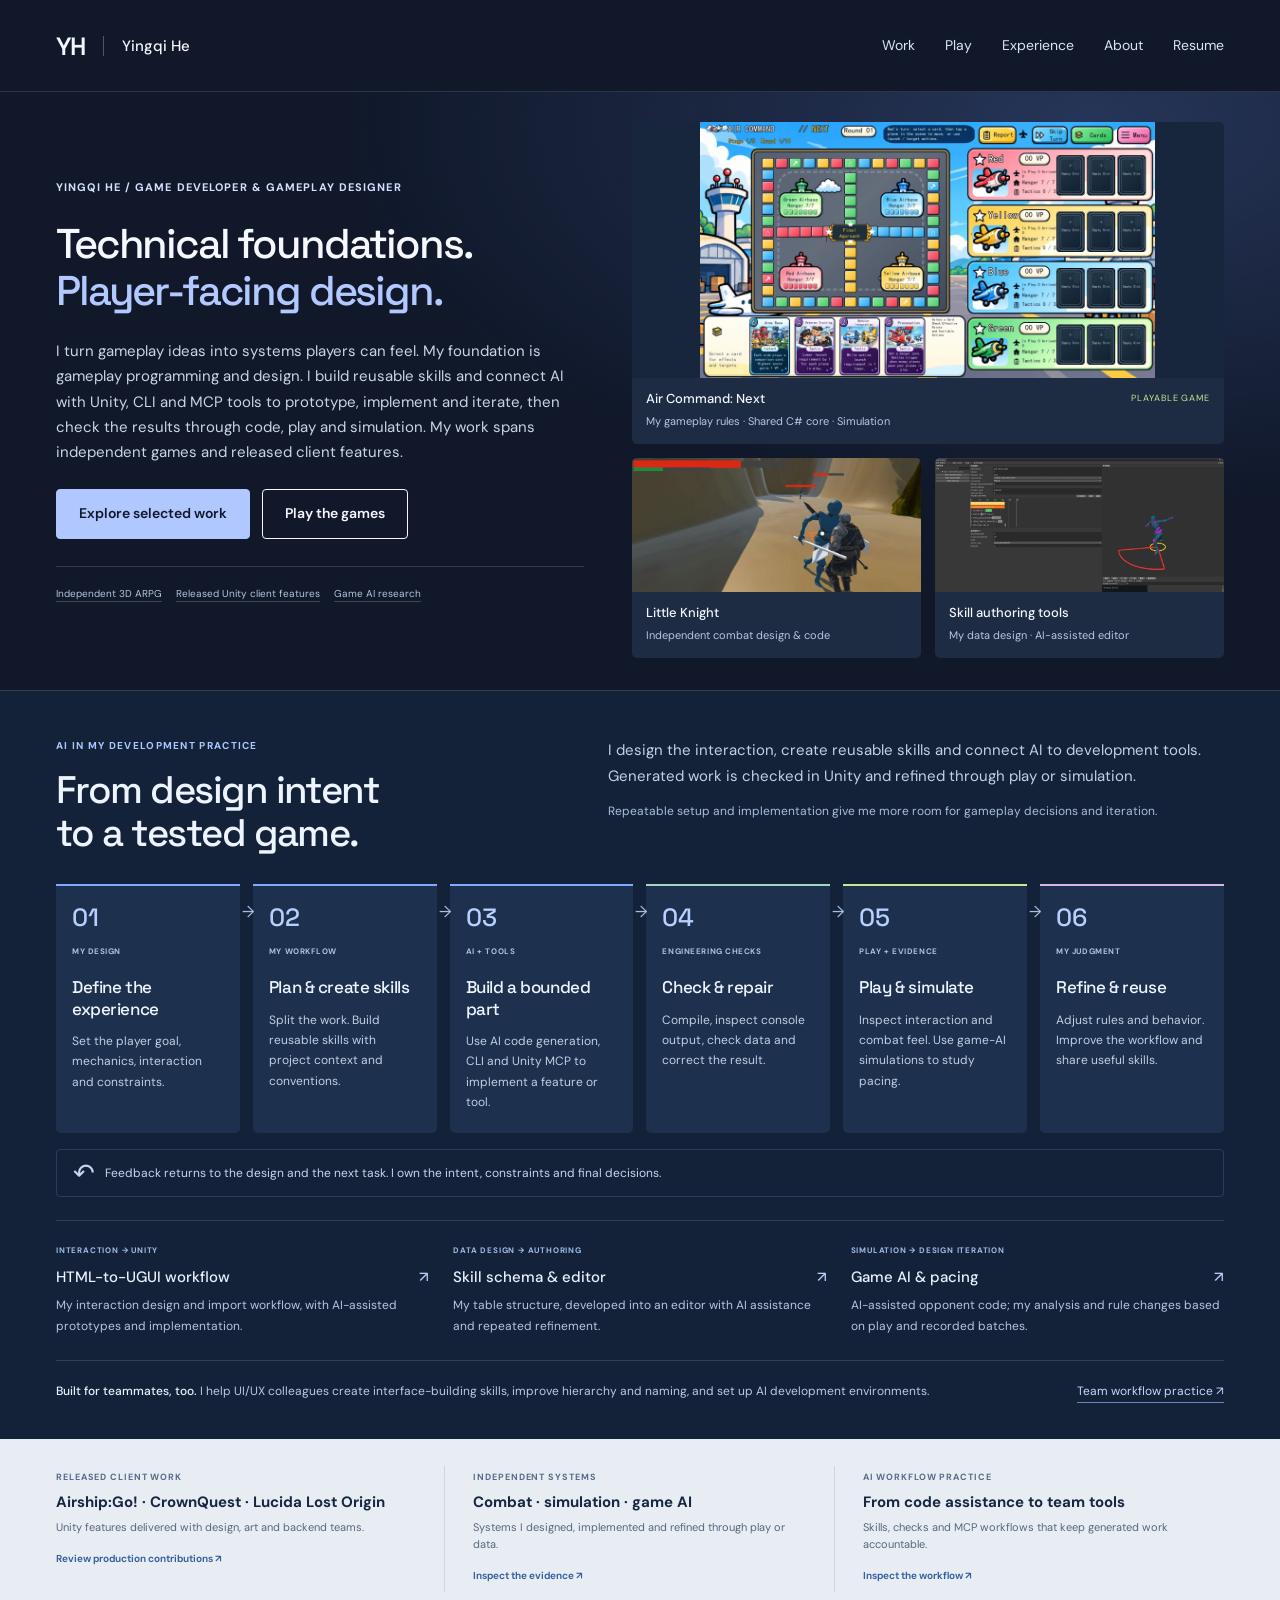
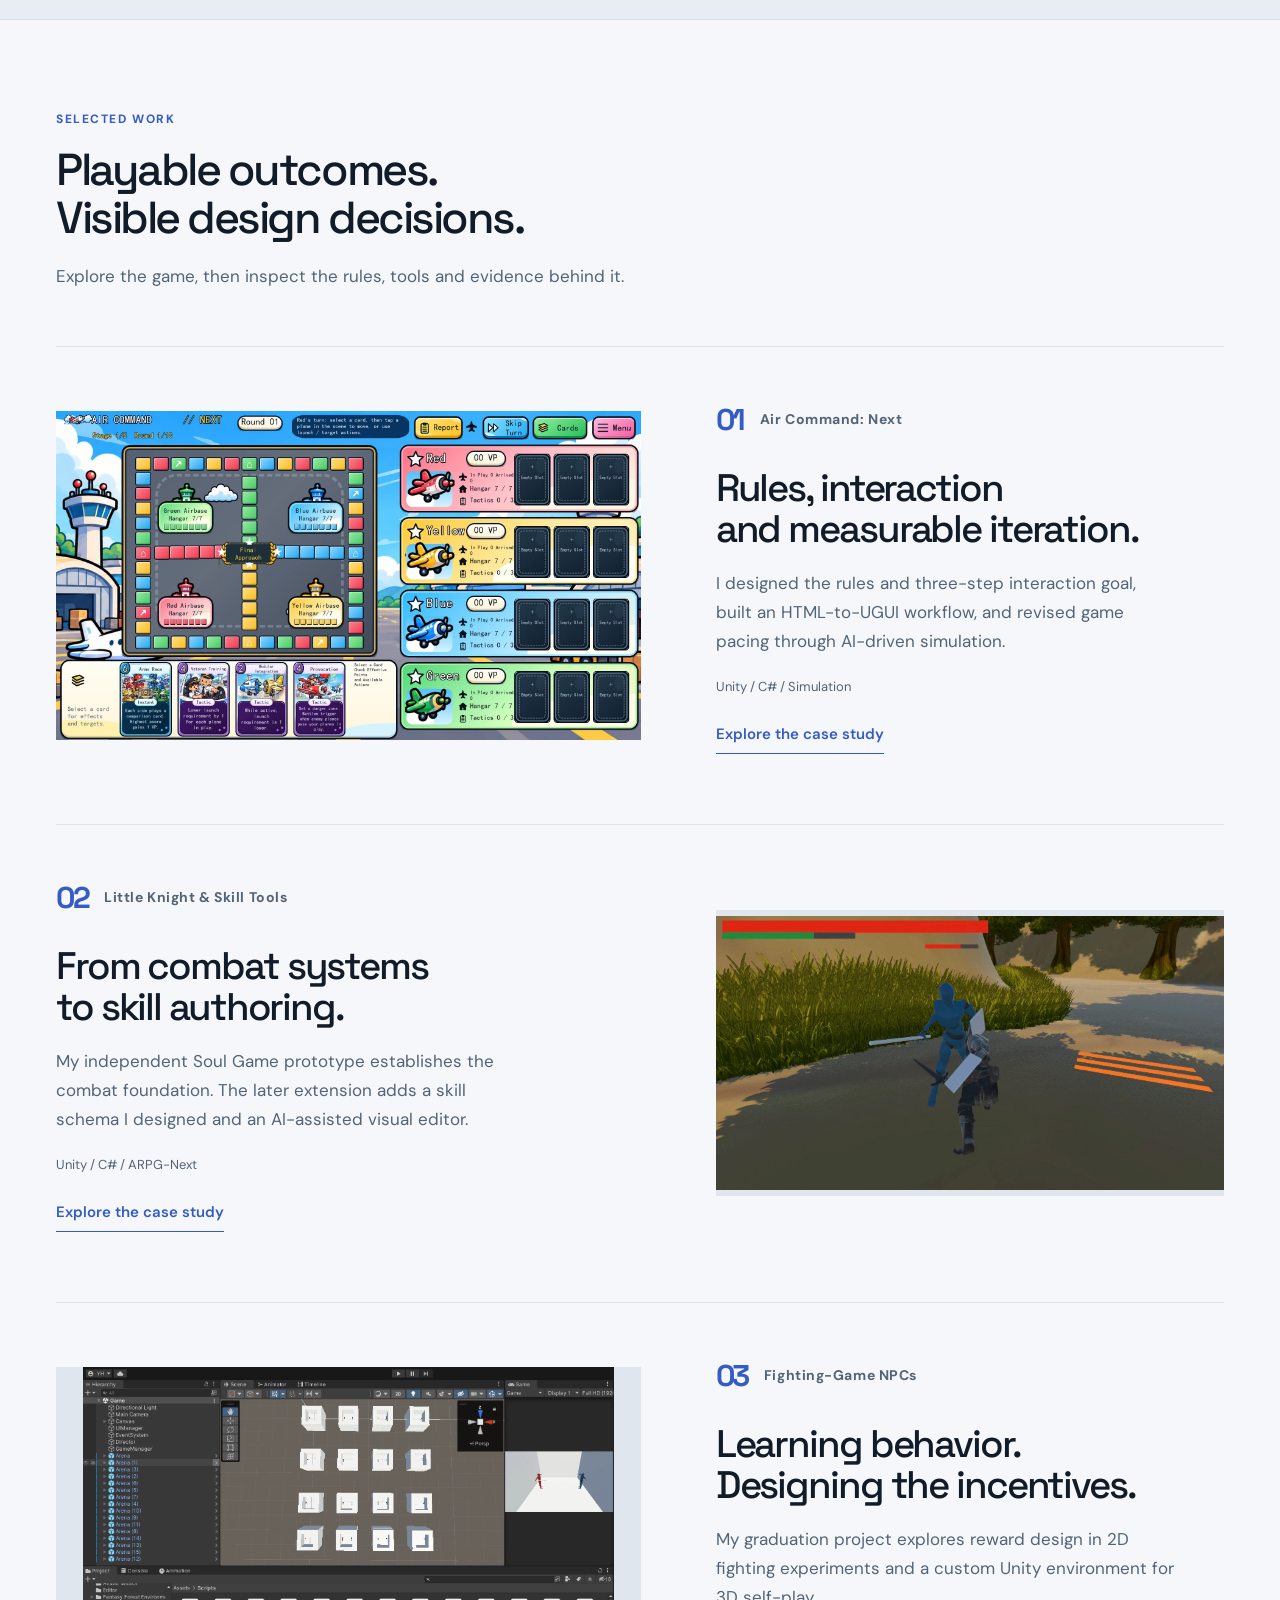
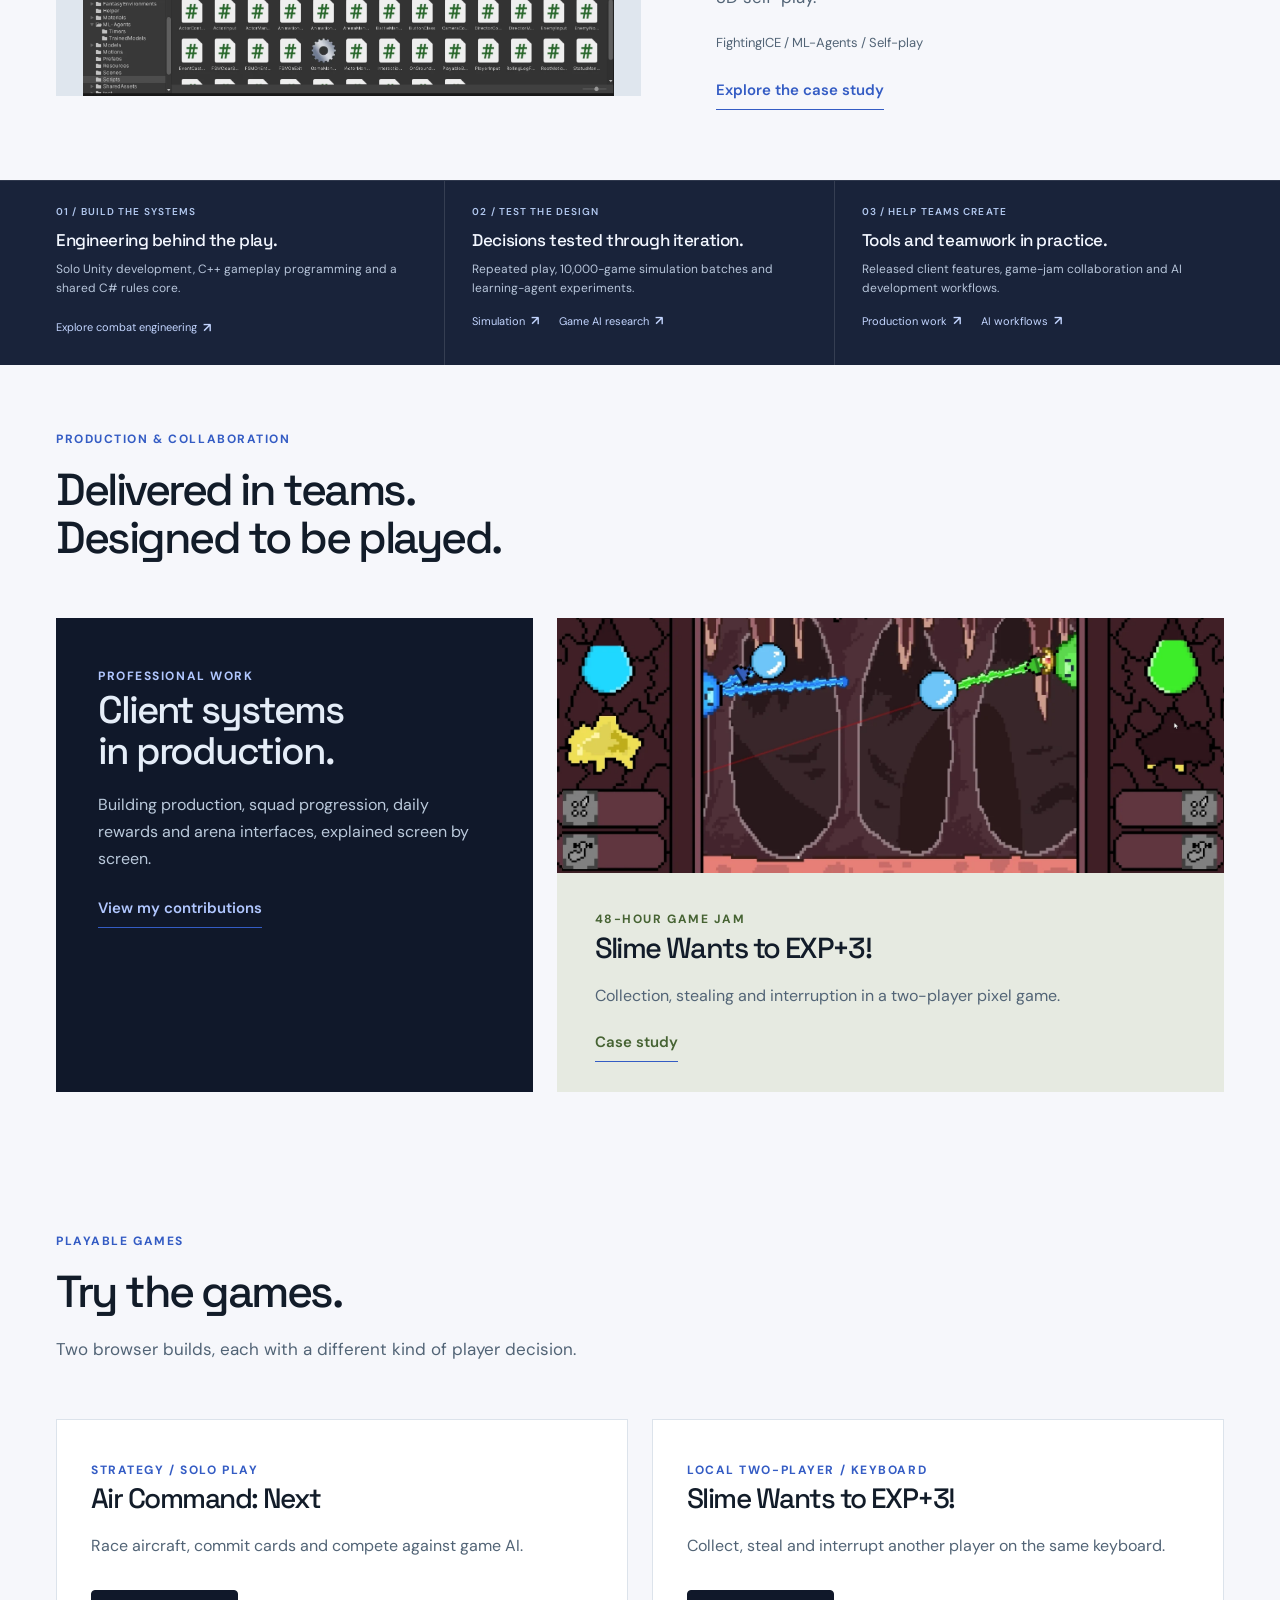
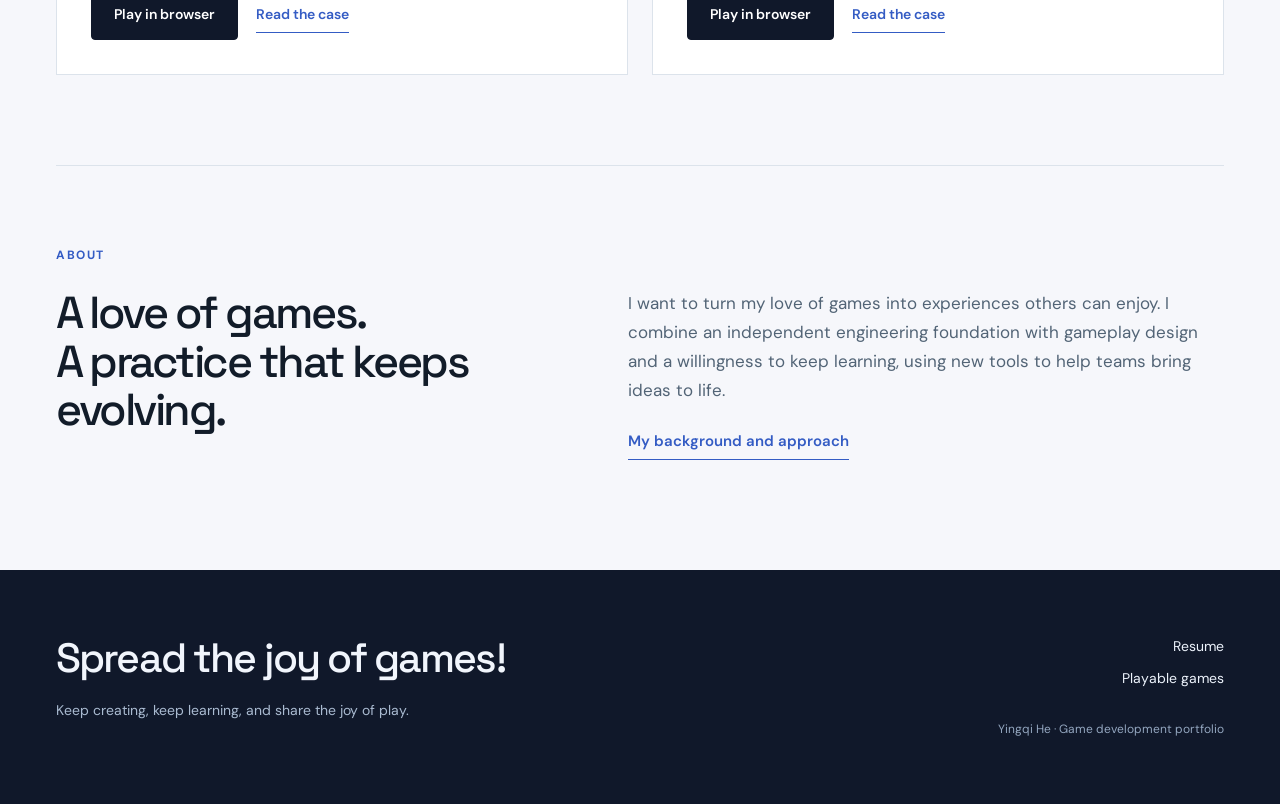
<file: index.html>
<!doctype html>
<html lang="en"><head><meta charset="utf-8"><meta name="viewport" content="width=device-width,initial-scale=1">
<title>Game Development Portfolio · Yingqi He</title><meta name="description" content="Selected projects in gameplay systems, editor tools, game AI and professional client engineering.">
<link rel="icon" href="/favicon.svg" type="image/svg+xml"><link rel="stylesheet" href="/style.css?v=20261015a"><script src="/site.js?v=20261015a" defer></script></head>
<body><a class="skip" href="#main">Skip to content</a><header class="nav"><a class="wordmark" href="/" aria-label="Yingqi He home">YH<span>Yingqi He</span></a><nav aria-label="Main navigation"><a href="/#work">Work</a><a href="/#play">Play</a><a href="/experience/">Experience</a><a href="/about/">About</a><a href="/resume/">Resume</a></nav></header>
<main id="main"><section class="hero hero-v2 hero-pitch"><div class="hero-copy"><p class="eyebrow">YINGQI HE / GAME DEVELOPER &amp; GAMEPLAY DESIGNER</p><h1>Technical foundations.<br><span>Player-facing design.</span></h1><p class="intro">I turn gameplay ideas into systems players can feel. My foundation is gameplay programming and design. I build reusable skills and connect AI with Unity, CLI and MCP tools to prototype, implement and iterate, then check the results through code, play and simulation. My work spans independent games and released client features.</p><div class="actions"><a class="button primary" href="#work" >Explore selected work</a><a class="button " href="#play" >Play the games</a></div><div class="hero-evidence" aria-label="Experience highlights"><a href="/projects/arpg-next/#original-development">Independent 3D ARPG</a><a href="/experience/">Released Unity client features</a><a href="/projects/npc-reinforcement-learning/">Game AI research</a></div></div><div class="hero-mosaic"><a class="mosaic-main" href="/projects/air-command-next/"><div class="mosaic-visual"><img class="" src="/assets/air-hud-en.webp" alt="Air Command Next: English Unity interface for my gameplay rules and shared C# core" loading="eager" decoding="async"></div><div class="mosaic-caption"><div class="mosaic-heading"><strong>Air Command: Next</strong><small>PLAYABLE GAME</small></div><p>My gameplay rules · Shared C# core · Simulation</p></div></a><a class="mosaic-small" href="/projects/arpg-next/#combat"><div class="mosaic-visual"><img class="" src="/assets/knight-2.webp" alt="Little Knight: independently designed and programmed combat" loading="eager" decoding="async"></div><div class="mosaic-caption"><strong>Little Knight</strong><p>Independent combat design &amp; code</p></div></a><a class="mosaic-small editor-mosaic" href="/projects/arpg-next/#editor"><div class="mosaic-visual"><img class="" src="/assets/skill-editor.webp" alt="My skill-data design with an AI-assisted editor implementation" loading="eager" decoding="async"></div><div class="mosaic-caption"><strong>Skill authoring tools</strong><p>My data design · AI-assisted editor</p></div></a></div></section>
<section class="home-ai-workflow" id="ai-workflow" aria-labelledby="home-ai-title"><div class="wrap"><div class="home-ai-heading"><div><p class="eyebrow">AI IN MY DEVELOPMENT PRACTICE</p><h2 id="home-ai-title">From design intent<br>to a tested game.</h2></div><div><p>I design the interaction, create reusable skills and connect AI to development tools. Generated work is checked in Unity and refined through play or simulation.</p><p class="home-ai-purpose">Repeatable setup and implementation give me more room for gameplay decisions and iteration.</p></div></div><ol class="home-ai-chain"><li><span class="home-ai-number">01</span><span class="home-ai-owner">MY DESIGN</span><h3>Define the experience</h3><p>Set the player goal, mechanics, interaction and constraints.</p></li><li><span class="home-ai-number">02</span><span class="home-ai-owner">MY WORKFLOW</span><h3>Plan &amp; create skills</h3><p>Split the work. Build reusable skills with project context and conventions.</p></li><li><span class="home-ai-number">03</span><span class="home-ai-owner">AI + TOOLS</span><h3>Build a bounded part</h3><p>Use AI code generation, CLI and Unity MCP to implement a feature or tool.</p></li><li><span class="home-ai-number">04</span><span class="home-ai-owner">ENGINEERING CHECKS</span><h3>Check &amp; repair</h3><p>Compile, inspect console output, check data and correct the result.</p></li><li><span class="home-ai-number">05</span><span class="home-ai-owner">PLAY + EVIDENCE</span><h3>Play &amp; simulate</h3><p>Inspect interaction and combat feel. Use game-AI simulations to study pacing.</p></li><li><span class="home-ai-number">06</span><span class="home-ai-owner">MY JUDGMENT</span><h3>Refine &amp; reuse</h3><p>Adjust rules and behavior. Improve the workflow and share useful skills.</p></li></ol><div class="home-ai-feedback"><span aria-hidden="true">↶</span><p>Feedback returns to the design and the next task. I own the intent, constraints and final decisions.</p></div><div class="home-ai-evidence" aria-label="AI workflow examples"><a href="/projects/air-command-next/#workflow"><span>INTERACTION → UNITY</span><strong>HTML-to-UGUI workflow <i aria-hidden="true">↗</i></strong><p>My interaction design and import workflow, with AI-assisted prototypes and implementation.</p></a><a href="/projects/arpg-next/#editor"><span>DATA DESIGN → AUTHORING</span><strong>Skill schema &amp; editor <i aria-hidden="true">↗</i></strong><p>My table structure, developed into an editor with AI assistance and repeated refinement.</p></a><a href="/projects/air-command-next/#simulation"><span>SIMULATION → DESIGN ITERATION</span><strong>Game AI &amp; pacing <i aria-hidden="true">↗</i></strong><p>AI-assisted opponent code; my analysis and rule changes based on play and recorded batches.</p></a></div><div class="home-ai-team"><p><strong>Built for teammates, too.</strong> I help UI/UX colleagues create interface-building skills, improve hierarchy and naming, and set up AI development environments.</p><a href="/experience/#working-practice">Team workflow practice <span aria-hidden="true">↗</span></a></div></div></section>
<section class="outcome-strip" aria-label="Selected outcomes"><div><span>RELEASED CLIENT WORK</span><strong>Airship:Go! · CrownQuest · Lucida Lost Origin</strong><p>Unity features delivered with design, art and backend teams.</p><a href="/experience/">Review production contributions ↗</a></div><div><span>INDEPENDENT SYSTEMS</span><strong>Combat · simulation · game AI</strong><p>Systems I designed, implemented and refined through play or data.</p><a href="#work">Inspect the evidence ↗</a></div><div><span>AI WORKFLOW PRACTICE</span><strong>From code assistance to team tools</strong><p>Skills, checks and MCP workflows that keep generated work accountable.</p><a href="#ai-workflow">Inspect the workflow ↗</a></div></section>
<section class="selected wrap" id="work"><div class="section-title"><p class="eyebrow">SELECTED WORK</p><h2>Playable outcomes.<br>Visible design decisions.</h2><p>Explore the game, then inspect the rules, tools and evidence behind it.</p></div><article class="project-row"><a class="project-image" href="/projects/air-command-next/"><img class="" src="/assets/air-hud-en.webp" alt="Formal English Unity interface for Air Command Next" loading="lazy" decoding="async"></a><div class="project-copy"><p class="eyebrow"><span>01</span> Air Command: Next</p><h3>Rules, interaction<br>and measurable iteration.</h3><p>I designed the rules and three-step interaction goal, built an HTML-to-UGUI workflow, and revised game pacing through AI-driven simulation.</p><p class="tech">Unity / C# / Simulation</p><a class="text-link" href="/projects/air-command-next/">Explore the case study</a></div></article><article class="project-row"><a class="project-image" href="/projects/arpg-next/"><img class="" src="/assets/knight-1.webp" alt="Little Knight solo ARPG gameplay" loading="lazy" decoding="async"></a><div class="project-copy"><p class="eyebrow"><span>02</span> Little Knight & Skill Tools</p><h3>From combat systems<br>to skill authoring.</h3><p>My independent Soul Game prototype establishes the combat foundation. The later extension adds a skill schema I designed and an AI-assisted visual editor.</p><p class="tech">Unity / C# / ARPG-Next</p><a class="text-link" href="/projects/arpg-next/">Explore the case study</a></div></article><article class="project-row"><a class="project-image" href="/projects/npc-reinforcement-learning/"><img class="" src="/assets/rl-environment.webp" alt="Unity environment with parallel training arenas" loading="lazy" decoding="async"></a><div class="project-copy"><p class="eyebrow"><span>03</span> Fighting-Game NPCs</p><h3>Learning behavior.<br>Designing the incentives.</h3><p>My graduation project explores reward design in 2D fighting experiments and a custom Unity environment for 3D self-play.</p><p class="tech">FightingICE / ML-Agents / Self-play</p><a class="text-link" href="/projects/npc-reinforcement-learning/">Explore the case study</a></div></article></section>
<div class="strength-band evidence-band"><article><span class="eyebrow">01 / BUILD THE SYSTEMS</span><h2>Engineering behind the play.</h2><p>Solo Unity development, C++ gameplay programming and a shared C# rules core.</p><a href="/projects/arpg-next/#poise">Explore combat engineering <span aria-hidden="true">↗</span></a></article><article><span class="eyebrow">02 / TEST THE DESIGN</span><h2>Decisions tested through iteration.</h2><p>Repeated play, 10,000-game simulation batches and learning-agent experiments.</p><div class="evidence-links"><a href="/projects/air-command-next/#simulation">Simulation <span aria-hidden="true">↗</span></a><a href="/projects/npc-reinforcement-learning/">Game AI research <span aria-hidden="true">↗</span></a></div></article><article><span class="eyebrow">03 / HELP TEAMS CREATE</span><h2>Tools and teamwork in practice.</h2><p>Released client features, game-jam collaboration and AI development workflows.</p><div class="evidence-links"><a href="/experience/">Production work <span aria-hidden="true">↗</span></a><a href="/about/#ai-timeline">AI workflows <span aria-hidden="true">↗</span></a></div></article></div>
<section class="more wrap"><div class="section-title"><p class="eyebrow">PRODUCTION &amp; COLLABORATION</p><h2>Delivered in teams.<br>Designed to be played.</h2></div><div class="more-grid"><a class="more-item" href="/experience/"><span class="eyebrow">PROFESSIONAL WORK</span><h3>Client systems<br>in production.</h3><p>Building production, squad progression, daily rewards and arena interfaces, explained screen by screen.</p><span class="text-link">View my contributions</span></a><div class="more-item slime-item"><img class="" src="/assets/slime.webp" alt="Two slimes compete for water droplets" loading="lazy" decoding="async"><div><span class="eyebrow">48-HOUR GAME JAM</span><h3>Slime Wants to EXP+3!</h3><p>Collection, stealing and interruption in a two-player pixel game.</p><div class="slime-links"><a class="text-link" href="/projects/slime-exp3/">Case study</a></div></div></div></div></section>
<section class="play-section wrap" id="play"><div class="section-title"><p class="eyebrow">PLAYABLE GAMES</p><h2>Try the games.</h2><p>Two browser builds, each with a different kind of player decision.</p></div><div class="play-grid"><article><span class="eyebrow">STRATEGY / SOLO PLAY</span><h3>Air Command: Next</h3><p>Race aircraft, commit cards and compete against game AI.</p><a class="button primary" href="https://taiga-game.itch.io/air-command" target="_blank" rel="noopener">Play in browser</a><a class="text-link" href="/projects/air-command-next/">Read the case</a></article><article><span class="eyebrow">LOCAL TWO-PLAYER / KEYBOARD</span><h3>Slime Wants to EXP+3!</h3><p>Collect, steal and interrupt another player on the same keyboard.</p><a class="button primary" href="https://taiga-game.itch.io/slime" target="_blank" rel="noopener">Play in browser</a><a class="text-link" href="/projects/slime-exp3/">Read the case</a></article></div></section>
<section class="about-strip wrap"><p class="eyebrow">ABOUT</p><h2>A love of games.<br>A practice that keeps evolving.</h2><div><p>I want to turn my love of games into experiences others can enjoy. I combine an independent engineering foundation with gameplay design and a willingness to keep learning, using new tools to help teams bring ideas to life.</p><a class="text-link" href="/about/">My background and approach</a></div></section></main>
<footer><div><p class="footer-philosophy">Spread the joy of games!</p><p class="footer-belief">Keep creating, keep learning, and share the joy of play.</p></div><div class="footer-right"><a href="/resume/">Resume</a><a href="/#play">Playable games</a><span>Yingqi He · Game development portfolio</span></div></footer>
<dialog id="image-viewer" aria-label="Image preview"><button class="close" aria-label="Close image preview">Close</button><img alt=""><p></p></dialog></body></html>
</file>
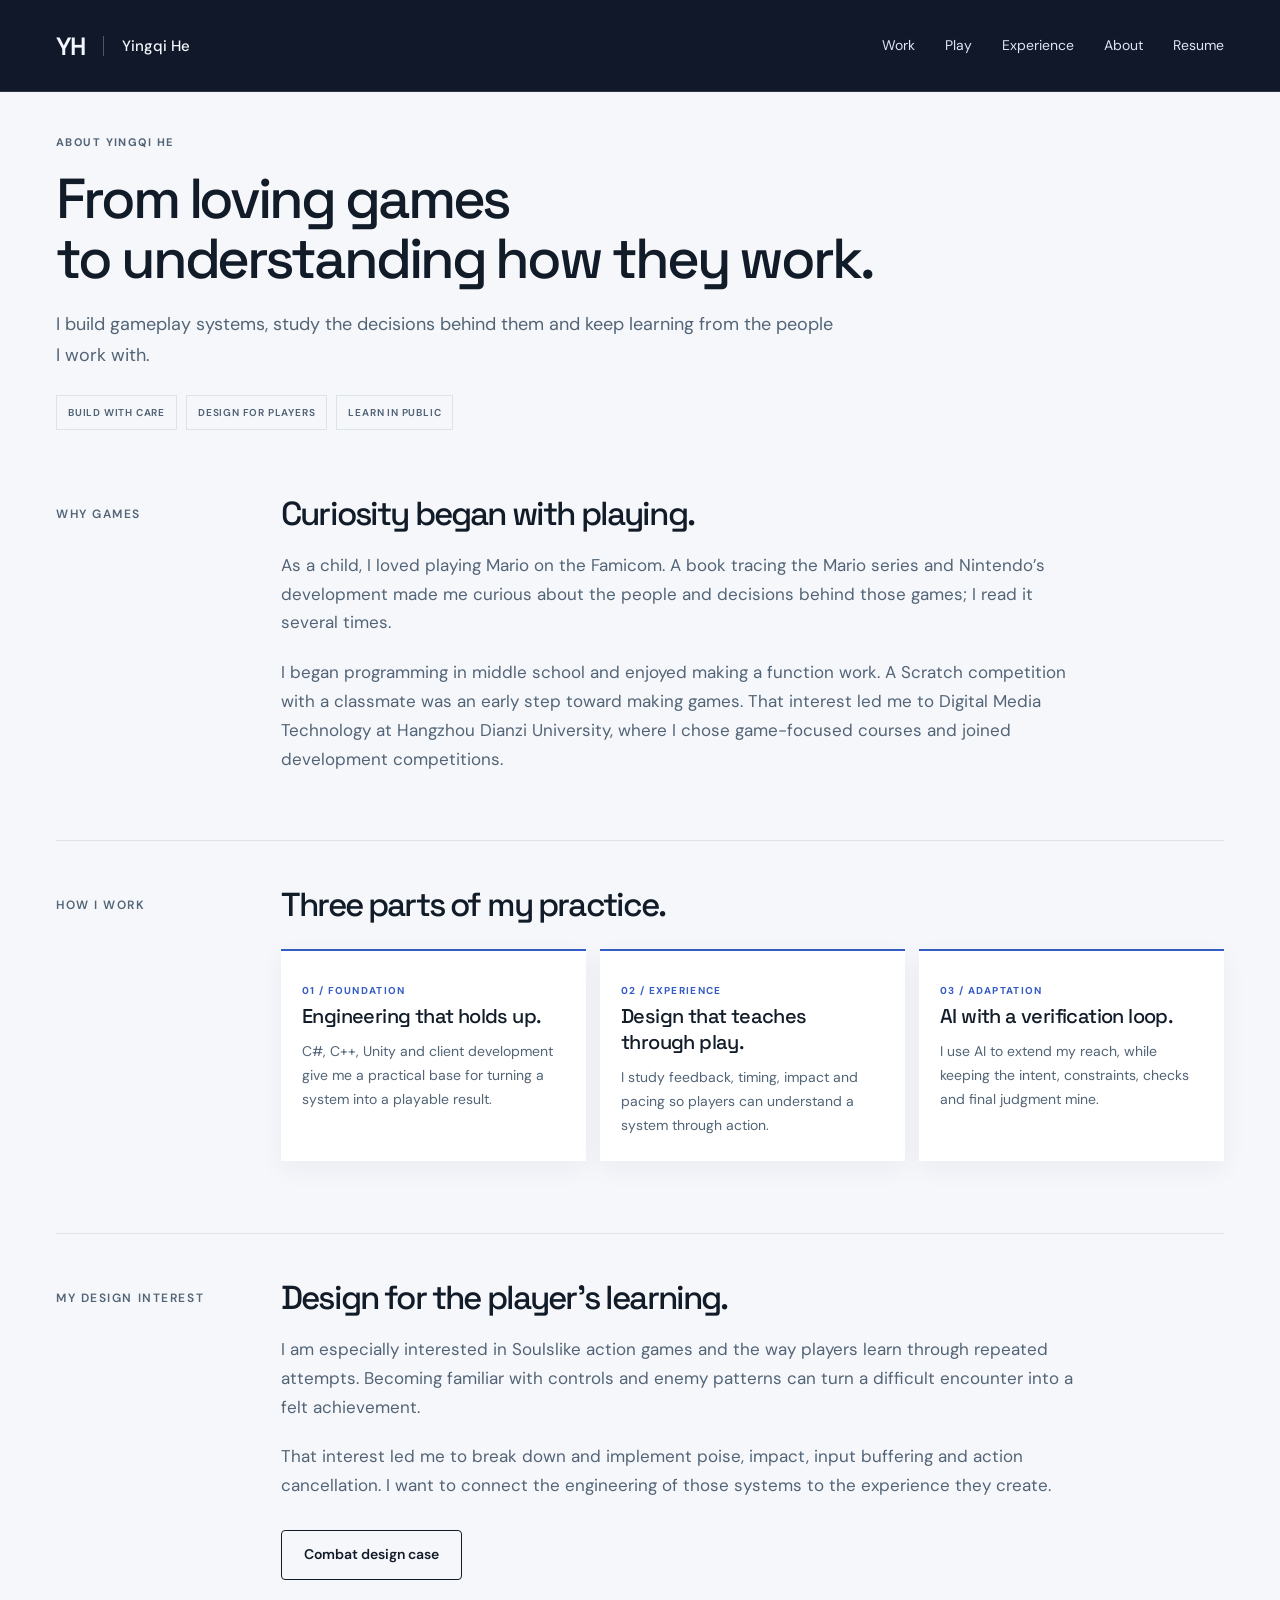
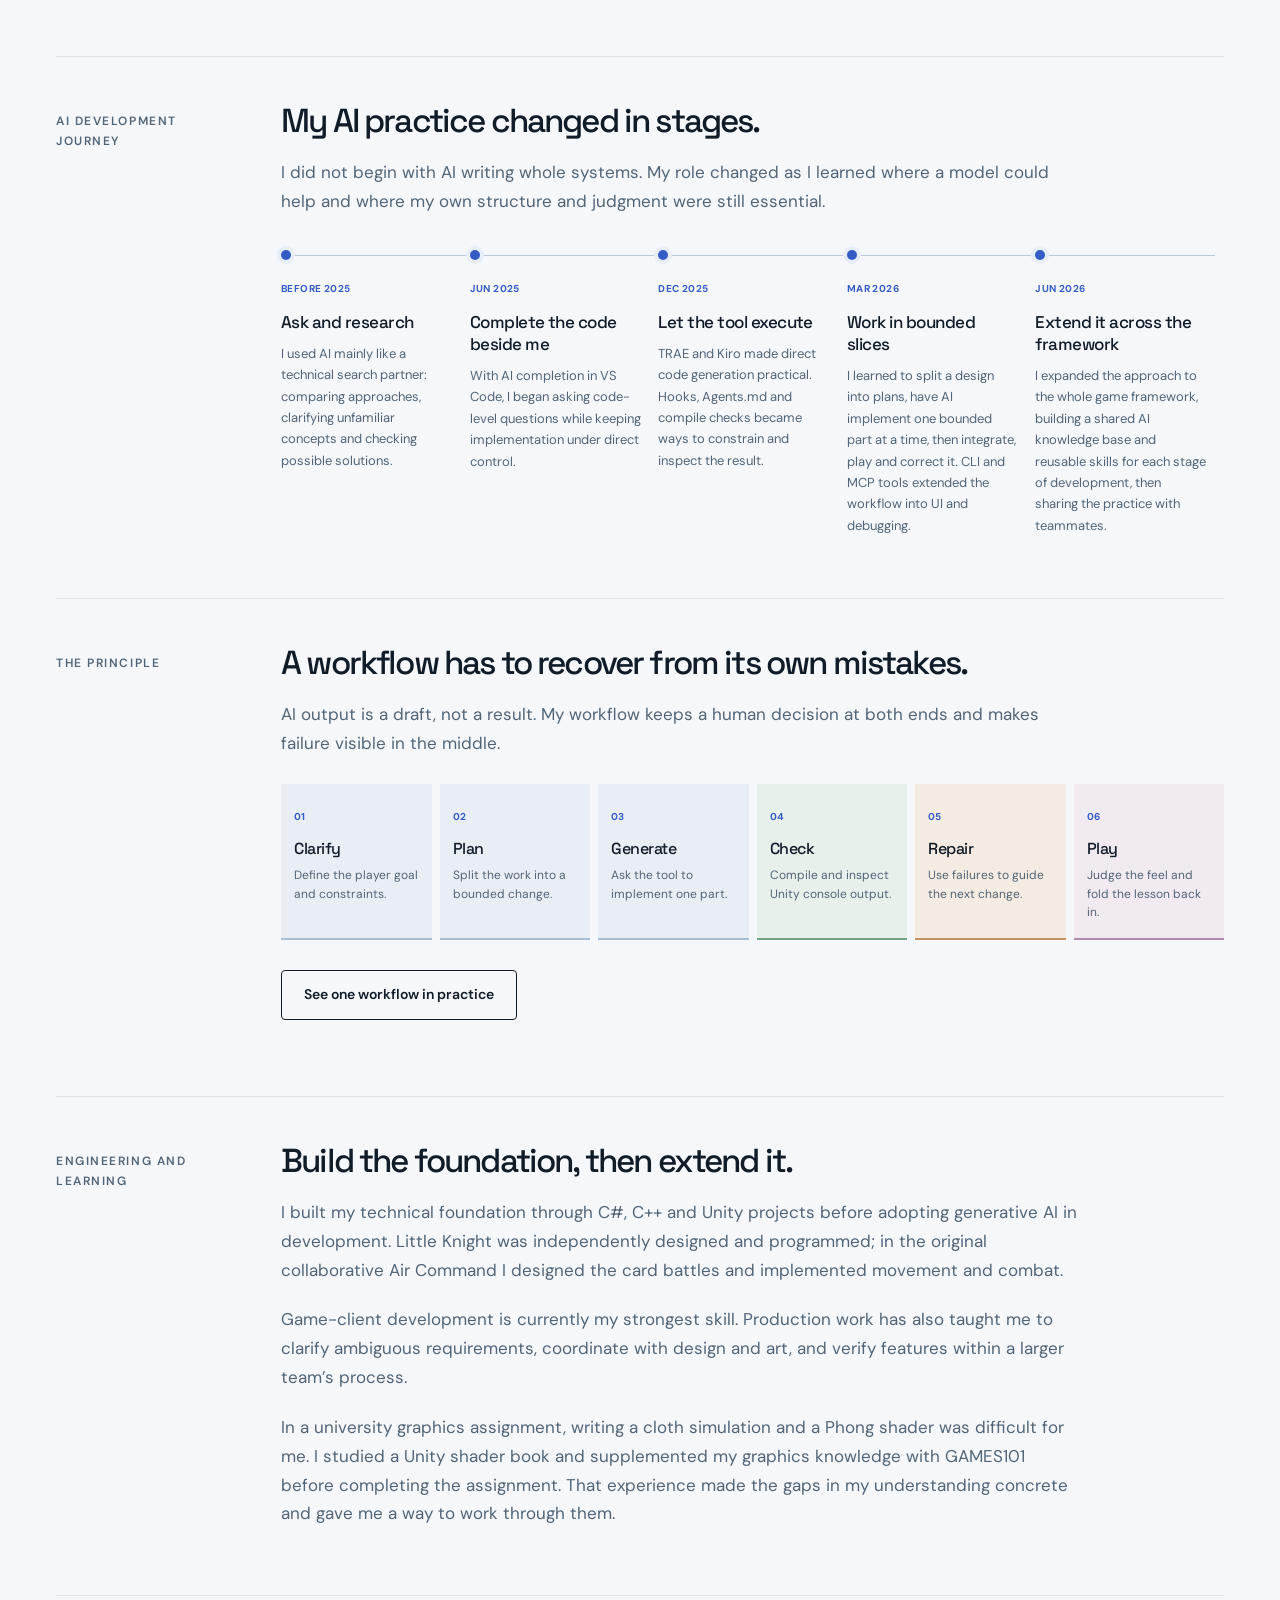
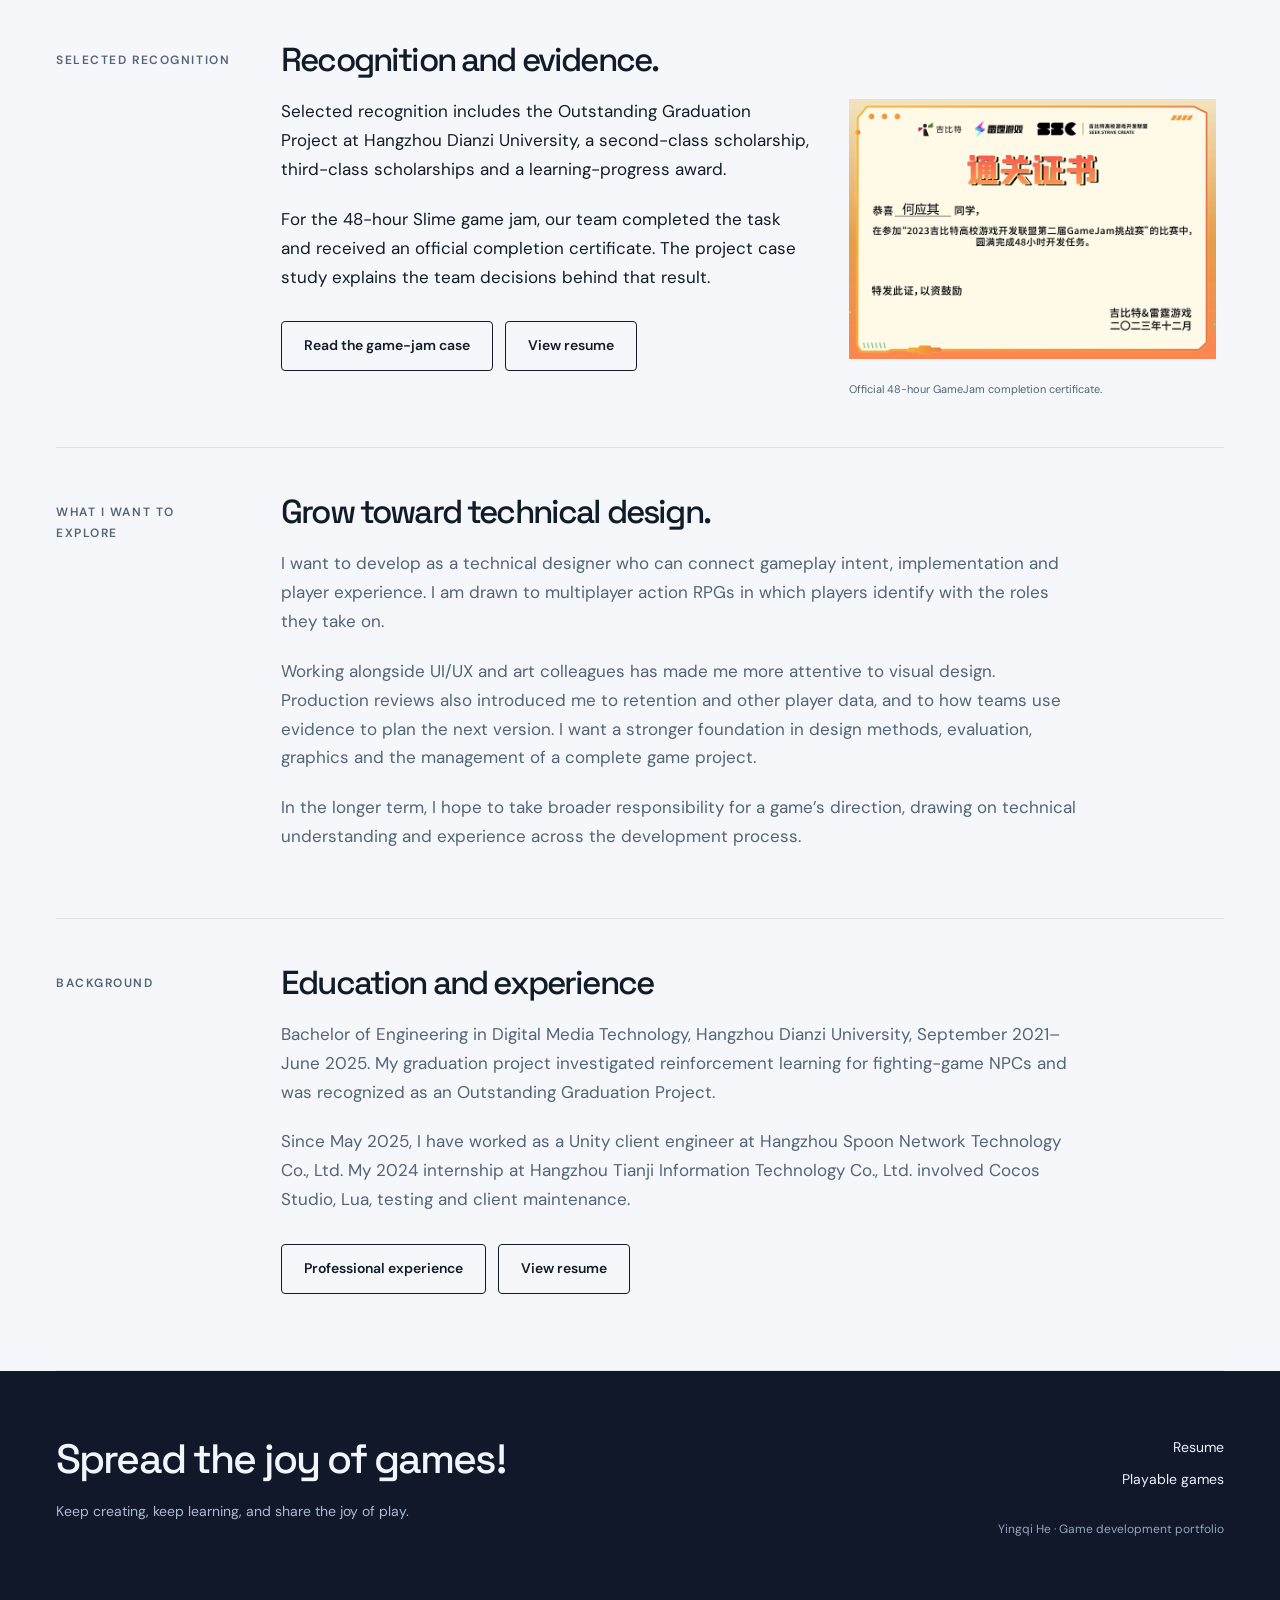
<file: about/index.html>
<!doctype html>
<html lang="en"><head><meta charset="utf-8"><meta name="viewport" content="width=device-width,initial-scale=1">
<title>About · Yingqi He</title><meta name="description" content="A game developer and designer with independent engineering foundations, team experience and evolving AI development workflows.">
<link rel="icon" href="/favicon.svg" type="image/svg+xml"><link rel="stylesheet" href="/style.css?v=20261015a"><script src="/site.js?v=20261015a" defer></script></head>
<body><a class="skip" href="#main">Skip to content</a><header class="nav"><a class="wordmark" href="/" aria-label="Yingqi He home">YH<span>Yingqi He</span></a><nav aria-label="Main navigation"><a href="/#work">Work</a><a href="/#play">Play</a><a href="/experience/">Experience</a><a href="/about/">About</a><a href="/resume/">Resume</a></nav></header>
<main id="main"><div class="wrap"><div class="about-top"><p class="eyebrow">ABOUT YINGQI HE</p><h1>From loving games<br>to understanding how they work.</h1><p>I build gameplay systems, study the decisions behind them and keep learning from the people I work with.</p><div class="about-principles"><span>BUILD WITH CARE</span><span>DESIGN FOR PLAYERS</span><span>LEARN IN PUBLIC</span></div></div><section class="case-section" id="motivation"><div class="section-label">WHY GAMES</div><div class="section-body"><h2>Curiosity began with playing.</h2><p>As a child, I loved playing Mario on the Famicom. A book tracing the Mario series and Nintendo’s development made me curious about the people and decisions behind those games; I read it several times.</p><p>I began programming in middle school and enjoyed making a function work. A Scratch competition with a classmate was an early step toward making games. That interest led me to Digital Media Technology at Hangzhou Dianzi University, where I chose game-focused courses and joined development competitions.</p></div></section><section class="case-section" id="practice"><div class="section-label">HOW I WORK</div><div class="section-body"><h2>Three parts of my practice.</h2><div class="about-capabilities"><article><span class="eyebrow">01 / FOUNDATION</span><h3>Engineering that holds up.</h3><p>C#, C++, Unity and client development give me a practical base for turning a system into a playable result.</p></article><article><span class="eyebrow">02 / EXPERIENCE</span><h3>Design that teaches through play.</h3><p>I study feedback, timing, impact and pacing so players can understand a system through action.</p></article><article><span class="eyebrow">03 / ADAPTATION</span><h3>AI with a verification loop.</h3><p>I use AI to extend my reach, while keeping the intent, constraints, checks and final judgment mine.</p></article></div></div></section><section class="case-section" id="design"><div class="section-label">MY DESIGN INTEREST</div><div class="section-body"><h2>Design for the player’s learning.</h2><p>I am especially interested in Soulslike action games and the way players learn through repeated attempts. Becoming familiar with controls and enemy patterns can turn a difficult encounter into a felt achievement.</p><p>That interest led me to break down and implement poise, impact, input buffering and action cancellation. I want to connect the engineering of those systems to the experience they create.</p><div class="actions"><a class="button " href="/projects/arpg-next/#design-intent" >Combat design case</a></div></div></section><section class="case-section" id="ai-timeline"><div class="section-label">AI DEVELOPMENT JOURNEY</div><div class="section-body"><h2>My AI practice changed in stages.</h2><p>I did not begin with AI writing whole systems. My role changed as I learned where a model could help and where my own structure and judgment were still essential.</p><div class="ai-timeline"><article><span>BEFORE 2025</span><h3>Ask and research</h3><p>I used AI mainly like a technical search partner: comparing approaches, clarifying unfamiliar concepts and checking possible solutions.</p></article><article><span>JUN 2025</span><h3>Complete the code beside me</h3><p>With AI completion in VS Code, I began asking code-level questions while keeping implementation under direct control.</p></article><article><span>DEC 2025</span><h3>Let the tool execute</h3><p>TRAE and Kiro made direct code generation practical. Hooks, Agents.md and compile checks became ways to constrain and inspect the result.</p></article><article><span>MAR 2026</span><h3>Work in bounded slices</h3><p>I learned to split a design into plans, have AI implement one bounded part at a time, then integrate, play and correct it. CLI and MCP tools extended the workflow into UI and debugging.</p></article><article><span>JUN 2026</span><h3>Extend it across the framework</h3><p>I expanded the approach to the whole game framework, building a shared AI knowledge base and reusable skills for each stage of development, then sharing the practice with teammates.</p></article></div></div></section><section class="case-section" id="ai-loop"><div class="section-label">THE PRINCIPLE</div><div class="section-body"><h2>A workflow has to recover from its own mistakes.</h2><p>AI output is a draft, not a result. My workflow keeps a human decision at both ends and makes failure visible in the middle.</p><div class="ai-loop"><div><span>01</span><h3>Clarify</h3><p>Define the player goal and constraints.</p></div><div><span>02</span><h3>Plan</h3><p>Split the work into a bounded change.</p></div><div><span>03</span><h3>Generate</h3><p>Ask the tool to implement one part.</p></div><div><span>04</span><h3>Check</h3><p>Compile and inspect Unity console output.</p></div><div><span>05</span><h3>Repair</h3><p>Use failures to guide the next change.</p></div><div><span>06</span><h3>Play</h3><p>Judge the feel and fold the lesson back in.</p></div></div><div class="actions"><a class="button " href="/projects/air-command-next/#workflow" >See one workflow in practice</a></div></div></section><section class="case-section" id="foundation"><div class="section-label">ENGINEERING AND LEARNING</div><div class="section-body"><h2>Build the foundation, then extend it.</h2><p>I built my technical foundation through C#, C++ and Unity projects before adopting generative AI in development. Little Knight was independently designed and programmed; in the original collaborative Air Command I designed the card battles and implemented movement and combat.</p><p>Game-client development is currently my strongest skill. Production work has also taught me to clarify ambiguous requirements, coordinate with design and art, and verify features within a larger team’s process.</p><p>In a university graphics assignment, writing a cloth simulation and a Phong shader was difficult for me. I studied a Unity shader book and supplemented my graphics knowledge with GAMES101 before completing the assignment. That experience made the gaps in my understanding concrete and gave me a way to work through them.</p></div></section><section class="case-section" id="recognition"><div class="section-label">SELECTED RECOGNITION</div><div class="section-body"><h2>Recognition and evidence.</h2><div class="recognition-grid"><div><p>Selected recognition includes the Outstanding Graduation Project at Hangzhou Dianzi University, a second-class scholarship, third-class scholarships and a learning-progress award.</p><p>For the 48-hour Slime game jam, our team completed the task and received an official completion certificate. The project case study explains the team decisions behind that result.</p><div class="actions"><a class="button " href="/projects/slime-exp3/" >Read the game-jam case</a><a class="button " href="/resume/" >View resume</a></div></div><figure class="recognition-proof"><button class="image-button" data-image="/assets/gamejam-award.webp" data-caption="Official 48-hour GameJam completion certificate." aria-label="Enlarge: Official completion certificate for the 2023 GameJam challenge"><img class="" src="/assets/gamejam-award.webp" alt="Official completion certificate for the 2023 GameJam challenge" loading="lazy" decoding="async"></button><figcaption>Official 48-hour GameJam completion certificate.</figcaption></figure></div></div></section><section class="case-section" id="direction"><div class="section-label">WHAT I WANT TO EXPLORE</div><div class="section-body"><h2>Grow toward technical design.</h2><p>I want to develop as a technical designer who can connect gameplay intent, implementation and player experience. I am drawn to multiplayer action RPGs in which players identify with the roles they take on.</p><p>Working alongside UI/UX and art colleagues has made me more attentive to visual design. Production reviews also introduced me to retention and other player data, and to how teams use evidence to plan the next version. I want a stronger foundation in design methods, evaluation, graphics and the management of a complete game project.</p><p>In the longer term, I hope to take broader responsibility for a game’s direction, drawing on technical understanding and experience across the development process.</p></div></section><section class="case-section" id="experience"><div class="section-label">BACKGROUND</div><div class="section-body"><h2>Education and experience</h2><p>Bachelor of Engineering in Digital Media Technology, Hangzhou Dianzi University, September 2021–June 2025. My graduation project investigated reinforcement learning for fighting-game NPCs and was recognized as an Outstanding Graduation Project.</p><p>Since May 2025, I have worked as a Unity client engineer at Hangzhou Spoon Network Technology Co., Ltd. My 2024 internship at Hangzhou Tianji Information Technology Co., Ltd. involved Cocos Studio, Lua, testing and client maintenance.</p><div class="actions"><a class="button " href="/experience/" >Professional experience</a><a class="button " href="/resume/" >View resume</a></div></div></section></div></main>
<footer><div><p class="footer-philosophy">Spread the joy of games!</p><p class="footer-belief">Keep creating, keep learning, and share the joy of play.</p></div><div class="footer-right"><a href="/resume/">Resume</a><a href="/#play">Playable games</a><span>Yingqi He · Game development portfolio</span></div></footer>
<dialog id="image-viewer" aria-label="Image preview"><button class="close" aria-label="Close image preview">Close</button><img alt=""><p></p></dialog></body></html>
</file>
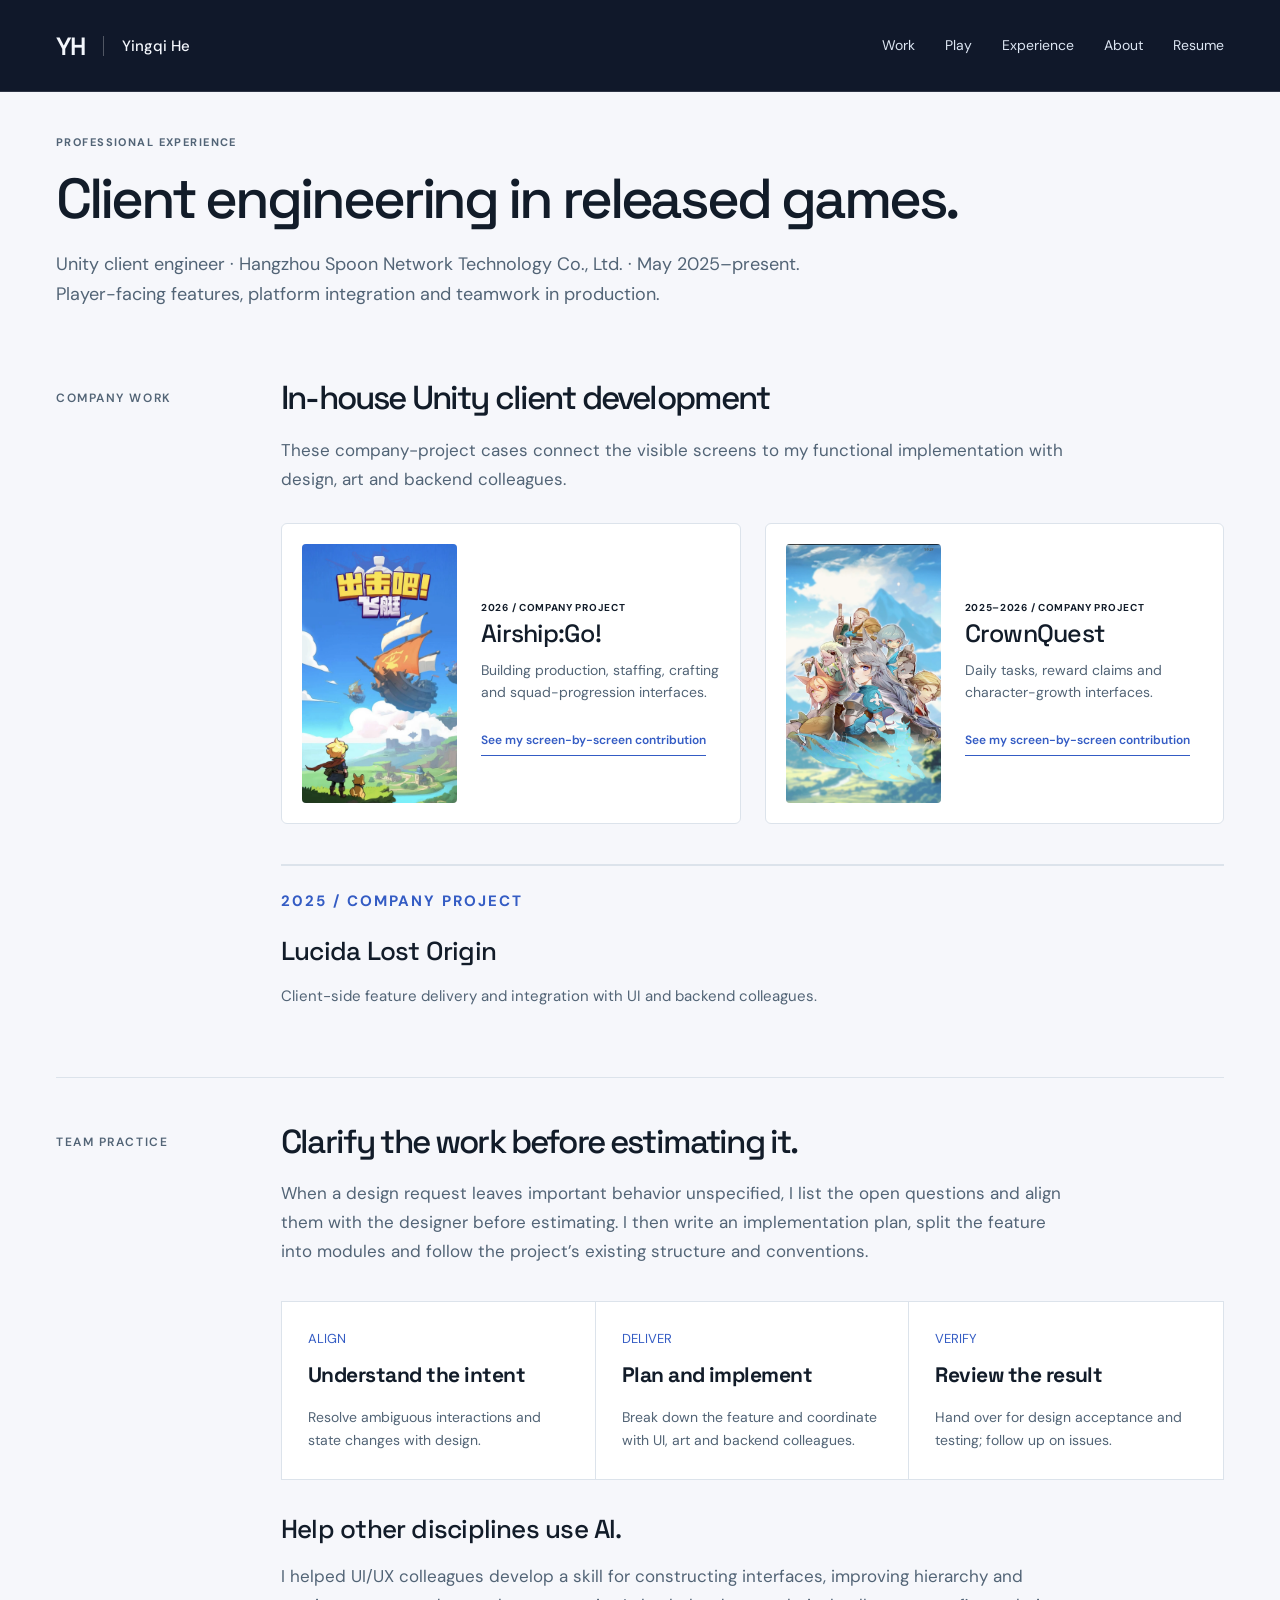
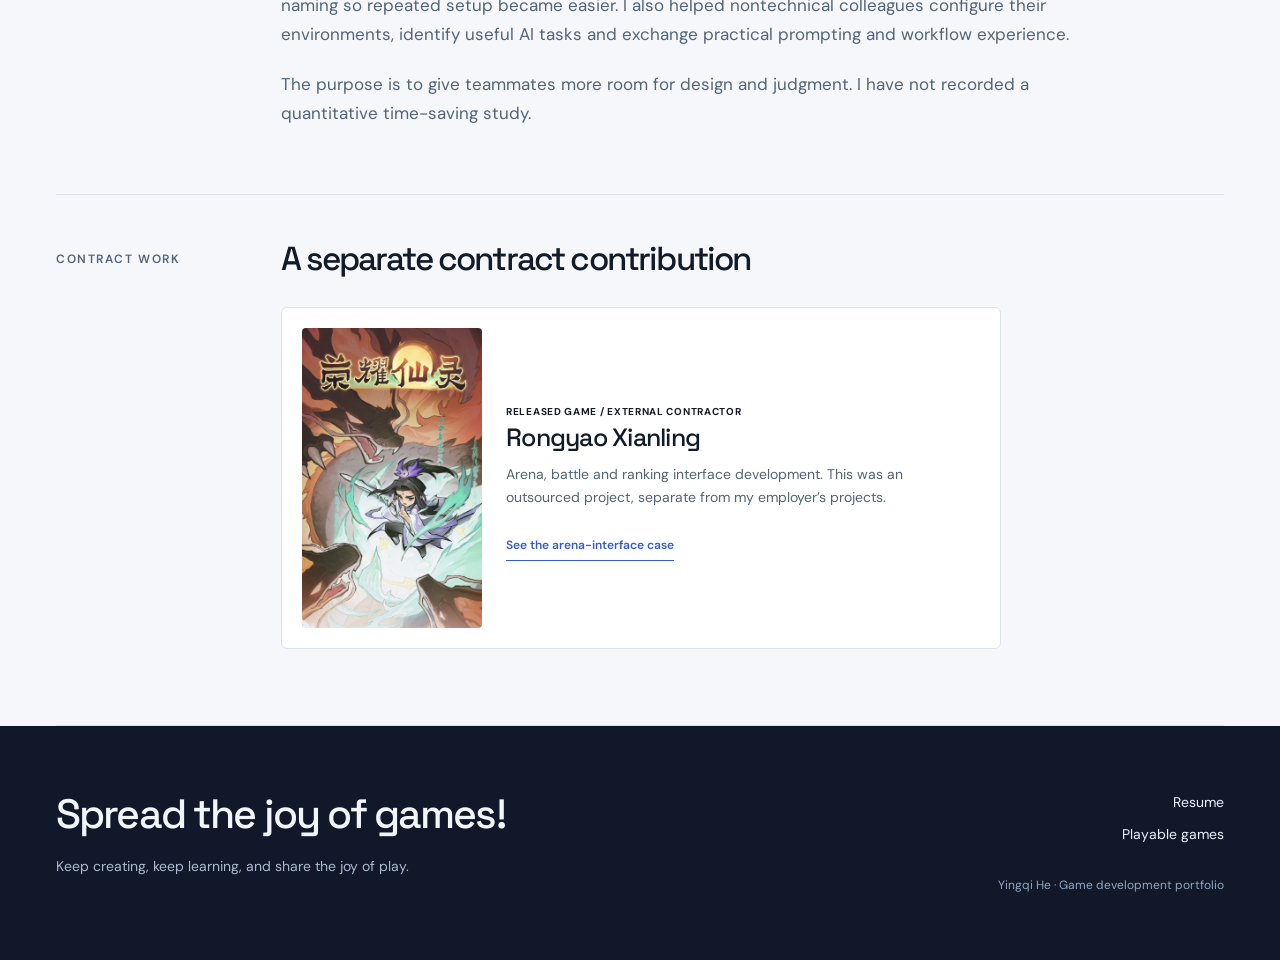
<file: experience/index.html>
<!doctype html>
<html lang="en"><head><meta charset="utf-8"><meta name="viewport" content="width=device-width,initial-scale=1">
<title>Professional Experience · Yingqi He</title><meta name="description" content="Company and contract work, with screenshots tied to specific client-development responsibilities.">
<link rel="icon" href="/favicon.svg" type="image/svg+xml"><link rel="stylesheet" href="/style.css?v=20261015a"><script src="/site.js?v=20261015a" defer></script></head>
<body><a class="skip" href="#main">Skip to content</a><header class="nav"><a class="wordmark" href="/" aria-label="Yingqi He home">YH<span>Yingqi He</span></a><nav aria-label="Main navigation"><a href="/#work">Work</a><a href="/#play">Play</a><a href="/experience/">Experience</a><a href="/about/">About</a><a href="/resume/">Resume</a></nav></header>
<main id="main"><div class="wrap"><div class="experience-top"><p class="eyebrow">PROFESSIONAL EXPERIENCE</p><h1>Client engineering in released games.</h1><p>Unity client engineer · Hangzhou Spoon Network Technology Co., Ltd. · May 2025–present.<br>Player-facing features, platform integration and teamwork in production.</p></div><section class="case-section" id="inhouse"><div class="section-label">COMPANY WORK</div><div class="section-body"><h2>In-house Unity client development</h2><p>These company-project cases connect the visible screens to my functional implementation with design, art and backend colleagues.</p><div class="work-cards"><a class="work-card" href="/experience/airship/"><div class="work-cover airship-cover"><img class="" src="/assets/airship-cover.webp" alt="Airship Go released game cover" loading="lazy" decoding="async"></div><div><span class="eyebrow">2026 / COMPANY PROJECT</span><h3>Airship:Go!</h3><p>Building production, staffing, crafting and squad-progression interfaces.</p><span class="text-link">See my screen-by-screen contribution</span></div></a><a class="work-card" href="/experience/crownquest/"><div class="work-cover crown-cover"><img class="" src="/assets/crown-cover.webp" alt="CrownQuest released game cover" loading="lazy" decoding="async"></div><div><span class="eyebrow">2025–2026 / COMPANY PROJECT</span><h3>CrownQuest</h3><p>Daily tasks, reward claims and character-growth interfaces.</p><span class="text-link">See my screen-by-screen contribution</span></div></a></div><div class="context-item lucida-entry"><p class="eyebrow">2025 / COMPANY PROJECT</p><h3>Lucida Lost Origin</h3><p>Client-side feature delivery and integration with UI and backend colleagues.</p></div></div></section><section class="case-section" id="working-practice"><div class="section-label">TEAM PRACTICE</div><div class="section-body"><h2>Clarify the work before estimating it.</h2><p>When a design request leaves important behavior unspecified, I list the open questions and align them with the designer before estimating. I then write an implementation plan, split the feature into modules and follow the project’s existing structure and conventions.</p><div class="flow"><div><span class="step">ALIGN</span><h4>Understand the intent</h4><p>Resolve ambiguous interactions and state changes with design.</p></div><div><span class="step">DELIVER</span><h4>Plan and implement</h4><p>Break down the feature and coordinate with UI, art and backend colleagues.</p></div><div><span class="step">VERIFY</span><h4>Review the result</h4><p>Hand over for design acceptance and testing; follow up on issues.</p></div></div><h3>Help other disciplines use AI.</h3><p>I helped UI/UX colleagues develop a skill for constructing interfaces, improving hierarchy and naming so repeated setup became easier. I also helped nontechnical colleagues configure their environments, identify useful AI tasks and exchange practical prompting and workflow experience.</p><p>The purpose is to give teammates more room for design and judgment. I have not recorded a quantitative time-saving study.</p></div></section><section class="case-section" id="contract"><div class="section-label">CONTRACT WORK</div><div class="section-body"><h2>A separate contract contribution</h2><div class="work-cards single"><a class="work-card" href="/experience/arena/"><div class="work-cover arena-cover"><img class="" src="/assets/arena-cover.webp" alt="Rongyao Xianling released game cover" loading="lazy" decoding="async"></div><div><span class="eyebrow">RELEASED GAME / EXTERNAL CONTRACTOR</span><h3>Rongyao Xianling</h3><p>Arena, battle and ranking interface development. This was an outsourced project, separate from my employer’s projects.</p><span class="text-link">See the arena-interface case</span></div></a></div></div></section></div></main>
<footer><div><p class="footer-philosophy">Spread the joy of games!</p><p class="footer-belief">Keep creating, keep learning, and share the joy of play.</p></div><div class="footer-right"><a href="/resume/">Resume</a><a href="/#play">Playable games</a><span>Yingqi He · Game development portfolio</span></div></footer>
<dialog id="image-viewer" aria-label="Image preview"><button class="close" aria-label="Close image preview">Close</button><img alt=""><p></p></dialog></body></html>
</file>
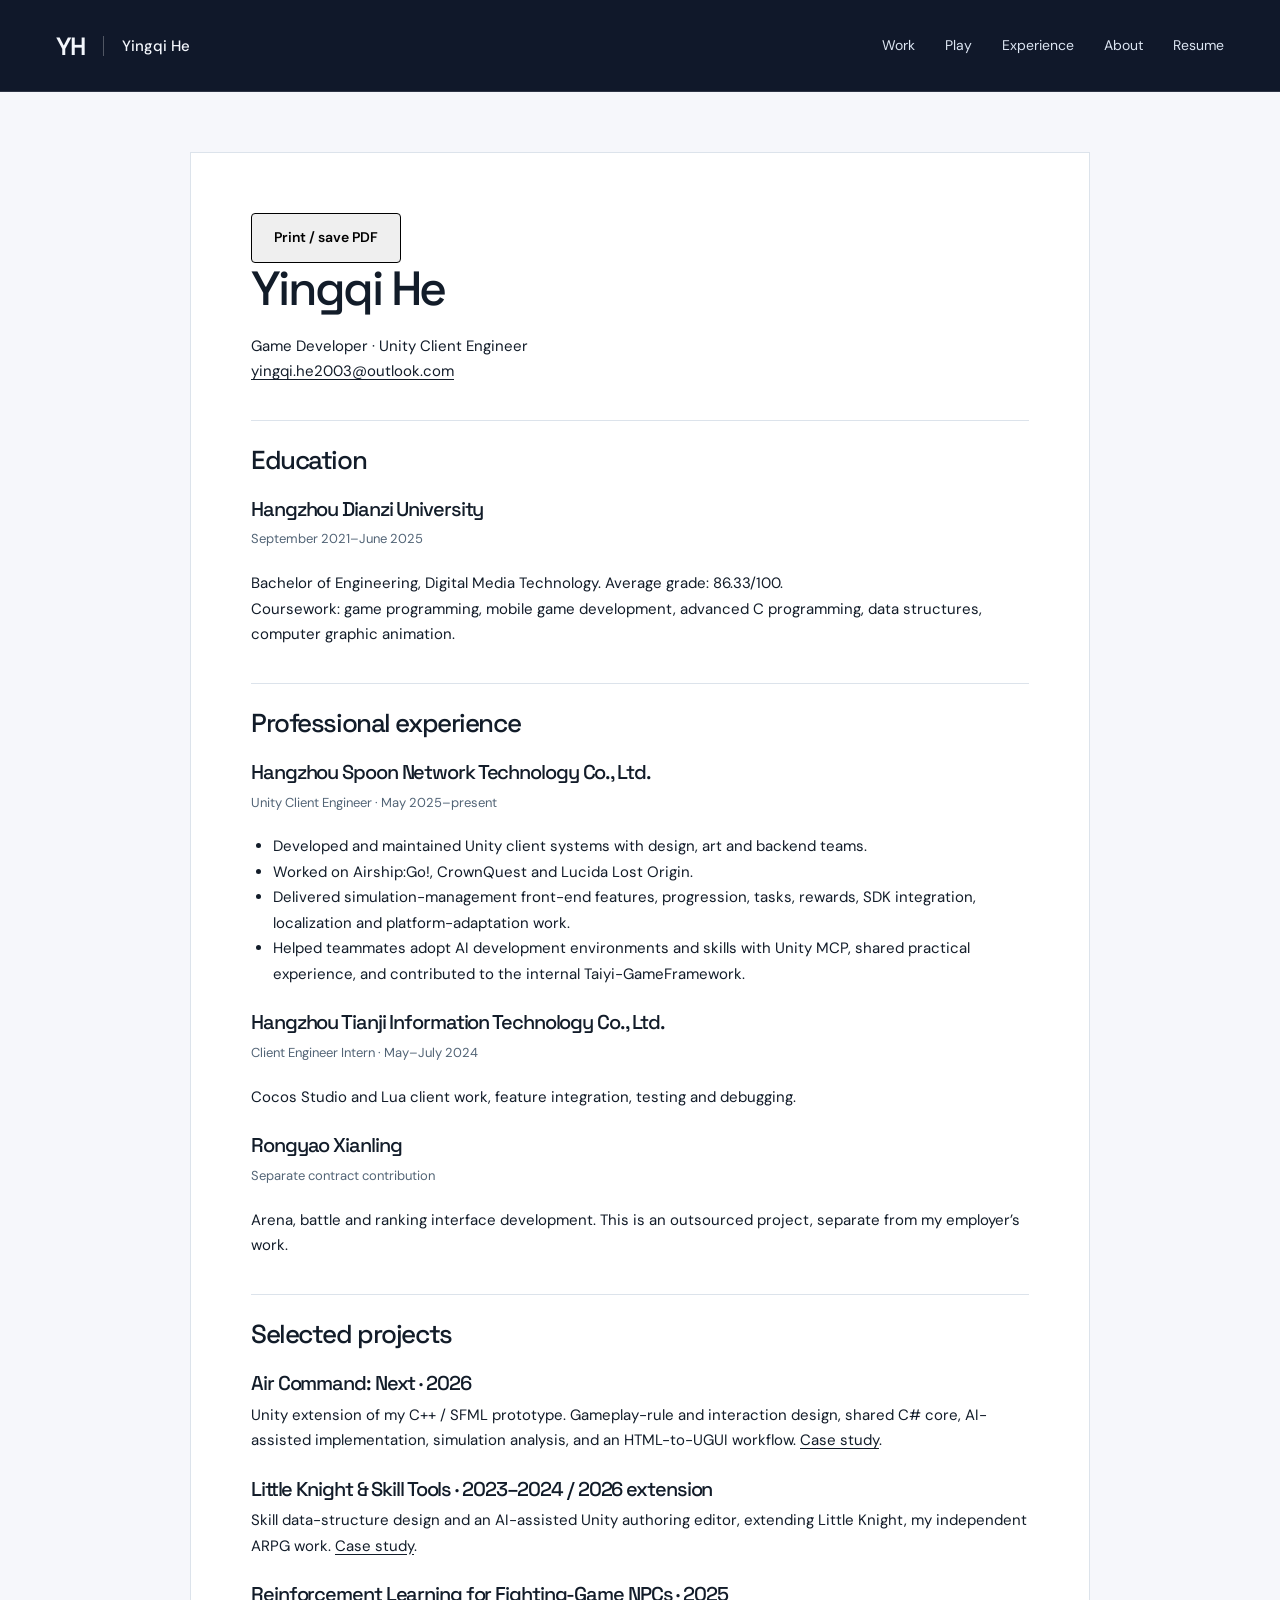
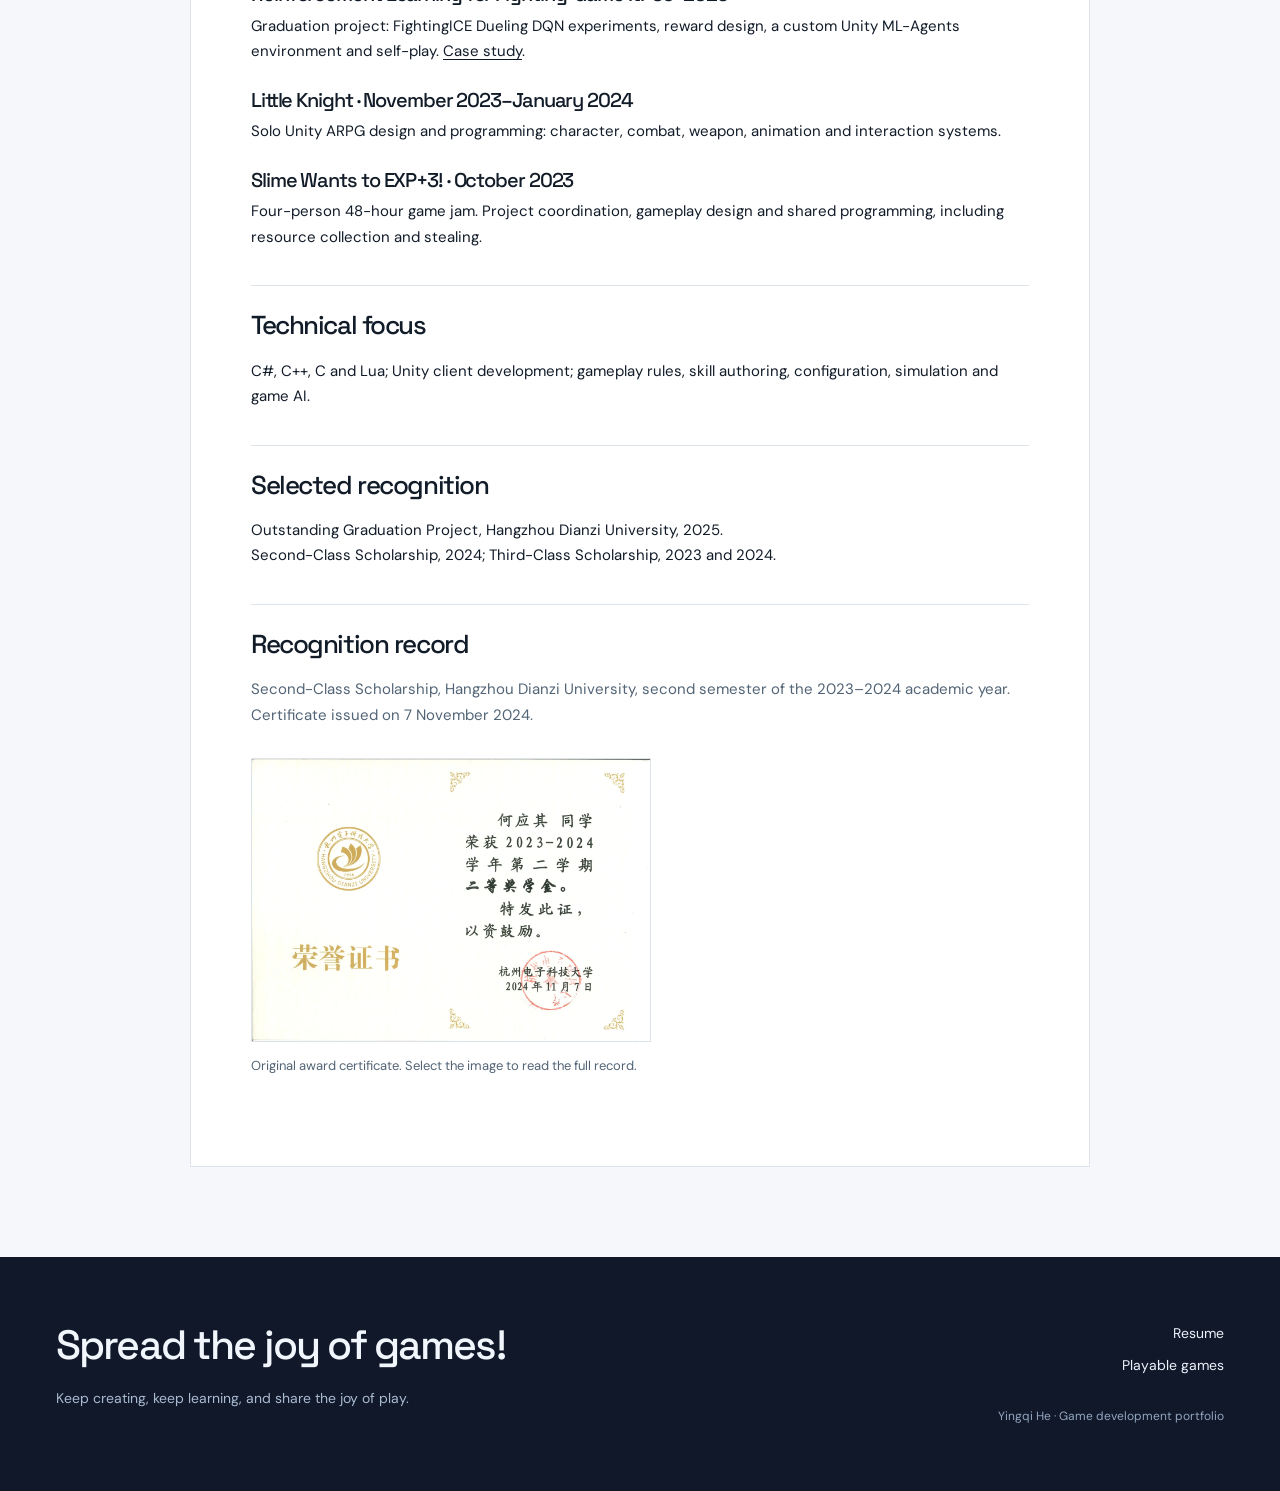
<file: resume/index.html>
<!doctype html>
<html lang="en"><head><meta charset="utf-8"><meta name="viewport" content="width=device-width,initial-scale=1">
<title>Resume · Yingqi He</title><meta name="description" content="A concise web resume for Yingqi He with project links and professional experience.">
<link rel="icon" href="/favicon.svg" type="image/svg+xml"><link rel="stylesheet" href="/style.css?v=20261015a"><script src="/site.js?v=20261015a" defer></script></head>
<body><a class="skip" href="#main">Skip to content</a><header class="nav"><a class="wordmark" href="/" aria-label="Yingqi He home">YH<span>Yingqi He</span></a><nav aria-label="Main navigation"><a href="/#work">Work</a><a href="/#play">Play</a><a href="/experience/">Experience</a><a href="/about/">About</a><a href="/resume/">Resume</a></nav></header>
<main id="main"><article class="resume"><button class="button print-button" data-print>Print / save PDF</button><h1>Yingqi He</h1><p>Game Developer · Unity Client Engineer<br><a class="inline-link" href="mailto:yingqi.he2003@outlook.com">yingqi.he2003@outlook.com</a></p>
<h2>Education</h2><h3>Hangzhou Dianzi University</h3><p class="dates">September 2021–June 2025</p><p>Bachelor of Engineering, Digital Media Technology. Average grade: 86.33/100.<br>Coursework: game programming, mobile game development, advanced C programming, data structures, computer graphic animation.</p>
<h2>Professional experience</h2><h3>Hangzhou Spoon Network Technology Co., Ltd.</h3><p class="dates">Unity Client Engineer · May 2025–present</p><ul><li>Developed and maintained Unity client systems with design, art and backend teams.</li><li>Worked on Airship:Go!, CrownQuest and Lucida Lost Origin.</li><li>Delivered simulation-management front-end features, progression, tasks, rewards, SDK integration, localization and platform-adaptation work.</li><li>Helped teammates adopt AI development environments and skills with Unity MCP, shared practical experience, and contributed to the internal Taiyi-GameFramework.</li></ul><h3>Hangzhou Tianji Information Technology Co., Ltd.</h3><p class="dates">Client Engineer Intern · May–July 2024</p><p>Cocos Studio and Lua client work, feature integration, testing and debugging.</p><h3>Rongyao Xianling</h3><p class="dates">Separate contract contribution</p><p>Arena, battle and ranking interface development. This is an outsourced project, separate from my employer’s work.</p>
<h2>Selected projects</h2><h3>Air Command: Next · 2026</h3><p>Unity extension of my C++ / SFML prototype. Gameplay-rule and interaction design, shared C# core, AI-assisted implementation, simulation analysis, and an HTML-to-UGUI workflow. <a class="inline-link" href="/projects/air-command-next/">Case study</a>.</p><h3>Little Knight & Skill Tools · 2023–2024 / 2026 extension</h3><p>Skill data-structure design and an AI-assisted Unity authoring editor, extending Little Knight, my independent ARPG work. <a class="inline-link" href="/projects/arpg-next/">Case study</a>.</p><h3>Reinforcement Learning for Fighting-Game NPCs · 2025</h3><p>Graduation project: FightingICE Dueling DQN experiments, reward design, a custom Unity ML-Agents environment and self-play. <a class="inline-link" href="/projects/npc-reinforcement-learning/">Case study</a>.</p><h3>Little Knight · November 2023–January 2024</h3><p>Solo Unity ARPG design and programming: character, combat, weapon, animation and interaction systems.</p><h3>Slime Wants to EXP+3! · October 2023</h3><p>Four-person 48-hour game jam. Project coordination, gameplay design and shared programming, including resource collection and stealing.</p>
<h2>Technical focus</h2><p>C#, C++, C and Lua; Unity client development; gameplay rules, skill authoring, configuration, simulation and game AI.</p><h2>Selected recognition</h2><p>Outstanding Graduation Project, Hangzhou Dianzi University, 2025.<br>Second-Class Scholarship, 2024; Third-Class Scholarship, 2023 and 2024.</p><div class="resume-proof"><h2>Recognition record</h2><p>Second-Class Scholarship, Hangzhou Dianzi University, second semester of the 2023–2024 academic year. Certificate issued on 7 November 2024.</p><figure class="award-proof"><button class="image-button" data-image="/assets/scholarship-2024.webp" data-caption="Original award certificate. Select the image to read the full record." aria-label="Enlarge: Second-Class Scholarship certificate issued by Hangzhou Dianzi University in November 2024"><img class="" src="/assets/scholarship-2024.webp" alt="Second-Class Scholarship certificate issued by Hangzhou Dianzi University in November 2024" loading="lazy" decoding="async"></button><figcaption>Original award certificate. Select the image to read the full record.</figcaption></figure></div></article></main>
<footer><div><p class="footer-philosophy">Spread the joy of games!</p><p class="footer-belief">Keep creating, keep learning, and share the joy of play.</p></div><div class="footer-right"><a href="/resume/">Resume</a><a href="/#play">Playable games</a><span>Yingqi He · Game development portfolio</span></div></footer>
<dialog id="image-viewer" aria-label="Image preview"><button class="close" aria-label="Close image preview">Close</button><img alt=""><p></p></dialog></body></html>
</file>
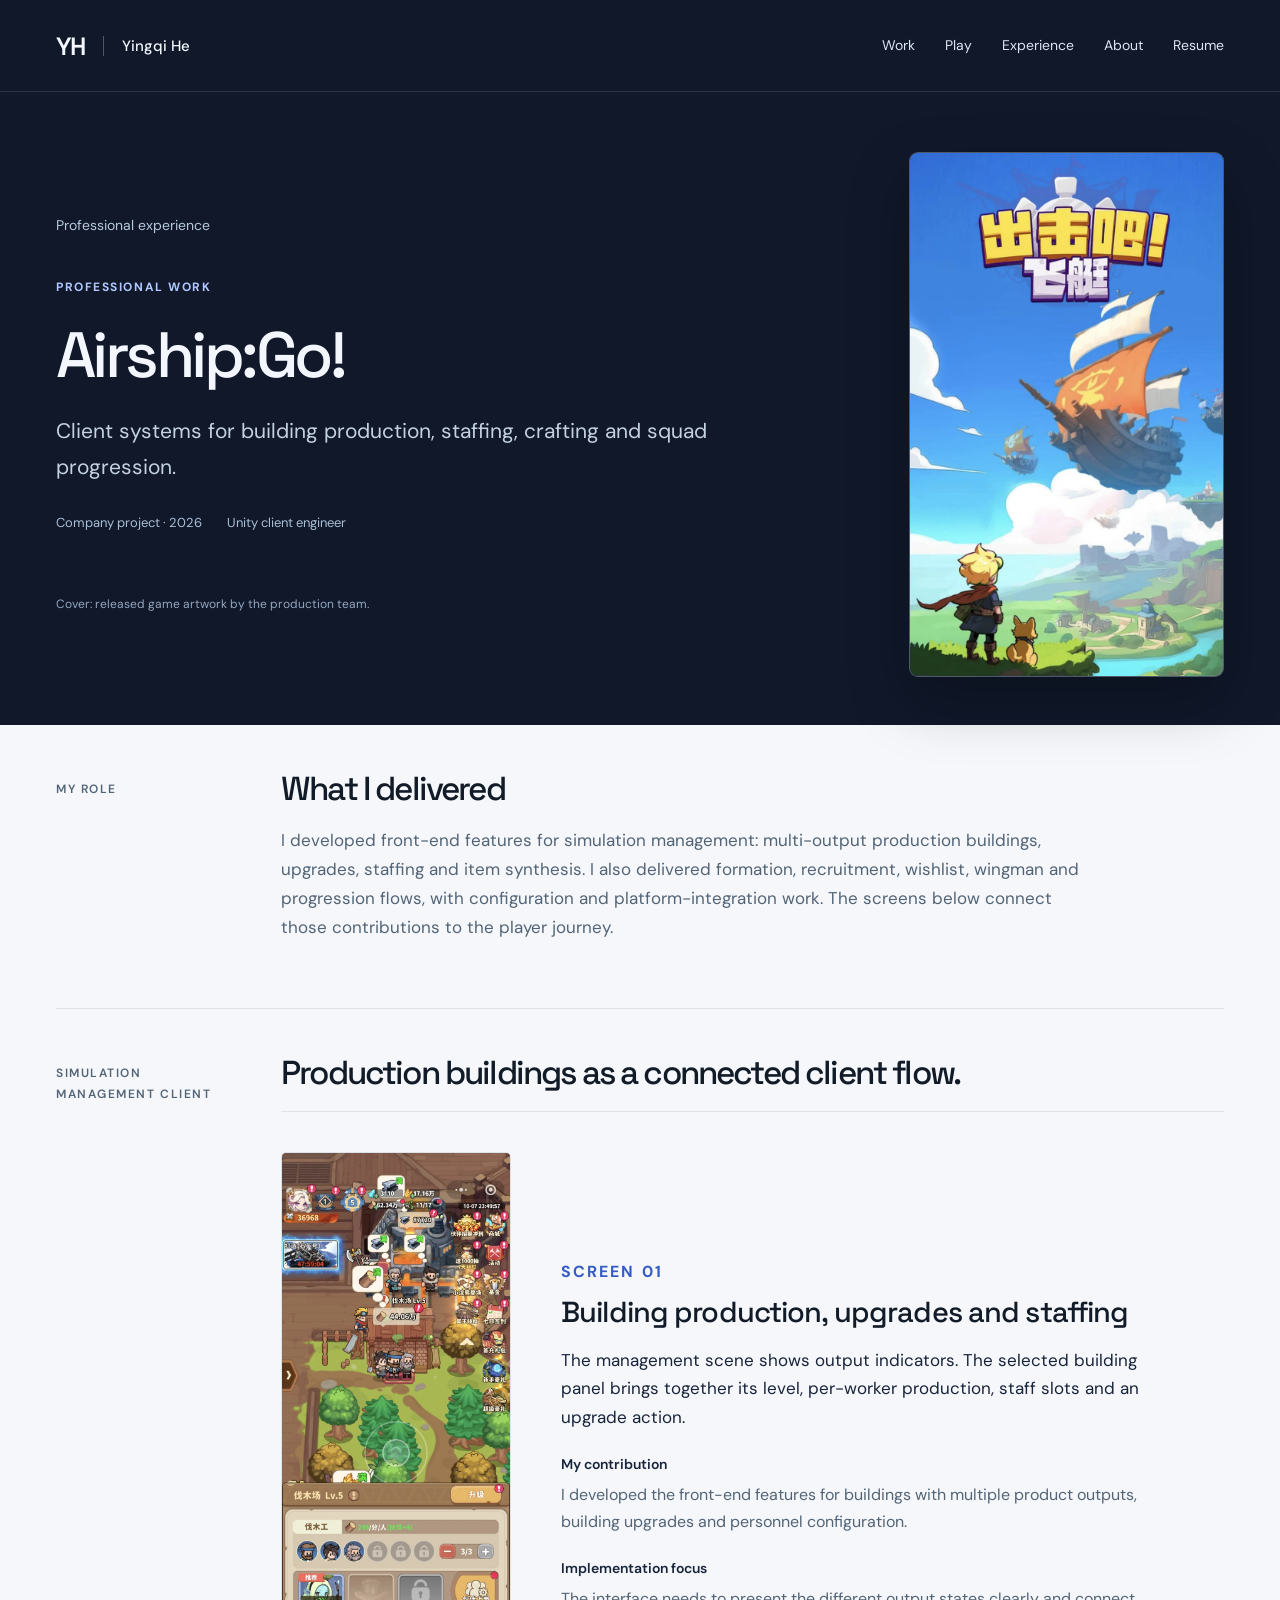
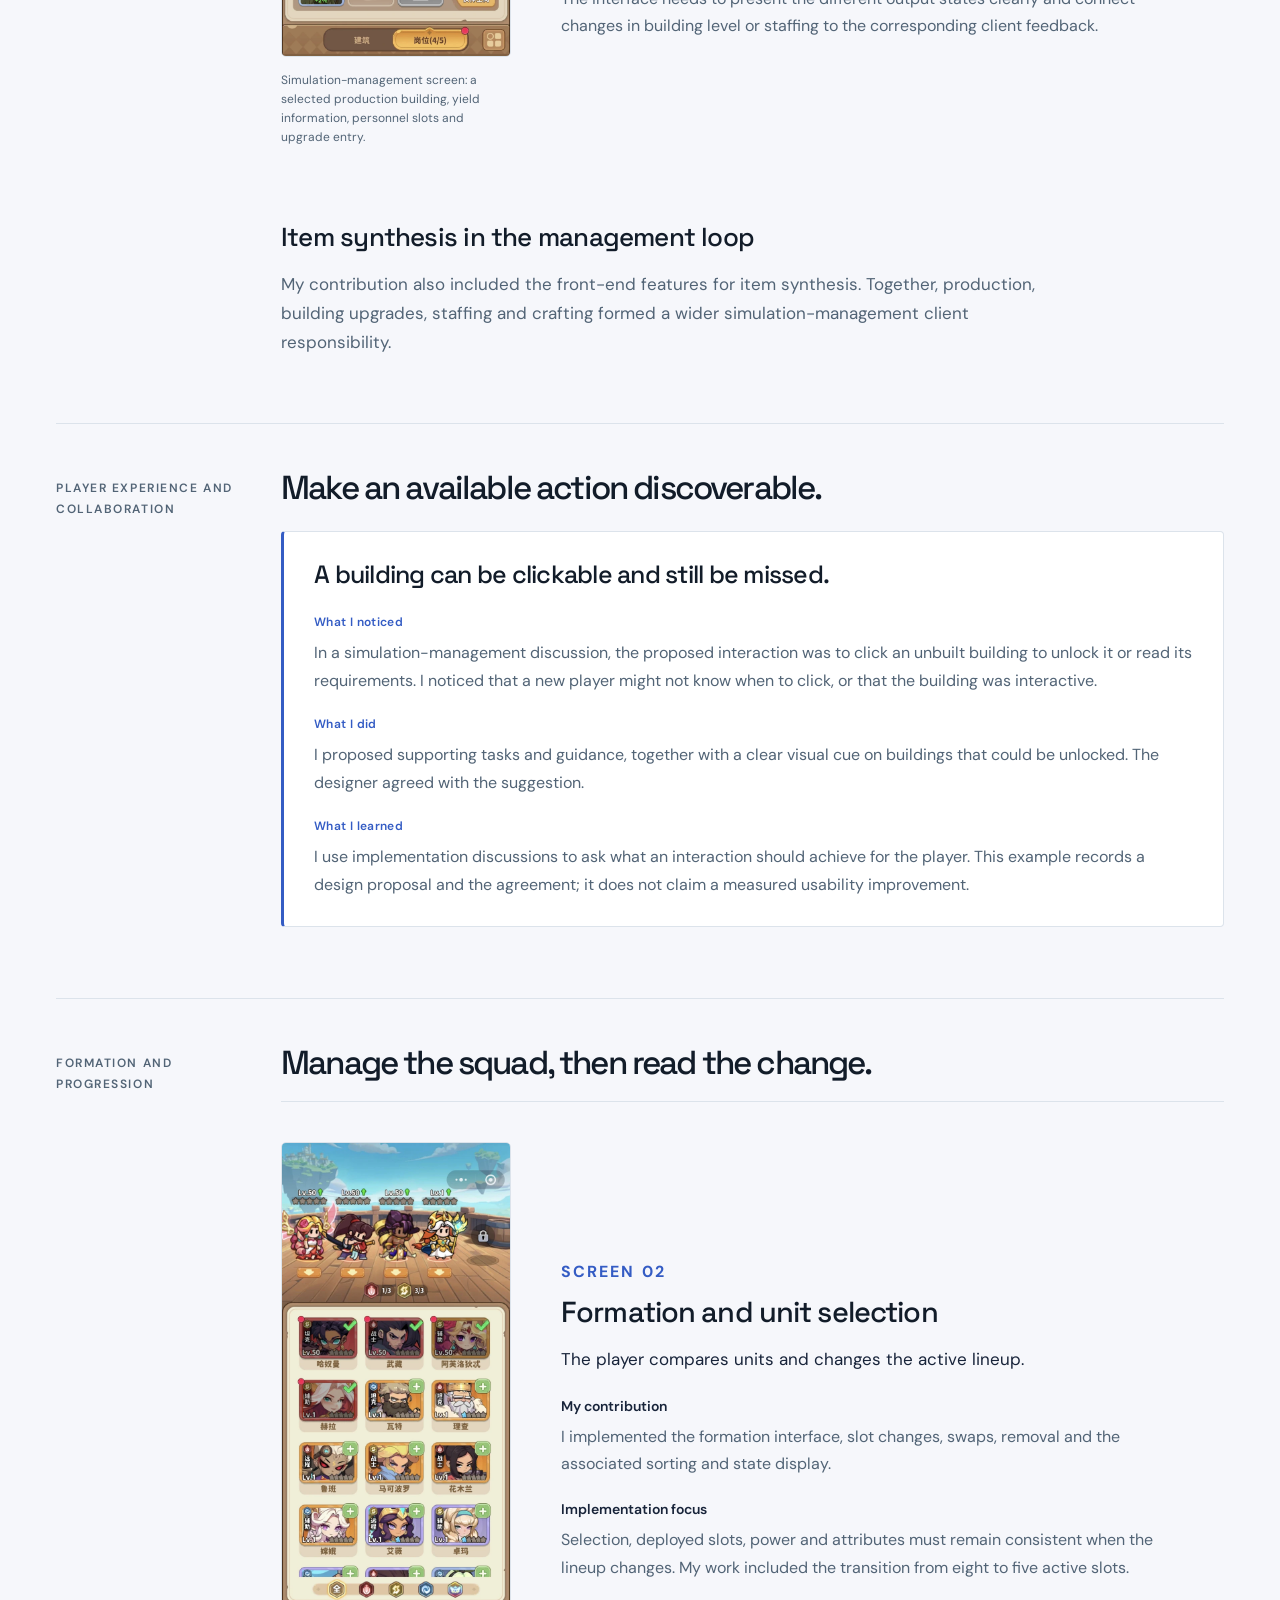
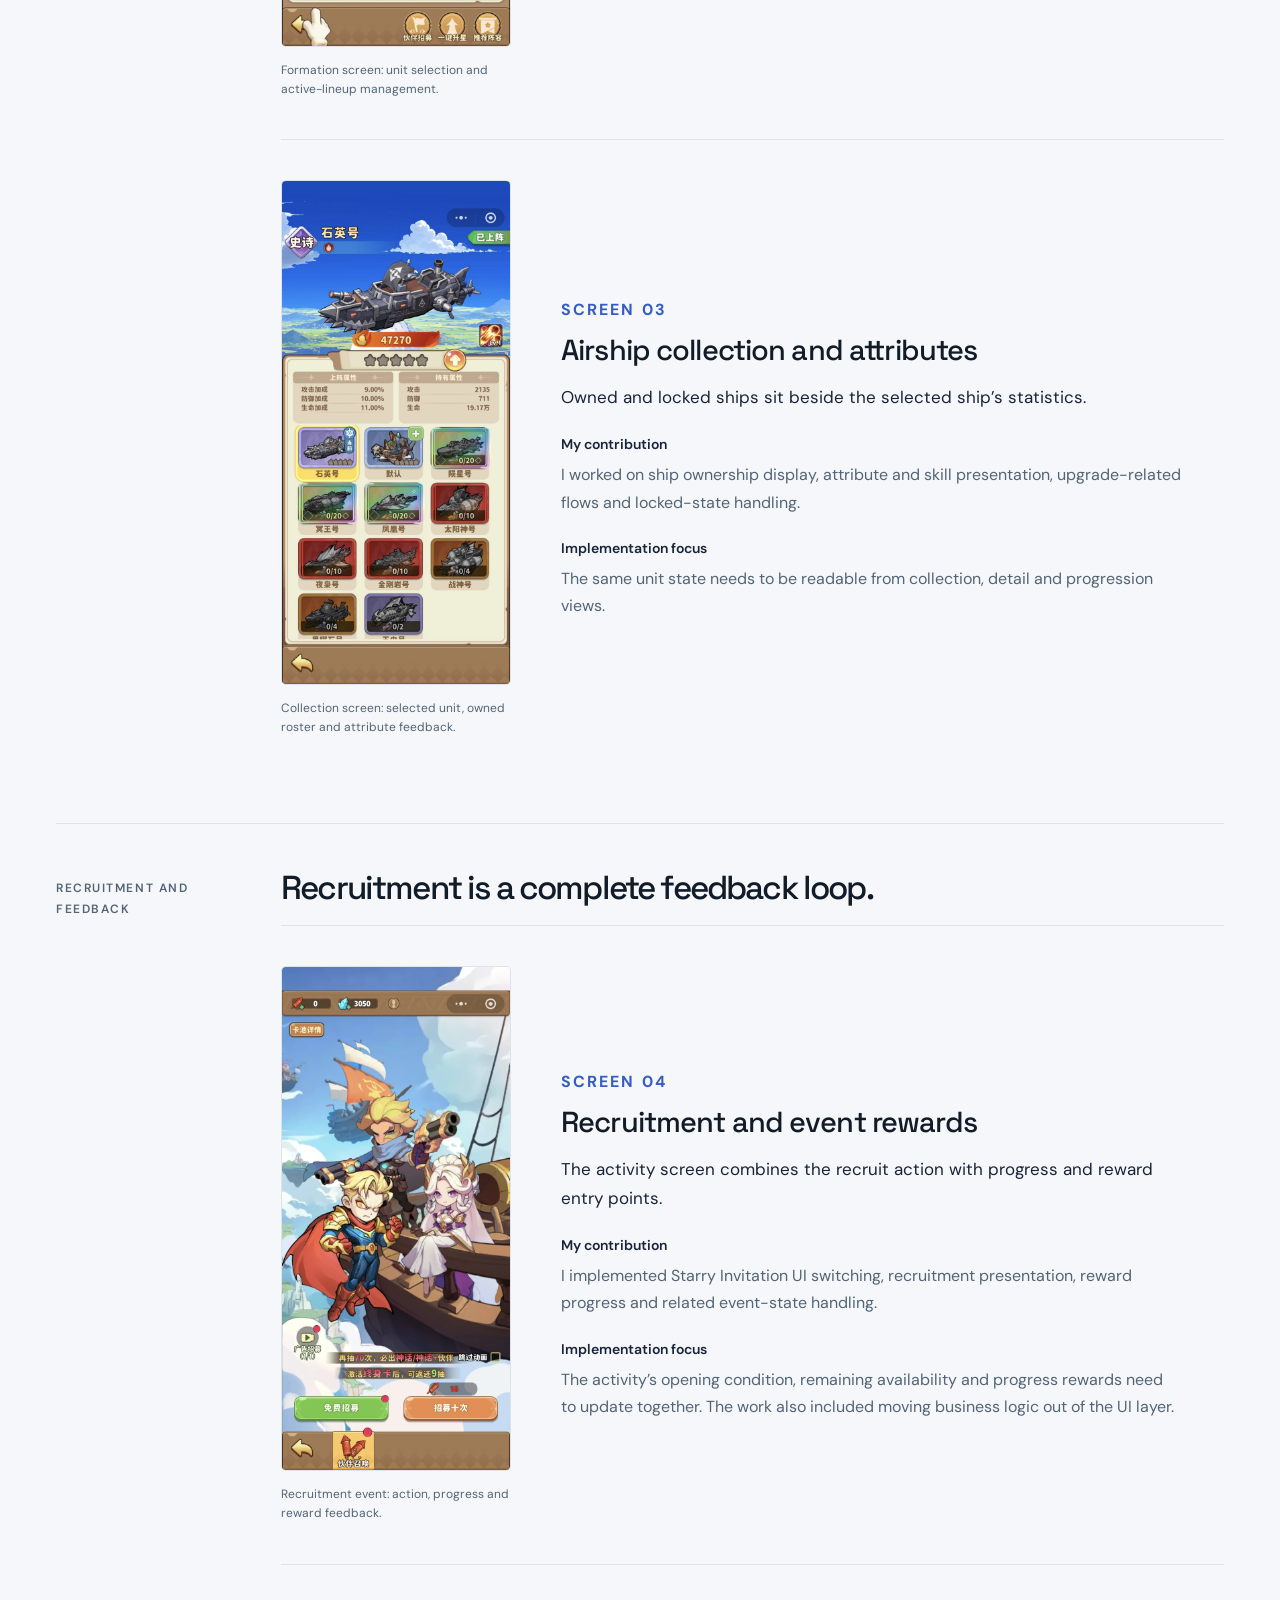
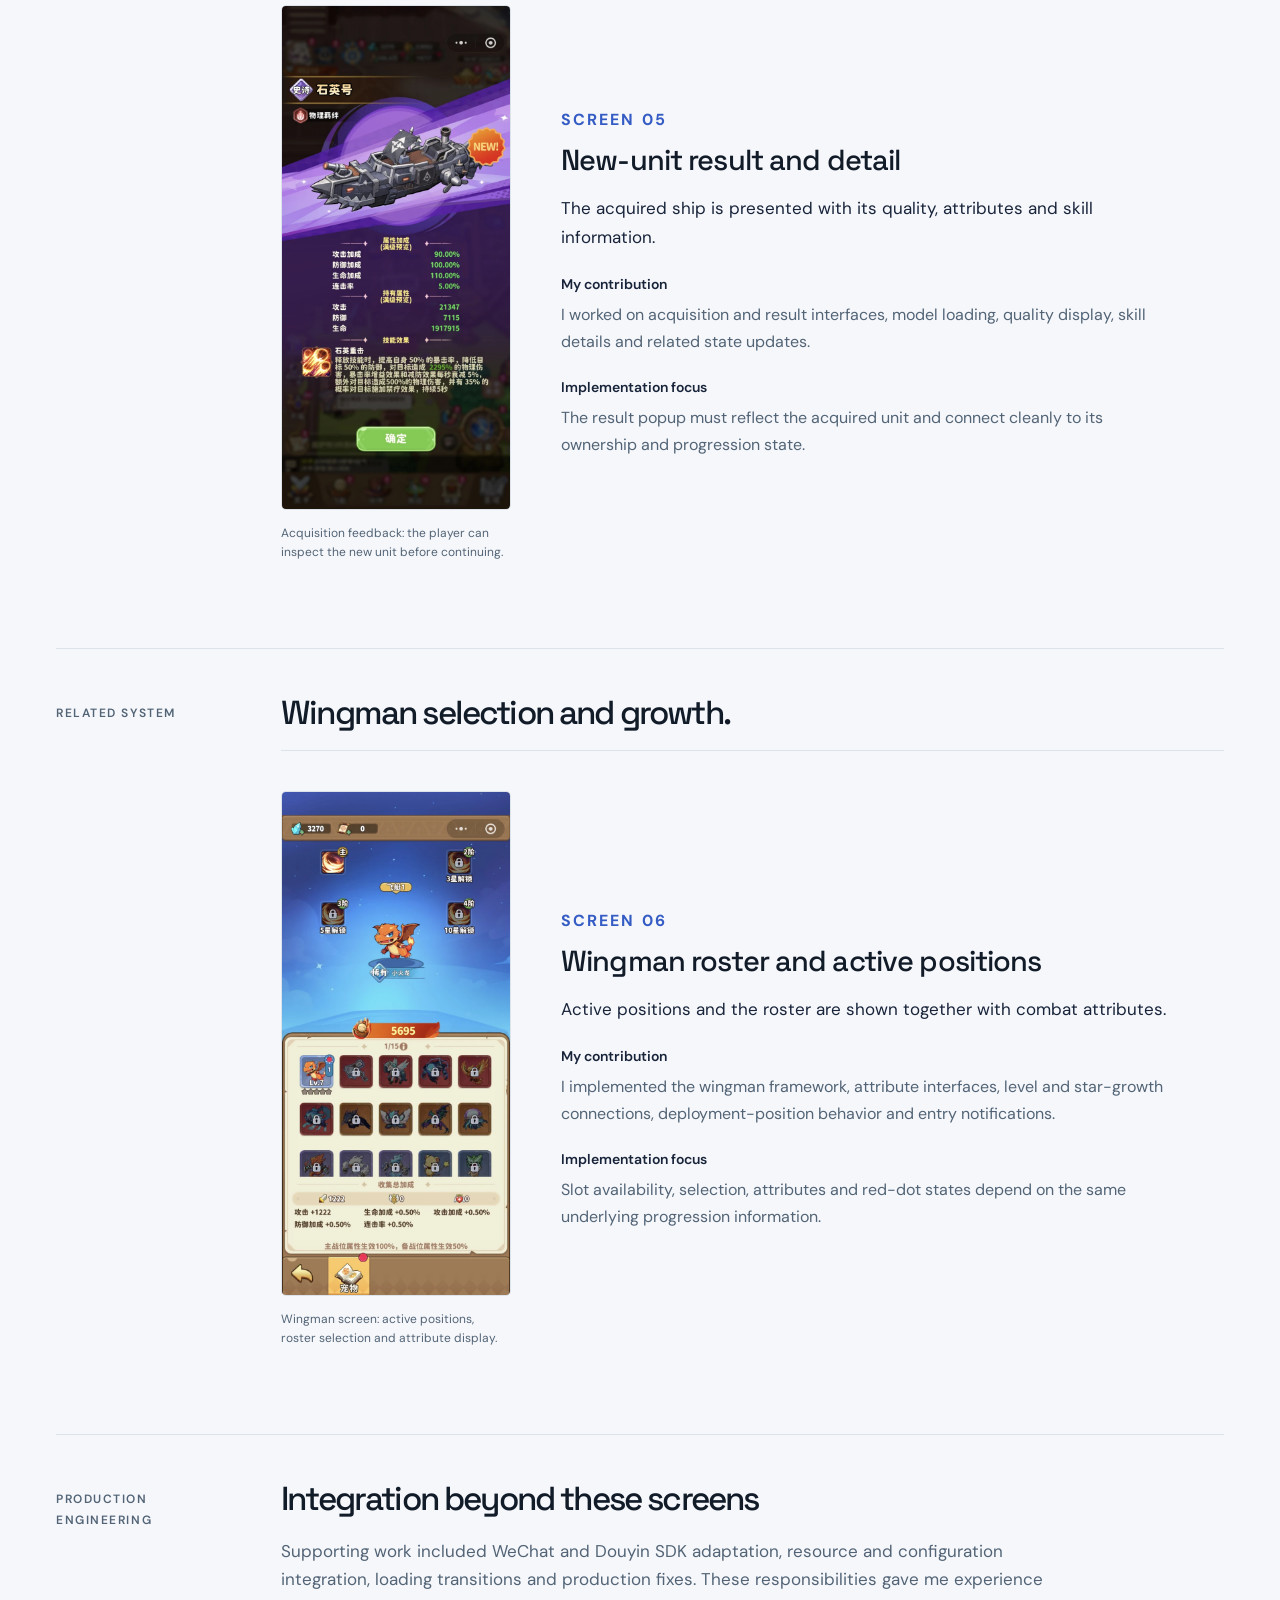
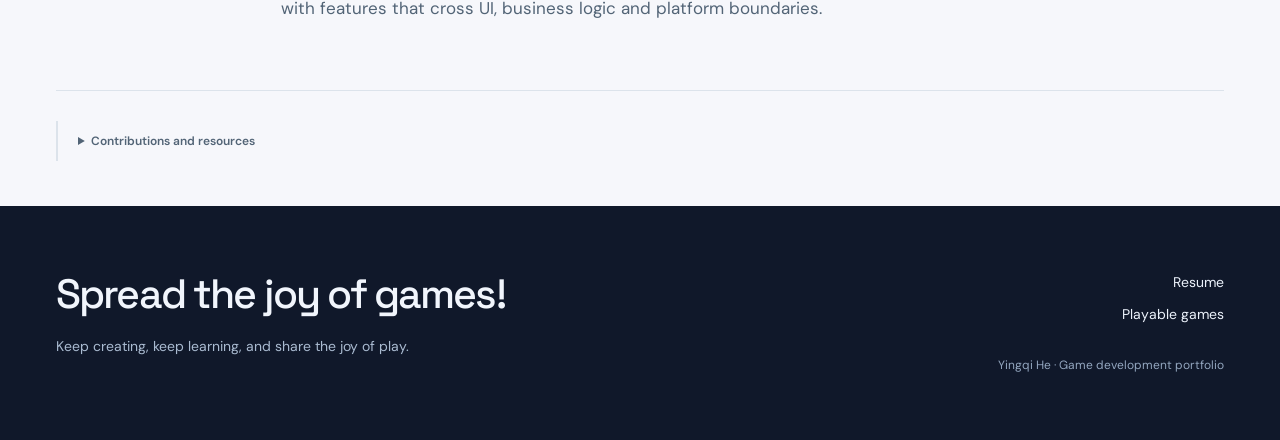
<file: experience/airship/index.html>
<!doctype html>
<html lang="en"><head><meta charset="utf-8"><meta name="viewport" content="width=device-width,initial-scale=1">
<title>Airship:Go! · Yingqi He</title><meta name="description" content="Formation, recruitment, wingman and progression interfaces explained through my implementation responsibilities.">
<link rel="icon" href="/favicon.svg" type="image/svg+xml"><link rel="stylesheet" href="/style.css?v=20261015a"><script src="/site.js?v=20261015a" defer></script></head>
<body><a class="skip" href="#main">Skip to content</a><header class="nav"><a class="wordmark" href="/" aria-label="Yingqi He home">YH<span>Yingqi He</span></a><nav aria-label="Main navigation"><a href="/#work">Work</a><a href="/#play">Play</a><a href="/experience/">Experience</a><a href="/about/">About</a><a href="/resume/">Resume</a></nav></header>
<main id="main"><div class="case-hero commercial-hero"><div class="wrap commercial-heading"><div><a class="back" href="/experience/">Professional experience</a><p class="eyebrow">PROFESSIONAL WORK</p><h1>Airship:Go!</h1><p class="case-summary">Client systems for building production, staffing, crafting and squad progression.</p><div class="meta"><span>Company project · 2026</span><span>Unity client engineer</span></div><div class="actions"></div><p class="cover-credit">Cover: released game artwork by the production team.</p></div><div class="commercial-cover airship-cover"><img class="" src="/assets/airship-cover.webp" alt="Airship Go game cover" loading="eager" decoding="async"></div></div></div><div class="wrap"><section class="case-section" id="scope"><div class="section-label">MY ROLE</div><div class="section-body"><h2>What I delivered</h2><p>I developed front-end features for simulation management: multi-output production buildings, upgrades, staffing and item synthesis. I also delivered formation, recruitment, wishlist, wingman and progression flows, with configuration and platform-integration work. The screens below connect those contributions to the player journey.</p></div></section><section class="case-section" id="management"><div class="section-label">SIMULATION MANAGEMENT CLIENT</div><div class="section-body"><h2>Production buildings as a connected client flow.</h2><article class="shot-story"><div class="shot-visual"><figure class="phone"><button class="image-button" data-image="/assets/airship-management.webp" data-caption="Simulation-management screen: a selected production building, yield information, personnel slots and upgrade entry." aria-label="Enlarge: Building production, upgrades and staffing"><img class="" src="/assets/airship-management.webp" alt="Building production, upgrades and staffing" loading="lazy" decoding="async"></button><figcaption>Simulation-management screen: a selected production building, yield information, personnel slots and upgrade entry.</figcaption></figure></div><div class="shot-copy"><p class="eyebrow">SCREEN 01</p><h3>Building production, upgrades and staffing</h3><p class="visible-feature">The management scene shows output indicators. The selected building panel brings together its level, per-worker production, staff slots and an upgrade action.</p><h4>My contribution</h4><p>I developed the front-end features for buildings with multiple product outputs, building upgrades and personnel configuration.</p><h4>Implementation focus</h4><p>The interface needs to present the different output states clearly and connect changes in building level or staffing to the corresponding client feedback.</p></div></article><h3>Item synthesis in the management loop</h3><p>My contribution also included the front-end features for item synthesis. Together, production, building upgrades, staffing and crafting formed a wider simulation-management client responsibility.</p></div></section><section class="case-section" id="discoverability"><div class="section-label">PLAYER EXPERIENCE AND COLLABORATION</div><div class="section-body"><h2>Make an available action discoverable.</h2><article class="decision-case"><h3>A building can be clickable and still be missed.</h3><div><h4>What I noticed</h4><p>In a simulation-management discussion, the proposed interaction was to click an unbuilt building to unlock it or read its requirements. I noticed that a new player might not know when to click, or that the building was interactive.</p></div><div><h4>What I did</h4><p>I proposed supporting tasks and guidance, together with a clear visual cue on buildings that could be unlocked. The designer agreed with the suggestion.</p></div><div><h4>What I learned</h4><p>I use implementation discussions to ask what an interaction should achieve for the player. This example records a design proposal and the agreement; it does not claim a measured usability improvement.</p></div></article></div></section><section class="case-section" id="formation"><div class="section-label">FORMATION AND PROGRESSION</div><div class="section-body"><h2>Manage the squad, then read the change.</h2><article class="shot-story"><div class="shot-visual"><figure class="phone"><button class="image-button" data-image="/assets/airship-formation.webp" data-caption="Formation screen: unit selection and active-lineup management." aria-label="Enlarge: Formation and unit selection"><img class="" src="/assets/airship-formation.webp" alt="Formation and unit selection" loading="lazy" decoding="async"></button><figcaption>Formation screen: unit selection and active-lineup management.</figcaption></figure></div><div class="shot-copy"><p class="eyebrow">SCREEN 02</p><h3>Formation and unit selection</h3><p class="visible-feature">The player compares units and changes the active lineup.</p><h4>My contribution</h4><p>I implemented the formation interface, slot changes, swaps, removal and the associated sorting and state display.</p><h4>Implementation focus</h4><p>Selection, deployed slots, power and attributes must remain consistent when the lineup changes. My work included the transition from eight to five active slots.</p></div></article><article class="shot-story"><div class="shot-visual"><figure class="phone"><button class="image-button" data-image="/assets/airship-fleet.webp" data-caption="Collection screen: selected unit, owned roster and attribute feedback." aria-label="Enlarge: Airship collection and attributes"><img class="" src="/assets/airship-fleet.webp" alt="Airship collection and attributes" loading="lazy" decoding="async"></button><figcaption>Collection screen: selected unit, owned roster and attribute feedback.</figcaption></figure></div><div class="shot-copy"><p class="eyebrow">SCREEN 03</p><h3>Airship collection and attributes</h3><p class="visible-feature">Owned and locked ships sit beside the selected ship’s statistics.</p><h4>My contribution</h4><p>I worked on ship ownership display, attribute and skill presentation, upgrade-related flows and locked-state handling.</p><h4>Implementation focus</h4><p>The same unit state needs to be readable from collection, detail and progression views.</p></div></article></div></section><section class="case-section" id="recruitment"><div class="section-label">RECRUITMENT AND FEEDBACK</div><div class="section-body"><h2>Recruitment is a complete feedback loop.</h2><article class="shot-story"><div class="shot-visual"><figure class="phone"><button class="image-button" data-image="/assets/airship-recruit.webp" data-caption="Recruitment event: action, progress and reward feedback." aria-label="Enlarge: Recruitment and event rewards"><img class="" src="/assets/airship-recruit.webp" alt="Recruitment and event rewards" loading="lazy" decoding="async"></button><figcaption>Recruitment event: action, progress and reward feedback.</figcaption></figure></div><div class="shot-copy"><p class="eyebrow">SCREEN 04</p><h3>Recruitment and event rewards</h3><p class="visible-feature">The activity screen combines the recruit action with progress and reward entry points.</p><h4>My contribution</h4><p>I implemented Starry Invitation UI switching, recruitment presentation, reward progress and related event-state handling.</p><h4>Implementation focus</h4><p>The activity’s opening condition, remaining availability and progress rewards need to update together. The work also included moving business logic out of the UI layer.</p></div></article><article class="shot-story"><div class="shot-visual"><figure class="phone"><button class="image-button" data-image="/assets/airship-acquired.webp" data-caption="Acquisition feedback: the player can inspect the new unit before continuing." aria-label="Enlarge: New-unit result and detail"><img class="" src="/assets/airship-acquired.webp" alt="New-unit result and detail" loading="lazy" decoding="async"></button><figcaption>Acquisition feedback: the player can inspect the new unit before continuing.</figcaption></figure></div><div class="shot-copy"><p class="eyebrow">SCREEN 05</p><h3>New-unit result and detail</h3><p class="visible-feature">The acquired ship is presented with its quality, attributes and skill information.</p><h4>My contribution</h4><p>I worked on acquisition and result interfaces, model loading, quality display, skill details and related state updates.</p><h4>Implementation focus</h4><p>The result popup must reflect the acquired unit and connect cleanly to its ownership and progression state.</p></div></article></div></section><section class="case-section" id="wingman"><div class="section-label">RELATED SYSTEM</div><div class="section-body"><h2>Wingman selection and growth.</h2><article class="shot-story"><div class="shot-visual"><figure class="phone"><button class="image-button" data-image="/assets/airship-wingman.webp" data-caption="Wingman screen: active positions, roster selection and attribute display." aria-label="Enlarge: Wingman roster and active positions"><img class="" src="/assets/airship-wingman.webp" alt="Wingman roster and active positions" loading="lazy" decoding="async"></button><figcaption>Wingman screen: active positions, roster selection and attribute display.</figcaption></figure></div><div class="shot-copy"><p class="eyebrow">SCREEN 06</p><h3>Wingman roster and active positions</h3><p class="visible-feature">Active positions and the roster are shown together with combat attributes.</p><h4>My contribution</h4><p>I implemented the wingman framework, attribute interfaces, level and star-growth connections, deployment-position behavior and entry notifications.</p><h4>Implementation focus</h4><p>Slot availability, selection, attributes and red-dot states depend on the same underlying progression information.</p></div></article></div></section><section class="case-section" id="integration"><div class="section-label">PRODUCTION ENGINEERING</div><div class="section-body"><h2>Integration beyond these screens</h2><p>Supporting work included WeChat and Douyin SDK adaptation, resource and configuration integration, loading transitions and production fixes. These responsibilities gave me experience with features that cross UI, business logic and platform boundaries.</p></div></section><details class="attribution"><summary>Contributions and resources</summary><p>Company project at Hangzhou Spoon Network Technology Co., Ltd. Client contributions by Yingqi He with design, art and backend colleagues. Cover artwork and game visuals are the production team’s work. The explanations correspond to the feature areas recorded in my project work notes.</p></details></div></main>
<footer><div><p class="footer-philosophy">Spread the joy of games!</p><p class="footer-belief">Keep creating, keep learning, and share the joy of play.</p></div><div class="footer-right"><a href="/resume/">Resume</a><a href="/#play">Playable games</a><span>Yingqi He · Game development portfolio</span></div></footer>
<dialog id="image-viewer" aria-label="Image preview"><button class="close" aria-label="Close image preview">Close</button><img alt=""><p></p></dialog></body></html>
</file>
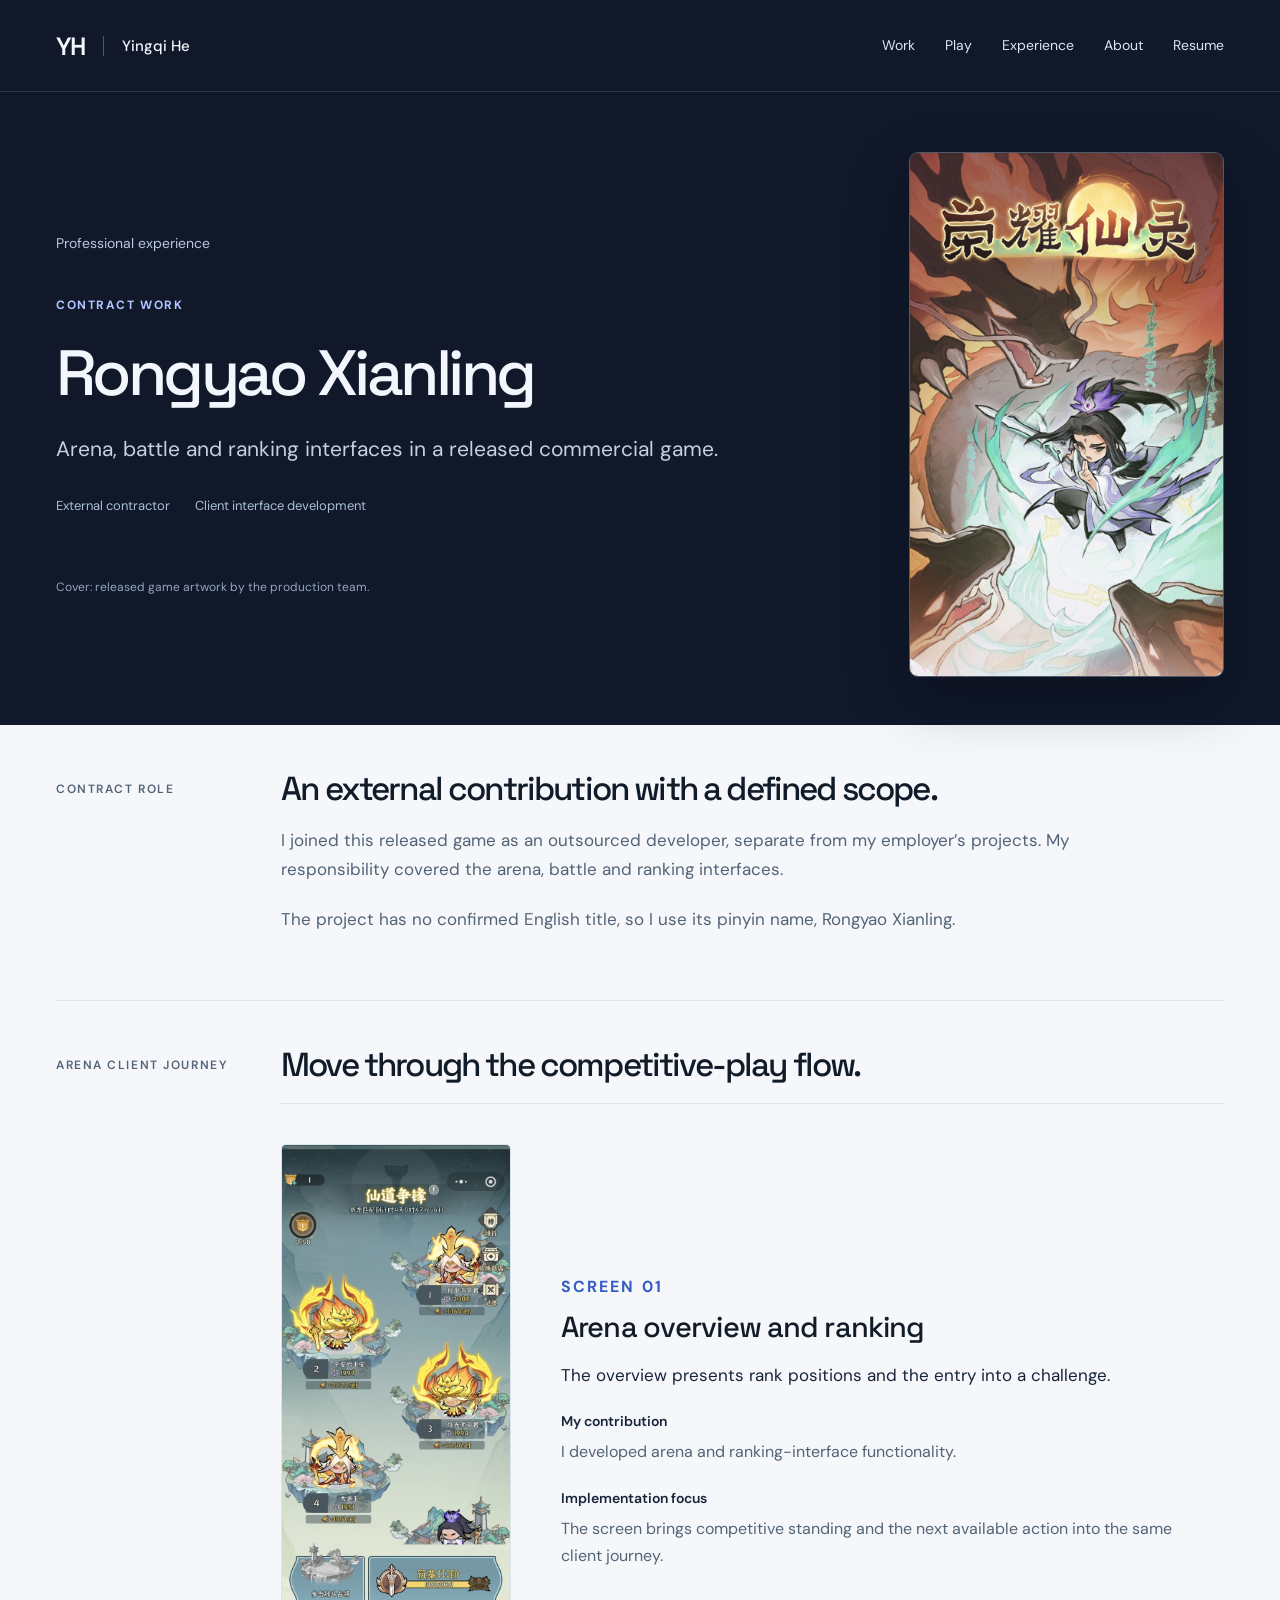
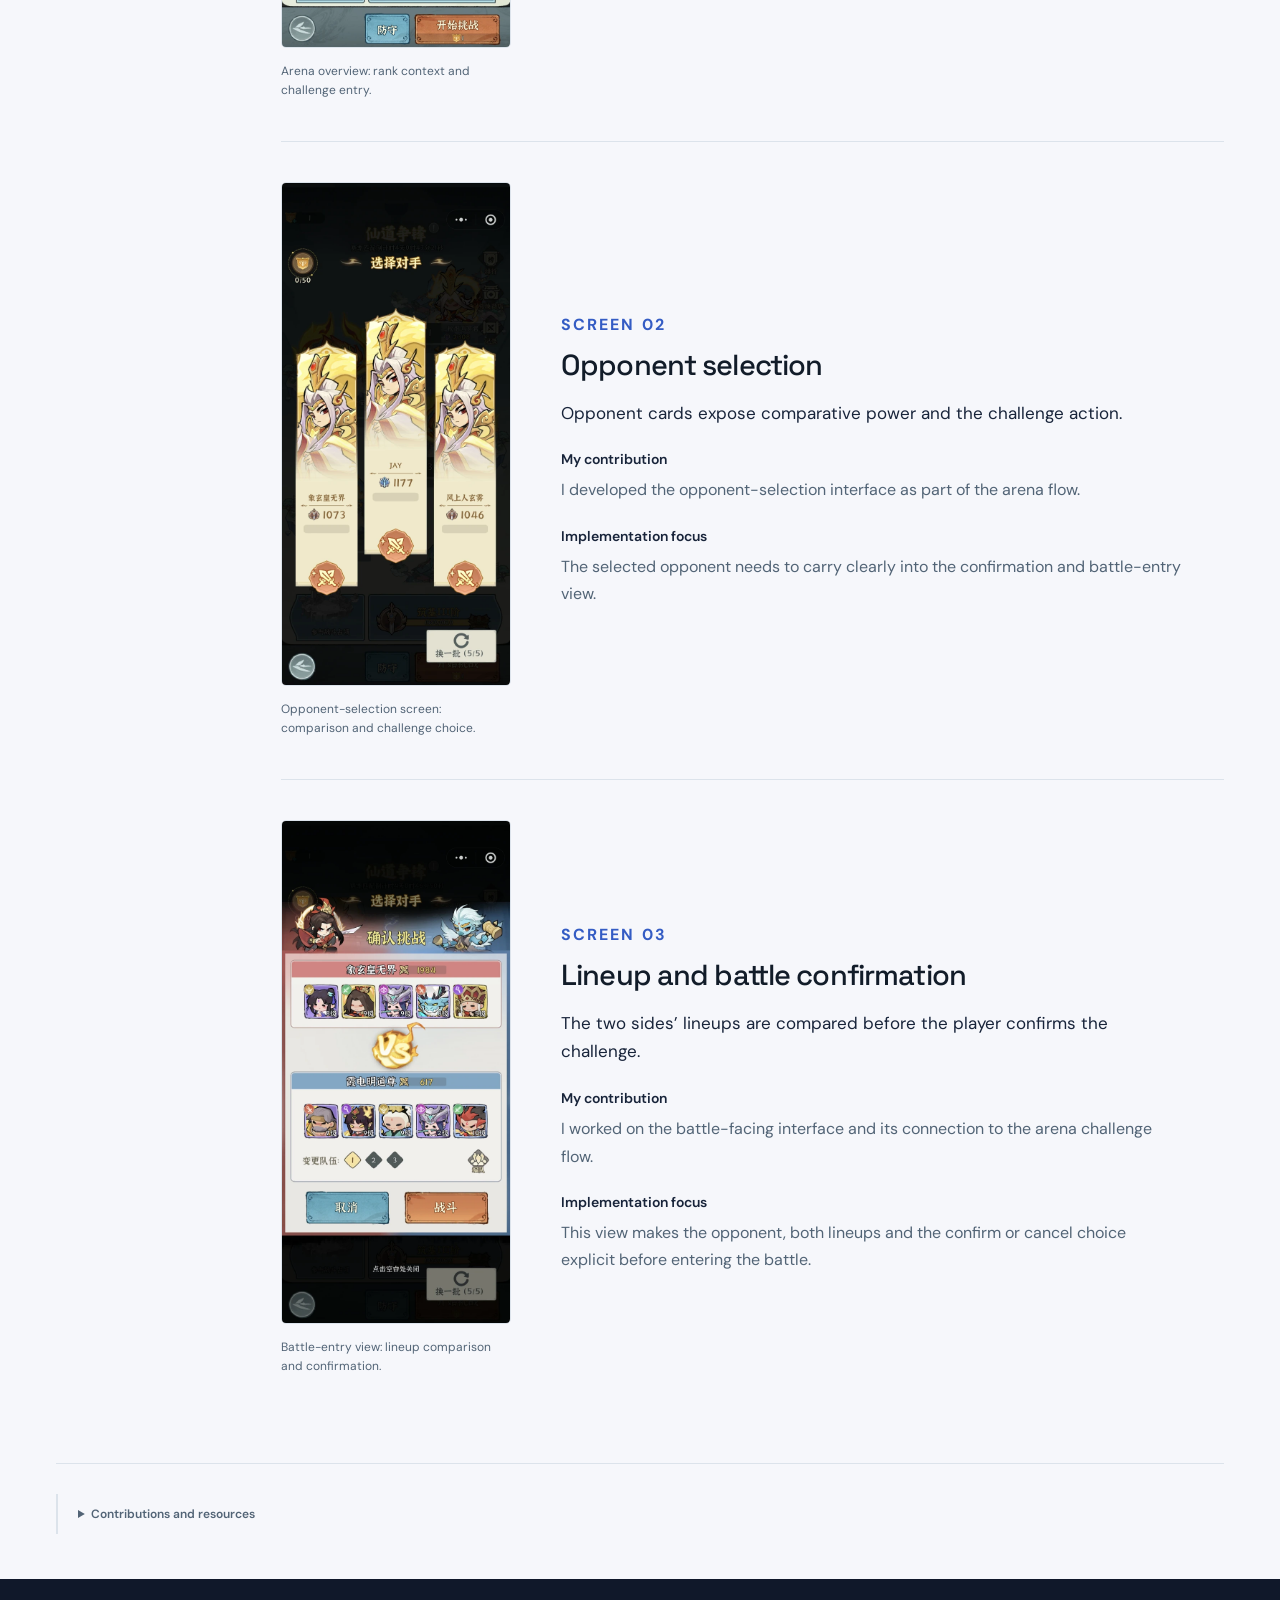
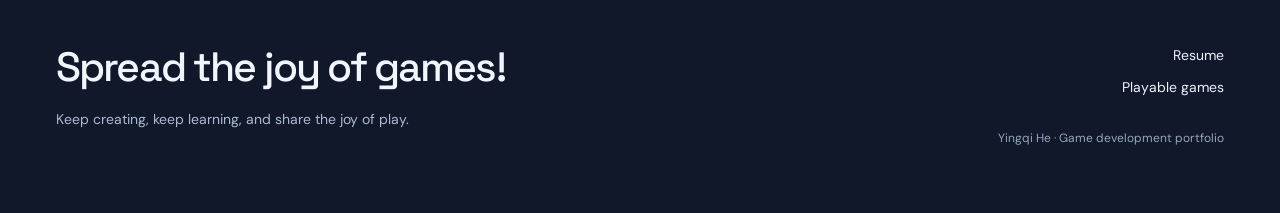
<file: experience/arena/index.html>
<!doctype html>
<html lang="en"><head><meta charset="utf-8"><meta name="viewport" content="width=device-width,initial-scale=1">
<title>Rongyao Xianling · Yingqi He</title><meta name="description" content="A contractor contribution to arena, opponent-selection, battle-entry and ranking interfaces.">
<link rel="icon" href="/favicon.svg" type="image/svg+xml"><link rel="stylesheet" href="/style.css?v=20261015a"><script src="/site.js?v=20261015a" defer></script></head>
<body><a class="skip" href="#main">Skip to content</a><header class="nav"><a class="wordmark" href="/" aria-label="Yingqi He home">YH<span>Yingqi He</span></a><nav aria-label="Main navigation"><a href="/#work">Work</a><a href="/#play">Play</a><a href="/experience/">Experience</a><a href="/about/">About</a><a href="/resume/">Resume</a></nav></header>
<main id="main"><div class="case-hero commercial-hero"><div class="wrap commercial-heading"><div><a class="back" href="/experience/">Professional experience</a><p class="eyebrow">CONTRACT WORK</p><h1>Rongyao Xianling</h1><p class="case-summary">Arena, battle and ranking interfaces in a released commercial game.</p><div class="meta"><span>External contractor</span><span>Client interface development</span></div><div class="actions"></div><p class="cover-credit">Cover: released game artwork by the production team.</p></div><div class="commercial-cover arena-cover"><img class="" src="/assets/arena-cover.webp" alt="Rongyao Xianling game cover" loading="eager" decoding="async"></div></div></div><div class="wrap"><section class="case-section" id="scope"><div class="section-label">CONTRACT ROLE</div><div class="section-body"><h2>An external contribution with a defined scope.</h2><p>I joined this released game as an outsourced developer, separate from my employer’s projects. My responsibility covered the arena, battle and ranking interfaces.</p><p>The project has no confirmed English title, so I use its pinyin name, Rongyao Xianling.</p></div></section><section class="case-section" id="flow"><div class="section-label">ARENA CLIENT JOURNEY</div><div class="section-body"><h2>Move through the competitive-play flow.</h2><article class="shot-story"><div class="shot-visual"><figure class="phone"><button class="image-button" data-image="/assets/arena-main.webp" data-caption="Arena overview: rank context and challenge entry." aria-label="Enlarge: Arena overview and ranking"><img class="" src="/assets/arena-main.webp" alt="Arena overview and ranking" loading="lazy" decoding="async"></button><figcaption>Arena overview: rank context and challenge entry.</figcaption></figure></div><div class="shot-copy"><p class="eyebrow">SCREEN 01</p><h3>Arena overview and ranking</h3><p class="visible-feature">The overview presents rank positions and the entry into a challenge.</p><h4>My contribution</h4><p>I developed arena and ranking-interface functionality.</p><h4>Implementation focus</h4><p>The screen brings competitive standing and the next available action into the same client journey.</p></div></article><article class="shot-story"><div class="shot-visual"><figure class="phone"><button class="image-button" data-image="/assets/arena-opponent.webp" data-caption="Opponent-selection screen: comparison and challenge choice." aria-label="Enlarge: Opponent selection"><img class="" src="/assets/arena-opponent.webp" alt="Opponent selection" loading="lazy" decoding="async"></button><figcaption>Opponent-selection screen: comparison and challenge choice.</figcaption></figure></div><div class="shot-copy"><p class="eyebrow">SCREEN 02</p><h3>Opponent selection</h3><p class="visible-feature">Opponent cards expose comparative power and the challenge action.</p><h4>My contribution</h4><p>I developed the opponent-selection interface as part of the arena flow.</p><h4>Implementation focus</h4><p>The selected opponent needs to carry clearly into the confirmation and battle-entry view.</p></div></article><article class="shot-story"><div class="shot-visual"><figure class="phone"><button class="image-button" data-image="/assets/arena-formation.webp" data-caption="Battle-entry view: lineup comparison and confirmation." aria-label="Enlarge: Lineup and battle confirmation"><img class="" src="/assets/arena-formation.webp" alt="Lineup and battle confirmation" loading="lazy" decoding="async"></button><figcaption>Battle-entry view: lineup comparison and confirmation.</figcaption></figure></div><div class="shot-copy"><p class="eyebrow">SCREEN 03</p><h3>Lineup and battle confirmation</h3><p class="visible-feature">The two sides’ lineups are compared before the player confirms the challenge.</p><h4>My contribution</h4><p>I worked on the battle-facing interface and its connection to the arena challenge flow.</p><h4>Implementation focus</h4><p>This view makes the opponent, both lineups and the confirm or cancel choice explicit before entering the battle.</p></div></article></div></section><details class="attribution"><summary>Contributions and resources</summary><p>Released commercial project. Yingqi He contributed as an external contractor. Cover artwork, overall game design and visual assets belong to the project team. Screenshots were captured through public gameplay; the case focuses on my interface functionality.</p></details></div></main>
<footer><div><p class="footer-philosophy">Spread the joy of games!</p><p class="footer-belief">Keep creating, keep learning, and share the joy of play.</p></div><div class="footer-right"><a href="/resume/">Resume</a><a href="/#play">Playable games</a><span>Yingqi He · Game development portfolio</span></div></footer>
<dialog id="image-viewer" aria-label="Image preview"><button class="close" aria-label="Close image preview">Close</button><img alt=""><p></p></dialog></body></html>
</file>
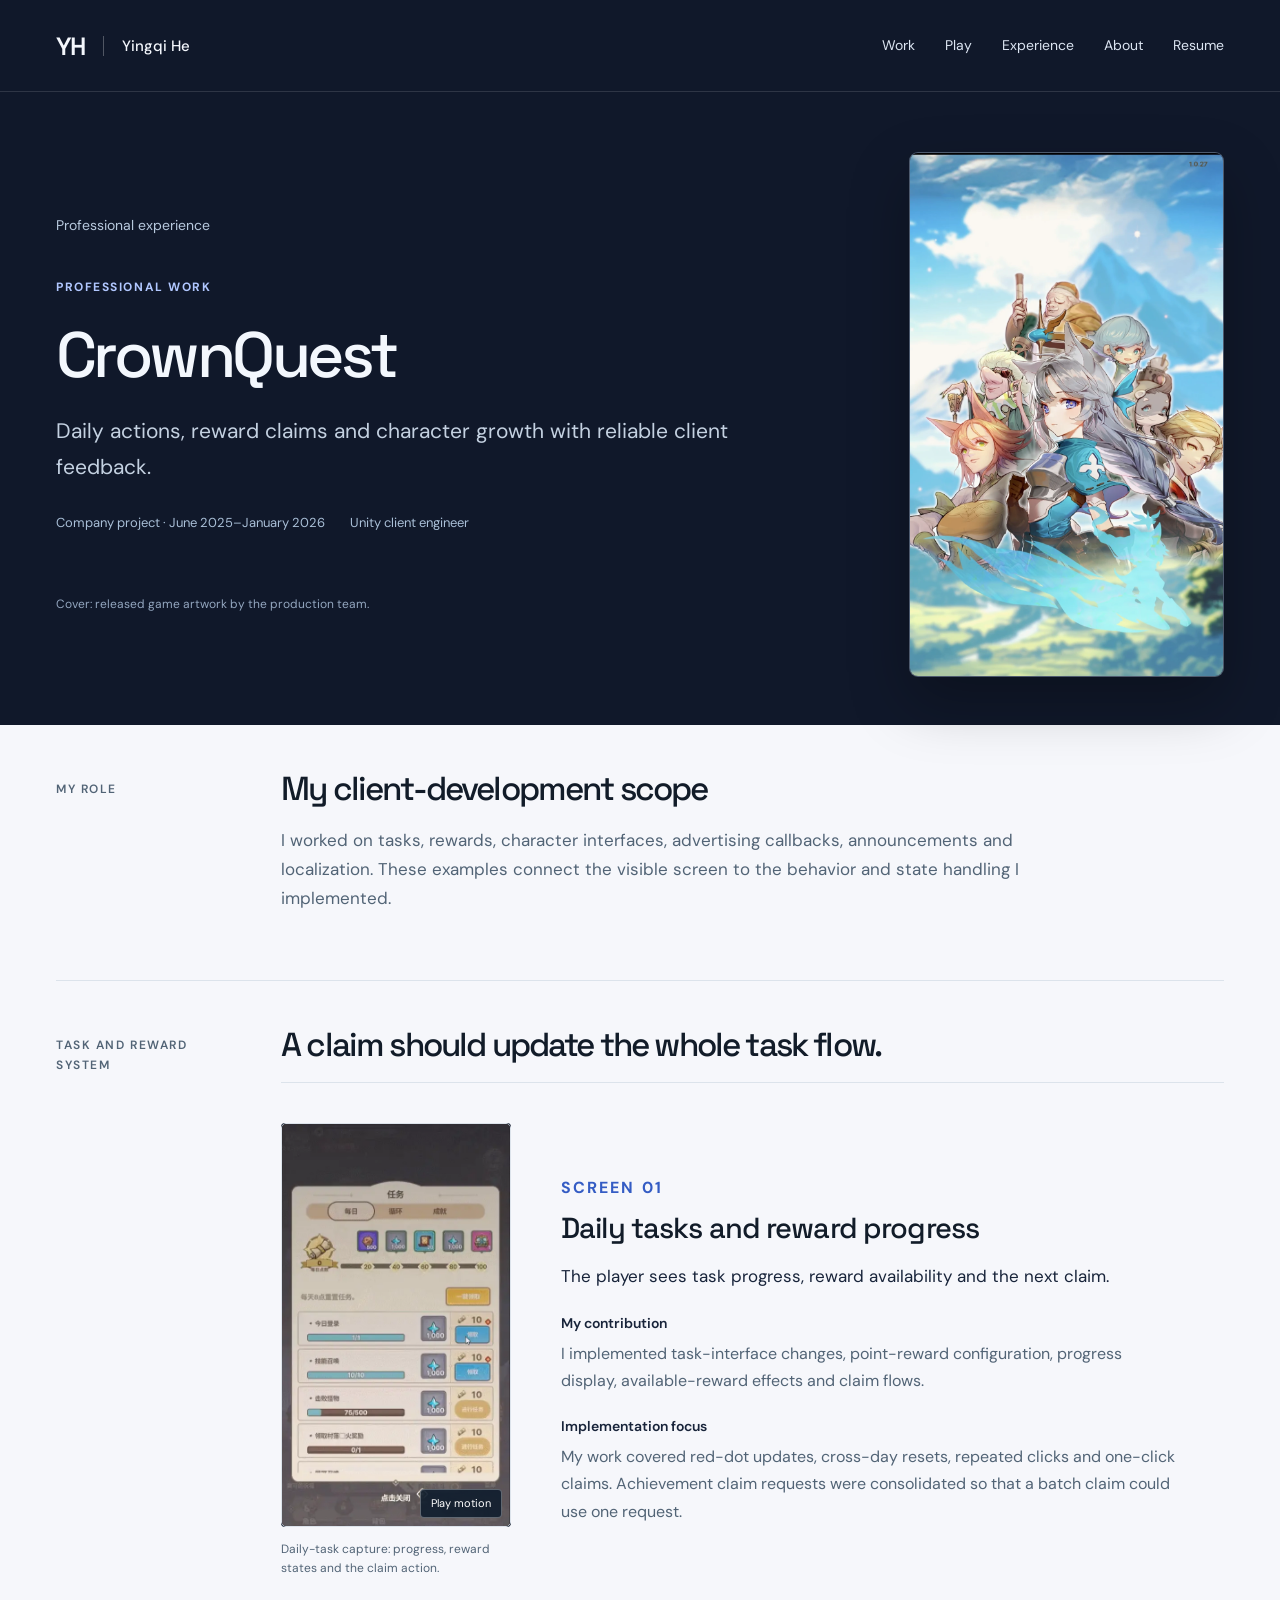
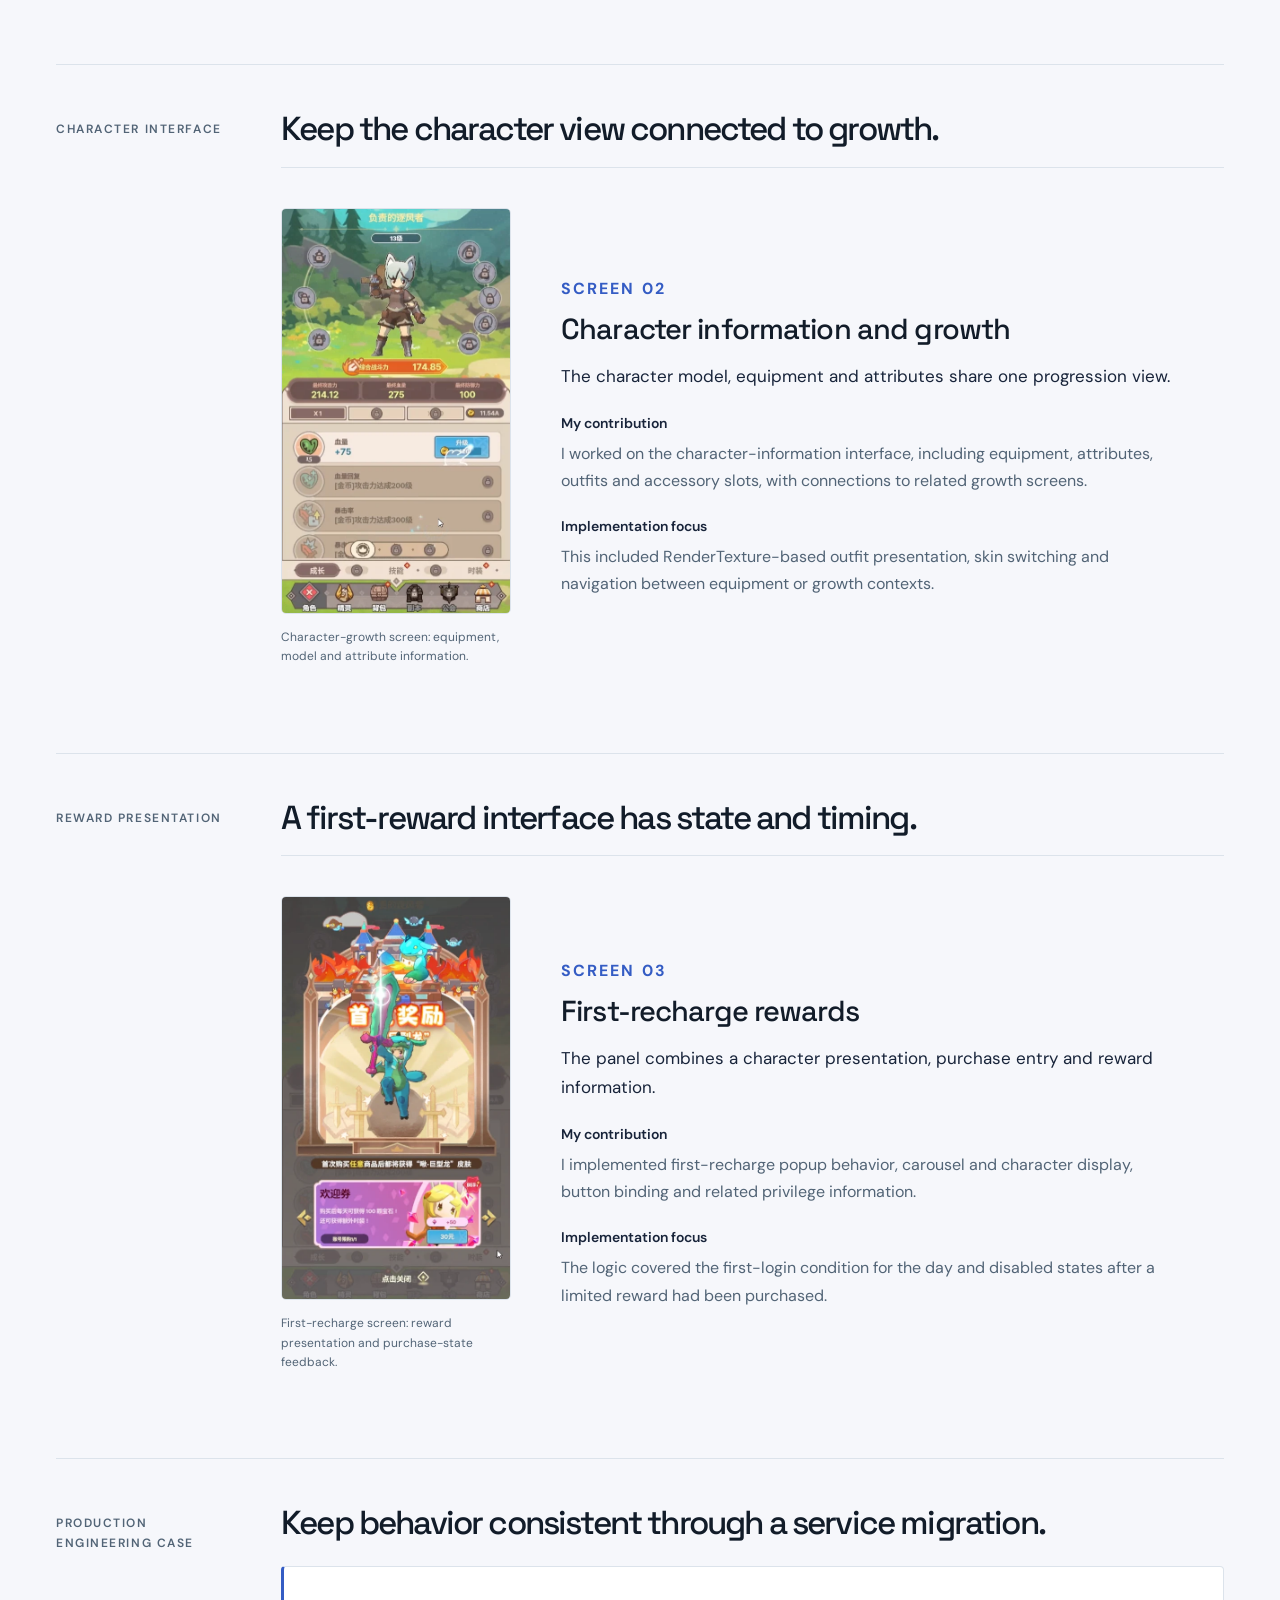
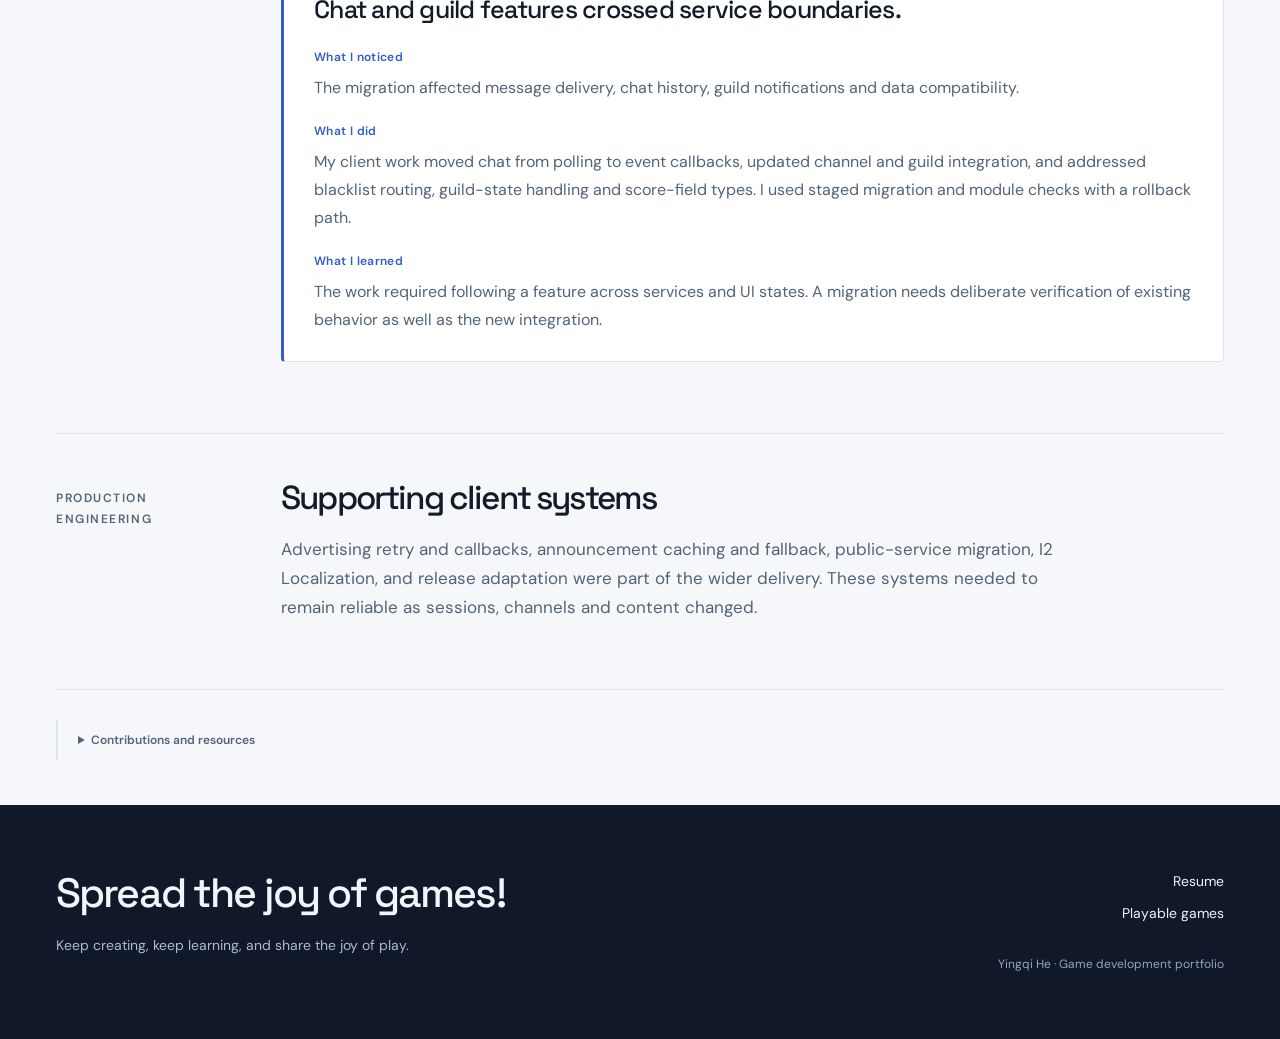
<file: experience/crownquest/index.html>
<!doctype html>
<html lang="en"><head><meta charset="utf-8"><meta name="viewport" content="width=device-width,initial-scale=1">
<title>CrownQuest · Yingqi He</title><meta name="description" content="Daily-task claims, character information and first-recharge interfaces mapped to my client work.">
<link rel="icon" href="/favicon.svg" type="image/svg+xml"><link rel="stylesheet" href="/style.css?v=20261015a"><script src="/site.js?v=20261015a" defer></script></head>
<body><a class="skip" href="#main">Skip to content</a><header class="nav"><a class="wordmark" href="/" aria-label="Yingqi He home">YH<span>Yingqi He</span></a><nav aria-label="Main navigation"><a href="/#work">Work</a><a href="/#play">Play</a><a href="/experience/">Experience</a><a href="/about/">About</a><a href="/resume/">Resume</a></nav></header>
<main id="main"><div class="case-hero commercial-hero"><div class="wrap commercial-heading"><div><a class="back" href="/experience/">Professional experience</a><p class="eyebrow">PROFESSIONAL WORK</p><h1>CrownQuest</h1><p class="case-summary">Daily actions, reward claims and character growth with reliable client feedback.</p><div class="meta"><span>Company project · June 2025–January 2026</span><span>Unity client engineer</span></div><div class="actions"></div><p class="cover-credit">Cover: released game artwork by the production team.</p></div><div class="commercial-cover crown-cover"><img class="" src="/assets/crown-cover.webp" alt="CrownQuest game cover" loading="eager" decoding="async"></div></div></div><div class="wrap"><section class="case-section" id="scope"><div class="section-label">MY ROLE</div><div class="section-body"><h2>My client-development scope</h2><p>I worked on tasks, rewards, character interfaces, advertising callbacks, announcements and localization. These examples connect the visible screen to the behavior and state handling I implemented.</p></div></section><section class="case-section" id="tasks"><div class="section-label">TASK AND REWARD SYSTEM</div><div class="section-body"><h2>A claim should update the whole task flow.</h2><article class="shot-story"><div class="shot-visual"><figure class="motion-demo phone"><div class="motion-frame"><video class="loop-video" data-loop-video data-motion-label="Daily-task rewards" aria-label="Daily-task rewards demonstration" controls muted loop playsinline preload="none" poster="/assets/crown-tasks.webp"><source src="/assets/crown-tasks.mp4" type="video/mp4"></video><button class="motion-toggle" type="button" data-motion-toggle hidden aria-label="Play Daily-task rewards animation">Play motion</button></div><figcaption>Daily-task capture: progress, reward states and the claim action.</figcaption></figure></div><div class="shot-copy"><p class="eyebrow">SCREEN 01</p><h3>Daily tasks and reward progress</h3><p class="visible-feature">The player sees task progress, reward availability and the next claim.</p><h4>My contribution</h4><p>I implemented task-interface changes, point-reward configuration, progress display, available-reward effects and claim flows.</p><h4>Implementation focus</h4><p>My work covered red-dot updates, cross-day resets, repeated clicks and one-click claims. Achievement claim requests were consolidated so that a batch claim could use one request.</p></div></article></div></section><section class="case-section" id="growth"><div class="section-label">CHARACTER INTERFACE</div><div class="section-body"><h2>Keep the character view connected to growth.</h2><article class="shot-story"><div class="shot-visual"><figure class="phone"><button class="image-button" data-image="/assets/wolf-profile.webp" data-caption="Character-growth screen: equipment, model and attribute information." aria-label="Enlarge: Character information and growth"><img class="" src="/assets/wolf-profile.webp" alt="Character information and growth" loading="lazy" decoding="async"></button><figcaption>Character-growth screen: equipment, model and attribute information.</figcaption></figure></div><div class="shot-copy"><p class="eyebrow">SCREEN 02</p><h3>Character information and growth</h3><p class="visible-feature">The character model, equipment and attributes share one progression view.</p><h4>My contribution</h4><p>I worked on the character-information interface, including equipment, attributes, outfits and accessory slots, with connections to related growth screens.</p><h4>Implementation focus</h4><p>This included RenderTexture-based outfit presentation, skin switching and navigation between equipment or growth contexts.</p></div></article></div></section><section class="case-section" id="reward"><div class="section-label">REWARD PRESENTATION</div><div class="section-body"><h2>A first-reward interface has state and timing.</h2><article class="shot-story"><div class="shot-visual"><figure class="phone"><button class="image-button" data-image="/assets/crown-firstreward.webp" data-caption="First-recharge screen: reward presentation and purchase-state feedback." aria-label="Enlarge: First-recharge rewards"><img class="" src="/assets/crown-firstreward.webp" alt="First-recharge rewards" loading="lazy" decoding="async"></button><figcaption>First-recharge screen: reward presentation and purchase-state feedback.</figcaption></figure></div><div class="shot-copy"><p class="eyebrow">SCREEN 03</p><h3>First-recharge rewards</h3><p class="visible-feature">The panel combines a character presentation, purchase entry and reward information.</p><h4>My contribution</h4><p>I implemented first-recharge popup behavior, carousel and character display, button binding and related privilege information.</p><h4>Implementation focus</h4><p>The logic covered the first-login condition for the day and disabled states after a limited reward had been purchased.</p></div></article></div></section><section class="case-section" id="migration"><div class="section-label">PRODUCTION ENGINEERING CASE</div><div class="section-body"><h2>Keep behavior consistent through a service migration.</h2><article class="decision-case"><h3>Chat and guild features crossed service boundaries.</h3><div><h4>What I noticed</h4><p>The migration affected message delivery, chat history, guild notifications and data compatibility.</p></div><div><h4>What I did</h4><p>My client work moved chat from polling to event callbacks, updated channel and guild integration, and addressed blacklist routing, guild-state handling and score-field types. I used staged migration and module checks with a rollback path.</p></div><div><h4>What I learned</h4><p>The work required following a feature across services and UI states. A migration needs deliberate verification of existing behavior as well as the new integration.</p></div></article></div></section><section class="case-section" id="integration"><div class="section-label">PRODUCTION ENGINEERING</div><div class="section-body"><h2>Supporting client systems</h2><p>Advertising retry and callbacks, announcement caching and fallback, public-service migration, I2 Localization, and release adaptation were part of the wider delivery. These systems needed to remain reliable as sessions, channels and content changed.</p></div></section><details class="attribution"><summary>Contributions and resources</summary><p>Company project at Hangzhou Spoon Network Technology Co., Ltd. Client features by Yingqi He with design, art and backend colleagues. Cover, character art and UI visuals are credited to the game production team; this case describes my functional implementation.</p></details></div></main>
<footer><div><p class="footer-philosophy">Spread the joy of games!</p><p class="footer-belief">Keep creating, keep learning, and share the joy of play.</p></div><div class="footer-right"><a href="/resume/">Resume</a><a href="/#play">Playable games</a><span>Yingqi He · Game development portfolio</span></div></footer>
<dialog id="image-viewer" aria-label="Image preview"><button class="close" aria-label="Close image preview">Close</button><img alt=""><p></p></dialog></body></html>
</file>
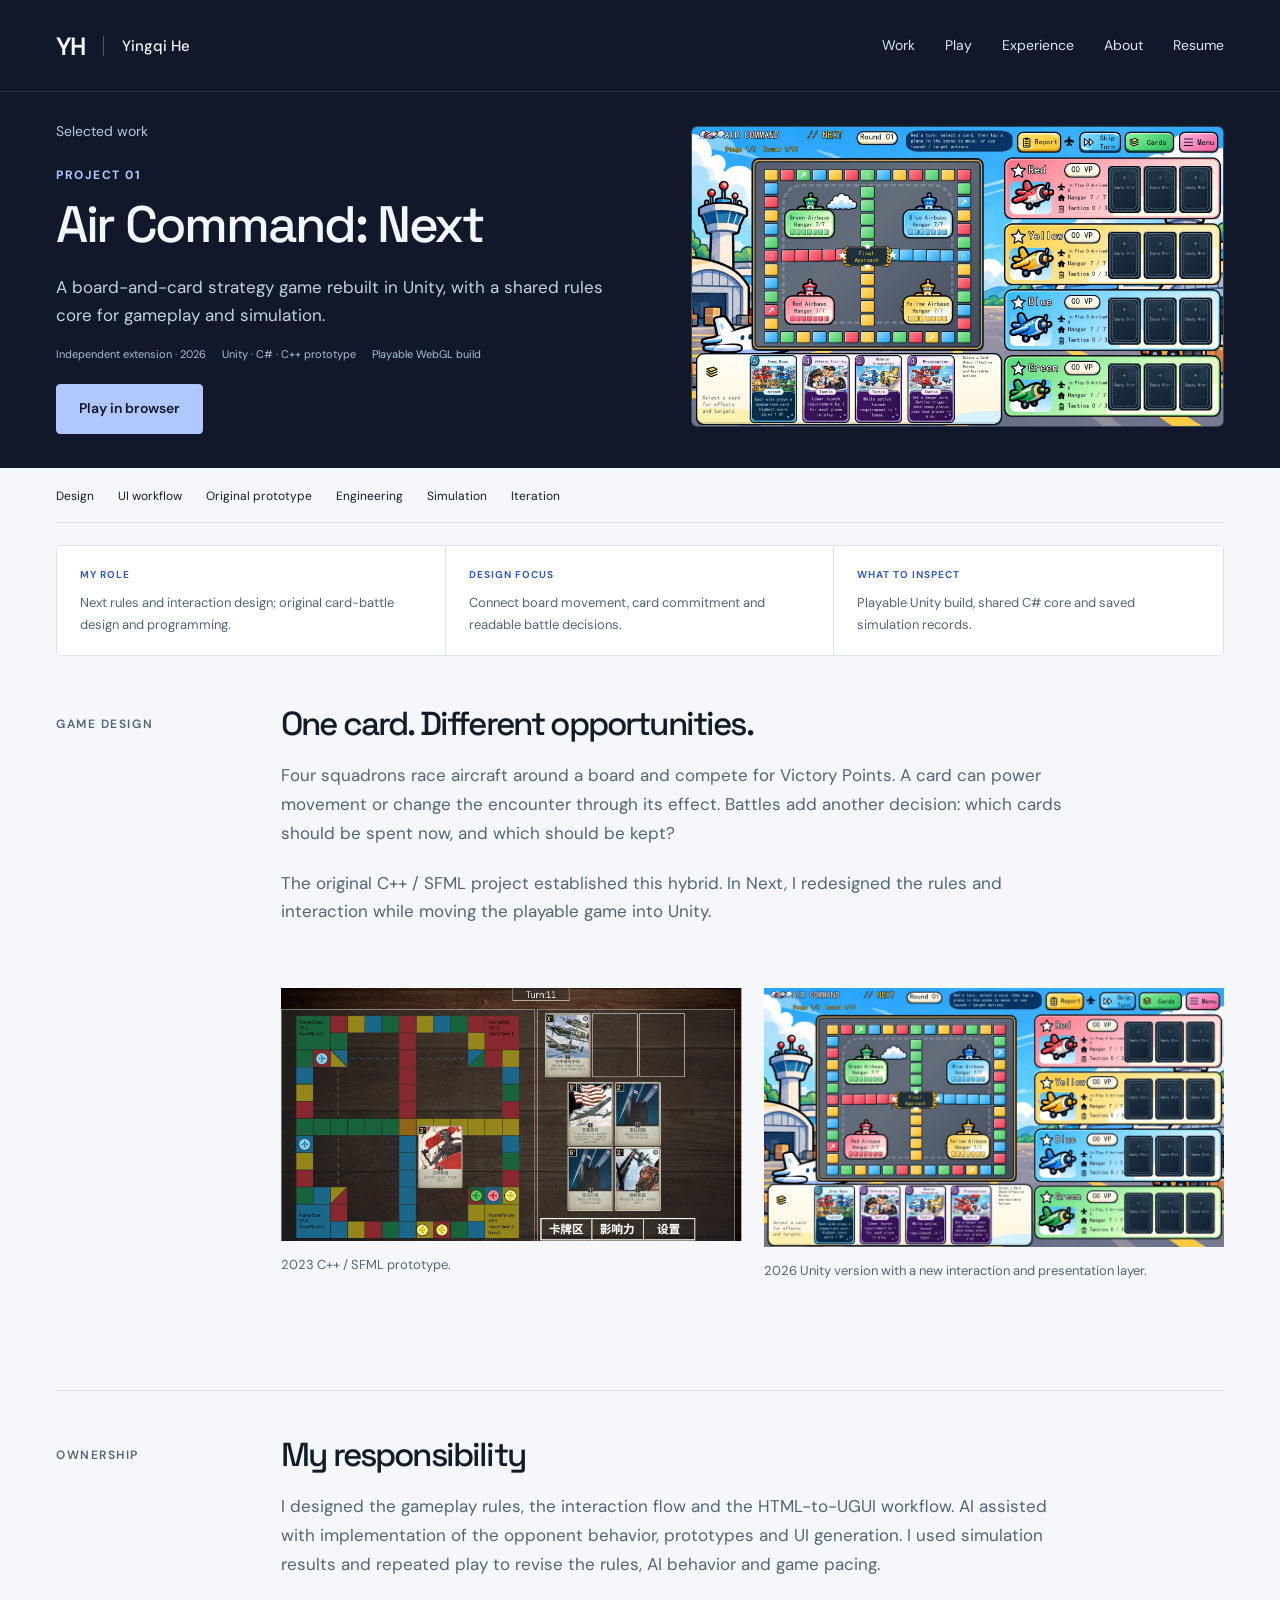
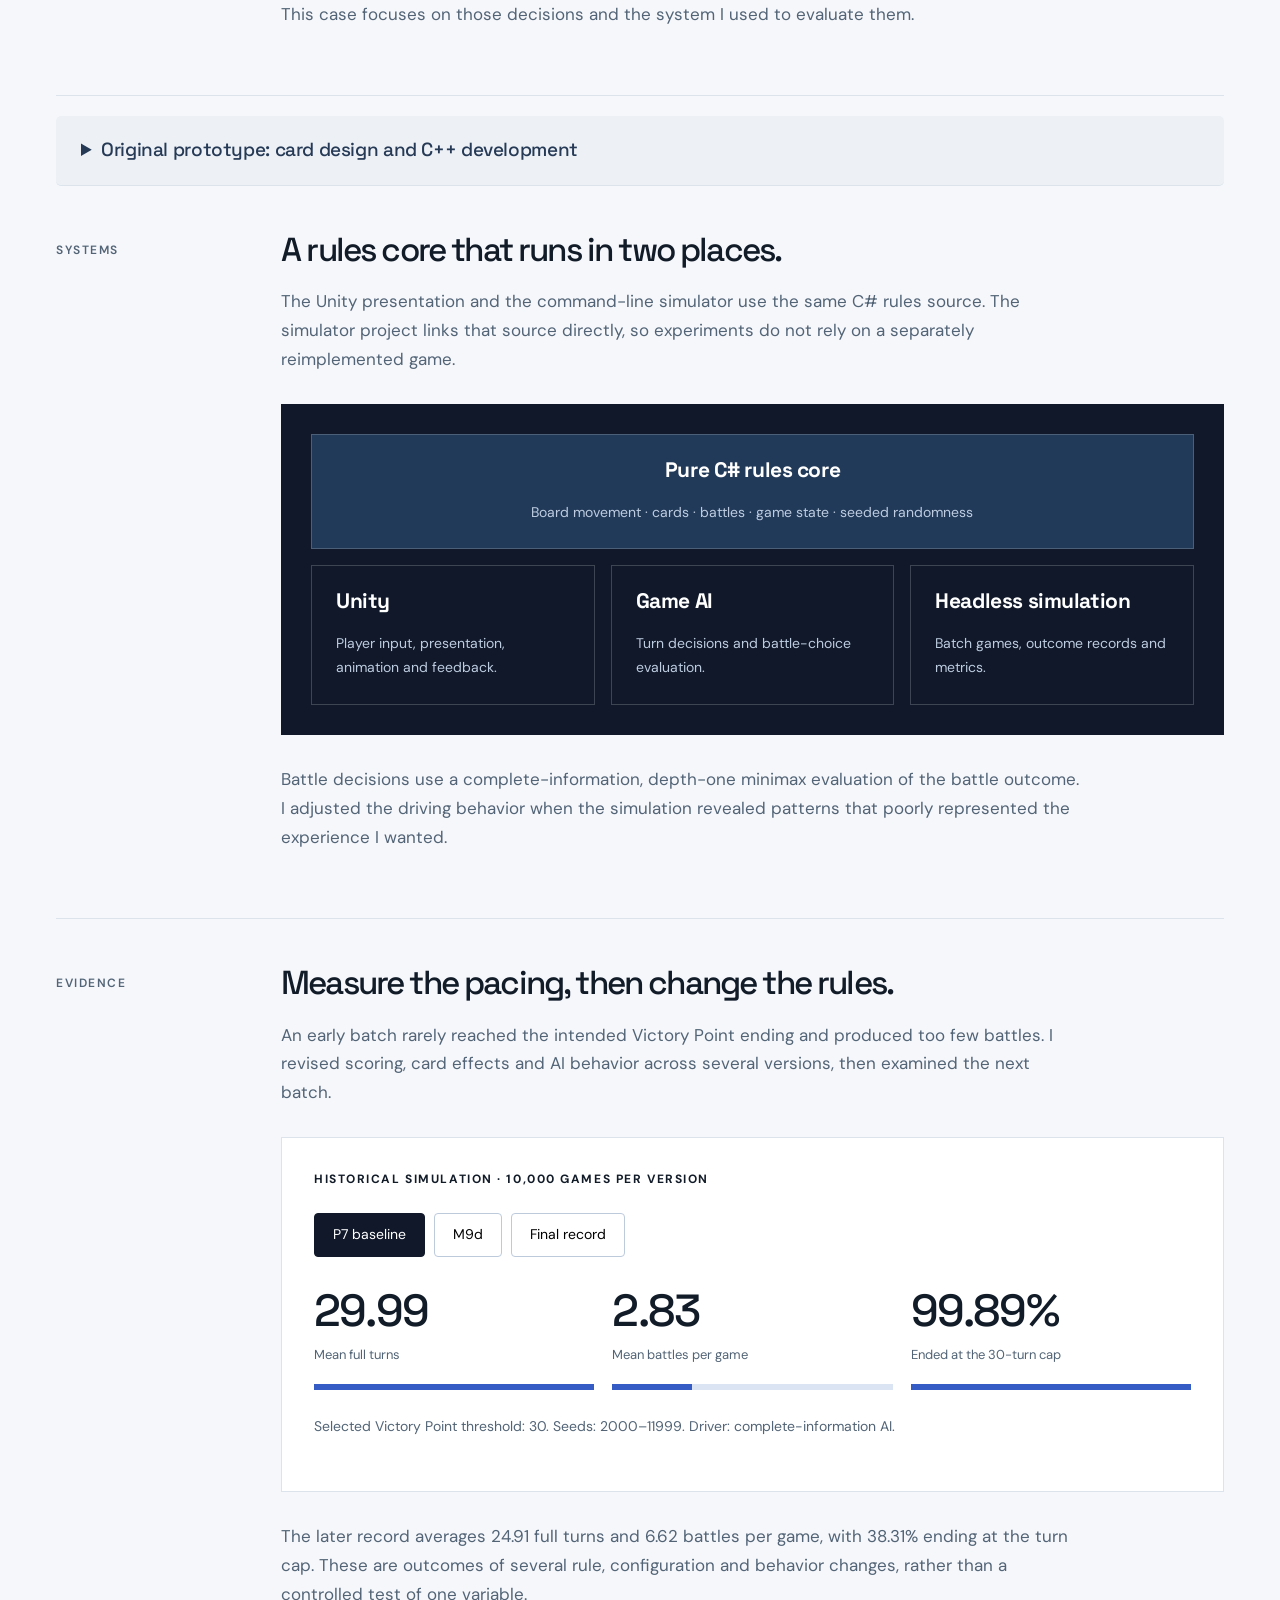
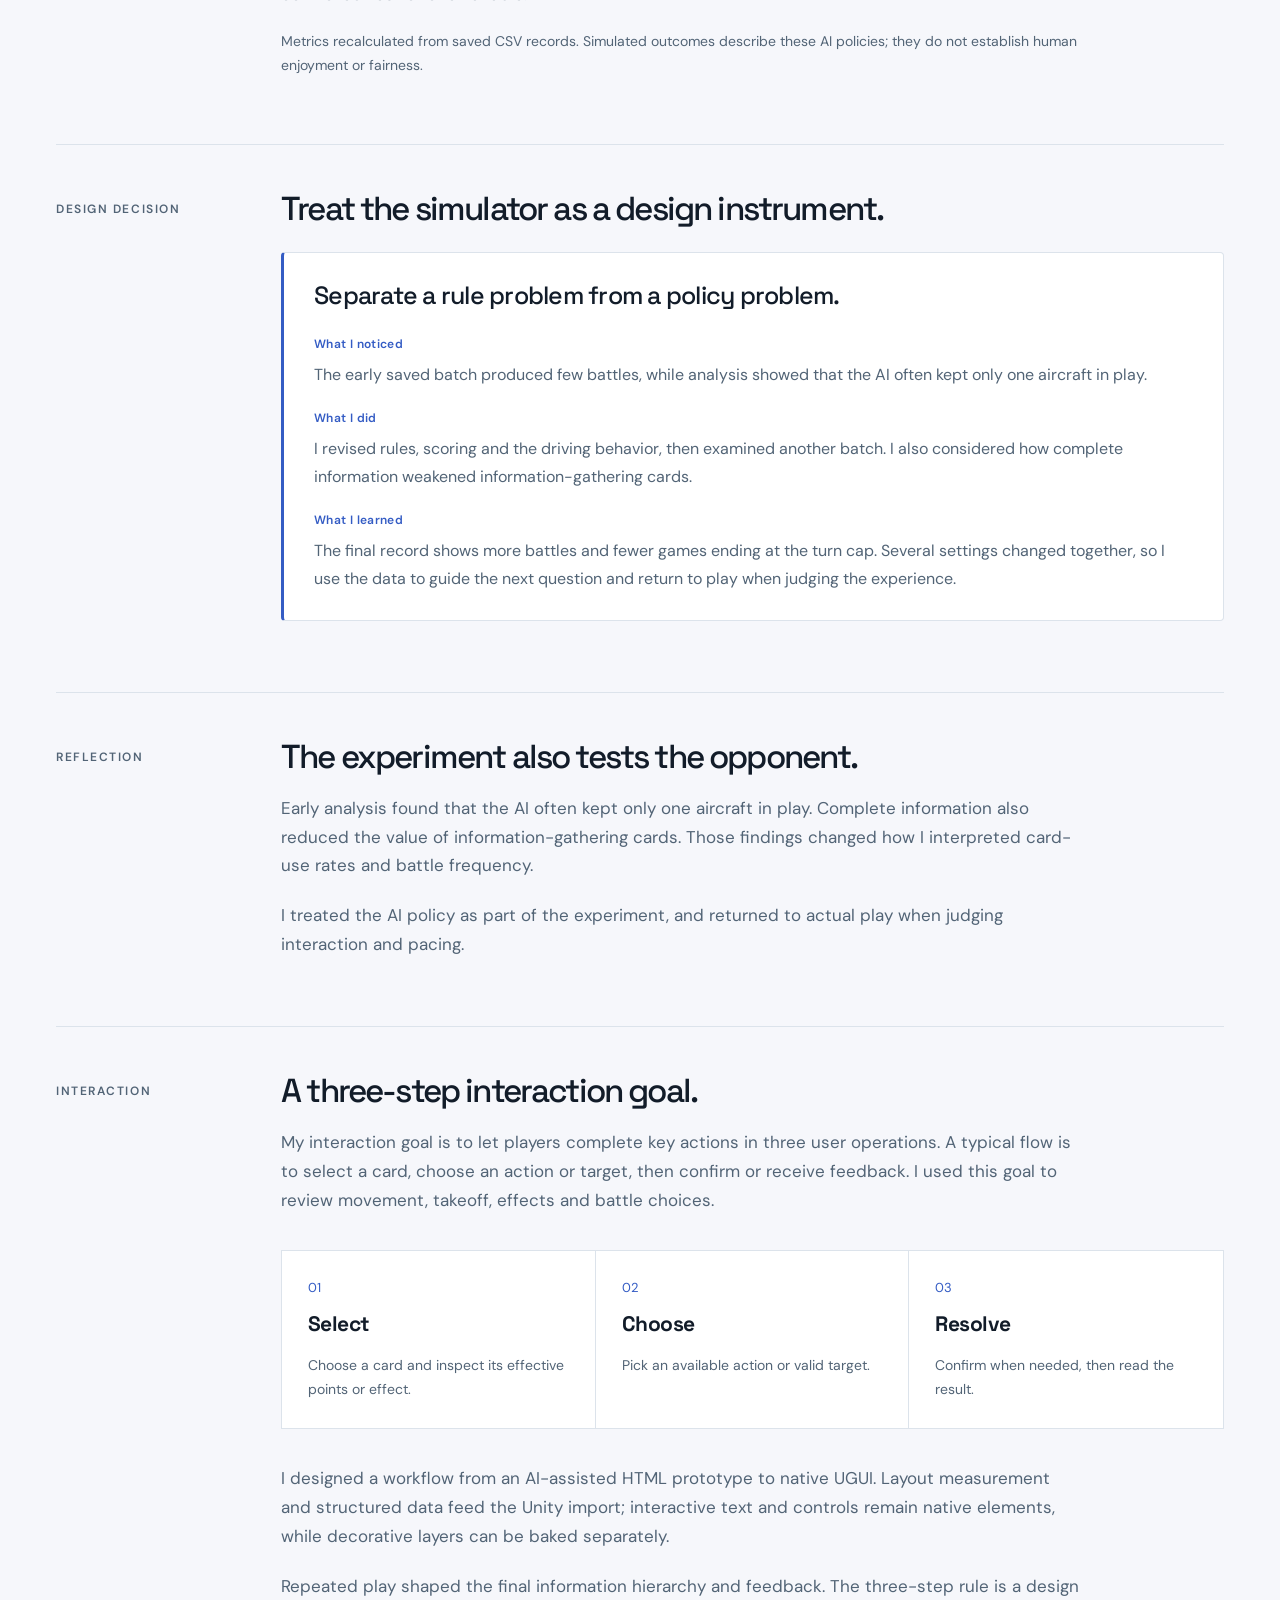
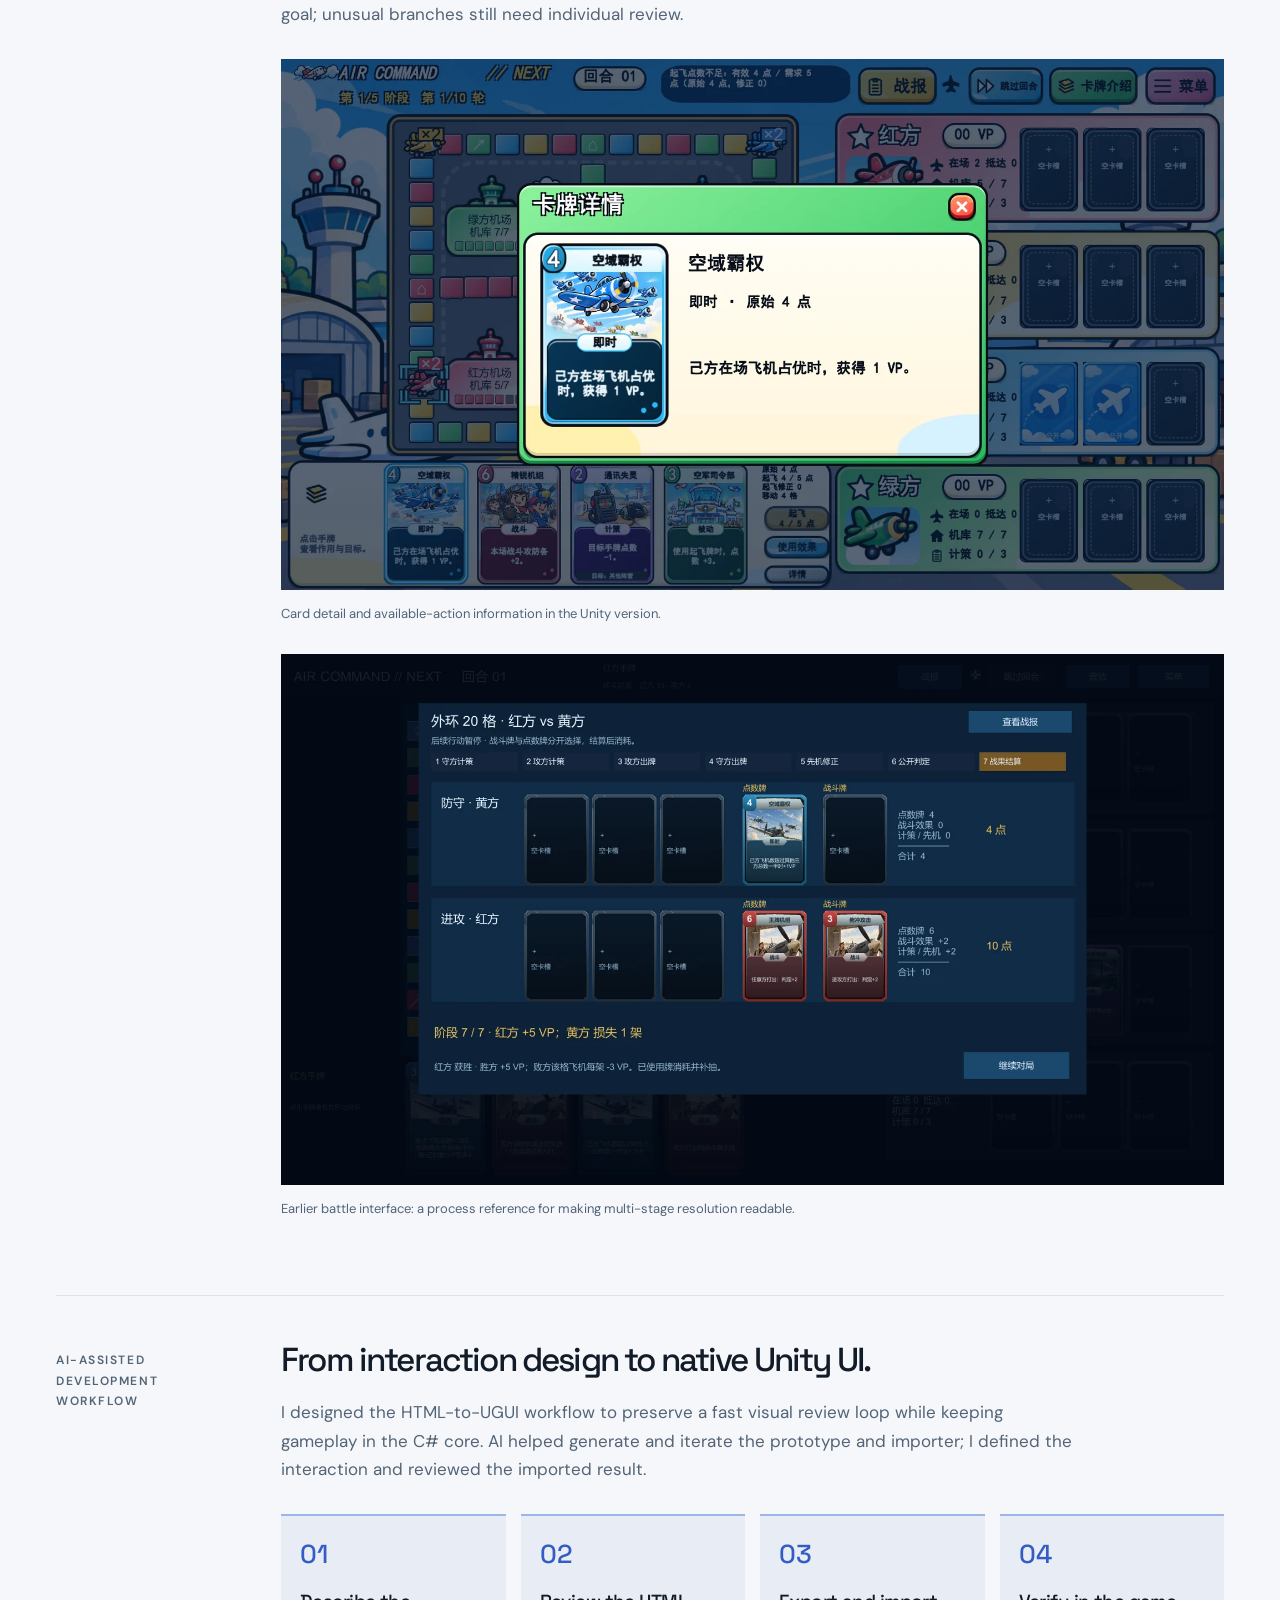
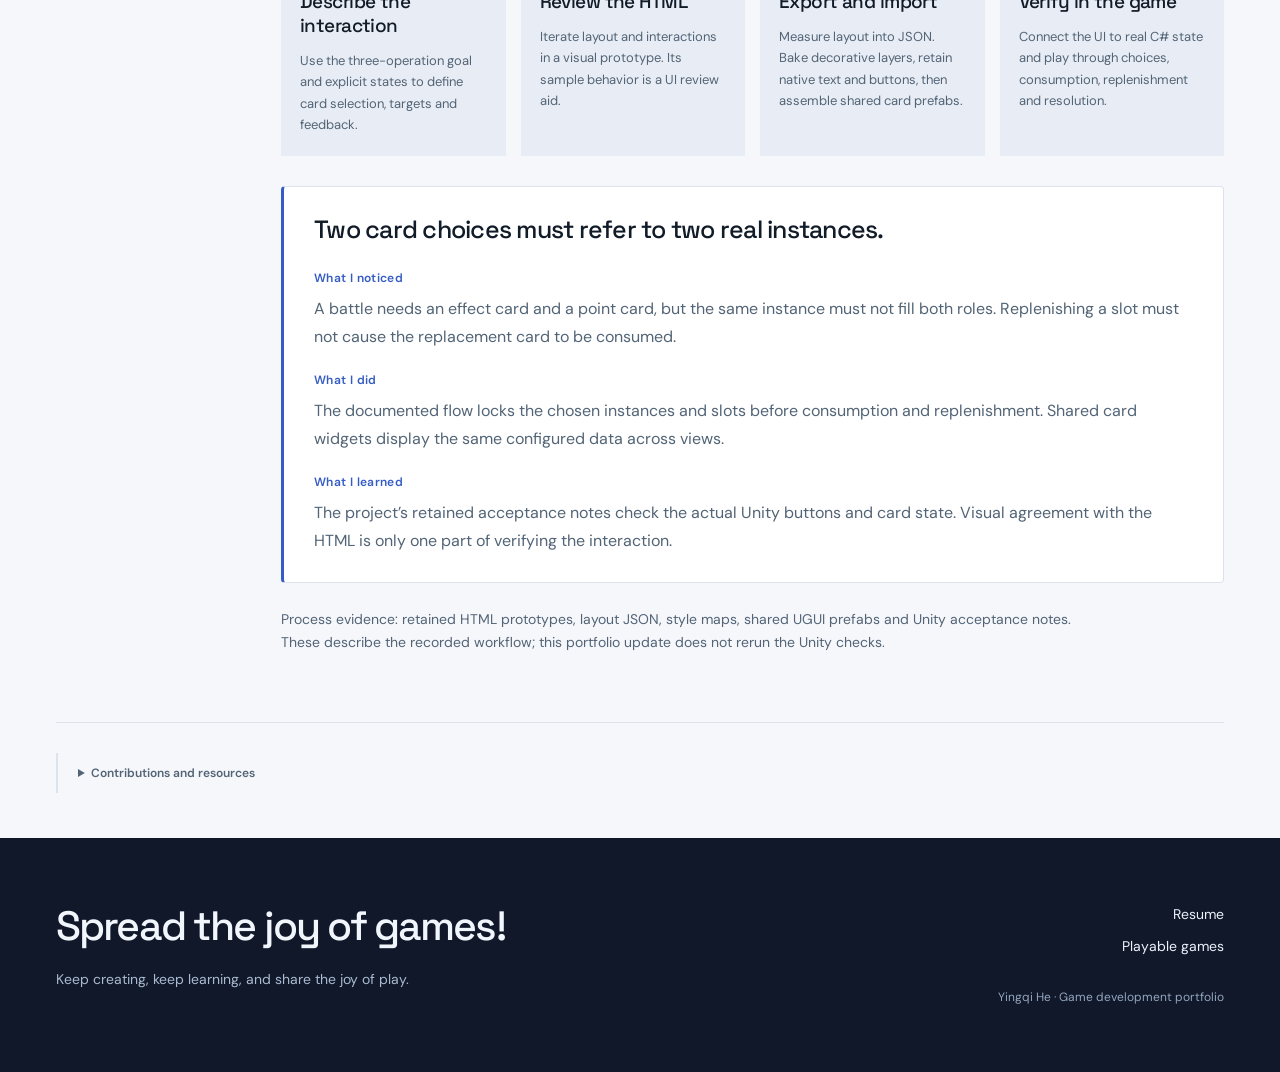
<file: projects/air-command-next/index.html>
<!doctype html>
<html lang="en"><head><meta charset="utf-8"><meta name="viewport" content="width=device-width,initial-scale=1">
<title>Air Command: Next · Yingqi He</title><meta name="description" content="A playable strategy game with a shared C# core, AI simulation, balance iteration and an HTML-to-UGUI workflow.">
<link rel="icon" href="/favicon.svg" type="image/svg+xml"><link rel="stylesheet" href="/style.css?v=20261015a"><script src="/site.js?v=20261015a" defer></script></head>
<body><a class="skip" href="#main">Skip to content</a><header class="nav"><a class="wordmark" href="/" aria-label="Yingqi He home">YH<span>Yingqi He</span></a><nav aria-label="Main navigation"><a href="/#work">Work</a><a href="/#play">Play</a><a href="/experience/">Experience</a><a href="/about/">About</a><a href="/resume/">Resume</a></nav></header>
<main id="main"><div class="case-hero compact-case"><div class="wrap case-intro"><div><a class="back" href="/#work">Selected work</a><p class="eyebrow">PROJECT 01</p><h1>Air Command: Next</h1><p class="case-summary">A board-and-card strategy game rebuilt in Unity, with a shared rules core for gameplay and simulation.</p><div class="meta"><span>Independent extension · 2026</span><span>Unity · C# · C++ prototype</span><span>Playable WebGL build</span></div><div class="actions"><a class="button primary" href="https://taiga-game.itch.io/air-command" target="_blank" rel="noopener">Play in browser</a></div></div><div class="case-cover-frame"><img class="case-cover" src="/assets/air-hud-en.webp" alt="Air Command Next English Unity game interface" loading="eager" decoding="async"></div></div></div><div class="wrap"><nav class="case-nav" aria-label="Case study sections"><a href="#design">Design</a><a href="#workflow">UI workflow</a><a href="#prototype">Original prototype</a><a href="#engineering">Engineering</a><a href="#simulation">Simulation</a><a href="#iteration">Iteration</a></nav><div class="case-overview" aria-label="Project at a glance"><div><span>MY ROLE</span><p>Next rules and interaction design; original card-battle design and programming.</p></div><div><span>DESIGN FOCUS</span><p>Connect board movement, card commitment and readable battle decisions.</p></div><div><span>WHAT TO INSPECT</span><p>Playable Unity build, shared C# core and saved simulation records.</p></div></div><section class="case-section" id="design"><div class="section-label">GAME DESIGN</div><div class="section-body"><h2>One card. Different opportunities.</h2><p>Four squadrons race aircraft around a board and compete for Victory Points. A card can power movement or change the encounter through its effect. Battles add another decision: which cards should be spent now, and which should be kept?</p><p>The original C++ / SFML project established this hybrid. In Next, I redesigned the rules and interaction while moving the playable game into Unity.</p><div class="two-up"><figure class=""><button class="image-button" data-image="/assets/air-old.webp" data-caption="2023 C++ / SFML prototype." aria-label="Enlarge: Original C++ Air Command board"><img class="" src="/assets/air-old.webp" alt="Original C++ Air Command board" loading="lazy" decoding="async"></button><figcaption>2023 C++ / SFML prototype.</figcaption></figure><figure class=""><button class="image-button" data-image="/assets/air-hud-en.webp" data-caption="2026 Unity version with a new interaction and presentation layer." aria-label="Enlarge: Next formal English board and hand"><img class="" src="/assets/air-hud-en.webp" alt="Next formal English board and hand" loading="lazy" decoding="async"></button><figcaption>2026 Unity version with a new interaction and presentation layer.</figcaption></figure></div></div></section><section class="case-section" id="contribution"><div class="section-label">OWNERSHIP</div><div class="section-body"><h2>My responsibility</h2><p>I designed the gameplay rules, the interaction flow and the HTML-to-UGUI workflow. AI assisted with implementation of the opponent behavior, prototypes and UI generation. I used simulation results and repeated play to revise the rules, AI behavior and game pacing.</p><p>This case focuses on those decisions and the system I used to evaluate them.</p></div></section><details class="case-extra"><summary>Original prototype: card design and C++ development</summary><section class="case-section" id="prototype"><div class="section-label">ORIGINAL DESIGN AND DEVELOPMENT</div><div class="section-body"><h2>From card rules to a playable C++ prototype.</h2><p>The original Air Command was a collaborative C++ / SFML project. I designed the card-battle system and implemented aircraft movement and card-based combat. Another designer developed the board-related card effects and Victory Point rules; we integrated the two parts and played together to adjust the cards. These records show my design and programming contribution before the later AI-assisted Unity extension.</p><h3>Define the cards before presenting the battle.</h3><figure class=""><button class="image-button" data-image="/assets/air-card-design.webp" data-caption="Original card-design sheet: names, effects and point values make the rule choices explicit." aria-label="Enlarge: Original spreadsheet of card names, effects and point values"><img class="" src="/assets/air-card-design.webp" alt="Original spreadsheet of card names, effects and point values" loading="lazy" decoding="async"></button><figcaption>Original card-design sheet: names, effects and point values make the rule choices explicit.</figcaption></figure><p>The sheet records cards as rule definitions: a named effect and a point value. Designing these together connects what a card lets the player do with its value in an encounter. This is the original prototype configuration; the Next version uses revised rules and balance.</p><h3>Make the encounter readable.</h3><figure class=""><button class="image-button" data-image="/assets/air-battle-concept.webp" data-caption="Original battle concept: attacker and defender rows, committed cards, total points and a card-effect message." aria-label="Enlarge: Original battle concept showing attacker, defender, cards and point totals"><img class="" src="/assets/air-battle-concept.webp" alt="Original battle concept showing attacker, defender, cards and point totals" loading="lazy" decoding="async"></button><figcaption>Original battle concept: attacker and defender rows, committed cards, total points and a card-effect message.</figcaption></figure><p>The concept separates the two sides and places their point totals beside the card rows. In this example, the defender has six points against the attacker’s five, while an Ambush message reports a two-point bonus. The design makes both the current comparison and the effect that changed it visible.</p><h3>Implement the rules in C++.</h3><figure class=""><button class="image-button" data-image="/assets/air-cpp-development.webp" data-caption="Original C++ development record, also included in my earlier portfolio." aria-label="Enlarge: C++ development screenshot from the original Air Command"><img class="" src="/assets/air-cpp-development.webp" alt="C++ development screenshot from the original Air Command" loading="lazy" decoding="async"></button><figcaption>Original C++ development record, also included in my earlier portfolio.</figcaption></figure><p>I implemented the movement and card-battle features in C++ and SFML, then integrated them with the collaborative design. Next continues that work with a shared C# rules core, simulations and a new interaction workflow.</p></div></section></details><section class="case-section" id="engineering"><div class="section-label">SYSTEMS</div><div class="section-body"><h2>A rules core that runs in two places.</h2><p>The Unity presentation and the command-line simulator use the same C# rules source. The simulator project links that source directly, so experiments do not rely on a separately reimplemented game.</p><div class="diagram"><div class="core"><h4>Pure C# rules core</h4><p>Board movement · cards · battles · game state · seeded randomness</p></div><div><h4>Unity</h4><p>Player input, presentation, animation and feedback.</p></div><div><h4>Game AI</h4><p>Turn decisions and battle-choice evaluation.</p></div><div><h4>Headless simulation</h4><p>Batch games, outcome records and metrics.</p></div></div><p>Battle decisions use a complete-information, depth-one minimax evaluation of the battle outcome. I adjusted the driving behavior when the simulation revealed patterns that poorly represented the experience I wanted.</p></div></section><section class="case-section" id="simulation"><div class="section-label">EVIDENCE</div><div class="section-body"><h2>Measure the pacing, then change the rules.</h2><p>An early batch rarely reached the intended Victory Point ending and produced too few battles. I revised scoring, card effects and AI behavior across several versions, then examined the next batch.</p>
<div class="experiment"><p class="eyebrow">HISTORICAL SIMULATION · 10,000 GAMES PER VERSION</p><div class="version-switch" aria-label="Simulation version"><button data-version="baseline" aria-pressed="true">P7 baseline</button><button data-version="m9d" aria-pressed="false">M9d</button><button data-version="final" aria-pressed="false">Final record</button></div><div class="metrics" aria-live="polite"><div class="metric"><strong data-metric="turns">29.99</strong><span>Mean full turns</span><div class="bar"><i data-bar="turns" style="width:100%"></i></div></div><div class="metric"><strong data-metric="battles">2.83</strong><span>Mean battles per game</span><div class="bar"><i data-bar="battles" style="width:28.3%"></i></div></div><div class="metric"><strong data-metric="cap">99.89%</strong><span>Ended at the 30-turn cap</span><div class="bar"><i data-bar="cap" style="width:99.89%"></i></div></div></div><p class="small-note" style="margin-top:25px">Selected Victory Point threshold: <span data-threshold>30</span>. Seeds: 2000–11999. Driver: complete-information AI.</p></div>
<p>The later record averages 24.91 full turns and 6.62 battles per game, with 38.31% ending at the turn cap. These are outcomes of several rule, configuration and behavior changes, rather than a controlled test of one variable.</p><p class="small-note">Metrics recalculated from saved CSV records. Simulated outcomes describe these AI policies; they do not establish human enjoyment or fairness.</p></div></section><section class="case-section" id="decisions"><div class="section-label">DESIGN DECISION</div><div class="section-body"><h2>Treat the simulator as a design instrument.</h2><article class="decision-case"><h3>Separate a rule problem from a policy problem.</h3><div><h4>What I noticed</h4><p>The early saved batch produced few battles, while analysis showed that the AI often kept only one aircraft in play.</p></div><div><h4>What I did</h4><p>I revised rules, scoring and the driving behavior, then examined another batch. I also considered how complete information weakened information-gathering cards.</p></div><div><h4>What I learned</h4><p>The final record shows more battles and fewer games ending at the turn cap. Several settings changed together, so I use the data to guide the next question and return to play when judging the experience.</p></div></article></div></section><section class="case-section" id="reflection"><div class="section-label">REFLECTION</div><div class="section-body"><h2>The experiment also tests the opponent.</h2><p>Early analysis found that the AI often kept only one aircraft in play. Complete information also reduced the value of information-gathering cards. Those findings changed how I interpreted card-use rates and battle frequency.</p><p>I treated the AI policy as part of the experiment, and returned to actual play when judging interaction and pacing.</p></div></section><section class="case-section" id="iteration"><div class="section-label">INTERACTION</div><div class="section-body"><h2>A three-step interaction goal.</h2><p>My interaction goal is to let players complete key actions in three user operations. A typical flow is to select a card, choose an action or target, then confirm or receive feedback. I used this goal to review movement, takeoff, effects and battle choices.</p><div class="flow"><div><span class="step">01</span><h4>Select</h4><p>Choose a card and inspect its effective points or effect.</p></div><div><span class="step">02</span><h4>Choose</h4><p>Pick an available action or valid target.</p></div><div><span class="step">03</span><h4>Resolve</h4><p>Confirm when needed, then read the result.</p></div></div><p>I designed a workflow from an AI-assisted HTML prototype to native UGUI. Layout measurement and structured data feed the Unity import; interactive text and controls remain native elements, while decorative layers can be baked separately.</p><p>Repeated play shaped the final information hierarchy and feedback. The three-step rule is a design goal; unusual branches still need individual review.</p><figure class=""><button class="image-button" data-image="/assets/air-detail.webp" data-caption="Card detail and available-action information in the Unity version." aria-label="Enlarge: Card detail view in Unity"><img class="" src="/assets/air-detail.webp" alt="Card detail view in Unity" loading="lazy" decoding="async"></button><figcaption>Card detail and available-action information in the Unity version.</figcaption></figure><figure class=""><button class="image-button" data-image="/assets/air-battle.webp" data-caption="Earlier battle interface: a process reference for making multi-stage resolution readable." aria-label="Enlarge: Earlier battle result interface"><img class="" src="/assets/air-battle.webp" alt="Earlier battle result interface" loading="lazy" decoding="async"></button><figcaption>Earlier battle interface: a process reference for making multi-stage resolution readable.</figcaption></figure></div></section><section class="case-section" id="workflow"><div class="section-label">AI-ASSISTED DEVELOPMENT WORKFLOW</div><div class="section-body"><h2>From interaction design to native Unity UI.</h2><p>I designed the HTML-to-UGUI workflow to preserve a fast visual review loop while keeping gameplay in the C# core. AI helped generate and iterate the prototype and importer; I defined the interaction and reviewed the imported result.</p><div class="workflow-stages"><div><span>01</span><h3>Describe the interaction</h3><p>Use the three-operation goal and explicit states to define card selection, targets and feedback.</p></div><div><span>02</span><h3>Review the HTML</h3><p>Iterate layout and interactions in a visual prototype. Its sample behavior is a UI review aid.</p></div><div><span>03</span><h3>Export and import</h3><p>Measure layout into JSON. Bake decorative layers, retain native text and buttons, then assemble shared card prefabs.</p></div><div><span>04</span><h3>Verify in the game</h3><p>Connect the UI to real C# state and play through choices, consumption, replenishment and resolution.</p></div></div><article class="decision-case"><h3>Two card choices must refer to two real instances.</h3><div><h4>What I noticed</h4><p>A battle needs an effect card and a point card, but the same instance must not fill both roles. Replenishing a slot must not cause the replacement card to be consumed.</p></div><div><h4>What I did</h4><p>The documented flow locks the chosen instances and slots before consumption and replenishment. Shared card widgets display the same configured data across views.</p></div><div><h4>What I learned</h4><p>The project’s retained acceptance notes check the actual Unity buttons and card state. Visual agreement with the HTML is only one part of verifying the interaction.</p></div></article><p class="small-note">Process evidence: retained HTML prototypes, layout JSON, style maps, shared UGUI prefabs and Unity acceptance notes. These describe the recorded workflow; this portfolio update does not rerun the Unity checks.</p></div></section><details class="attribution"><summary>Contributions and resources</summary><p>Next rules and interaction design by Yingqi He. In the original collaborative C++ prototype, Yingqi He designed the card battles and programmed movement and combat; a teammate designed board-related effects and Victory Point rules. AI assisted opponent implementation, HTML prototypes and UGUI generation; I directed the workflow and revised it through data and play. The project uses TEngine, Luban, YooAsset and related third-party tooling. Visual references and generated artwork were used in the presentation; the airport background has a retained image-generation provenance record.</p></details></div></main>
<footer><div><p class="footer-philosophy">Spread the joy of games!</p><p class="footer-belief">Keep creating, keep learning, and share the joy of play.</p></div><div class="footer-right"><a href="/resume/">Resume</a><a href="/#play">Playable games</a><span>Yingqi He · Game development portfolio</span></div></footer>
<dialog id="image-viewer" aria-label="Image preview"><button class="close" aria-label="Close image preview">Close</button><img alt=""><p></p></dialog></body></html>
</file>
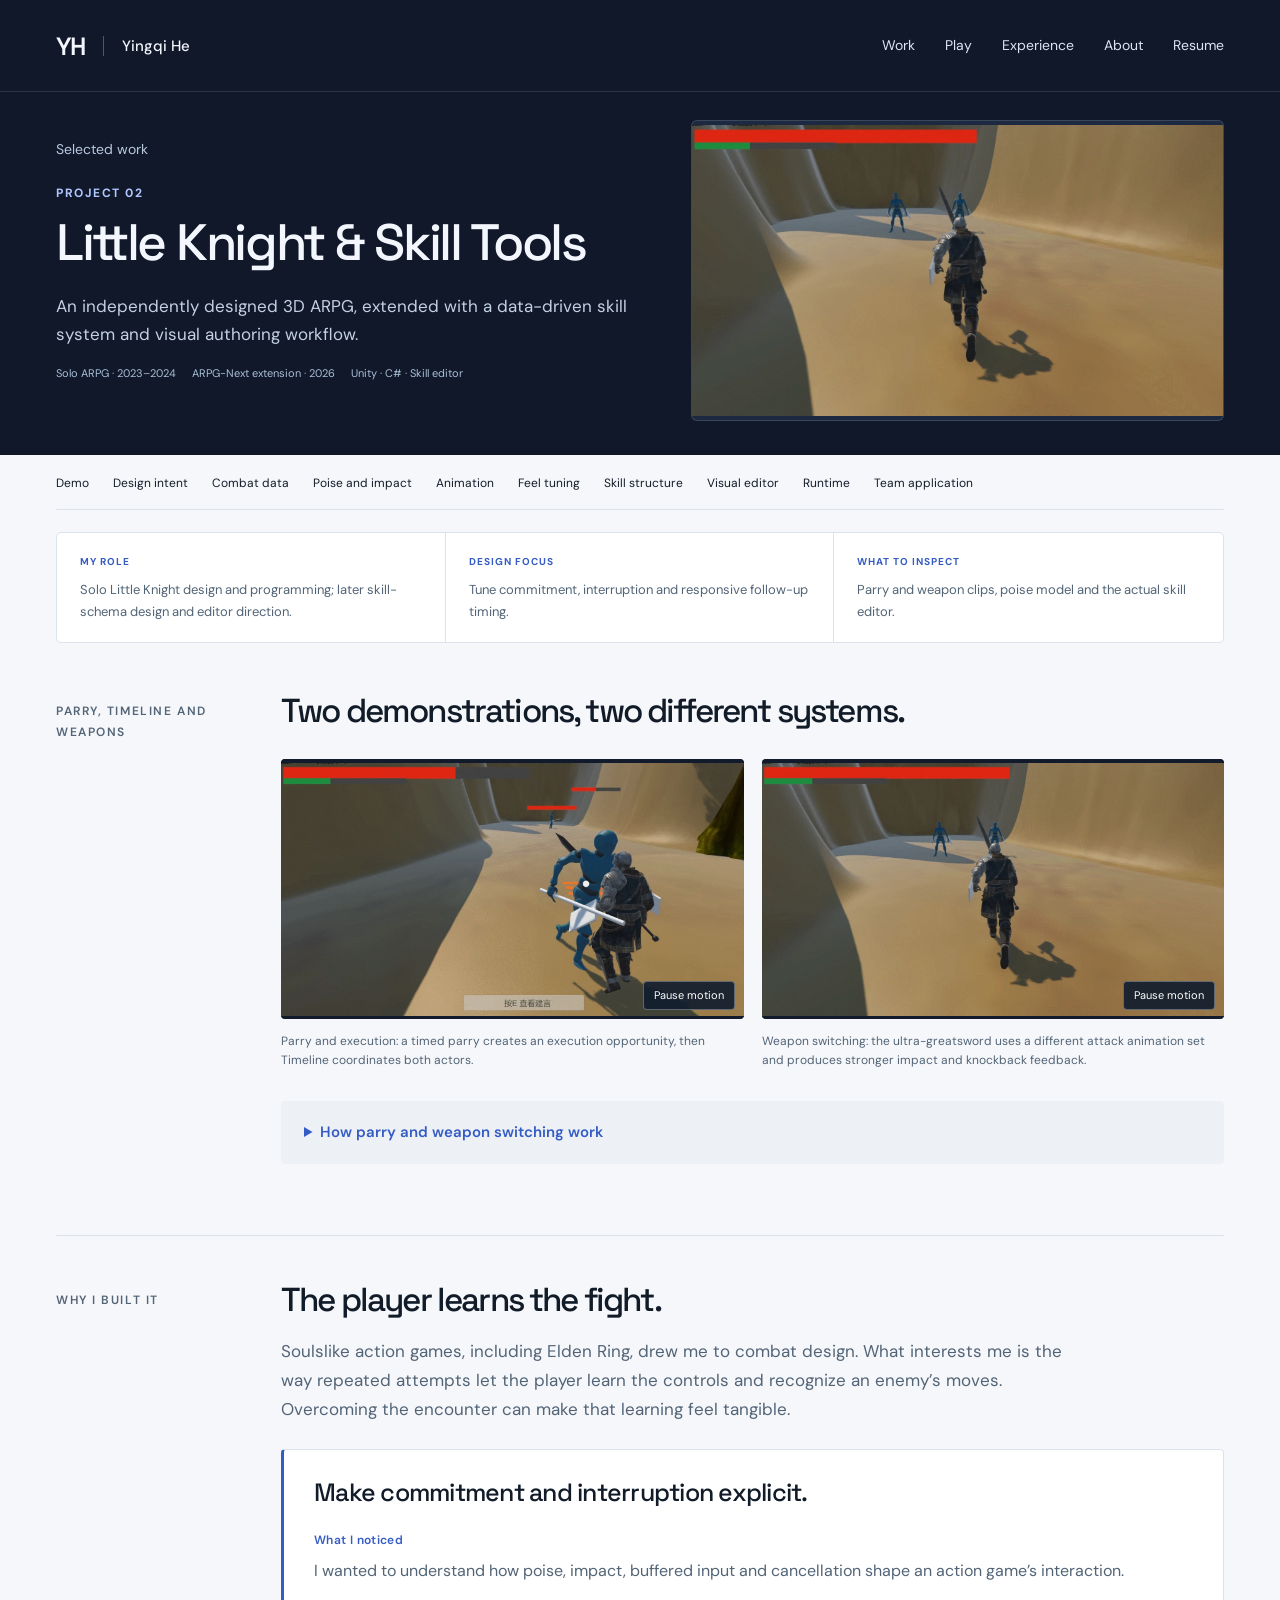
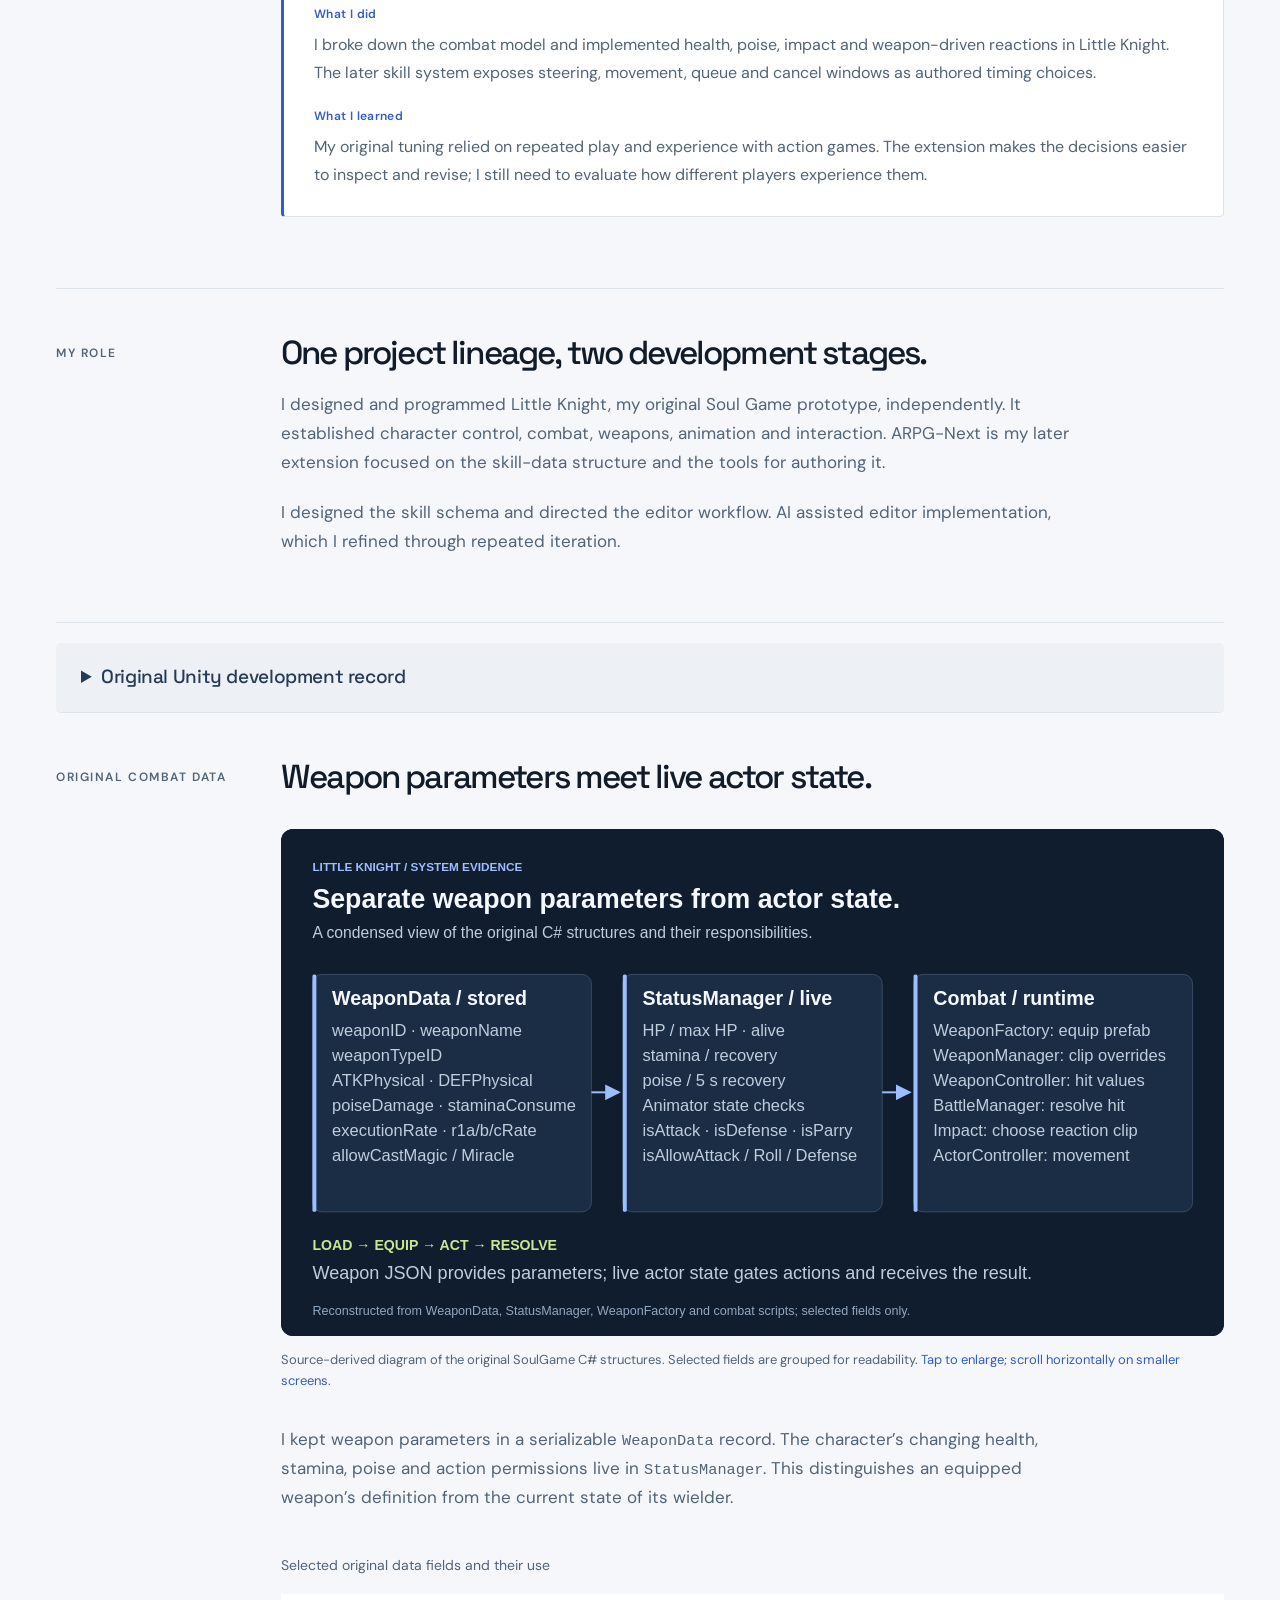
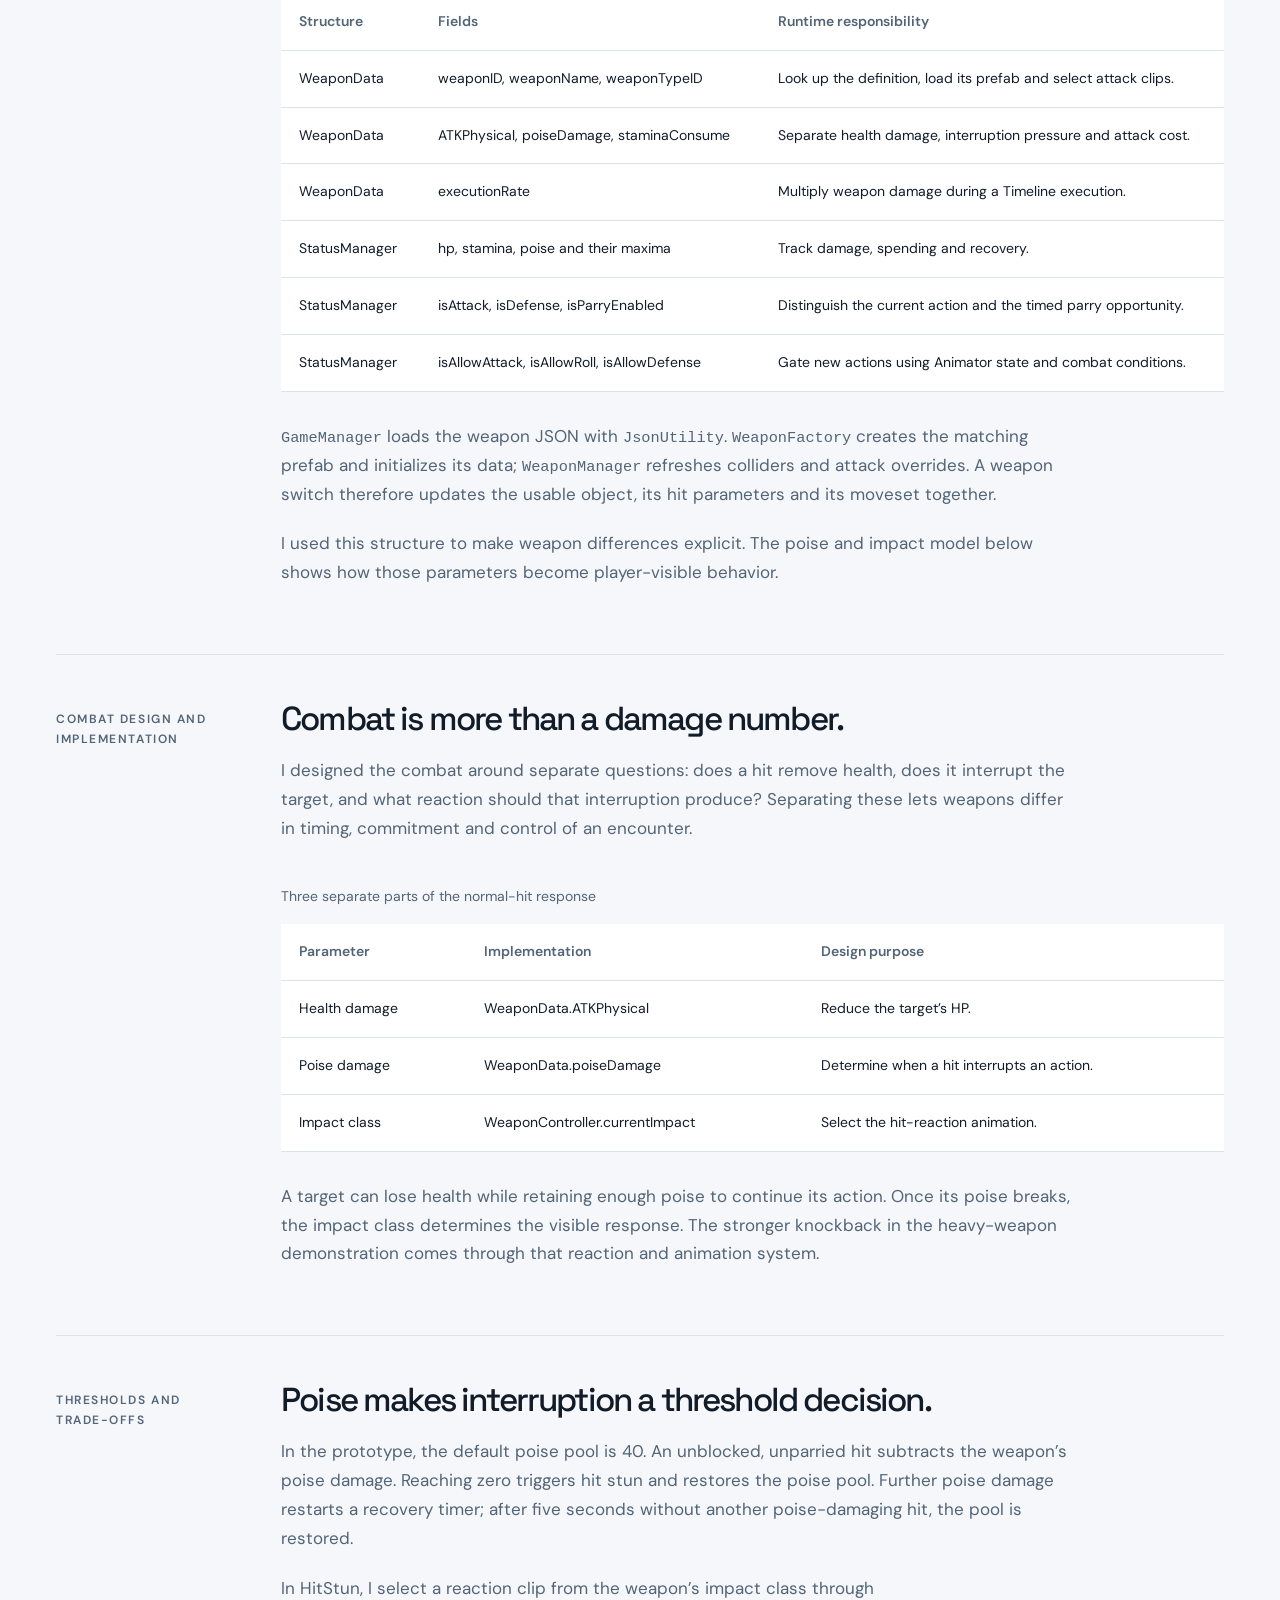
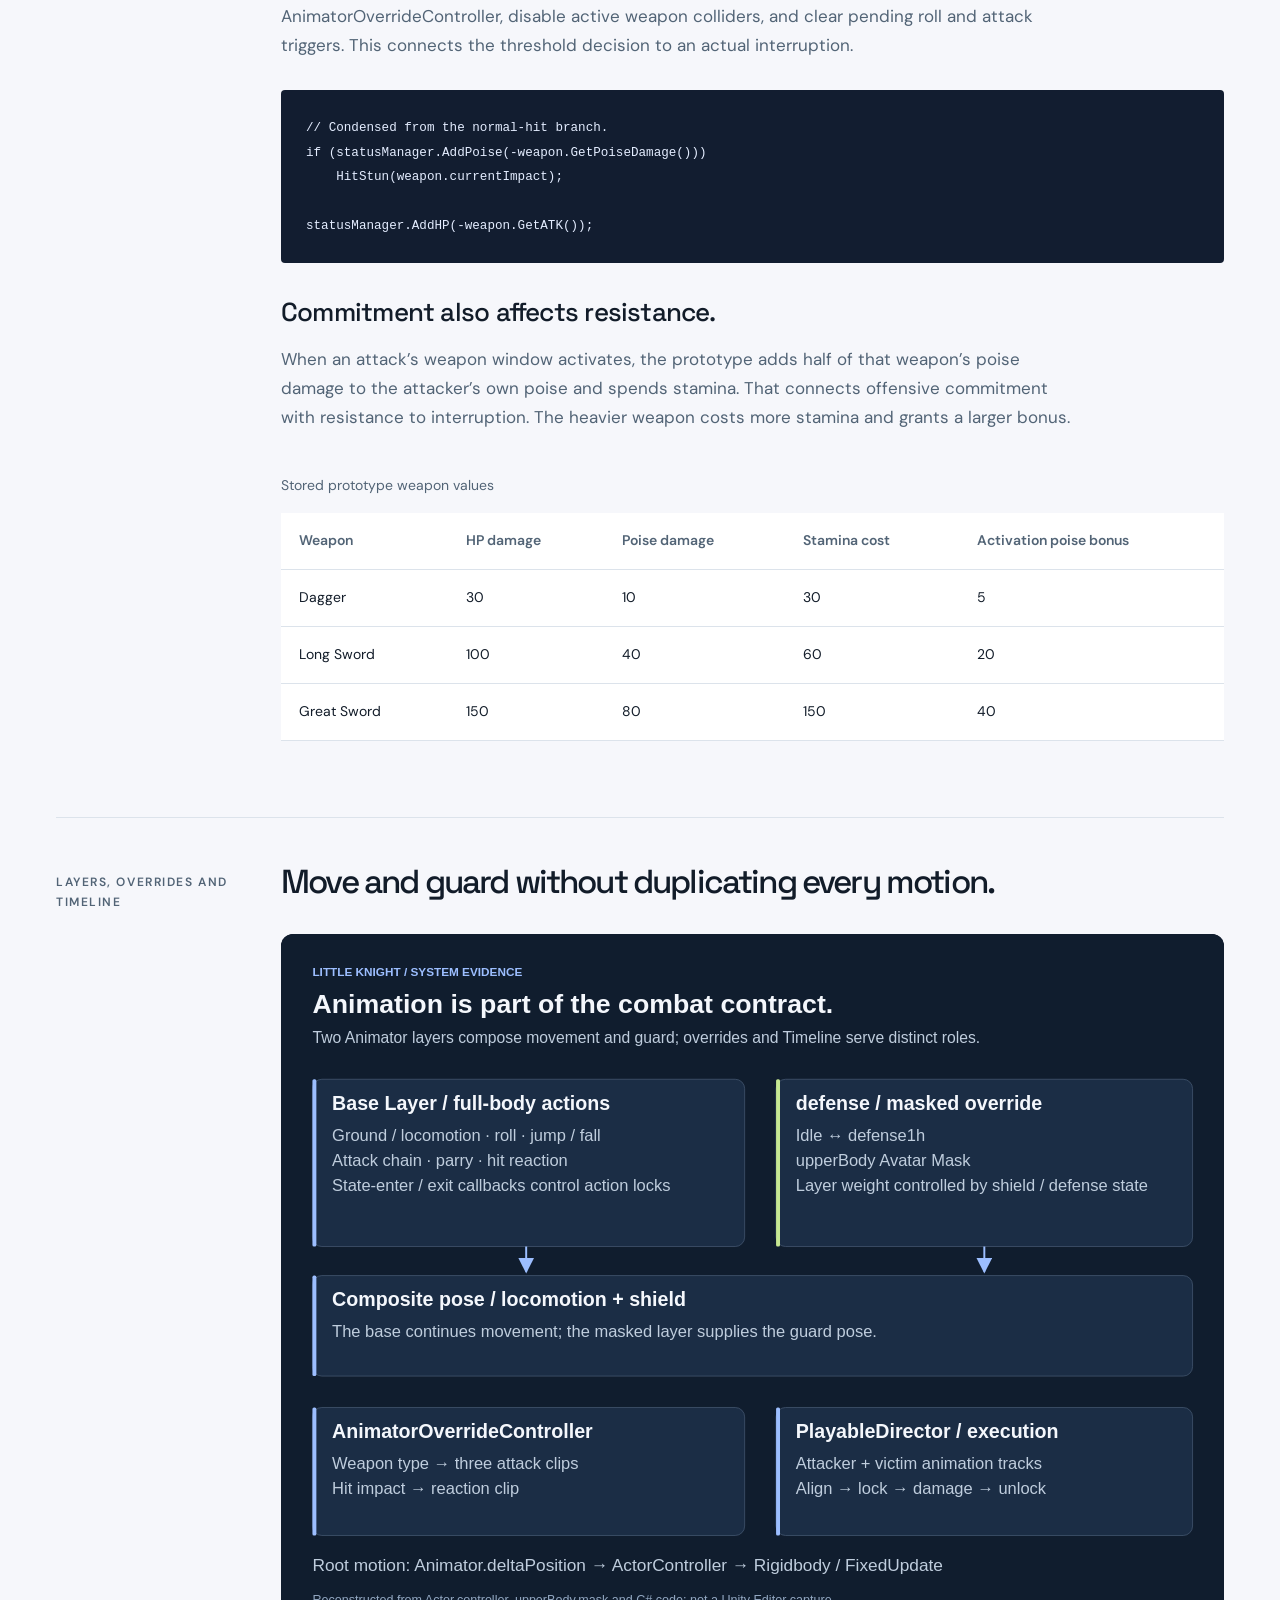
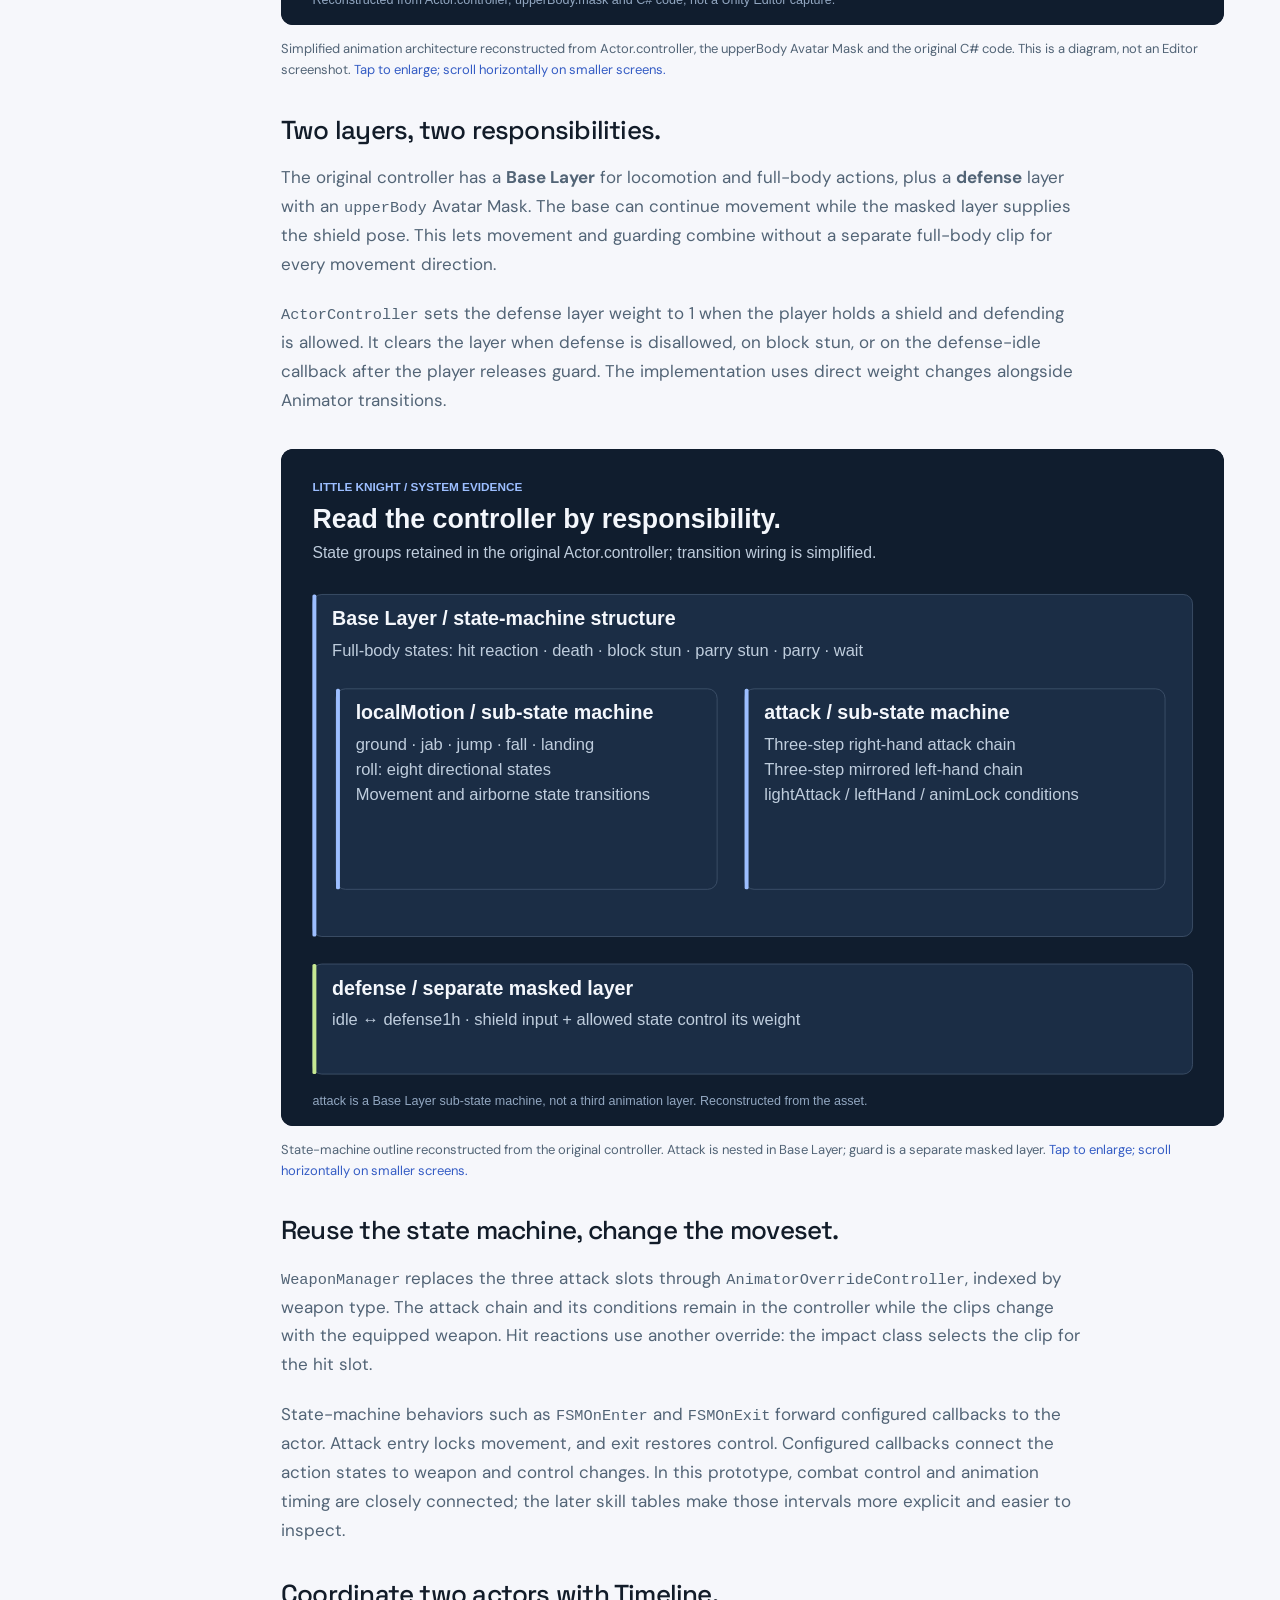
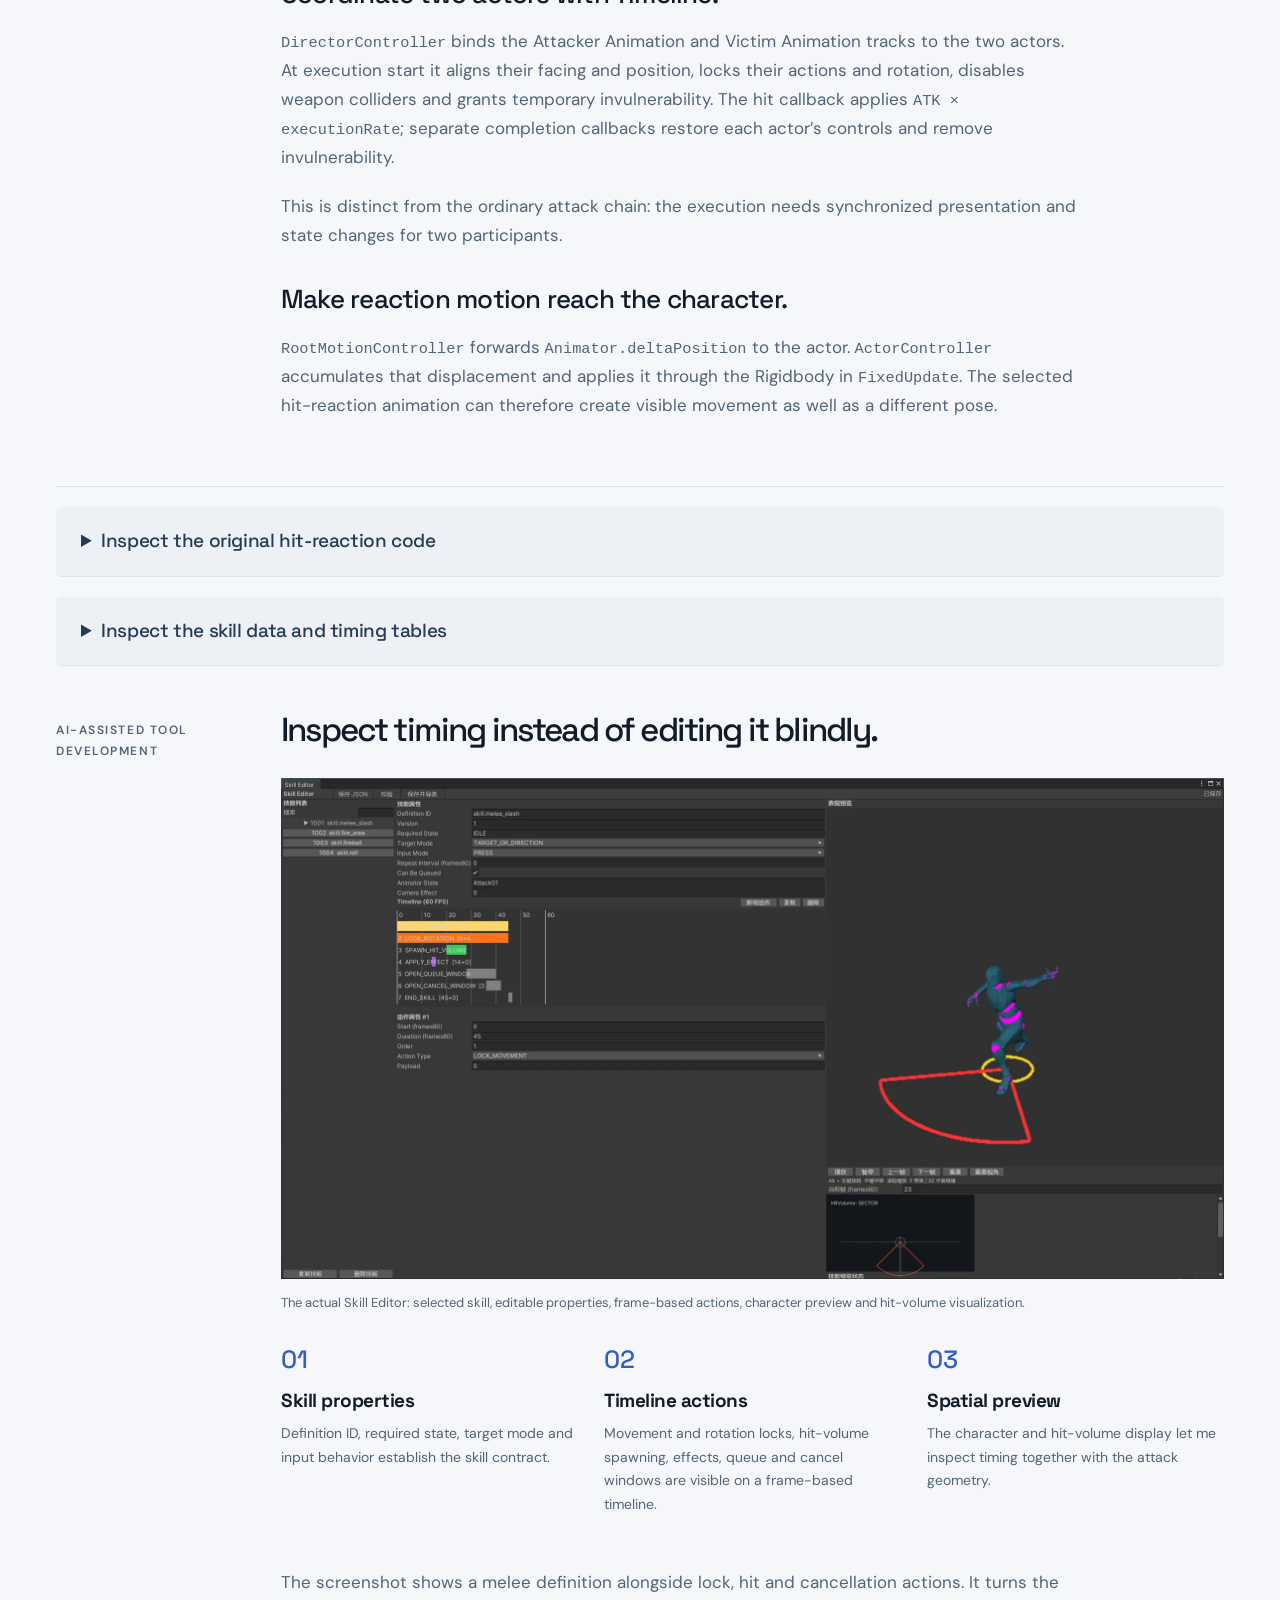
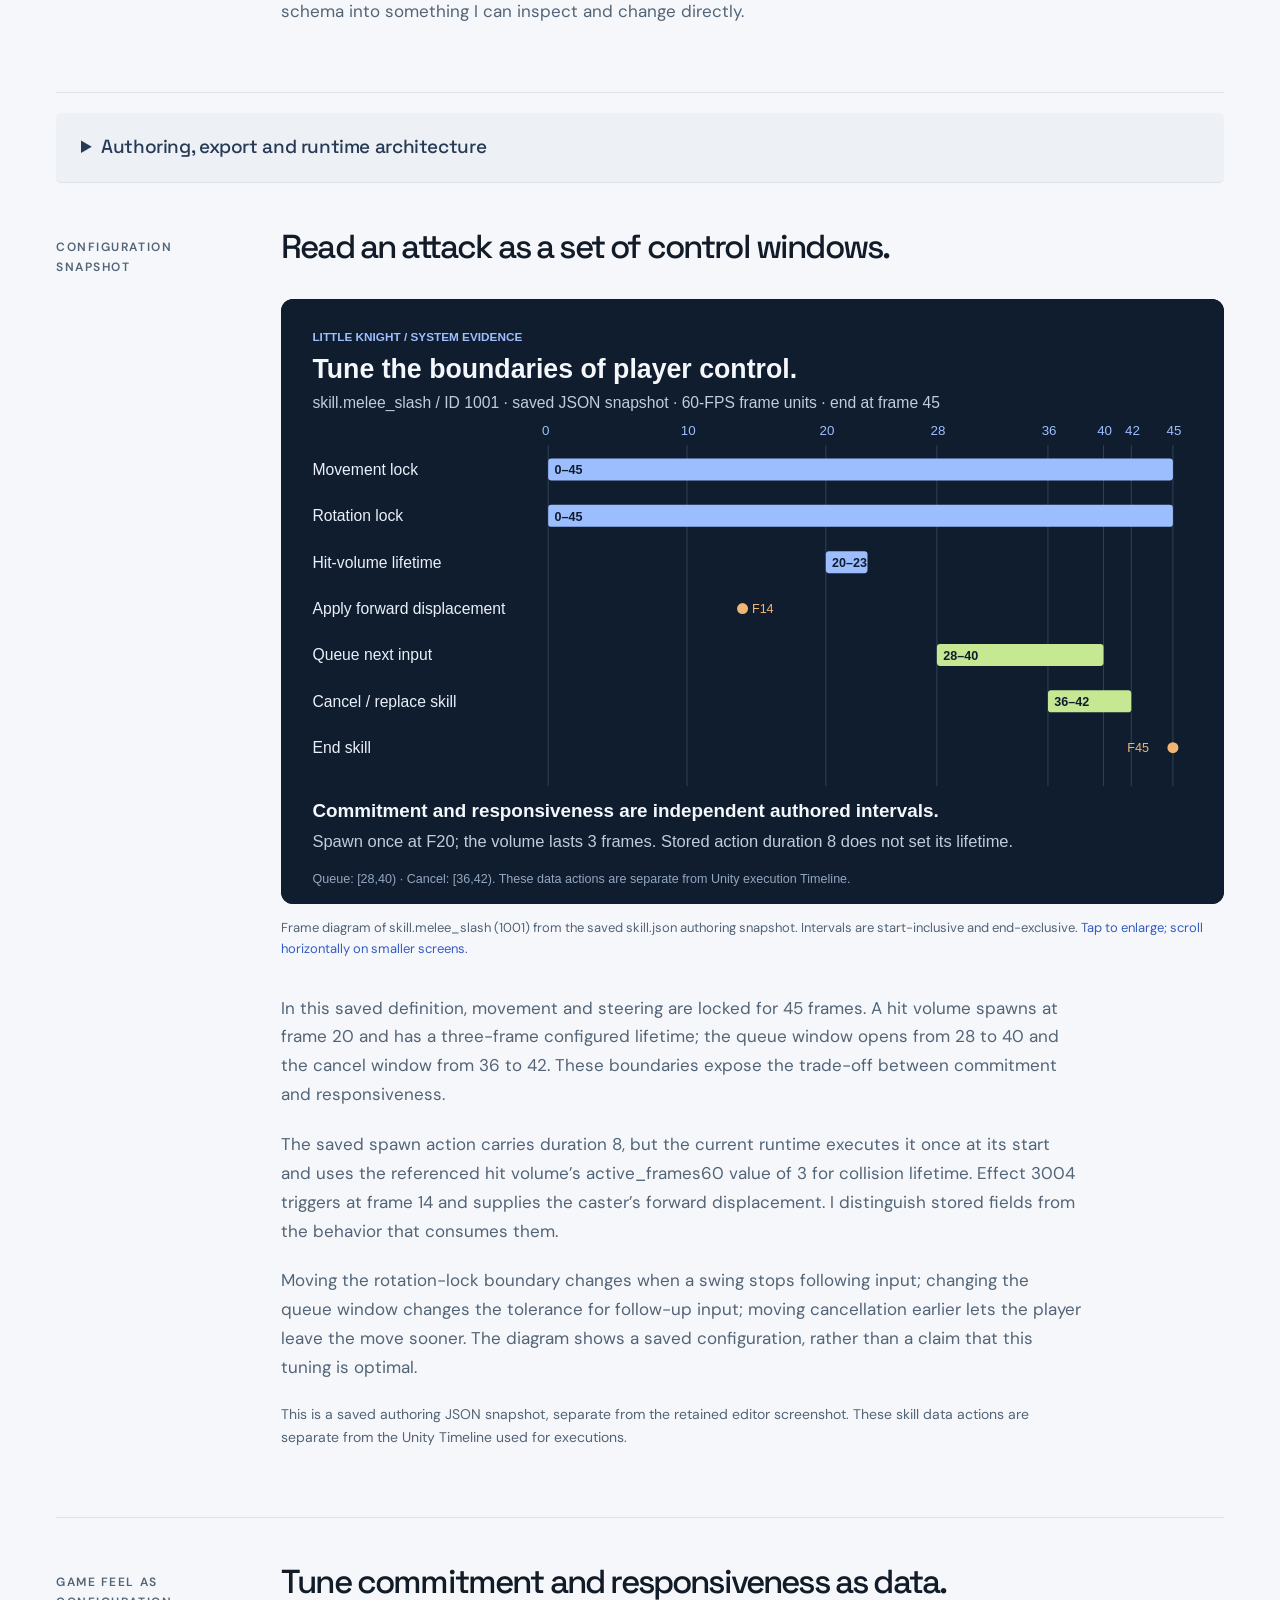
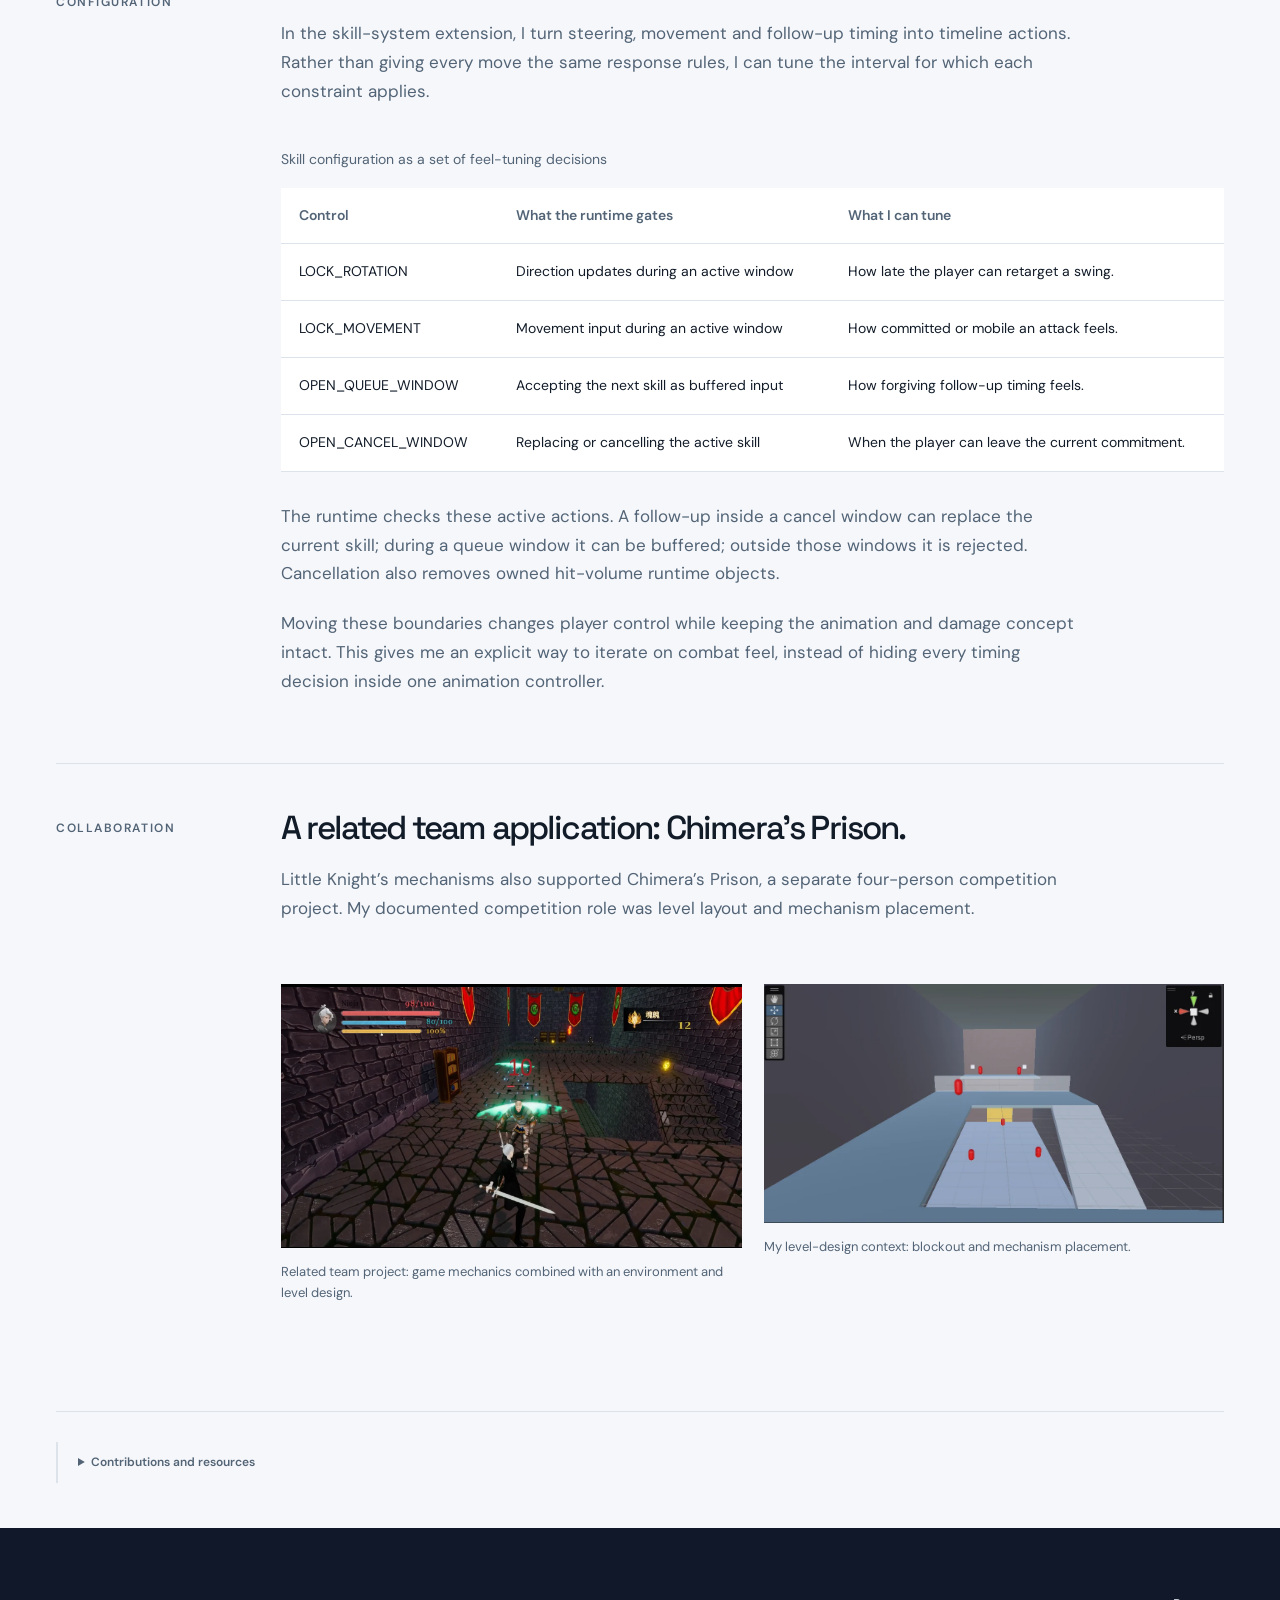
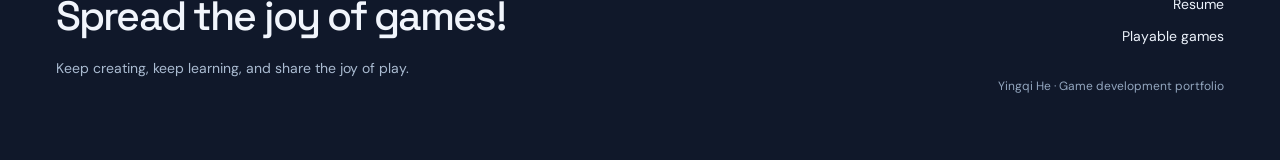
<file: projects/arpg-next/index.html>
<!doctype html>
<html lang="en"><head><meta charset="utf-8"><meta name="viewport" content="width=device-width,initial-scale=1">
<title>Little Knight &amp; Skill Tools · Yingqi He</title><meta name="description" content="Independent 3D ARPG development, followed by skill-schema design and an AI-assisted visual editor.">
<link rel="icon" href="/favicon.svg" type="image/svg+xml"><link rel="stylesheet" href="/style.css?v=20261015a"><script src="/site.js?v=20261015a" defer></script></head>
<body><a class="skip" href="#main">Skip to content</a><header class="nav"><a class="wordmark" href="/" aria-label="Yingqi He home">YH<span>Yingqi He</span></a><nav aria-label="Main navigation"><a href="/#work">Work</a><a href="/#play">Play</a><a href="/experience/">Experience</a><a href="/about/">About</a><a href="/resume/">Resume</a></nav></header>
<main id="main"><div class="case-hero compact-case"><div class="wrap case-intro"><div><a class="back" href="/#work">Selected work</a><p class="eyebrow">PROJECT 02</p><h1>Little Knight & Skill Tools</h1><p class="case-summary">An independently designed 3D ARPG, extended with a data-driven skill system and visual authoring workflow.</p><div class="meta"><span>Solo ARPG · 2023–2024</span><span>ARPG-Next extension · 2026</span><span>Unity · C# · Skill editor</span></div><div class="actions"></div></div><div class="case-cover-frame"><img class="case-cover" src="/assets/knight-3.webp" alt="Little Knight player and enemy encounter" loading="eager" decoding="async"></div></div></div><div class="wrap"><nav class="case-nav" aria-label="Case study sections"><a href="#combat">Demo</a><a href="#design-intent">Design intent</a><a href="#data-model">Combat data</a><a href="#poise">Poise and impact</a><a href="#animation">Animation</a><a href="#feel">Feel tuning</a><a href="#schema">Skill structure</a><a href="#editor">Visual editor</a><a href="#runtime">Runtime</a><a href="#origin">Team application</a></nav><div class="case-overview" aria-label="Project at a glance"><div><span>MY ROLE</span><p>Solo Little Knight design and programming; later skill-schema design and editor direction.</p></div><div><span>DESIGN FOCUS</span><p>Tune commitment, interruption and responsive follow-up timing.</p></div><div><span>WHAT TO INSPECT</span><p>Parry and weapon clips, poise model and the actual skill editor.</p></div></div><section class="case-section" id="combat"><div class="section-label">PARRY, TIMELINE AND WEAPONS</div><div class="section-body"><h2>Two demonstrations, two different systems.</h2><div class="gameplay-clips two-clips"><figure class="motion-demo "><div class="motion-frame"><video class="loop-video" data-loop-video data-motion-label="Parry and execution" aria-label="Parry and execution demonstration" controls muted loop playsinline preload="none" poster="/assets/knight-2.webp"><source src="/assets/knight-2.mp4" type="video/mp4"></video><button class="motion-toggle" type="button" data-motion-toggle hidden aria-label="Play Parry and execution animation">Play motion</button></div><figcaption>Parry and execution: a timed parry creates an execution opportunity, then Timeline coordinates both actors.</figcaption></figure><figure class="motion-demo "><div class="motion-frame"><video class="loop-video" data-loop-video data-motion-label="Weapon switching" aria-label="Weapon switching demonstration" controls muted loop playsinline preload="none" poster="/assets/knight-3.webp"><source src="/assets/knight-3.mp4" type="video/mp4"></video><button class="motion-toggle" type="button" data-motion-toggle hidden aria-label="Play Weapon switching animation">Play motion</button></div><figcaption>Weapon switching: the ultra-greatsword uses a different attack animation set and produces stronger impact and knockback feedback.</figcaption></figure></div><details class="inline-detail"><summary>How parry and weapon switching work</summary><h3>Parry creates a stateful opportunity.</h3><p>An animation-timed parry window sets isParryEnabled. A hit during that window puts the attacker into parry stun; the execution interaction becomes active while that state is present. If the player attacks within the interaction range, I bind the attacker and victim to Timeline tracks.</p><p>Timeline aligns the actors, locks their actions during the sequence, applies weapon damage multiplied by its execution rate, and releases the locks through completion callbacks. It is a gameplay state transition with coordinated presentation.</p><h3>Changing a weapon changes its behavior.</h3><p>WeaponFactory replaces the equipped prefab and loads its data. WeaponManager refreshes the colliders and uses AnimatorOverrideController to substitute the three attack clips for that weapon type. The impact class can start from the weapon type and be overridden for an individual attack.</p><p>That is why the heavy-weapon clip shows a new moveset and a different reaction. Poise damage governs the interruption threshold; impact selects the reaction that supplies the visual weight and displacement.</p><p>RootMotionController forwards Animator.deltaPosition to the actor, and ActorController applies the accumulated movement to the Rigidbody in FixedUpdate. The selected reaction animation therefore connects the impact class to visible displacement.</p></details></div></section><section class="case-section" id="design-intent"><div class="section-label">WHY I BUILT IT</div><div class="section-body"><h2>The player learns the fight.</h2><p>Soulslike action games, including Elden Ring, drew me to combat design. What interests me is the way repeated attempts let the player learn the controls and recognize an enemy’s moves. Overcoming the encounter can make that learning feel tangible.</p><article class="decision-case"><h3>Make commitment and interruption explicit.</h3><div><h4>What I noticed</h4><p>I wanted to understand how poise, impact, buffered input and cancellation shape an action game’s interaction.</p></div><div><h4>What I did</h4><p>I broke down the combat model and implemented health, poise, impact and weapon-driven reactions in Little Knight. The later skill system exposes steering, movement, queue and cancel windows as authored timing choices.</p></div><div><h4>What I learned</h4><p>My original tuning relied on repeated play and experience with action games. The extension makes the decisions easier to inspect and revise; I still need to evaluate how different players experience them.</p></div></article></div></section><section class="case-section" id="contribution"><div class="section-label">MY ROLE</div><div class="section-body"><h2>One project lineage, two development stages.</h2><p>I designed and programmed Little Knight, my original Soul Game prototype, independently. It established character control, combat, weapons, animation and interaction. ARPG-Next is my later extension focused on the skill-data structure and the tools for authoring it.</p><p>I designed the skill schema and directed the editor workflow. AI assisted editor implementation, which I refined through repeated iteration.</p></div></section><details class="case-extra"><summary>Original Unity development record</summary><section class="case-section" id="original-development"><div class="section-label">INDEPENDENT UNITY DEVELOPMENT</div><div class="section-body"><h2>Build the controller and animation together.</h2><figure class=""><button class="image-button" data-image="/assets/knight-development.webp" data-caption="Original Little Knight / SoulGame development: character scripts, the game view and the attack animation state machine." aria-label="Enlarge: Original SoulGame Unity development view with attack animation state machine"><img class="" src="/assets/knight-development.webp" alt="Original SoulGame Unity development view with attack animation state machine" loading="lazy" decoding="async"></button><figcaption>Original Little Knight / SoulGame development: character scripts, the game view and the attack animation state machine.</figcaption></figure><p>I designed and programmed the original game’s character control, combat, weapon system, animation control and Timeline interactions. This development view shows the attack chain in the Animator alongside the character and combat scripts.</p><p>The combat logic decides whether an action can proceed or must be interrupted; the animation system presents that decision. The later skill tools make more of these timing and control choices explicit in data.</p></div></section></details><section class="case-section" id="data-model"><div class="section-label">ORIGINAL COMBAT DATA</div><div class="section-body"><h2>Weapon parameters meet live actor state.</h2><figure class="source-diagram"><div class="diagram-scroll"><button class="image-button" data-image="/assets/combat-data-model.svg" data-caption="Source-derived diagram of the original SoulGame C# structures. Selected fields are grouped for readability." aria-label="Enlarge: Original weapon data, live character state and combat responsibilities"><img src="/assets/combat-data-model.svg" alt="Original weapon data, live character state and combat responsibilities" loading="lazy" decoding="async"></button></div><figcaption>Source-derived diagram of the original SoulGame C# structures. Selected fields are grouped for readability. <span>Tap to enlarge; scroll horizontally on smaller screens.</span></figcaption></figure><p>I kept weapon parameters in a serializable <code>WeaponData</code> record. The character’s changing health, stamina, poise and action permissions live in <code>StatusManager</code>. This distinguishes an equipped weapon’s definition from the current state of its wielder.</p><div class="table-wrap"><table><caption>Selected original data fields and their use</caption><thead><tr><th>Structure</th><th>Fields</th><th>Runtime responsibility</th></tr></thead><tbody><tr><td>WeaponData</td><td>weaponID, weaponName, weaponTypeID</td><td>Look up the definition, load its prefab and select attack clips.</td></tr><tr><td>WeaponData</td><td>ATKPhysical, poiseDamage, staminaConsume</td><td>Separate health damage, interruption pressure and attack cost.</td></tr><tr><td>WeaponData</td><td>executionRate</td><td>Multiply weapon damage during a Timeline execution.</td></tr><tr><td>StatusManager</td><td>hp, stamina, poise and their maxima</td><td>Track damage, spending and recovery.</td></tr><tr><td>StatusManager</td><td>isAttack, isDefense, isParryEnabled</td><td>Distinguish the current action and the timed parry opportunity.</td></tr><tr><td>StatusManager</td><td>isAllowAttack, isAllowRoll, isAllowDefense</td><td>Gate new actions using Animator state and combat conditions.</td></tr></tbody></table></div><p><code>GameManager</code> loads the weapon JSON with <code>JsonUtility</code>. <code>WeaponFactory</code> creates the matching prefab and initializes its data; <code>WeaponManager</code> refreshes colliders and attack overrides. A weapon switch therefore updates the usable object, its hit parameters and its moveset together.</p><p>I used this structure to make weapon differences explicit. The poise and impact model below shows how those parameters become player-visible behavior.</p></div></section><section class="case-section" id="poise"><div class="section-label">COMBAT DESIGN AND IMPLEMENTATION</div><div class="section-body"><h2>Combat is more than a damage number.</h2><p>I designed the combat around separate questions: does a hit remove health, does it interrupt the target, and what reaction should that interruption produce? Separating these lets weapons differ in timing, commitment and control of an encounter.</p><div class="table-wrap"><table><caption>Three separate parts of the normal-hit response</caption><thead><tr><th>Parameter</th><th>Implementation</th><th>Design purpose</th></tr></thead><tbody><tr><td>Health damage</td><td>WeaponData.ATKPhysical</td><td>Reduce the target’s HP.</td></tr><tr><td>Poise damage</td><td>WeaponData.poiseDamage</td><td>Determine when a hit interrupts an action.</td></tr><tr><td>Impact class</td><td>WeaponController.currentImpact</td><td>Select the hit-reaction animation.</td></tr></tbody></table></div><p>A target can lose health while retaining enough poise to continue its action. Once its poise breaks, the impact class determines the visible response. The stronger knockback in the heavy-weapon demonstration comes through that reaction and animation system.</p></div></section><section class="case-section" id="poise-gate"><div class="section-label">THRESHOLDS AND TRADE-OFFS</div><div class="section-body"><h2>Poise makes interruption a threshold decision.</h2><p>In the prototype, the default poise pool is 40. An unblocked, unparried hit subtracts the weapon’s poise damage. Reaching zero triggers hit stun and restores the poise pool. Further poise damage restarts a recovery timer; after five seconds without another poise-damaging hit, the pool is restored.</p><p>In HitStun, I select a reaction clip from the weapon’s impact class through AnimatorOverrideController, disable active weapon colliders, and clear pending roll and attack triggers. This connects the threshold decision to an actual interruption.</p><pre class="code-sample"><code>// Condensed from the normal-hit branch.
if (statusManager.AddPoise(-weapon.GetPoiseDamage()))
    HitStun(weapon.currentImpact);

statusManager.AddHP(-weapon.GetATK());</code></pre><h3>Commitment also affects resistance.</h3><p>When an attack’s weapon window activates, the prototype adds half of that weapon’s poise damage to the attacker’s own poise and spends stamina. That connects offensive commitment with resistance to interruption. The heavier weapon costs more stamina and grants a larger bonus.</p><div class="table-wrap"><table><caption>Stored prototype weapon values</caption><thead><tr><th>Weapon</th><th>HP damage</th><th>Poise damage</th><th>Stamina cost</th><th>Activation poise bonus</th></tr></thead><tbody><tr><td>Dagger</td><td>30</td><td>10</td><td>30</td><td>5</td></tr><tr><td>Long Sword</td><td>100</td><td>40</td><td>60</td><td>20</td></tr><tr><td>Great Sword</td><td>150</td><td>80</td><td>150</td><td>40</td></tr></tbody></table></div></div></section><section class="case-section" id="animation"><div class="section-label">LAYERS, OVERRIDES AND TIMELINE</div><div class="section-body"><h2>Move and guard without duplicating every motion.</h2><figure class="source-diagram"><div class="diagram-scroll"><button class="image-button" data-image="/assets/combat-animation-model.svg" data-caption="Simplified animation architecture reconstructed from Actor.controller, the upperBody Avatar Mask and the original C# code. This is a diagram, not an Editor screenshot." aria-label="Enlarge: Two Animator layers, weapon overrides, execution Timeline and root-motion flow"><img src="/assets/combat-animation-model.svg" alt="Two Animator layers, weapon overrides, execution Timeline and root-motion flow" loading="lazy" decoding="async"></button></div><figcaption>Simplified animation architecture reconstructed from Actor.controller, the upperBody Avatar Mask and the original C# code. This is a diagram, not an Editor screenshot. <span>Tap to enlarge; scroll horizontally on smaller screens.</span></figcaption></figure><h3>Two layers, two responsibilities.</h3><p>The original controller has a <strong>Base Layer</strong> for locomotion and full-body actions, plus a <strong>defense</strong> layer with an <code>upperBody</code> Avatar Mask. The base can continue movement while the masked layer supplies the shield pose. This lets movement and guarding combine without a separate full-body clip for every movement direction.</p><p><code>ActorController</code> sets the defense layer weight to 1 when the player holds a shield and defending is allowed. It clears the layer when defense is disallowed, on block stun, or on the defense-idle callback after the player releases guard. The implementation uses direct weight changes alongside Animator transitions.</p><figure class="source-diagram"><div class="diagram-scroll"><button class="image-button" data-image="/assets/combat-animator-states.svg" data-caption="State-machine outline reconstructed from the original controller. Attack is nested in Base Layer; guard is a separate masked layer." aria-label="Enlarge: Original Animator state-machine groups: locomotion, attack, reactions and defense"><img src="/assets/combat-animator-states.svg" alt="Original Animator state-machine groups: locomotion, attack, reactions and defense" loading="lazy" decoding="async"></button></div><figcaption>State-machine outline reconstructed from the original controller. Attack is nested in Base Layer; guard is a separate masked layer. <span>Tap to enlarge; scroll horizontally on smaller screens.</span></figcaption></figure><h3>Reuse the state machine, change the moveset.</h3><p><code>WeaponManager</code> replaces the three attack slots through <code>AnimatorOverrideController</code>, indexed by weapon type. The attack chain and its conditions remain in the controller while the clips change with the equipped weapon. Hit reactions use another override: the impact class selects the clip for the hit slot.</p><p>State-machine behaviors such as <code>FSMOnEnter</code> and <code>FSMOnExit</code> forward configured callbacks to the actor. Attack entry locks movement, and exit restores control. Configured callbacks connect the action states to weapon and control changes. In this prototype, combat control and animation timing are closely connected; the later skill tables make those intervals more explicit and easier to inspect.</p><h3>Coordinate two actors with Timeline.</h3><p><code>DirectorController</code> binds the Attacker Animation and Victim Animation tracks to the two actors. At execution start it aligns their facing and position, locks their actions and rotation, disables weapon colliders and grants temporary invulnerability. The hit callback applies <code>ATK × executionRate</code>; separate completion callbacks restore each actor’s controls and remove invulnerability.</p><p>This is distinct from the ordinary attack chain: the execution needs synchronized presentation and state changes for two participants.</p><h3>Make reaction motion reach the character.</h3><p><code>RootMotionController</code> forwards <code>Animator.deltaPosition</code> to the actor. <code>ActorController</code> accumulates that displacement and applies it through the Rigidbody in <code>FixedUpdate</code>. The selected hit-reaction animation can therefore create visible movement as well as a different pose.</p></div></section><details class="case-extra"><summary>Inspect the original hit-reaction code</summary><section class="case-section" id="hit-response"><div class="section-label">ORIGINAL CODE EVIDENCE</div><div class="section-body"><h2>See how the interruption becomes a reaction.</h2><figure class=""><button class="image-button" data-image="/assets/knight-hitstun-code.webp" data-caption="HitStun implementation retained in the original portfolio: choose the reaction clip, disable weapons, clear queued triggers and enter hit stun." aria-label="Enlarge: Original HitStun C# implementation using an animation override"><img class="" src="/assets/knight-hitstun-code.webp" alt="Original HitStun C# implementation using an animation override" loading="lazy" decoding="async"></button><figcaption>HitStun implementation retained in the original portfolio: choose the reaction clip, disable weapons, clear queued triggers and enter hit stun.</figcaption></figure><p>The impact value indexes a hit-animation clip, which replaces the hit slot through AnimatorOverrideController. The method then disables both weapons and clears roll and light-attack triggers before triggering the reaction.</p><p>This is the implementation behind the distinction above: poise decides whether the hit interrupts, while impact chooses how that interruption looks and moves the actor.</p></div></section></details><details class="case-extra"><summary>Inspect the skill data and timing tables</summary><section class="case-section" id="schema"><div class="section-label">MY DATA DESIGN</div><div class="section-body"><h2>Represent a skill as explicit relationships.</h2><figure class="source-diagram"><div class="diagram-scroll"><button class="image-button" data-image="/assets/skill-table-relationships.svg" data-caption="Source-derived view of the Next configuration schema. Skill timeline actions are embedded records; payload references depend on action type." aria-label="Enlarge: Next skill-table relationships and selected columns"><img src="/assets/skill-table-relationships.svg" alt="Next skill-table relationships and selected columns" loading="lazy" decoding="async"></button></div><figcaption>Source-derived view of the Next configuration schema. Skill timeline actions are embedded records; payload references depend on action type. <span>Tap to enlarge; scroll horizontally on smaller screens.</span></figcaption></figure><p>I designed the tables around three questions: who can use a skill, when its actions happen, and what each action creates or changes. The editor assembles these references into one authoring view while the definitions remain explicit.</p><div class="table-wrap"><table><caption>Table boundaries and representative columns</caption><thead><tr><th>Table / record</th><th>Selected columns</th><th>Why it is separate</th></tr></thead><tbody><tr><td>actor_skill</td><td>actor_id, skill_id, slot, level, unlock_flags</td><td>Assign skills without copying their definitions.</td></tr><tr><td>skill</td><td>definition_id, version, required_state, flags, resource_cost</td><td>Define eligibility and resource commitment.</td></tr><tr><td>skill input</td><td>target_mode, input_mode, repeat_interval_frames60, can_be_queued</td><td>Specify targeting and input behavior.</td></tr><tr><td>SkillTimelineAction</td><td>action_id, order, start_frames60, duration_frames60, action_type, payload_id</td><td>Author ordered events and active control windows.</td></tr><tr><td>hit_volume</td><td>shape, anchor, offsets, active_frames60, hit limits, effect_ids</td><td>Separate attack geometry and contact rules from skill timing.</td></tr><tr><td>projectile</td><td>motion_type, speed, life_frames60, hit limits, effect_ids</td><td>Describe travel and collision behavior.</td></tr><tr><td>effect</td><td>effect_type, target_mode, value_base_raw, formula_id, buff_id</td><td>Reuse damage, displacement, buffs and state changes.</td></tr><tr><td>skill presentation</td><td>animation_state, VFX / SFX locations, camera_effect_id</td><td>Map the definition to client presentation.</td></tr></tbody></table></div><h3>Follow a concrete reference chain.</h3><p>The saved <code>actor_skill</code> row 5001 assigns actor 1 the melee skill 1001 in slot 1. That skill spawns hit volume 2001, which uses a sector shape and references effects 3001 and 3007: damage and a 24-frame stun. A separate timed action applies effect 3004 to the caster for forward movement.</p><p>Geometry, movement and damage can therefore change through the referenced definitions while the skill keeps its identity and input contract.</p></div></section></details><section class="case-section" id="editor"><div class="section-label">AI-ASSISTED TOOL DEVELOPMENT</div><div class="section-body"><h2>Inspect timing instead of editing it blindly.</h2><figure class=""><button class="image-button" data-image="/assets/skill-editor.webp" data-caption="The actual Skill Editor: selected skill, editable properties, frame-based actions, character preview and hit-volume visualization." aria-label="Enlarge: Skill editor timeline, properties and character preview"><img class="" src="/assets/skill-editor.webp" alt="Skill editor timeline, properties and character preview" loading="lazy" decoding="async"></button><figcaption>The actual Skill Editor: selected skill, editable properties, frame-based actions, character preview and hit-volume visualization.</figcaption></figure><div class="editor-reading"><div><span>01</span><h4>Skill properties</h4><p>Definition ID, required state, target mode and input behavior establish the skill contract.</p></div><div><span>02</span><h4>Timeline actions</h4><p>Movement and rotation locks, hit-volume spawning, effects, queue and cancel windows are visible on a frame-based timeline.</p></div><div><span>03</span><h4>Spatial preview</h4><p>The character and hit-volume display let me inspect timing together with the attack geometry.</p></div></div><p>The screenshot shows a melee definition alongside lock, hit and cancellation actions. It turns the schema into something I can inspect and change directly.</p></div></section><details class="case-extra"><summary>Authoring, export and runtime architecture</summary><section class="case-section" id="runtime"><div class="section-label">ENGINEERING AND VALIDATION</div><div class="section-body"><h2>Author, validate, export, then verify.</h2><p>The tool connects JSON authoring, reference and timing validation, a Luban export bridge and the runtime configuration. I keep the convenient editor view distinct from the battle model.</p><div class="flow"><div><span class="step">AUTHOR</span><h4>Skill data</h4><p>Edit one skill and its referenced definitions.</p></div><div><span class="step">CHECK</span><h4>Preview and validation</h4><p>Inspect the motion and resolve data issues.</p></div><div><span class="step">VERIFY</span><h4>Runtime behavior</h4><p>Export configuration and check the actual combat result.</p></div></div><p>BattleCore is a standalone .NET Standard 2.1 project. Unity handles input and presentation, while the fixed-tick core owns the combat model. Animation preview and combat validation therefore answer different questions.</p><h3>My use of AI</h3><p>I owned the data structure, tool requirements and iteration decisions. AI assisted with editor implementation. I reviewed the result against the schema and the behavior I needed, then kept refining the workflow.</p></div></section></details><section class="case-section" id="skill-timing"><div class="section-label">CONFIGURATION SNAPSHOT</div><div class="section-body"><h2>Read an attack as a set of control windows.</h2><figure class="source-diagram"><div class="diagram-scroll"><button class="image-button" data-image="/assets/skill-melee-timing.svg" data-caption="Frame diagram of skill.melee_slash (1001) from the saved skill.json authoring snapshot. Intervals are start-inclusive and end-exclusive." aria-label="Enlarge: 45-frame melee skill with movement, steering, hit, queue and cancel windows"><img src="/assets/skill-melee-timing.svg" alt="45-frame melee skill with movement, steering, hit, queue and cancel windows" loading="lazy" decoding="async"></button></div><figcaption>Frame diagram of skill.melee_slash (1001) from the saved skill.json authoring snapshot. Intervals are start-inclusive and end-exclusive. <span>Tap to enlarge; scroll horizontally on smaller screens.</span></figcaption></figure><p>In this saved definition, movement and steering are locked for 45 frames. A hit volume spawns at frame 20 and has a three-frame configured lifetime; the queue window opens from 28 to 40 and the cancel window from 36 to 42. These boundaries expose the trade-off between commitment and responsiveness.</p><p>The saved spawn action carries duration 8, but the current runtime executes it once at its start and uses the referenced hit volume’s active_frames60 value of 3 for collision lifetime. Effect 3004 triggers at frame 14 and supplies the caster’s forward displacement. I distinguish stored fields from the behavior that consumes them.</p><p>Moving the rotation-lock boundary changes when a swing stops following input; changing the queue window changes the tolerance for follow-up input; moving cancellation earlier lets the player leave the move sooner. The diagram shows a saved configuration, rather than a claim that this tuning is optimal.</p><p class="small-note">This is a saved authoring JSON snapshot, separate from the retained editor screenshot. These skill data actions are separate from the Unity Timeline used for executions.</p></div></section><section class="case-section" id="feel"><div class="section-label">GAME FEEL AS CONFIGURATION</div><div class="section-body"><h2>Tune commitment and responsiveness as data.</h2><p>In the skill-system extension, I turn steering, movement and follow-up timing into timeline actions. Rather than giving every move the same response rules, I can tune the interval for which each constraint applies.</p><div class="table-wrap"><table><caption>Skill configuration as a set of feel-tuning decisions</caption><thead><tr><th>Control</th><th>What the runtime gates</th><th>What I can tune</th></tr></thead><tbody><tr><td>LOCK_ROTATION</td><td>Direction updates during an active window</td><td>How late the player can retarget a swing.</td></tr><tr><td>LOCK_MOVEMENT</td><td>Movement input during an active window</td><td>How committed or mobile an attack feels.</td></tr><tr><td>OPEN_QUEUE_WINDOW</td><td>Accepting the next skill as buffered input</td><td>How forgiving follow-up timing feels.</td></tr><tr><td>OPEN_CANCEL_WINDOW</td><td>Replacing or cancelling the active skill</td><td>When the player can leave the current commitment.</td></tr></tbody></table></div><p>The runtime checks these active actions. A follow-up inside a cancel window can replace the current skill; during a queue window it can be buffered; outside those windows it is rejected. Cancellation also removes owned hit-volume runtime objects.</p><p>Moving these boundaries changes player control while keeping the animation and damage concept intact. This gives me an explicit way to iterate on combat feel, instead of hiding every timing decision inside one animation controller.</p></div></section><section class="case-section" id="origin"><div class="section-label">COLLABORATION</div><div class="section-body"><h2>A related team application: Chimera’s Prison.</h2><p>Little Knight’s mechanisms also supported Chimera’s Prison, a separate four-person competition project. My documented competition role was level layout and mechanism placement.</p><div class="two-up"><figure class=""><button class="image-button" data-image="/assets/chimera.webp" data-caption="Related team project: game mechanics combined with an environment and level design." aria-label="Enlarge: Chimera Prison team action game"><img class="" src="/assets/chimera.webp" alt="Chimera Prison team action game" loading="lazy" decoding="async"></button><figcaption>Related team project: game mechanics combined with an environment and level design.</figcaption></figure><figure class=""><button class="image-button" data-image="/assets/chimera-blockout.webp" data-caption="My level-design context: blockout and mechanism placement." aria-label="Enlarge: Competition level blockout"><img class="" src="/assets/chimera-blockout.webp" alt="Competition level blockout" loading="lazy" decoding="async"></button><figcaption>My level-design context: blockout and mechanism placement.</figcaption></figure></div></div></section><details class="attribution"><summary>Contributions and resources</summary><p>Little Knight game design and programming by Yingqi He. Skill-schema design and editor direction by Yingqi He; editor implementation used AI assistance. Chimera’s Prison was made by a four-person team, with separate combat, technical-art and writing contributions. TEngine, Luban, YooAsset, models and animation resources are third-party tools and assets.</p></details></div></main>
<footer><div><p class="footer-philosophy">Spread the joy of games!</p><p class="footer-belief">Keep creating, keep learning, and share the joy of play.</p></div><div class="footer-right"><a href="/resume/">Resume</a><a href="/#play">Playable games</a><span>Yingqi He · Game development portfolio</span></div></footer>
<dialog id="image-viewer" aria-label="Image preview"><button class="close" aria-label="Close image preview">Close</button><img alt=""><p></p></dialog></body></html>
</file>
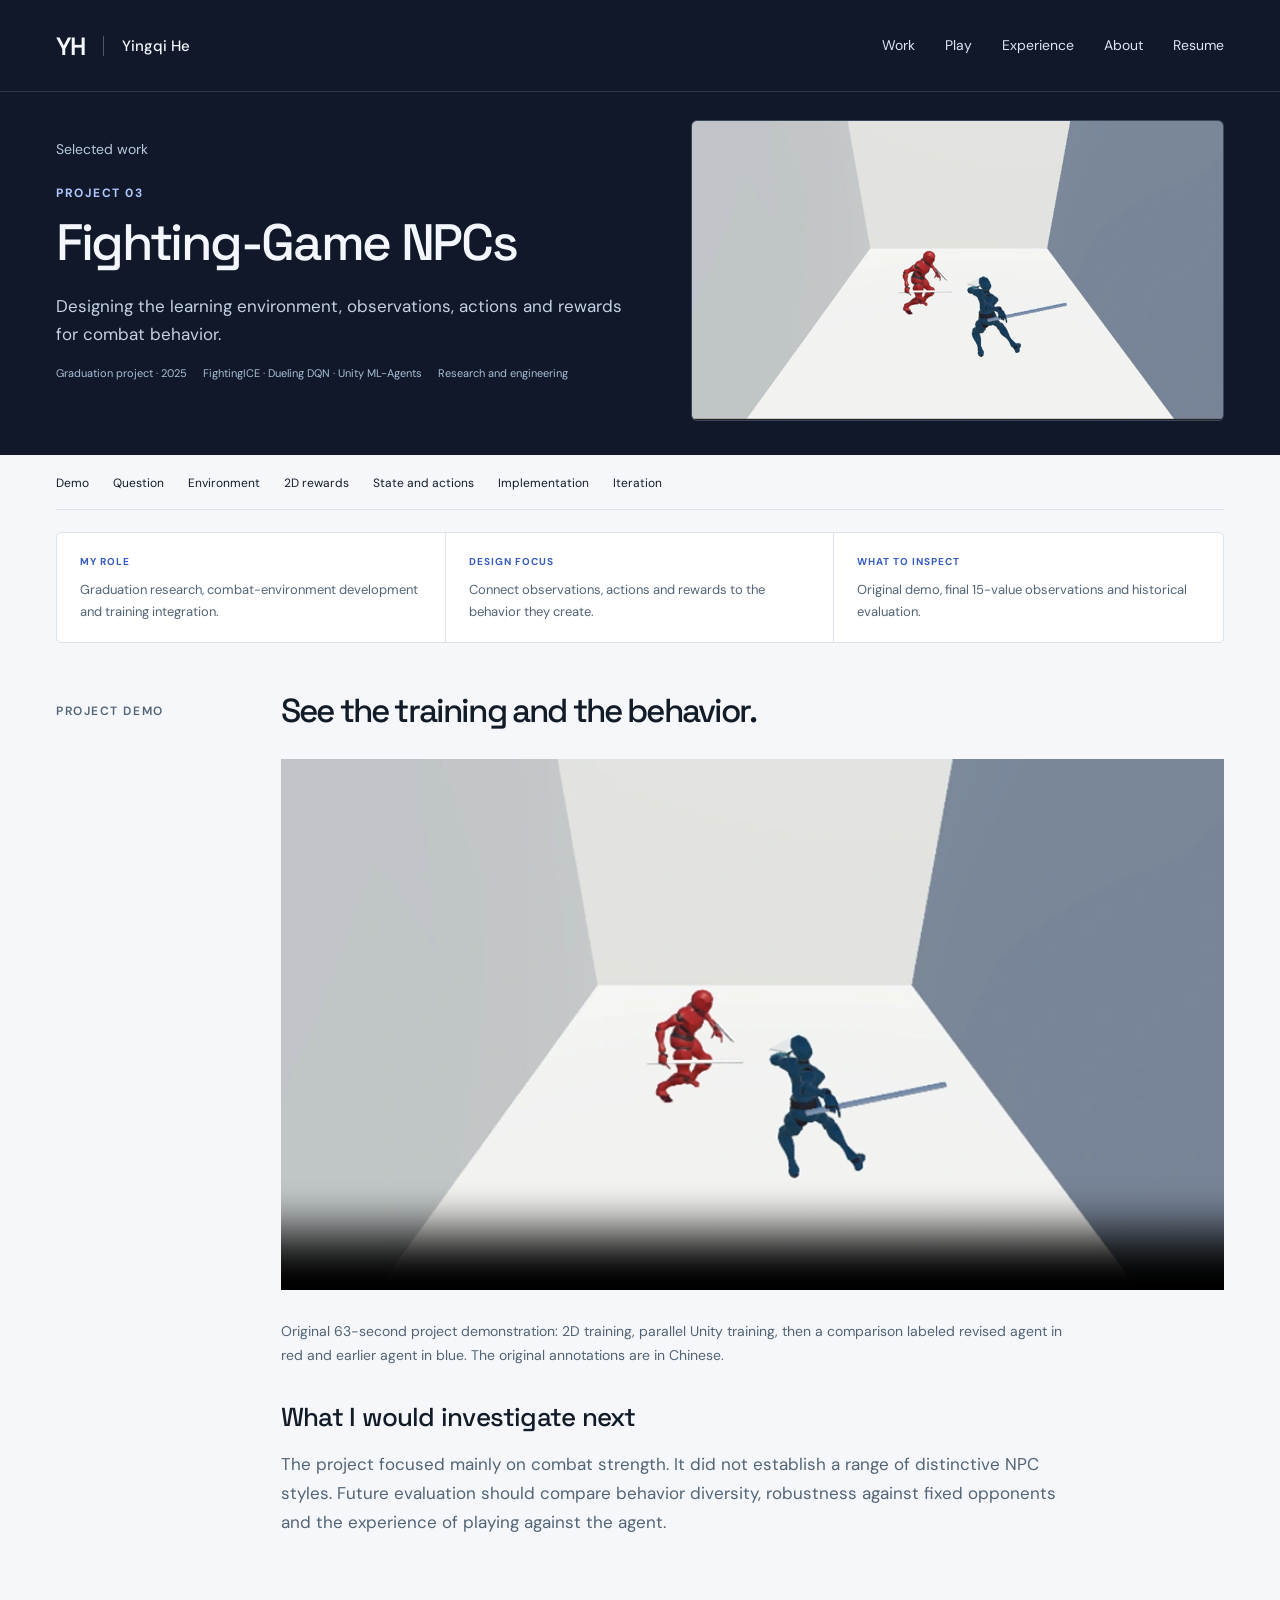
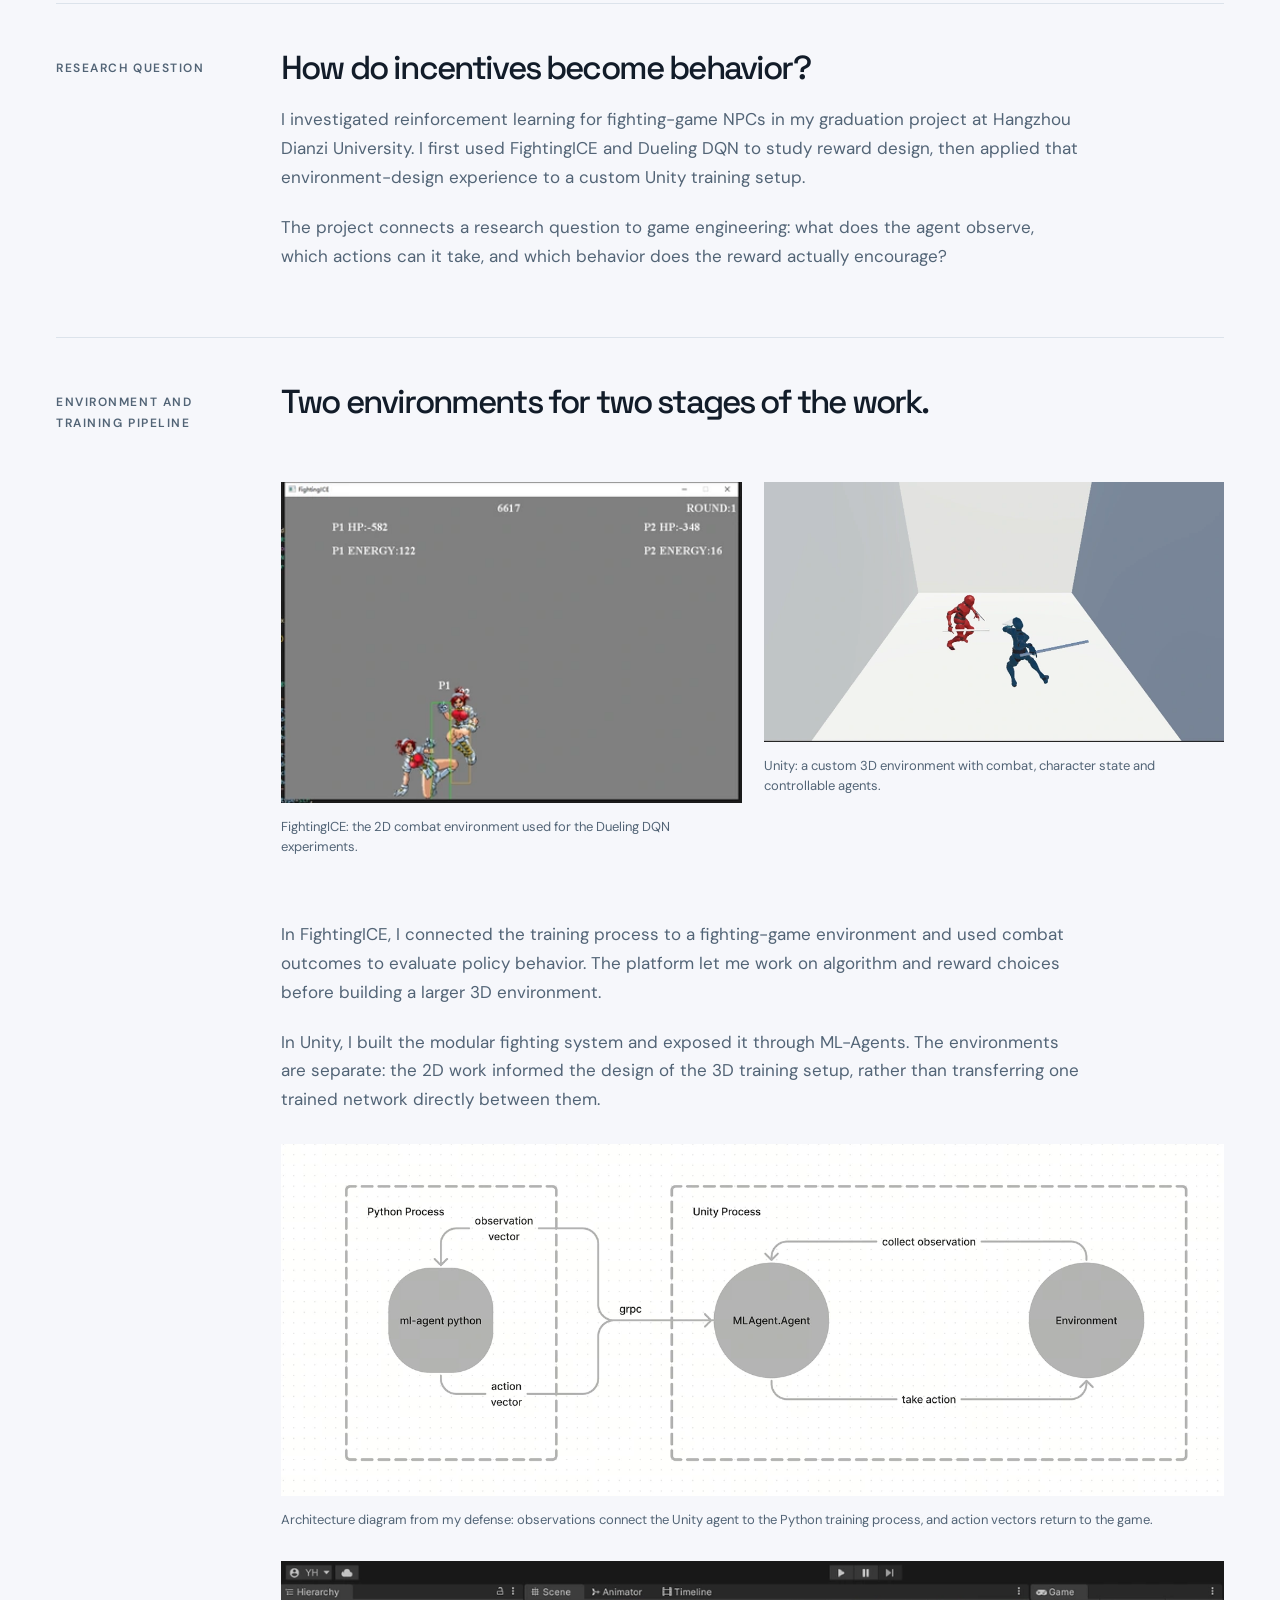
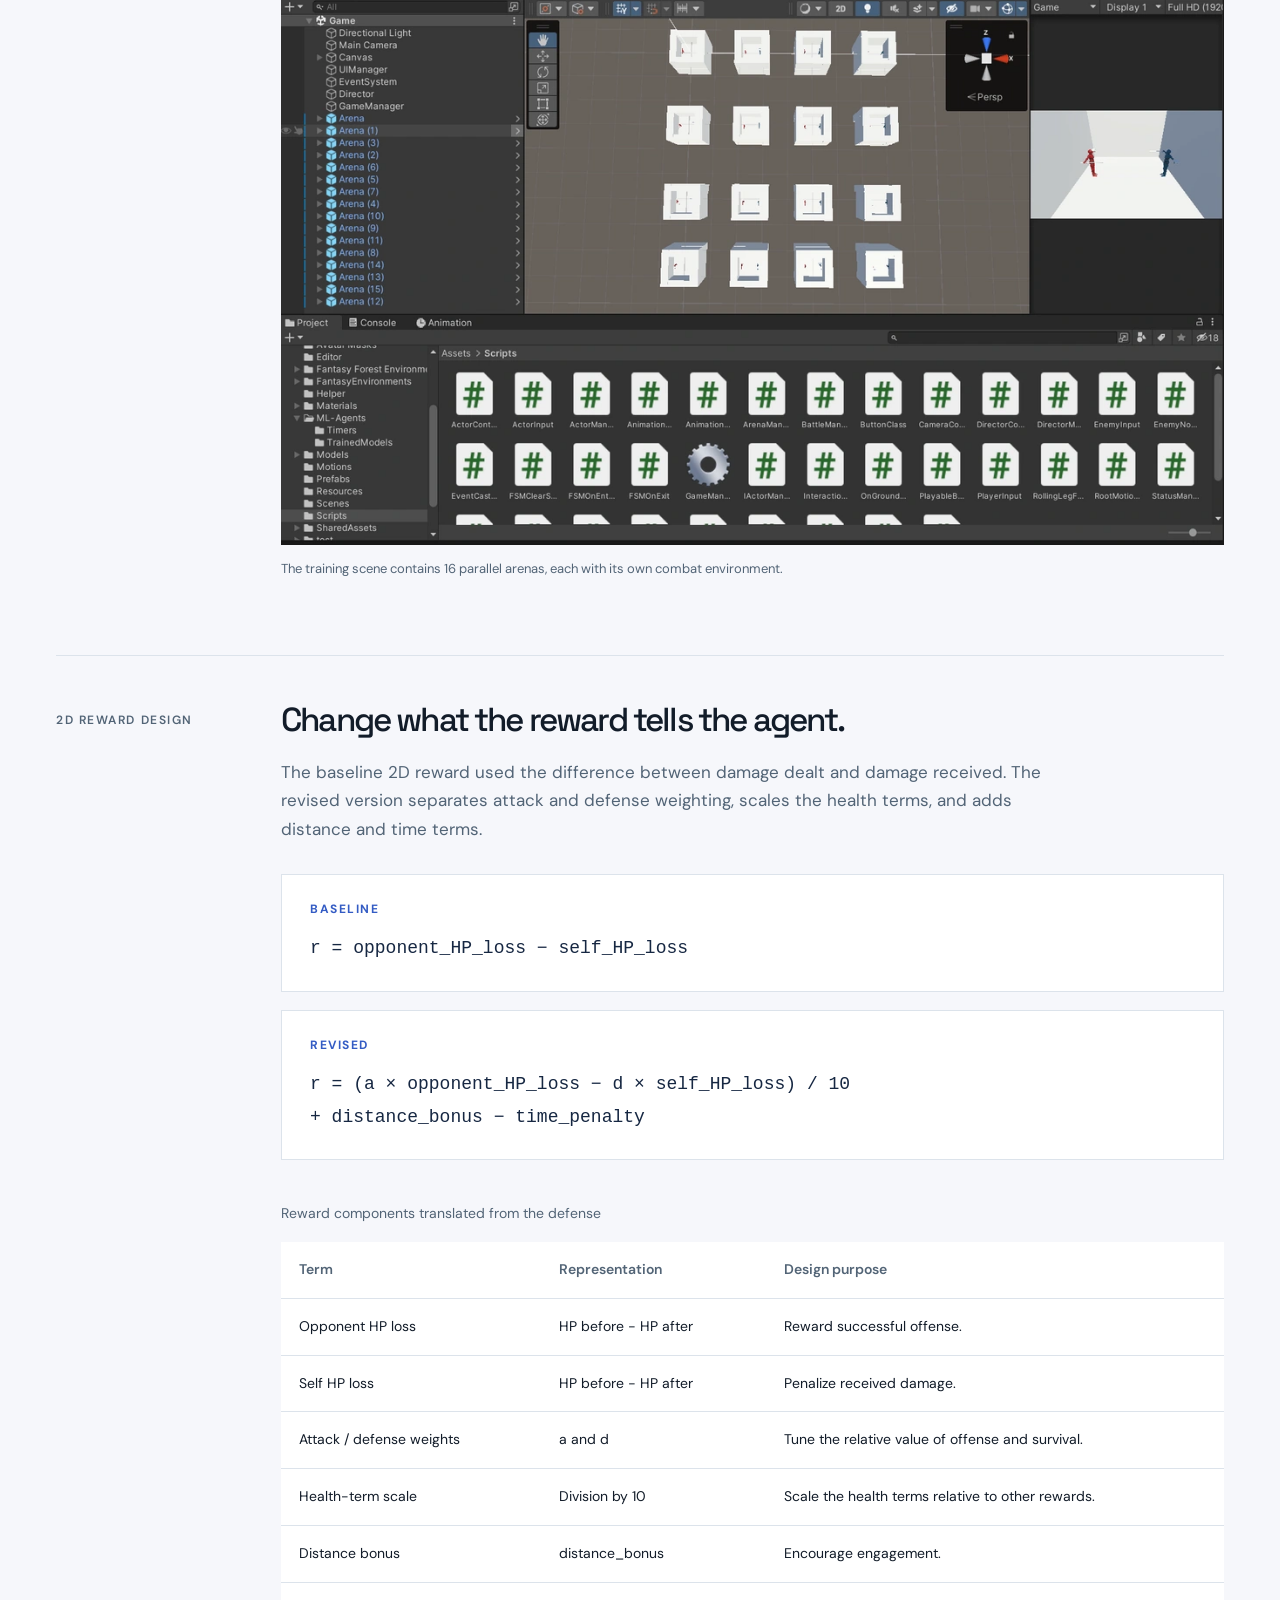
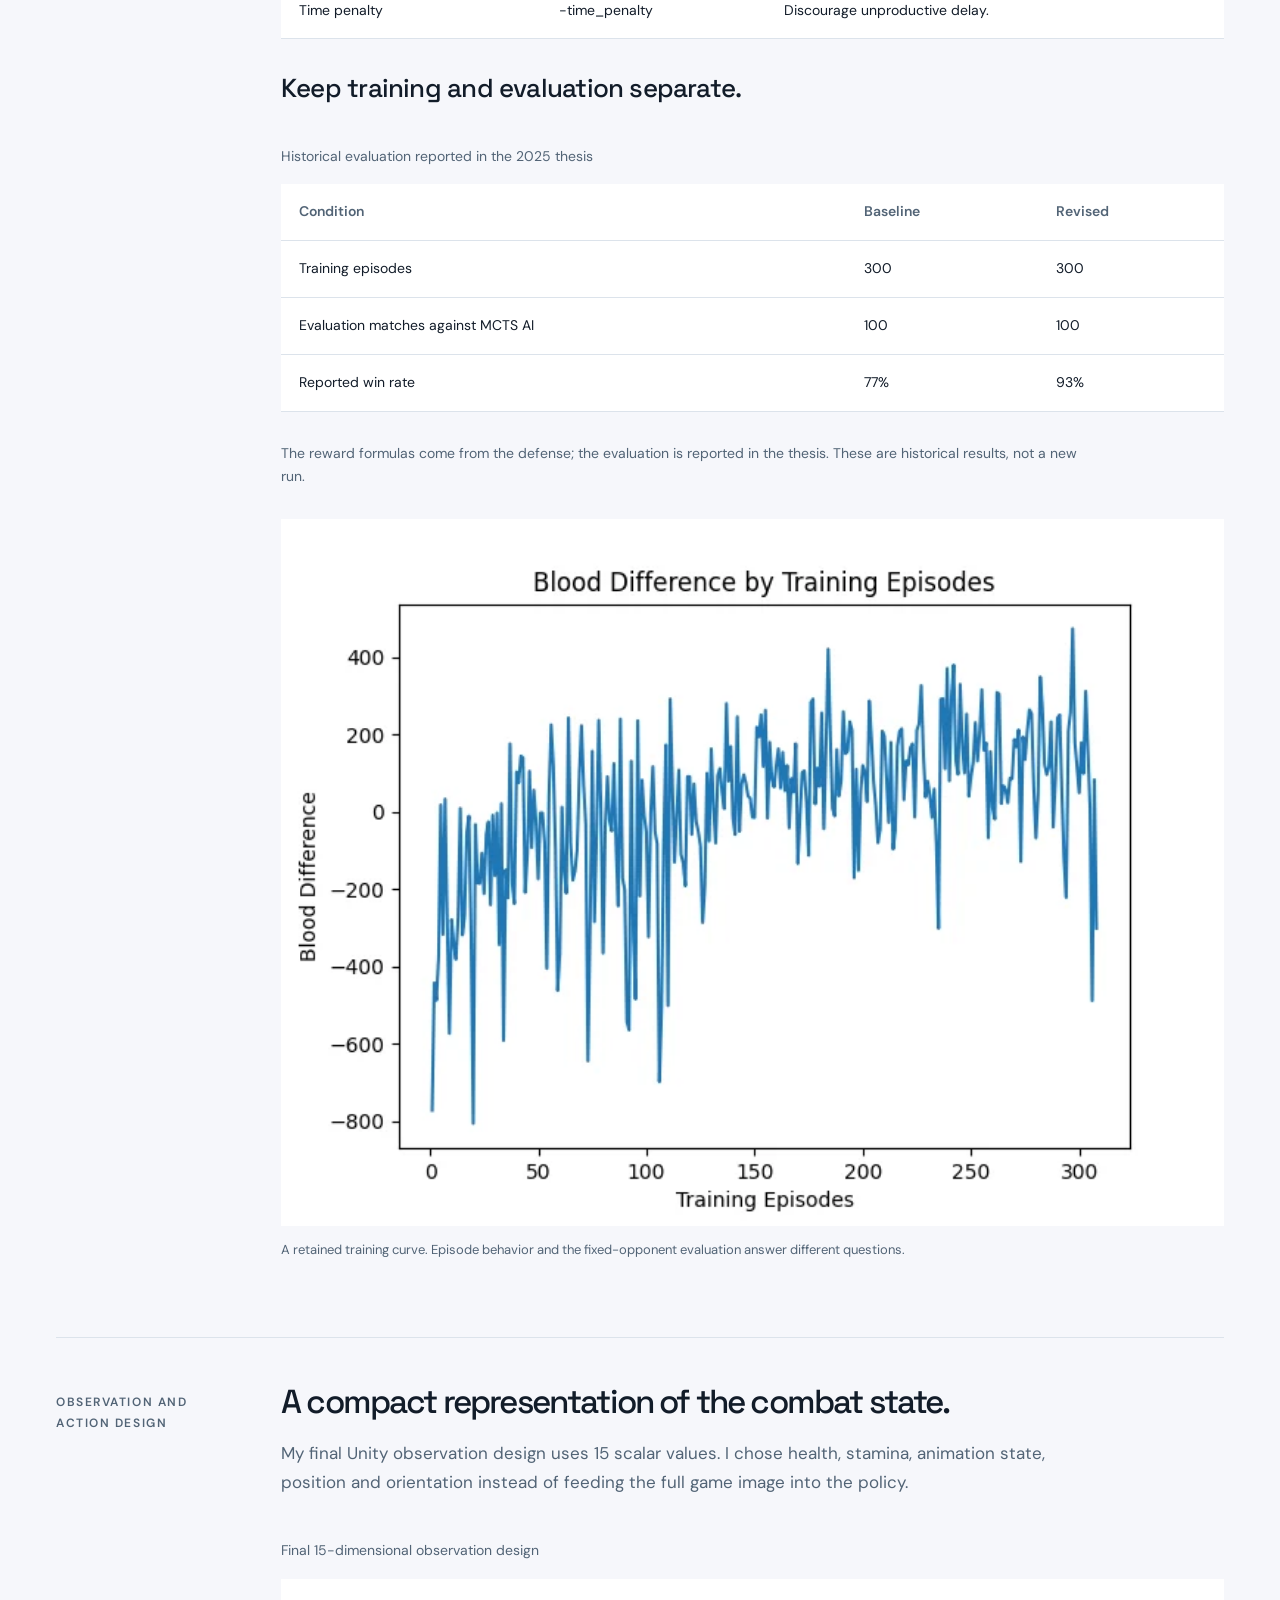
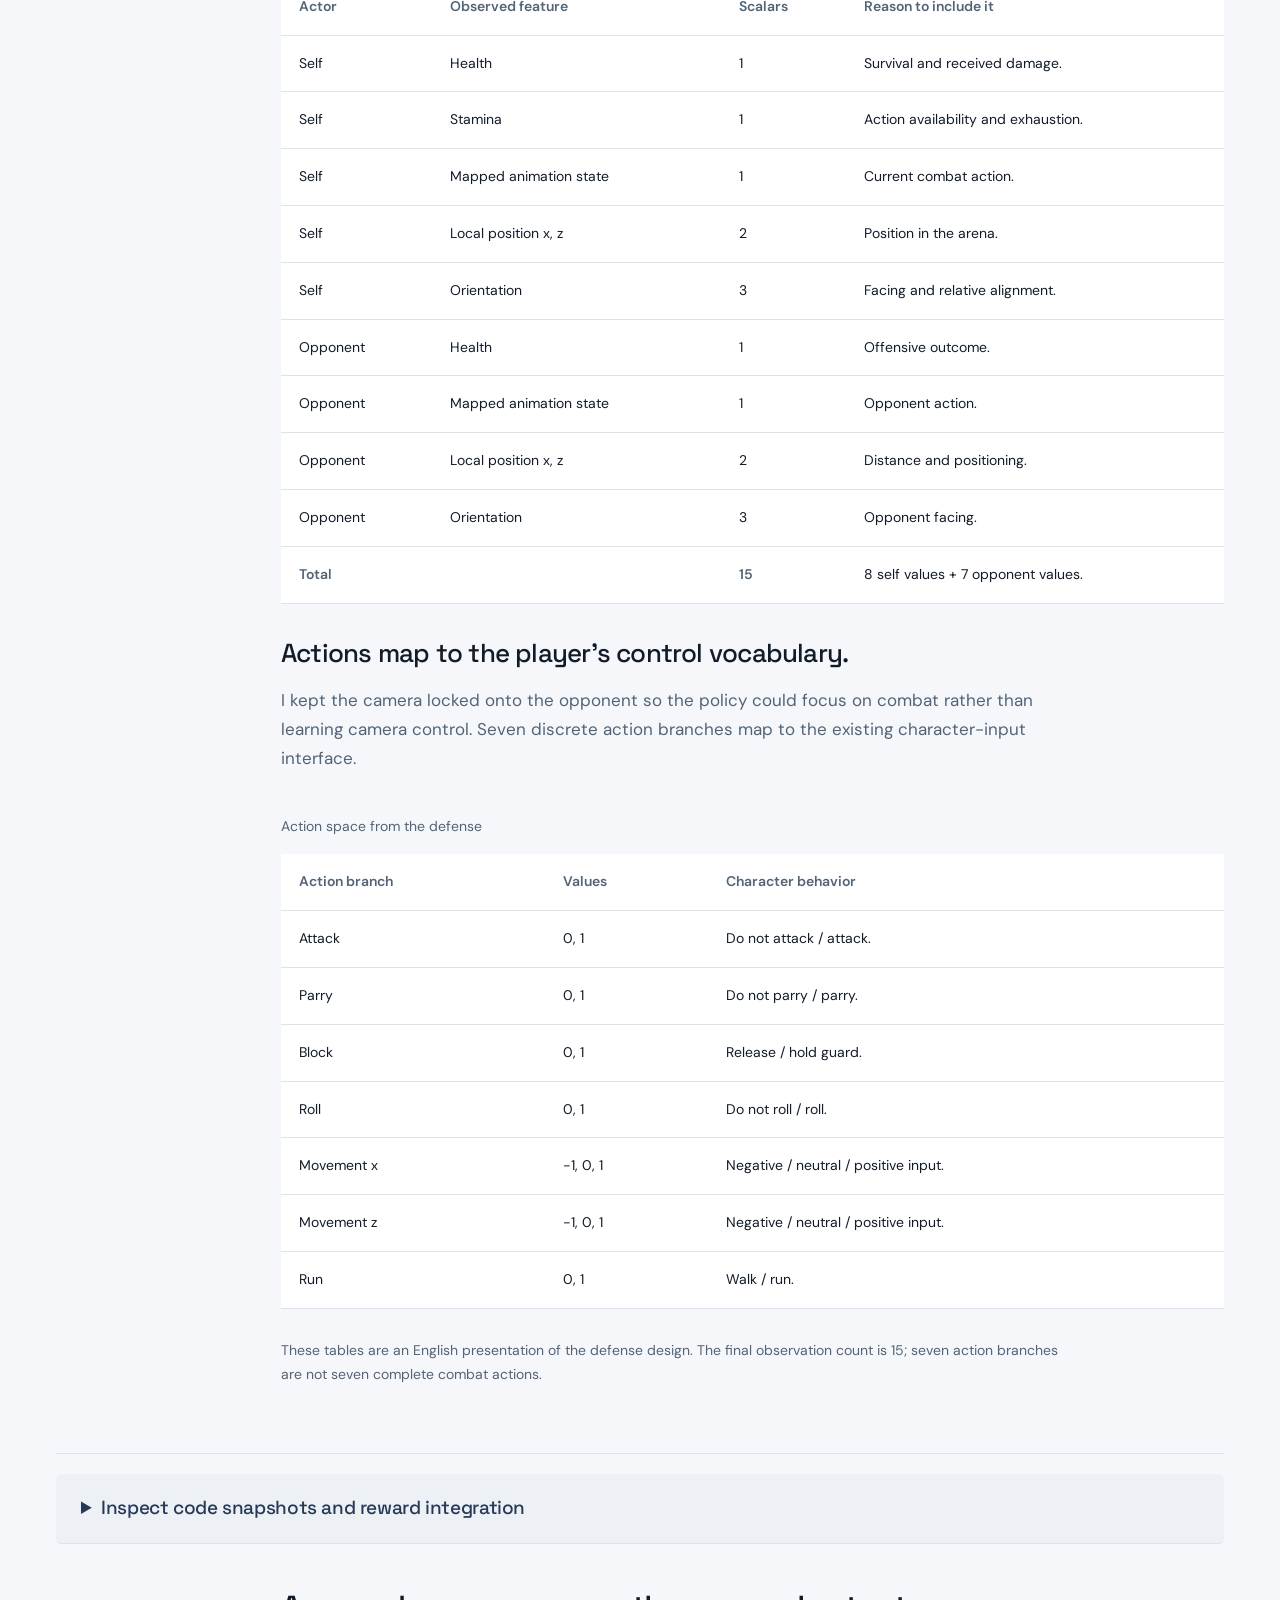
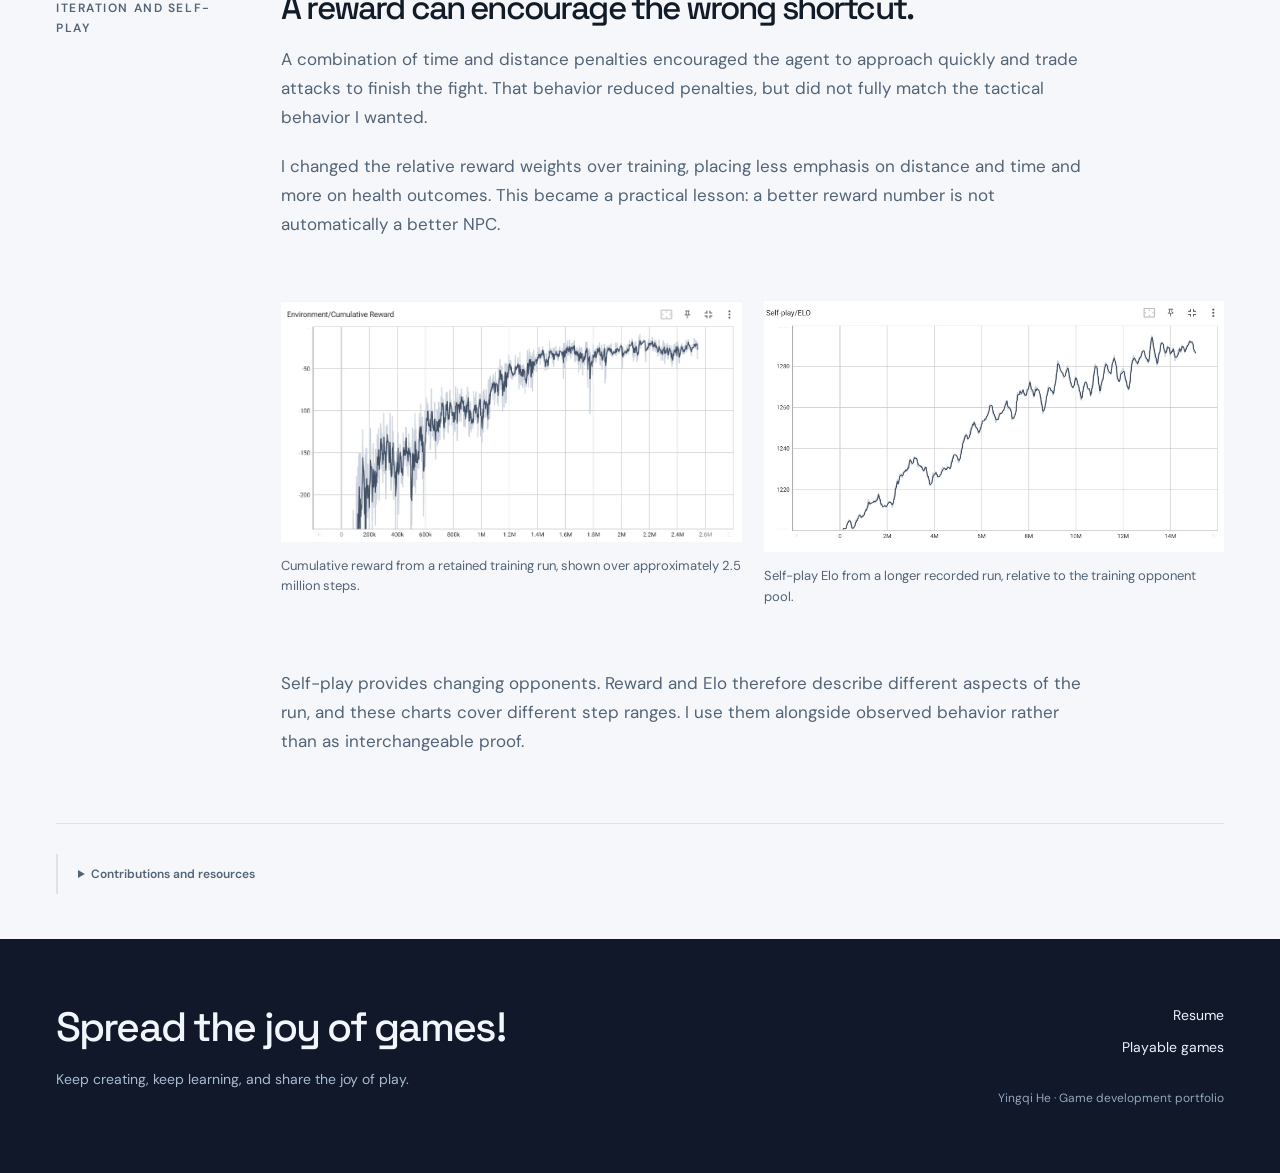
<file: projects/npc-reinforcement-learning/index.html>
<!doctype html>
<html lang="en"><head><meta charset="utf-8"><meta name="viewport" content="width=device-width,initial-scale=1">
<title>Fighting-Game NPCs · Yingqi He</title><meta name="description" content="Environment images, reward formulas, final 15-dimensional observations, action design and retained implementation evidence.">
<link rel="icon" href="/favicon.svg" type="image/svg+xml"><link rel="stylesheet" href="/style.css?v=20261015a"><script src="/site.js?v=20261015a" defer></script></head>
<body><a class="skip" href="#main">Skip to content</a><header class="nav"><a class="wordmark" href="/" aria-label="Yingqi He home">YH<span>Yingqi He</span></a><nav aria-label="Main navigation"><a href="/#work">Work</a><a href="/#play">Play</a><a href="/experience/">Experience</a><a href="/about/">About</a><a href="/resume/">Resume</a></nav></header>
<main id="main"><div class="case-hero compact-case"><div class="wrap case-intro"><div><a class="back" href="/#work">Selected work</a><p class="eyebrow">PROJECT 03</p><h1>Fighting-Game NPCs</h1><p class="case-summary">Designing the learning environment, observations, actions and rewards for combat behavior.</p><div class="meta"><span>Graduation project · 2025</span><span>FightingICE · Dueling DQN · Unity ML-Agents</span><span>Research and engineering</span></div><div class="actions"></div></div><div class="case-cover-frame"><img class="case-cover" src="/assets/rl-unity-duel.webp" alt="Two agents in the custom Unity fighting environment" loading="eager" decoding="async"></div></div></div><div class="wrap"><nav class="case-nav" aria-label="Case study sections"><a href="#demo">Demo</a><a href="#question">Question</a><a href="#environment">Environment</a><a href="#reward-2d">2D rewards</a><a href="#spaces">State and actions</a><a href="#implementation">Implementation</a><a href="#incentives">Iteration</a></nav><div class="case-overview" aria-label="Project at a glance"><div><span>MY ROLE</span><p>Graduation research, combat-environment development and training integration.</p></div><div><span>DESIGN FOCUS</span><p>Connect observations, actions and rewards to the behavior they create.</p></div><div><span>WHAT TO INSPECT</span><p>Original demo, final 15-value observations and historical evaluation.</p></div></div><section class="case-section" id="demo"><div class="section-label">PROJECT DEMO</div><div class="section-body"><h2>See the training and the behavior.</h2><video class="video" controls preload="none" poster="/assets/rl-unity-duel.webp"><source src="/assets/rl-demo.mp4" type="video/mp4">Your browser does not support video.</video><p class="small-note">Original 63-second project demonstration: 2D training, parallel Unity training, then a comparison labeled revised agent in red and earlier agent in blue. The original annotations are in Chinese.</p><h3>What I would investigate next</h3><p>The project focused mainly on combat strength. It did not establish a range of distinctive NPC styles. Future evaluation should compare behavior diversity, robustness against fixed opponents and the experience of playing against the agent.</p></div></section><section class="case-section" id="question"><div class="section-label">RESEARCH QUESTION</div><div class="section-body"><h2>How do incentives become behavior?</h2><p>I investigated reinforcement learning for fighting-game NPCs in my graduation project at Hangzhou Dianzi University. I first used FightingICE and Dueling DQN to study reward design, then applied that environment-design experience to a custom Unity training setup.</p><p>The project connects a research question to game engineering: what does the agent observe, which actions can it take, and which behavior does the reward actually encourage?</p></div></section><section class="case-section" id="environment"><div class="section-label">ENVIRONMENT AND TRAINING PIPELINE</div><div class="section-body"><h2>Two environments for two stages of the work.</h2><div class="two-up"><figure class=""><button class="image-button" data-image="/assets/rl-fightingice.webp" data-caption="FightingICE: the 2D combat environment used for the Dueling DQN experiments." aria-label="Enlarge: FightingICE game environment from the defense"><img class="" src="/assets/rl-fightingice.webp" alt="FightingICE game environment from the defense" loading="lazy" decoding="async"></button><figcaption>FightingICE: the 2D combat environment used for the Dueling DQN experiments.</figcaption></figure><figure class=""><button class="image-button" data-image="/assets/rl-unity-duel.webp" data-caption="Unity: a custom 3D environment with combat, character state and controllable agents." aria-label="Enlarge: Custom Unity fighting arena"><img class="" src="/assets/rl-unity-duel.webp" alt="Custom Unity fighting arena" loading="lazy" decoding="async"></button><figcaption>Unity: a custom 3D environment with combat, character state and controllable agents.</figcaption></figure></div><p>In FightingICE, I connected the training process to a fighting-game environment and used combat outcomes to evaluate policy behavior. The platform let me work on algorithm and reward choices before building a larger 3D environment.</p><p>In Unity, I built the modular fighting system and exposed it through ML-Agents. The environments are separate: the 2D work informed the design of the 3D training setup, rather than transferring one trained network directly between them.</p><figure class=""><button class="image-button" data-image="/assets/rl-mlagents-diagram.webp" data-caption="Architecture diagram from my defense: observations connect the Unity agent to the Python training process, and action vectors return to the game." aria-label="Enlarge: Python trainer and Unity agent communication diagram"><img class="" src="/assets/rl-mlagents-diagram.webp" alt="Python trainer and Unity agent communication diagram" loading="lazy" decoding="async"></button><figcaption>Architecture diagram from my defense: observations connect the Unity agent to the Python training process, and action vectors return to the game.</figcaption></figure><figure class=""><button class="image-button" data-image="/assets/rl-training-setup.webp" data-caption="The training scene contains 16 parallel arenas, each with its own combat environment." aria-label="Enlarge: Sixteen parallel Unity training arenas"><img class="" src="/assets/rl-training-setup.webp" alt="Sixteen parallel Unity training arenas" loading="lazy" decoding="async"></button><figcaption>The training scene contains 16 parallel arenas, each with its own combat environment.</figcaption></figure></div></section><section class="case-section" id="reward-2d"><div class="section-label">2D REWARD DESIGN</div><div class="section-body"><h2>Change what the reward tells the agent.</h2><p>The baseline 2D reward used the difference between damage dealt and damage received. The revised version separates attack and defense weighting, scales the health terms, and adds distance and time terms.</p><div class="reward-comparison"><div><p class="eyebrow">BASELINE</p><div class="reward-equation"><code>r = opponent_HP_loss − self_HP_loss</code></div></div><div><p class="eyebrow">REVISED</p><div class="reward-equation"><code>r = (a × opponent_HP_loss − d × self_HP_loss) / 10<br>+ distance_bonus − time_penalty</code></div></div></div><div class="table-wrap"><table><caption>Reward components translated from the defense</caption><thead><tr><th>Term</th><th>Representation</th><th>Design purpose</th></tr></thead><tbody><tr><td>Opponent HP loss</td><td>HP before − HP after</td><td>Reward successful offense.</td></tr><tr><td>Self HP loss</td><td>HP before − HP after</td><td>Penalize received damage.</td></tr><tr><td>Attack / defense weights</td><td>a and d</td><td>Tune the relative value of offense and survival.</td></tr><tr><td>Health-term scale</td><td>Division by 10</td><td>Scale the health terms relative to other rewards.</td></tr><tr><td>Distance bonus</td><td>distance_bonus</td><td>Encourage engagement.</td></tr><tr><td>Time penalty</td><td>−time_penalty</td><td>Discourage unproductive delay.</td></tr></tbody></table></div><h3>Keep training and evaluation separate.</h3><div class="table-wrap"><table><caption>Historical evaluation reported in the 2025 thesis</caption><thead><tr><th>Condition</th><th>Baseline</th><th>Revised</th></tr></thead><tbody><tr><td>Training episodes</td><td>300</td><td>300</td></tr><tr><td>Evaluation matches against MCTS AI</td><td>100</td><td>100</td></tr><tr><td>Reported win rate</td><td>77%</td><td>93%</td></tr></tbody></table></div><p class="small-note">The reward formulas come from the defense; the evaluation is reported in the thesis. These are historical results, not a new run.</p><figure class=""><button class="image-button" data-image="/assets/rl-2d.webp" data-caption="A retained training curve. Episode behavior and the fixed-opponent evaluation answer different questions." aria-label="Enlarge: Retained revised FightingICE training curve"><img class="" src="/assets/rl-2d.webp" alt="Retained revised FightingICE training curve" loading="lazy" decoding="async"></button><figcaption>A retained training curve. Episode behavior and the fixed-opponent evaluation answer different questions.</figcaption></figure></div></section><section class="case-section" id="spaces"><div class="section-label">OBSERVATION AND ACTION DESIGN</div><div class="section-body"><h2>A compact representation of the combat state.</h2><p>My final Unity observation design uses 15 scalar values. I chose health, stamina, animation state, position and orientation instead of feeding the full game image into the policy.</p><div class="table-wrap"><table><caption>Final 15-dimensional observation design</caption><thead><tr><th>Actor</th><th>Observed feature</th><th>Scalars</th><th>Reason to include it</th></tr></thead><tbody><tr><td>Self</td><td>Health</td><td>1</td><td>Survival and received damage.</td></tr><tr><td>Self</td><td>Stamina</td><td>1</td><td>Action availability and exhaustion.</td></tr><tr><td>Self</td><td>Mapped animation state</td><td>1</td><td>Current combat action.</td></tr><tr><td>Self</td><td>Local position x, z</td><td>2</td><td>Position in the arena.</td></tr><tr><td>Self</td><td>Orientation</td><td>3</td><td>Facing and relative alignment.</td></tr><tr><td>Opponent</td><td>Health</td><td>1</td><td>Offensive outcome.</td></tr><tr><td>Opponent</td><td>Mapped animation state</td><td>1</td><td>Opponent action.</td></tr><tr><td>Opponent</td><td>Local position x, z</td><td>2</td><td>Distance and positioning.</td></tr><tr><td>Opponent</td><td>Orientation</td><td>3</td><td>Opponent facing.</td></tr><tr><th colspan="2">Total</th><th>15</th><td>8 self values + 7 opponent values.</td></tr></tbody></table></div><h3>Actions map to the player’s control vocabulary.</h3><p>I kept the camera locked onto the opponent so the policy could focus on combat rather than learning camera control. Seven discrete action branches map to the existing character-input interface.</p><div class="table-wrap"><table><caption>Action space from the defense</caption><thead><tr><th>Action branch</th><th>Values</th><th>Character behavior</th></tr></thead><tbody><tr><td>Attack</td><td>0, 1</td><td>Do not attack / attack.</td></tr><tr><td>Parry</td><td>0, 1</td><td>Do not parry / parry.</td></tr><tr><td>Block</td><td>0, 1</td><td>Release / hold guard.</td></tr><tr><td>Roll</td><td>0, 1</td><td>Do not roll / roll.</td></tr><tr><td>Movement x</td><td>−1, 0, 1</td><td>Negative / neutral / positive input.</td></tr><tr><td>Movement z</td><td>−1, 0, 1</td><td>Negative / neutral / positive input.</td></tr><tr><td>Run</td><td>0, 1</td><td>Walk / run.</td></tr></tbody></table></div><p class="small-note">These tables are an English presentation of the defense design. The final observation count is 15; seven action branches are not seven complete combat actions.</p></div></section><details class="case-extra"><summary>Inspect code snapshots and reward integration</summary><section class="case-section" id="implementation"><div class="section-label">CODE AND REWARD INTEGRATION</div><div class="section-body"><h2>Connect the learning interface to the game.</h2><div class="table-wrap"><table><caption>ML-Agents integration points</caption><thead><tr><th>Method</th><th>Responsibility</th></tr></thead><tbody><tr><td>CollectObservations</td><td>Read and encode the combat state.</td></tr><tr><td>OnEpisodeBegin</td><td>Reset the agents and the arena for a new episode.</td></tr><tr><td>OnActionReceived</td><td>Map action branches to character input and apply rewards.</td></tr><tr><td>Heuristic</td><td>Provide manual control for inspection and comparison.</td></tr></tbody></table></div><figure class=""><button class="image-button" data-image="/assets/rl-observation-code.webp" data-caption="Retained early observation-code snapshot. It shows the collection pattern before the final 15-value x/z-position design; its full Vector3 position inputs are not the final dimensional layout." aria-label="Enlarge: CollectObservations code retained in the defense"><img class="" src="/assets/rl-observation-code.webp" alt="CollectObservations code retained in the defense" loading="lazy" decoding="async"></button><figcaption>Retained early observation-code snapshot. It shows the collection pattern before the final 15-value x/z-position design; its full Vector3 position inputs are not the final dimensional layout.</figcaption></figure><p>The snapshot normalizes health and stamina, maps animation clips to a state value, and reads both actors’ transforms. The final design keeps only x and z for position, as shown in the observation table.</p><figure class=""><button class="image-button" data-image="/assets/rl-action-reward-code.webp" data-caption="Implementation snapshot: discrete action values drive attack, parry, guard, roll, movement and run; reward updates follow the game-state changes." aria-label="Enlarge: Action mapping and reward code retained in the defense"><img class="" src="/assets/rl-action-reward-code.webp" alt="Action mapping and reward code retained in the defense" loading="lazy" decoding="async"></button><figcaption>Implementation snapshot: discrete action values drive attack, parry, guard, roll, movement and run; reward updates follow the game-state changes.</figcaption></figure><h3>A readable excerpt of the input mapping.</h3><pre class="code-sample"><code>// From the retained implementation snapshot.
sensor.AddObservation(statusManager.hp / statusManager.hpMax);
sensor.AddObservation(statusManager.stamina / statusManager.staminaMax);

r1 = actions.DiscreteActions[0] != 0;
roll = actions.DiscreteActions[3] != 0;
targetDup = actions.DiscreteActions[4] - 1;
targetDright = actions.DiscreteActions[5] - 1;</code></pre><h3>Read reward signs together with the delta definition.</h3><p>In the 3D code, HP deltas are current minus previous values. A positive coefficient on self HP change makes received damage negative reward; a negative coefficient on opponent HP change makes damage dealt positive reward.</p><div class="table-wrap"><table><caption>Unity reward terms documented in the defense</caption><thead><tr><th>Term</th><th>Direction</th><th>Intended behavior</th></tr></thead><tbody><tr><td>hp_delta / hp_max</td><td>Positive coefficient</td><td>Preserve own health.</td></tr><tr><td>targethp_delta / targethp_max</td><td>Negative coefficient</td><td>Reward damage to the opponent.</td></tr><tr><td>dist_delta</td><td>Negative coefficient</td><td>Reward closing distance; penalize retreat.</td></tr><tr><td>time_penalty</td><td>Negative</td><td>Reduce unproductive delay.</td></tr><tr><td>Stamina_penalty</td><td>Conditional penalty</td><td>Discourage exhausting the action resource.</td></tr></tbody></table></div><p class="small-note">The screenshots retain a development version and its coefficients. They support the integration and reward-design process, rather than replacing the final design tables.</p></div></section></details><section class="case-section" id="incentives"><div class="section-label">ITERATION AND SELF-PLAY</div><div class="section-body"><h2>A reward can encourage the wrong shortcut.</h2><p>A combination of time and distance penalties encouraged the agent to approach quickly and trade attacks to finish the fight. That behavior reduced penalties, but did not fully match the tactical behavior I wanted.</p><p>I changed the relative reward weights over training, placing less emphasis on distance and time and more on health outcomes. This became a practical lesson: a better reward number is not automatically a better NPC.</p><div class="two-up"><figure class=""><button class="image-button" data-image="/assets/rl-reward.webp" data-caption="Cumulative reward from a retained training run, shown over approximately 2.5 million steps." aria-label="Enlarge: Cumulative reward training chart"><img class="" src="/assets/rl-reward.webp" alt="Cumulative reward training chart" loading="lazy" decoding="async"></button><figcaption>Cumulative reward from a retained training run, shown over approximately 2.5 million steps.</figcaption></figure><figure class=""><button class="image-button" data-image="/assets/rl-elo.webp" data-caption="Self-play Elo from a longer recorded run, relative to the training opponent pool." aria-label="Enlarge: Self-play Elo chart"><img class="" src="/assets/rl-elo.webp" alt="Self-play Elo chart" loading="lazy" decoding="async"></button><figcaption>Self-play Elo from a longer recorded run, relative to the training opponent pool.</figcaption></figure></div><p>Self-play provides changing opponents. Reward and Elo therefore describe different aspects of the run, and these charts cover different step ranges. I use them alongside observed behavior rather than as interchangeable proof.</p></div></section><details class="attribution"><summary>Contributions and resources</summary><p>Graduation research and Unity environment by Yingqi He. FightingICE, Unity ML-Agents, third-party character and animation resources supported the work. The 2D and 3D environments are separate; retained code snapshots and training charts represent their documented development stages.</p></details></div></main>
<footer><div><p class="footer-philosophy">Spread the joy of games!</p><p class="footer-belief">Keep creating, keep learning, and share the joy of play.</p></div><div class="footer-right"><a href="/resume/">Resume</a><a href="/#play">Playable games</a><span>Yingqi He · Game development portfolio</span></div></footer>
<dialog id="image-viewer" aria-label="Image preview"><button class="close" aria-label="Close image preview">Close</button><img alt=""><p></p></dialog></body></html>
</file>
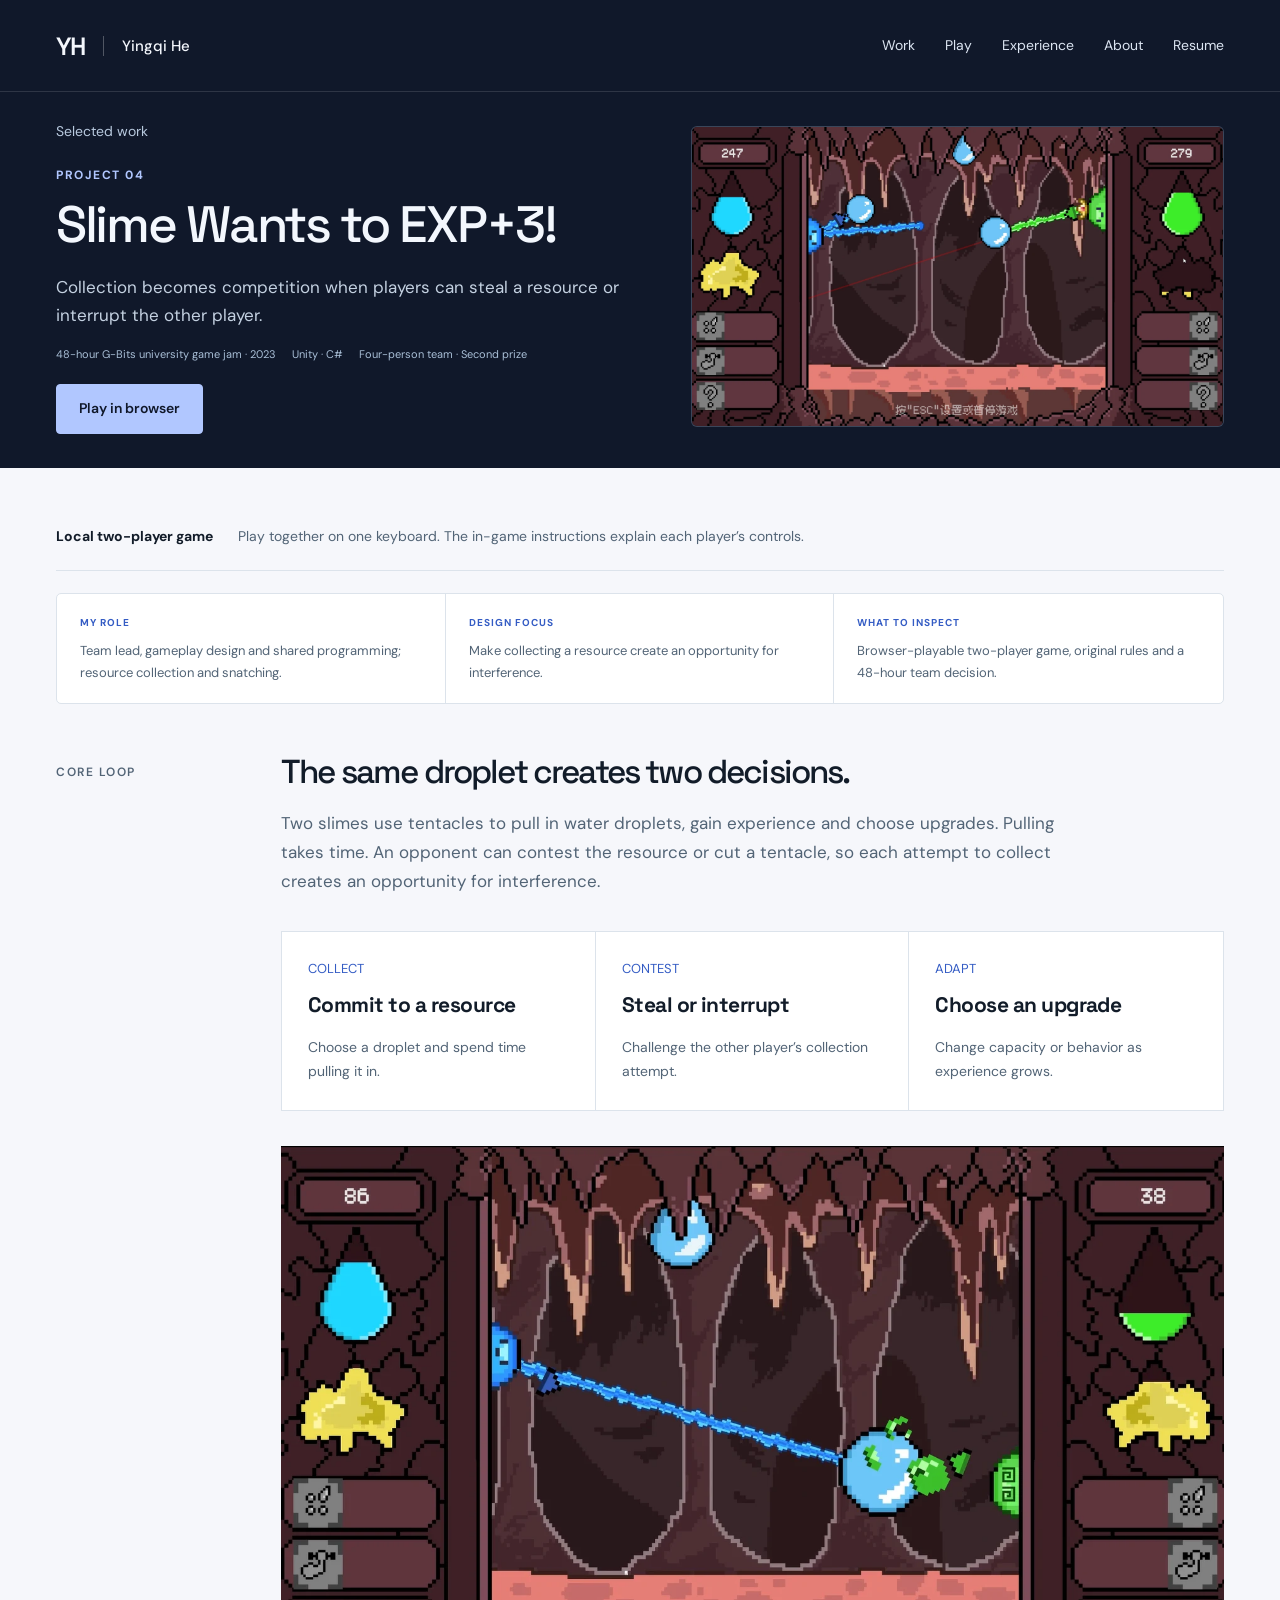
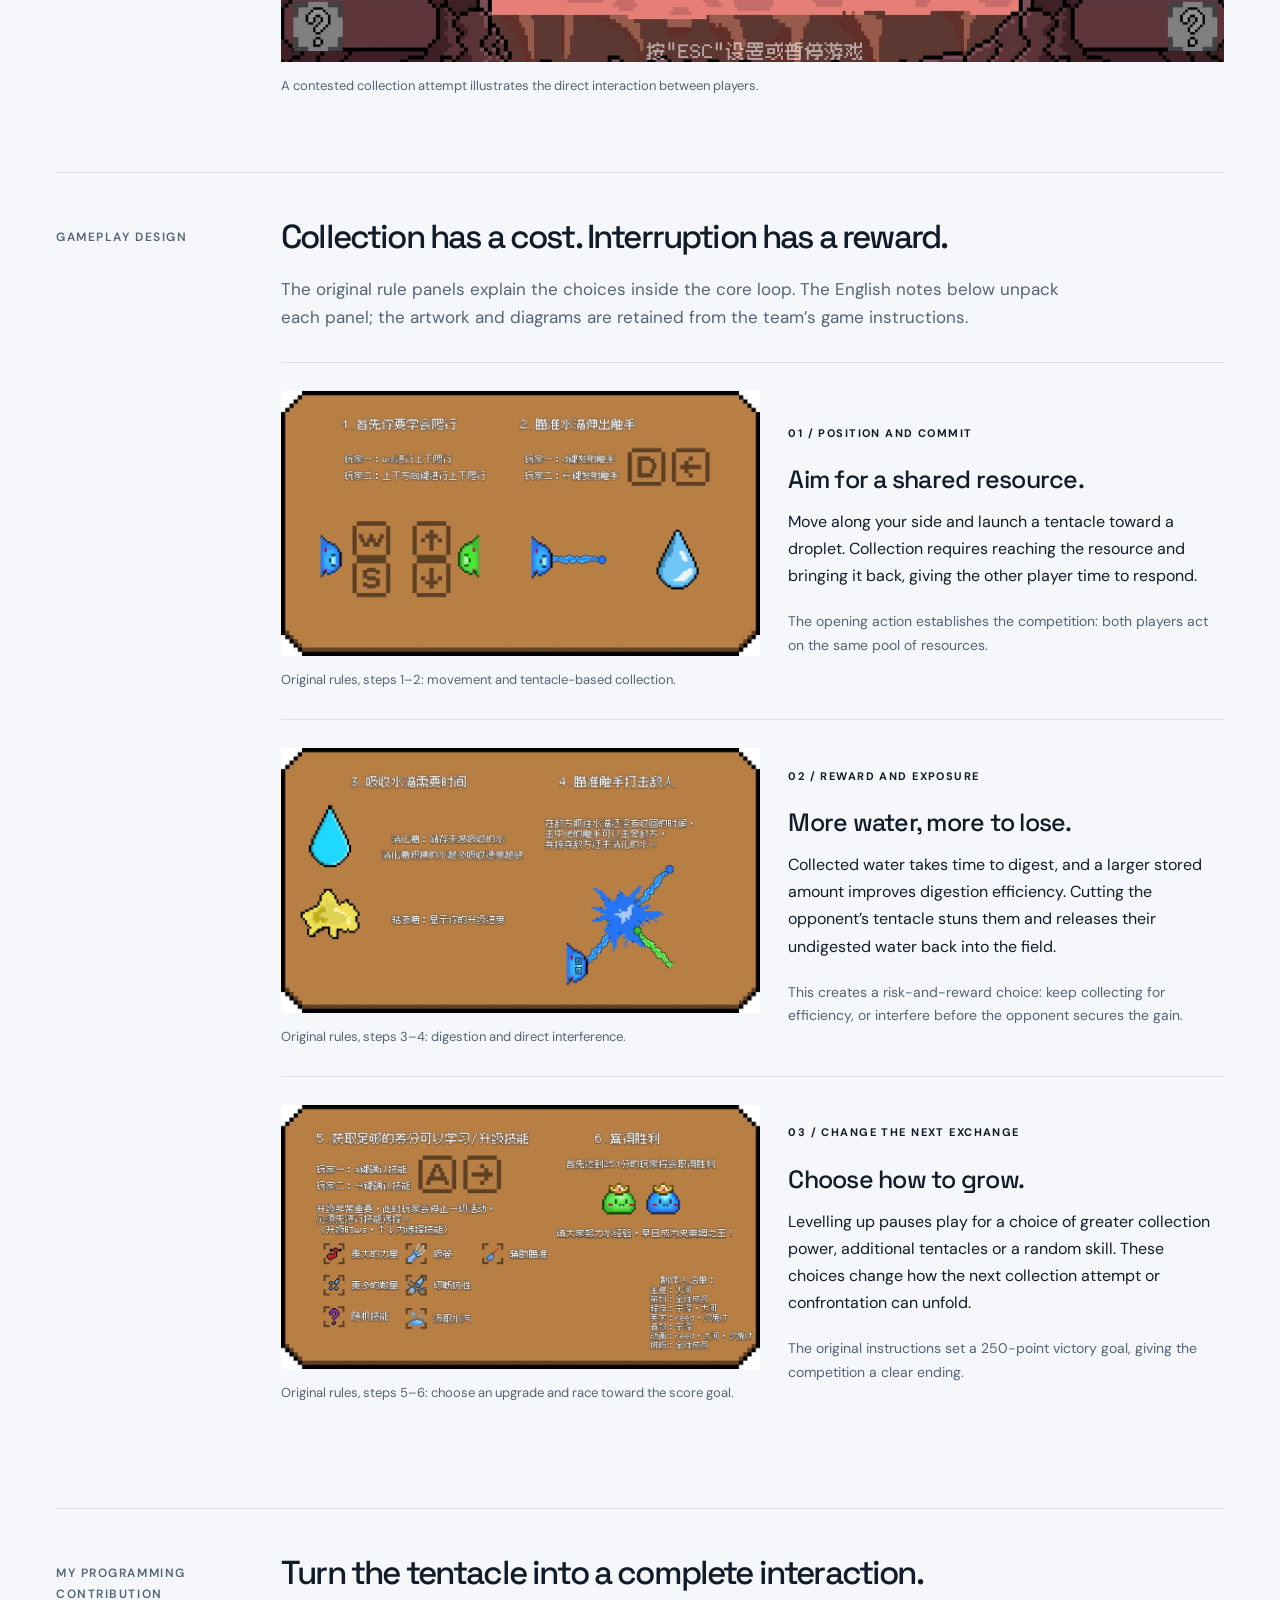
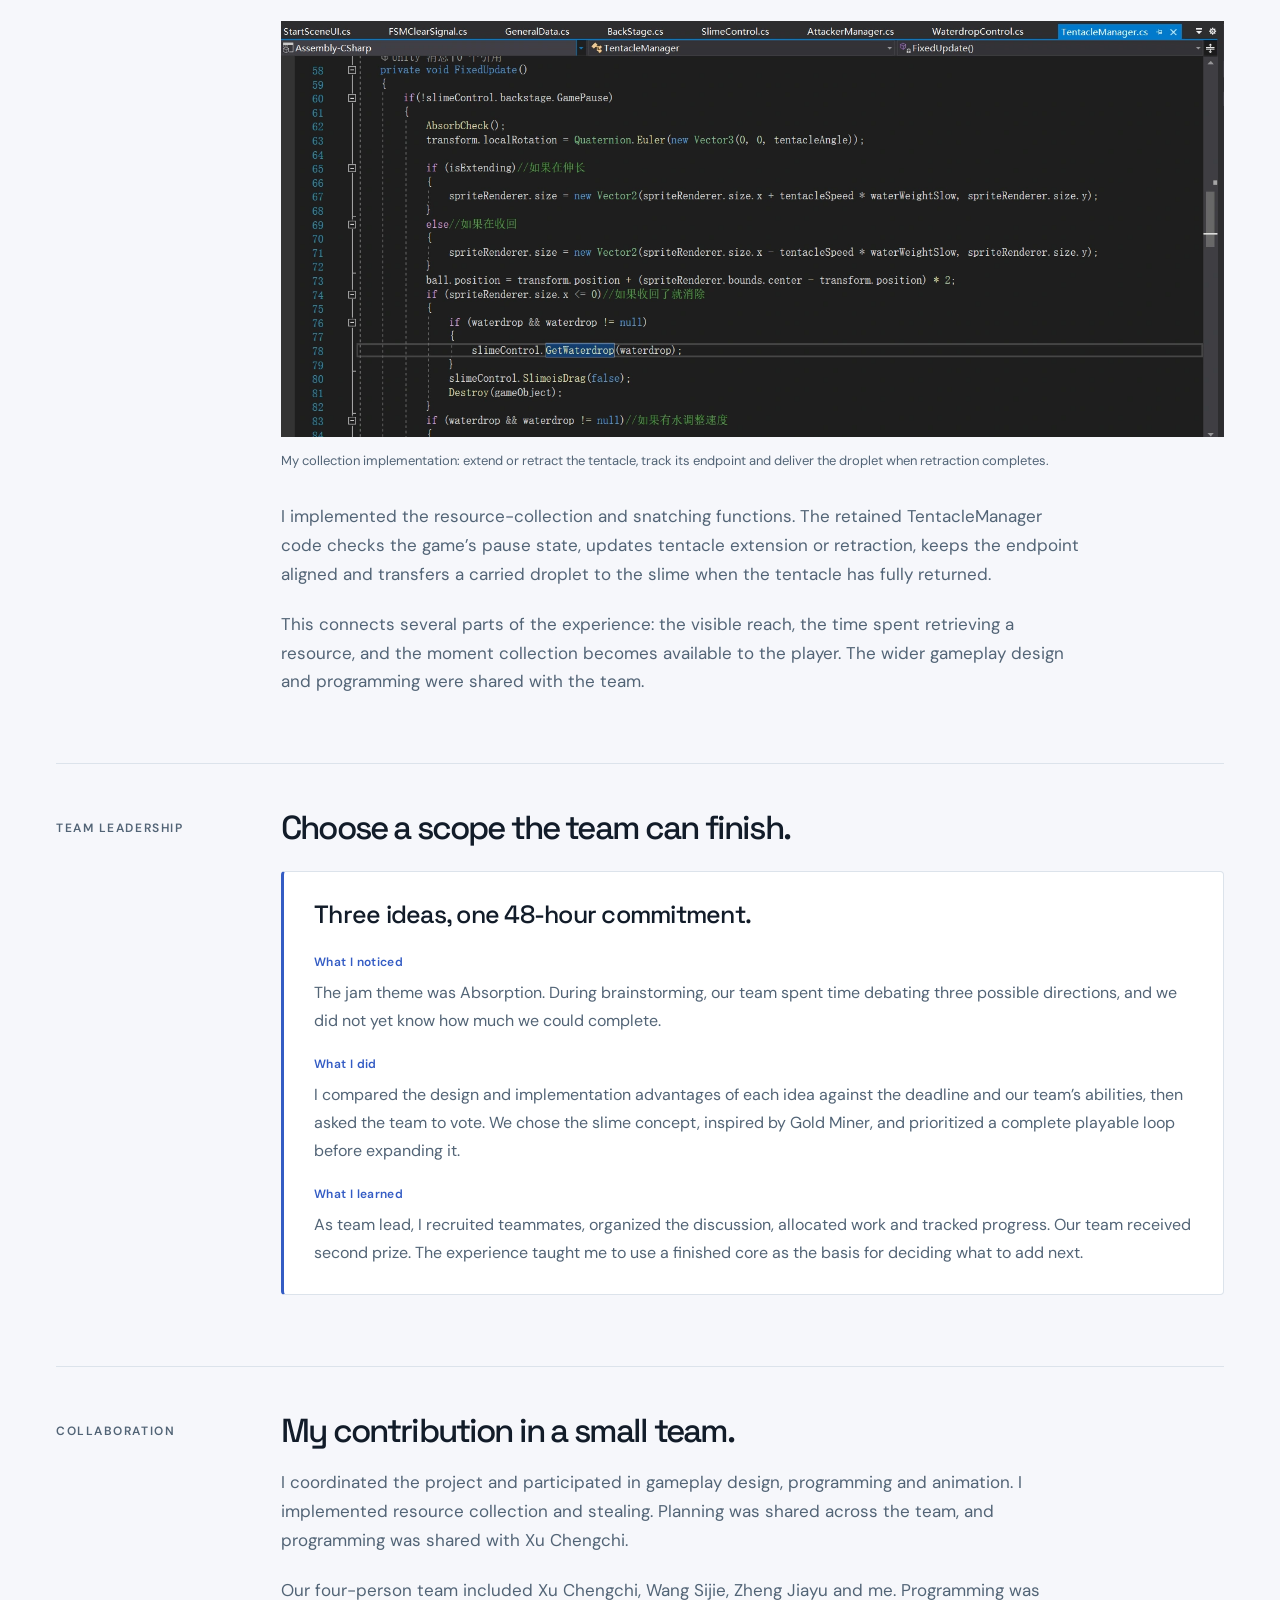
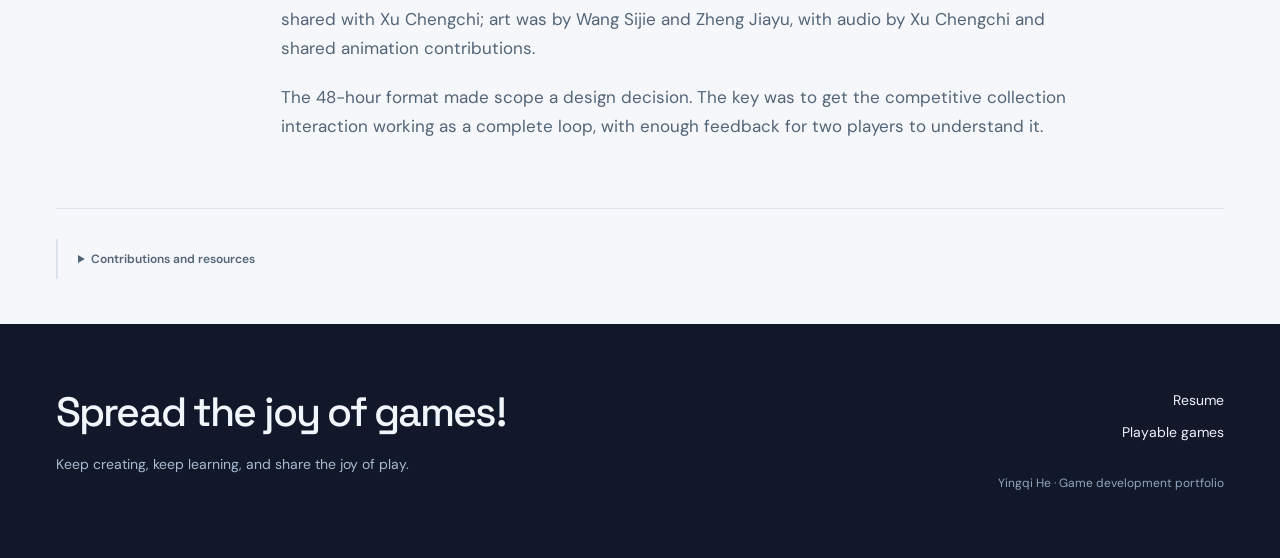
<file: projects/slime-exp3/index.html>
<!doctype html>
<html lang="en"><head><meta charset="utf-8"><meta name="viewport" content="width=device-width,initial-scale=1">
<title>Slime Wants to EXP+3! · Yingqi He</title><meta name="description" content="A four-person, 48-hour game jam project combining resource collection, stealing and interruption.">
<link rel="icon" href="/favicon.svg" type="image/svg+xml"><link rel="stylesheet" href="/style.css?v=20261015a"><script src="/site.js?v=20261015a" defer></script></head>
<body><a class="skip" href="#main">Skip to content</a><header class="nav"><a class="wordmark" href="/" aria-label="Yingqi He home">YH<span>Yingqi He</span></a><nav aria-label="Main navigation"><a href="/#work">Work</a><a href="/#play">Play</a><a href="/experience/">Experience</a><a href="/about/">About</a><a href="/resume/">Resume</a></nav></header>
<main id="main"><div class="case-hero compact-case"><div class="wrap case-intro"><div><a class="back" href="/#work">Selected work</a><p class="eyebrow">PROJECT 04</p><h1>Slime Wants to EXP+3!</h1><p class="case-summary">Collection becomes competition when players can steal a resource or interrupt the other player.</p><div class="meta"><span>48-hour G-Bits university game jam · 2023</span><span>Unity · C#</span><span>Four-person team · Second prize</span></div><div class="actions"><a class="button primary" href="https://taiga-game.itch.io/slime" target="_blank" rel="noopener">Play in browser</a></div></div><div class="case-cover-frame"><img class="case-cover" src="/assets/slime.webp" alt="Two slimes compete to collect water droplets" loading="eager" decoding="async"></div></div></div><div class="wrap"><div class="play-guide"><strong>Local two-player game</strong><span>Play together on one keyboard. The in-game instructions explain each player’s controls.</span></div><div class="case-overview" aria-label="Project at a glance"><div><span>MY ROLE</span><p>Team lead, gameplay design and shared programming; resource collection and snatching.</p></div><div><span>DESIGN FOCUS</span><p>Make collecting a resource create an opportunity for interference.</p></div><div><span>WHAT TO INSPECT</span><p>Browser-playable two-player game, original rules and a 48-hour team decision.</p></div></div><section class="case-section" id="design"><div class="section-label">CORE LOOP</div><div class="section-body"><h2>The same droplet creates two decisions.</h2><p>Two slimes use tentacles to pull in water droplets, gain experience and choose upgrades. Pulling takes time. An opponent can contest the resource or cut a tentacle, so each attempt to collect creates an opportunity for interference.</p><div class="flow"><div><span class="step">COLLECT</span><h4>Commit to a resource</h4><p>Choose a droplet and spend time pulling it in.</p></div><div><span class="step">CONTEST</span><h4>Steal or interrupt</h4><p>Challenge the other player’s collection attempt.</p></div><div><span class="step">ADAPT</span><h4>Choose an upgrade</h4><p>Change capacity or behavior as experience grows.</p></div></div><figure class=""><button class="image-button" data-image="/assets/slime-action.webp" data-caption="A contested collection attempt illustrates the direct interaction between players." aria-label="Enlarge: Tentacle interaction between the two slime characters"><img class="" src="/assets/slime-action.webp" alt="Tentacle interaction between the two slime characters" loading="lazy" decoding="async"></button><figcaption>A contested collection attempt illustrates the direct interaction between players.</figcaption></figure></div></section><section class="case-section" id="rules"><div class="section-label">GAMEPLAY DESIGN</div><div class="section-body"><h2>Collection has a cost. Interruption has a reward.</h2><p>The original rule panels explain the choices inside the core loop. The English notes below unpack each panel; the artwork and diagrams are retained from the team’s game instructions.</p><div class="design-steps"><article class="design-step"><figure class=""><button class="image-button" data-image="/assets/slime-rules-collect.webp" data-caption="Original rules, steps 1–2: movement and tentacle-based collection." aria-label="Enlarge: Original rules for movement and launching tentacles"><img class="" src="/assets/slime-rules-collect.webp" alt="Original rules for movement and launching tentacles" loading="lazy" decoding="async"></button><figcaption>Original rules, steps 1–2: movement and tentacle-based collection.</figcaption></figure><div><p class="eyebrow">01 / POSITION AND COMMIT</p><h3>Aim for a shared resource.</h3><p>Move along your side and launch a tentacle toward a droplet. Collection requires reaching the resource and bringing it back, giving the other player time to respond.</p><p class="small-note">The opening action establishes the competition: both players act on the same pool of resources.</p></div></article><article class="design-step"><figure class=""><button class="image-button" data-image="/assets/slime-rules-interrupt.webp" data-caption="Original rules, steps 3–4: digestion and direct interference." aria-label="Enlarge: Original rules for digestion and cutting the opponent’s tentacle"><img class="" src="/assets/slime-rules-interrupt.webp" alt="Original rules for digestion and cutting the opponent’s tentacle" loading="lazy" decoding="async"></button><figcaption>Original rules, steps 3–4: digestion and direct interference.</figcaption></figure><div><p class="eyebrow">02 / REWARD AND EXPOSURE</p><h3>More water, more to lose.</h3><p>Collected water takes time to digest, and a larger stored amount improves digestion efficiency. Cutting the opponent’s tentacle stuns them and releases their undigested water back into the field.</p><p class="small-note">This creates a risk-and-reward choice: keep collecting for efficiency, or interfere before the opponent secures the gain.</p></div></article><article class="design-step"><figure class=""><button class="image-button" data-image="/assets/slime-rules-upgrade.webp" data-caption="Original rules, steps 5–6: choose an upgrade and race toward the score goal." aria-label="Enlarge: Original rules for upgrade selection and the victory goal"><img class="" src="/assets/slime-rules-upgrade.webp" alt="Original rules for upgrade selection and the victory goal" loading="lazy" decoding="async"></button><figcaption>Original rules, steps 5–6: choose an upgrade and race toward the score goal.</figcaption></figure><div><p class="eyebrow">03 / CHANGE THE NEXT EXCHANGE</p><h3>Choose how to grow.</h3><p>Levelling up pauses play for a choice of greater collection power, additional tentacles or a random skill. These choices change how the next collection attempt or confrontation can unfold.</p><p class="small-note">The original instructions set a 250-point victory goal, giving the competition a clear ending.</p></div></article></div></div></section><section class="case-section" id="implementation"><div class="section-label">MY PROGRAMMING CONTRIBUTION</div><div class="section-body"><h2>Turn the tentacle into a complete interaction.</h2><figure class=""><button class="image-button" data-image="/assets/slime-development.webp" data-caption="My collection implementation: extend or retract the tentacle, track its endpoint and deliver the droplet when retraction completes." aria-label="Enlarge: TentacleManager C# development record for resource collection"><img class="" src="/assets/slime-development.webp" alt="TentacleManager C# development record for resource collection" loading="lazy" decoding="async"></button><figcaption>My collection implementation: extend or retract the tentacle, track its endpoint and deliver the droplet when retraction completes.</figcaption></figure><p>I implemented the resource-collection and snatching functions. The retained TentacleManager code checks the game’s pause state, updates tentacle extension or retraction, keeps the endpoint aligned and transfers a carried droplet to the slime when the tentacle has fully returned.</p><p>This connects several parts of the experience: the visible reach, the time spent retrieving a resource, and the moment collection becomes available to the player. The wider gameplay design and programming were shared with the team.</p></div></section><section class="case-section" id="team-decision"><div class="section-label">TEAM LEADERSHIP</div><div class="section-body"><h2>Choose a scope the team can finish.</h2><article class="decision-case"><h3>Three ideas, one 48-hour commitment.</h3><div><h4>What I noticed</h4><p>The jam theme was Absorption. During brainstorming, our team spent time debating three possible directions, and we did not yet know how much we could complete.</p></div><div><h4>What I did</h4><p>I compared the design and implementation advantages of each idea against the deadline and our team’s abilities, then asked the team to vote. We chose the slime concept, inspired by Gold Miner, and prioritized a complete playable loop before expanding it.</p></div><div><h4>What I learned</h4><p>As team lead, I recruited teammates, organized the discussion, allocated work and tracked progress. Our team received second prize. The experience taught me to use a finished core as the basis for deciding what to add next.</p></div></article></div></section><section class="case-section" id="contribution"><div class="section-label">COLLABORATION</div><div class="section-body"><h2>My contribution in a small team.</h2><p>I coordinated the project and participated in gameplay design, programming and animation. I implemented resource collection and stealing. Planning was shared across the team, and programming was shared with Xu Chengchi.</p><p>Our four-person team included Xu Chengchi, Wang Sijie, Zheng Jiayu and me. Programming was shared with Xu Chengchi; art was by Wang Sijie and Zheng Jiayu, with audio by Xu Chengchi and shared animation contributions.</p><p>The 48-hour format made scope a design decision. The key was to get the competitive collection interaction working as a complete loop, with enough feedback for two players to understand it.</p></div></section><details class="attribution"><summary>Contributions and resources</summary><p>Team: Yingqi He, Xu Chengchi, Wang Sijie and Zheng Jiayu, all from Digital Media Technology at Hangzhou Dianzi University. Design was collaborative; programming by Xu Chengchi and Yingqi He; art by Wang Sijie and Zheng Jiayu; audio by Xu Chengchi; animation contributions shared among the credited team members.</p></details></div></main>
<footer><div><p class="footer-philosophy">Spread the joy of games!</p><p class="footer-belief">Keep creating, keep learning, and share the joy of play.</p></div><div class="footer-right"><a href="/resume/">Resume</a><a href="/#play">Playable games</a><span>Yingqi He · Game development portfolio</span></div></footer>
<dialog id="image-viewer" aria-label="Image preview"><button class="close" aria-label="Close image preview">Close</button><img alt=""><p></p></dialog></body></html>
</file>
<file: style.css>
@import url('https://fonts.googleapis.com/css2?family=DM+Sans:wght@400;500;600;700&family=Space+Grotesk:wght@400;500;600;700&display=swap');
:root{--ink:#121c29;--navy:#101d2e;--paper:#f5f7fa;--line:#dce3eb;--muted:#526476;--blue:#9cbeff;--accent:#2b5ec7;--mint:#c6e892;--display:'Space Grotesk',sans-serif;--body:'DM Sans',sans-serif}
*{box-sizing:border-box}html{scroll-behavior:smooth;scroll-padding-top:100px}body{margin:0;background:var(--paper);color:var(--ink);font:17px/1.7 var(--body)}a{color:inherit;text-decoration:none}button,input,select{font:inherit}button,a{-webkit-tap-highlight-color:transparent}button{cursor:pointer}img{display:block;max-width:100%;height:auto}p{margin:0 0 1.3rem}h1,h2,h3,h4{font-family:var(--display);line-height:1.08;letter-spacing:-.055em;margin:0 0 1.2rem}h1{font-size:clamp(3rem,5.9vw,5.5rem);font-weight:500}h2{font-size:clamp(2.2rem,3.5vw,3.5rem);font-weight:500}h3{font-size:clamp(2rem,3vw,3rem);font-weight:500}h4{font-size:1.35rem;letter-spacing:-.025em}a:focus-visible,button:focus-visible,select:focus-visible{outline:3px solid #f09133;outline-offset:5px}.skip{position:absolute;left:12px;top:-90px;background:white;padding:12px;z-index:100}.skip:focus{top:10px}.wrap{width:min(1320px,calc(100% - 112px));margin:auto}.nav{height:92px;display:flex;align-items:center;justify-content:space-between;padding:0 56px;background:var(--navy);color:#f3f6fc;border-bottom:1px solid #ffffff20;position:relative;z-index:5}.wordmark{font:600 25px var(--display);letter-spacing:-.07em;display:flex;align-items:center;gap:18px}.wordmark span{font:500 15px var(--body);letter-spacing:0;border-left:1px solid #ffffff45;padding-left:18px}.nav nav{display:flex;gap:30px;font-size:14px}.nav nav a{padding:8px 0;color:#dce5f2}.nav nav a:hover{color:var(--blue)}.eyebrow{font-size:12px;font-weight:700;letter-spacing:.13em;line-height:1.5;margin-bottom:25px}.hero{background:var(--navy);color:#f5f8fc;min-height:670px;display:grid;grid-template-columns:1fr 1.02fr;gap:48px;padding:74px 56px 72px;align-items:center}.hero-copy{max-width:610px}.hero .eyebrow{color:var(--blue)}.hero h1{font-size:clamp(3.2rem,5.7vw,5.4rem);line-height:1.07}.hero h1 span{color:var(--blue)}.intro{color:#c3d0df;max-width:525px;font-size:18px;line-height:1.75;margin:28px 0}.actions{display:flex;gap:12px;flex-wrap:wrap;margin:30px 0}.button{display:inline-flex;align-items:center;justify-content:center;border:1px solid currentColor;border-radius:4px;padding:12px 22px;font-size:14px;font-weight:600;transition:background .15s,transform .15s}.button:hover{transform:translateY(-2px)}.button.primary{background:var(--blue);color:var(--navy);border-color:var(--blue)}.hero-note{display:flex;gap:22px;color:#9eb0c6;font-size:12px;border-top:1px solid #ffffff24;padding-top:22px;margin-top:42px;flex-wrap:wrap}.hero-art{display:block;box-shadow:0 25px 75px #00000045;transform:rotate(-2deg);background:#20324a;padding:9px;border:1px solid #ffffff2a}.hero-art img{width:100%;aspect-ratio:16/9;object-fit:contain;object-position:center}.image-caption{display:flex;justify-content:space-between;padding:15px 8px 8px;font-size:14px;font-weight:600;gap:12px}.image-caption span{font-size:12px;font-weight:400;color:#b8c9df}.selected{padding-top:90px}.section-title{margin-bottom:55px}.section-title>.eyebrow{color:var(--accent);margin-bottom:18px}.section-title>p:last-child{color:var(--muted);max-width:650px}.project-row{display:grid;grid-template-columns:1.15fr 1fr;gap:75px;align-items:center;padding:50px 0 70px;border-top:1px solid var(--line)}.project-row:nth-child(odd) .project-image{order:2}.project-row:nth-child(odd) .project-copy{order:1}.project-image{background:#dfe6ee;overflow:hidden}.project-image img{width:100%;aspect-ratio:16/9;object-fit:contain;transition:transform .3s}.project-image:hover img{transform:scale(1.025)}.project-copy .eyebrow{letter-spacing:.04em;color:var(--muted);text-transform:none;font-size:14px;display:flex;align-items:center;gap:16px}.project-copy .eyebrow span{font-family:var(--display);font-size:30px;letter-spacing:-.08em;color:var(--accent)}.project-copy>p:not(.eyebrow){color:var(--muted);max-width:460px}.tech{font-size:13px}.text-link{font-size:15px;font-weight:600;border-bottom:1px solid var(--accent);padding:0 0 5px;display:inline-block;color:var(--accent)}.text-link:hover{color:#153973}.more{padding:65px 0 95px}.more-grid{display:grid;grid-template-columns:1fr 1.4fr;gap:24px}.more-item{background:var(--navy);color:#e5edf8;padding:42px}.more-item .eyebrow{color:var(--blue)}.more-item p{color:#bac9db;font-size:16px}.more-item .text-link{color:var(--blue)}.slime-item{padding:0;background:#e6eae1;color:var(--ink)}.slime-item img{width:100%;max-height:255px;object-fit:cover}.slime-item>div{padding:30px 38px}.slime-item h3{font-size:29px}.slime-item p{color:var(--muted)}.slime-item .eyebrow,.slime-item .text-link{color:#466333}.about-strip{border-top:1px solid var(--line);padding:80px 0 110px;display:grid;grid-template-columns:1fr 1.2fr;column-gap:75px}.about-strip>.eyebrow{grid-column:1/-1;color:var(--accent)}.about-strip>div{color:var(--muted)}footer{background:var(--navy);color:#ecf2fb;padding:65px 56px;display:flex;justify-content:space-between;gap:35px}.email{font:400 clamp(1.25rem,2.5vw,2.1rem) var(--display);letter-spacing:-.03em;word-break:break-word}.footer-right{display:flex;flex-direction:column;font-size:14px;gap:8px;align-items:flex-end}.footer-right span{color:#93a6bf;font-size:12px;margin-top:20px}.case-hero{background:var(--navy);color:#f3f7fd;padding-top:36px}.back{display:block;color:#b8c9de;font-size:14px;margin-bottom:54px}.case-hero h1{max-width:1000px}.case-hero .eyebrow{color:var(--blue)}.case-summary{font-size:21px;color:#c4d1e1;max-width:760px;margin:24px 0}.meta{display:flex;gap:25px;flex-wrap:wrap;font-size:13px;color:#a9bfd7;margin:27px 0}.case-cover{width:min(1320px,calc(100% - 112px));max-height:650px;object-fit:cover;margin:55px auto 0;border:8px solid #ffffff14;transform:translateY(30px)}.case-nav{display:flex;gap:26px;font-size:14px;padding:65px 0 28px;border-bottom:1px solid var(--line);overflow:auto;white-space:nowrap}.case-section{display:grid;grid-template-columns:180px 1fr;gap:45px;padding:70px 0;border-bottom:1px solid var(--line)}.section-label{font-size:12px;letter-spacing:.13em;color:var(--muted);padding-top:8px;font-weight:600}.section-body h2{font-size:clamp(2rem,3.1vw,3rem);max-width:850px}.section-body>p{max-width:800px;color:var(--muted)}.section-body h3{font-size:26px;margin-top:35px;letter-spacing:-.03em}.section-body ul{padding-left:23px;color:var(--muted);max-width:830px}.section-body li{padding:6px 0}.two-up{display:grid;grid-template-columns:1fr 1fr;gap:22px;margin:32px 0}.three-up{display:grid;grid-template-columns:repeat(3,1fr);gap:18px}.image-button{display:block;border:0;padding:0;background:transparent;width:100%;text-align:left}.image-button img{width:100%}figure{margin:30px 0}figcaption{font-size:13px;line-height:1.6;color:var(--muted);margin-top:14px}figure.phone{max-width:300px}.phone img{max-height:550px;object-fit:contain}.flow{display:grid;grid-template-columns:repeat(3,1fr);gap:0;margin:35px 0;background:white;border:1px solid var(--line)}.flow>div{padding:26px;border-right:1px solid var(--line)}.flow>div:last-child{border:0}.flow .step{color:var(--accent);font-size:13px;display:block;margin-bottom:14px}.flow h4{font-size:21px}.flow p{font-size:14px;color:var(--muted);margin:0}.diagram{display:grid;grid-template-columns:1fr 1fr 1fr;gap:16px;background:var(--navy);padding:30px;color:white;margin:30px 0}.diagram>div{border:1px solid #ffffff30;padding:24px}.diagram .core{grid-column:1/-1;text-align:center;background:#223a59}.diagram h4{letter-spacing:-.02em;font-size:21px}.diagram p{font-size:14px;color:#bdcce0;margin:0}.table-wrap{overflow:auto;margin:30px 0}table{width:100%;border-collapse:collapse;background:white;text-align:left;font-size:14px}th,td{padding:16px 18px;border-bottom:1px solid var(--line);white-space:nowrap}th{font-weight:600;color:var(--muted)}.small-note{font-size:14px!important;color:var(--muted)}.experiment{background:#fff;padding:32px;margin:30px 0;border:1px solid var(--line)}.version-switch{display:flex;gap:9px;margin:25px 0;flex-wrap:wrap}.version-switch button{font-size:14px;border:1px solid #bccadc;background:white;padding:9px 18px;border-radius:4px}.version-switch button[aria-pressed=true]{background:var(--navy);color:white;border-color:var(--navy)}.metrics{display:grid;grid-template-columns:repeat(3,1fr);gap:18px}.metric strong{display:block;font:500 45px var(--display);letter-spacing:-.04em}.metric span{font-size:13px;color:var(--muted)}.metric .bar{height:6px;background:#dae4f3;margin-top:16px}.metric .bar i{display:block;height:100%;background:var(--accent)}.video{width:100%;background:#0b1524;max-height:600px;display:block;margin:30px 0}.context-grid{display:grid;grid-template-columns:1fr 1fr;gap:28px;margin:30px 0}.context-item{border-top:2px solid var(--line);padding-top:24px}.context-item p{color:var(--muted);font-size:15px}.context-item h3{margin-top:0}.context-item .eyebrow{color:var(--accent)}.portrait-layout{display:grid;grid-template-columns:1fr 1fr;gap:60px}.experience-top,.about-top{padding:80px 0 40px}.experience-top p,.about-top p{max-width:780px;color:var(--muted);font-size:20px}.resume{max-width:900px;margin:60px auto 90px;background:white;padding:60px;border:1px solid var(--line)}.resume h1{font-size:48px}.resume h2{font-size:26px;margin-top:35px;border-top:1px solid var(--line);padding-top:25px}.resume h3{font-size:20px;margin:25px 0 8px}.resume p,.resume li{font-size:15px}.resume ul{padding-left:22px}.resume .dates{font-size:13px;color:var(--muted)}#image-viewer{width:min(1200px,95vw);max-height:94vh;padding:18px;border:0;background:#fff}#image-viewer::backdrop{background:#0c1528dc}#image-viewer img{max-height:78vh;object-fit:contain;margin:auto}#image-viewer p{font-size:14px;color:var(--muted);margin:12px 0 0}.close{border:0;background:var(--navy);color:white;padding:8px 15px;font-size:14px;margin:0 0 15px auto;display:block}.inline-link{text-decoration:underline;text-underline-offset:3px}.coming-context{font-size:14px;color:var(--muted)}
@media(min-width:1700px){.hero{padding-left:max(56px,calc((100vw - 1450px)/2));padding-right:max(56px,calc((100vw - 1450px)/2))}}
@media(max-width:1000px){.nav{padding:0 28px}.wrap{width:calc(100% - 56px)}.hero{padding:55px 28px;gap:35px}.hero h1{font-size:52px}.project-row{gap:35px}.case-section{grid-template-columns:120px 1fr;gap:25px}.case-cover{width:calc(100% - 56px)}.more-grid{grid-template-columns:1fr 1fr}.more-item{padding:30px}.slime-item{padding:0}.slime-item>div{padding:25px}.about-strip{gap:35px}footer{padding:50px 28px}.nav nav{gap:18px}.wordmark span{display:none}}
@media(max-width:700px){body{font-size:16px}.nav{height:auto;min-height:85px;padding:18px 22px;gap:20px;flex-wrap:wrap}.nav nav{gap:16px;font-size:13px}.nav nav a{padding:4px 0}.wordmark{font-size:25px}.hero{grid-template-columns:1fr;padding:45px 22px 55px;gap:40px}.hero h1{font-size:52px}.hero .eyebrow{font-size:11px;letter-spacing:.08em}.intro{font-size:17px}.hero-art{transform:none}.hero-art img{aspect-ratio:16/10}.hero-note{margin-top:30px;gap:8px 18px}.wrap{width:calc(100% - 44px)}.selected{padding-top:55px}.section-title{margin-bottom:28px}.project-row{grid-template-columns:1fr;gap:25px;padding:32px 0 45px}.project-row:nth-child(odd) .project-image,.project-row:nth-child(odd) .project-copy{order:initial}.project-copy h3{font-size:34px}.project-copy .eyebrow{margin-bottom:15px}.more{padding:45px 0 55px}.more-grid{grid-template-columns:1fr}.more-item{padding:30px}.slime-item{padding:0}.slime-item>div{padding:30px}.about-strip{grid-template-columns:1fr;gap:18px;padding:50px 0 60px}.about-strip>.eyebrow{margin:0}footer{padding:45px 22px;display:block}.footer-right{align-items:flex-start;margin-top:35px}.footer-right span{margin-top:8px}.case-hero h1{font-size:45px}.case-summary{font-size:18px}.meta{gap:12px 20px}.case-cover{width:calc(100% - 44px);max-height:370px}.case-nav{gap:20px;padding-top:58px}.case-section{grid-template-columns:1fr;gap:17px;padding:45px 0}.section-label{padding:0}.section-body h2{font-size:34px}.two-up,.context-grid,.portrait-layout{grid-template-columns:1fr}.three-up{grid-template-columns:repeat(2,1fr)}.flow{grid-template-columns:1fr}.flow>div{border-right:0;border-bottom:1px solid var(--line)}.diagram{grid-template-columns:1fr;padding:20px}.diagram .core{grid-column:auto}.metrics{grid-template-columns:1fr;gap:25px}.metric strong{font-size:40px}.experiment{padding:24px}.resume{margin:35px 20px;padding:28px}.resume h1{font-size:38px}.case-section figure{margin:20px 0}.email{font-size:22px}}
@media(prefers-reduced-motion:reduce){html{scroll-behavior:auto}*{transition:none!important;transform:none!important}}
@media print{.nav,footer,.skip,.print-button{display:none}.resume{border:0;margin:0;padding:0;max-width:none}body{background:white;font-size:12pt}.resume p,.resume li{font-size:10pt}.resume h2{break-after:avoid}.resume h3{break-after:avoid}a{color:black}}

.portrait-cover{width:min(360px,calc(100% - 44px));max-height:650px;object-fit:contain;background:#20324a}
/* Refined portfolio composition */
:root{--blue:#b1c7ff;--navy:#10182a;--paper:#f6f7fb;--accent:#345cc4}
.hero-v2{min-height:650px;padding-top:60px;padding-bottom:62px;grid-template-columns:1.02fr 1fr;gap:52px;background:radial-gradient(ellipse at 85% 5%,#263558 0%,transparent 48%),var(--navy)}
.hero-v2 h1{font-size:clamp(3.1rem,4.8vw,4.6rem);letter-spacing:-.055em;line-height:1.1}.hero-v2 .intro{font-size:17px;max-width:540px}.hero-v2 .eyebrow{color:#d5e0ff}.hero-mosaic{display:grid;grid-template-columns:1fr 1fr;gap:14px;align-items:start;min-width:0}.hero-mosaic>a{display:block;background:#1e2c45;border:1px solid #ffffff30;overflow:hidden;border-radius:6px;box-shadow:0 16px 35px #0003}.mosaic-main{grid-column:1/-1}.hero-mosaic img{width:100%;object-fit:contain;aspect-ratio:16/9}.hero-mosaic span{font-size:13px;padding:12px 14px;display:flex;justify-content:space-between;align-items:center;gap:10px}.hero-mosaic small{font-size:10px;letter-spacing:.11em;color:#b8d5a0}.mosaic-small span{font-size:12px;color:#d2ddf0}.editor-mosaic img{background:#353535}.strength-band{display:grid;grid-template-columns:repeat(3,1fr);padding:0 56px;background:#19233a;color:#ecf1fd;border-top:1px solid #ffffff18}.strength-band a{display:flex;flex-direction:column;padding:25px 25px 26px 0;border-right:1px solid #ffffff20;gap:7px}.strength-band a+a{padding-left:28px}.strength-band a:last-child{border-right:0}.strength-band span{font-size:11px;letter-spacing:.11em;color:#a6bde9;font-weight:600}.strength-band strong{font-size:15px;font-weight:500;line-height:1.45}.strength-band small{font-size:12px;color:#a6b6cb}.slime-links{display:flex;gap:25px;flex-wrap:wrap}.case-cover-frame{width:min(1320px,calc(100% - 112px));margin:40px auto 0;border:1px solid #ffffff25;border-radius:7px 7px 0 0;overflow:hidden;background:#152033}.case-cover{width:100%;max-height:none;margin:0;border:0;transform:none;aspect-ratio:16/9;object-fit:contain}.case-hero{padding-bottom:0}.case-nav{padding-top:35px}.commercial-hero{padding-bottom:48px}.commercial-heading{display:grid;grid-template-columns:1.45fr .65fr;gap:70px;align-items:center;padding-top:24px}.commercial-heading h1{font-size:clamp(2.8rem,5vw,4.7rem);overflow-wrap:anywhere}.commercial-heading .case-summary{font-size:21px}.commercial-heading .back{margin-bottom:40px}.commercial-cover{width:100%;max-width:315px;justify-self:end;aspect-ratio:3/5;overflow:hidden;border:1px solid #ffffff30;border-radius:9px;background:#24344c;box-shadow:0 25px 60px #0004}.commercial-cover img{width:100%;height:100%;object-fit:cover;object-position:50% 40%}.commercial-cover.crown-cover img{object-position:50% 52%}.cover-credit{font-size:12px;color:#93a6bf;margin:24px 0 0}.shot-story{display:grid;grid-template-columns:230px 1fr;gap:50px;padding:40px 0;border-top:1px solid var(--line);align-items:center}.shot-story:first-child{border-top:0;padding-top:12px}.shot-visual{min-width:0}.shot-visual figure{margin:0;max-width:230px}.shot-visual img{width:auto;max-width:100%;max-height:530px;margin:auto;border:1px solid var(--line);border-radius:5px}.shot-visual video{width:100%;border:1px solid var(--line);border-radius:5px;display:block;background:#122137}.shot-copy{max-width:620px}.shot-copy .eyebrow{margin:0 0 12px;color:var(--accent)}.shot-copy h3{font-size:29px;margin:0 0 17px;line-height:1.12}.shot-copy h4{font:600 14px var(--body);letter-spacing:0;margin:23px 0 8px;color:#18243a}.shot-copy p{color:var(--muted);font-size:16px;margin-bottom:0}.shot-copy .visible-feature{font-size:17px;color:#18243a}.shot-visual figcaption{font-size:12px}.work-cards{display:grid;grid-template-columns:1fr 1fr;gap:24px;margin:30px 0}.work-card{display:grid;grid-template-columns:155px 1fr;gap:24px;background:#fff;border:1px solid var(--line);padding:20px;align-items:center;border-radius:6px;min-width:0}.work-cover{width:100%;aspect-ratio:3/5;overflow:hidden;border-radius:4px;background:#dce3eb}.work-cover img{width:100%;height:100%;object-fit:cover;object-position:50% 40%}.work-cover.crown-cover img{object-position:50% 52%}.work-card h3{font-size:25px;margin:0 0 12px}.work-card p{font-size:14px;line-height:1.6;color:var(--muted)}.work-card .eyebrow{font-size:10px;letter-spacing:.07em;margin-bottom:12px}.work-card .text-link{font-size:12px}.work-cards.single{grid-template-columns:1fr}.work-cards.single .work-card{grid-template-columns:180px 1fr;max-width:720px}.lucida-entry{margin:40px 0 0}.editor-reading{display:grid;grid-template-columns:repeat(3,1fr);gap:26px;margin:30px 0}.editor-reading span{color:var(--accent);font:500 25px var(--display)}.editor-reading h4{font-size:19px;margin:14px 0 10px}.editor-reading p{font-size:14px;color:var(--muted)}.gameplay-clips{display:grid;grid-template-columns:repeat(3,1fr);gap:18px;margin:30px 0}.gameplay-clips figure{margin:0}.gameplay-clips video{width:100%;display:block;background:#111b2b;border-radius:4px}.gameplay-clips figcaption{font-size:12px}.play-guide{display:flex;gap:25px;align-items:baseline;margin:35px 0 0;padding:22px 0;border-bottom:1px solid var(--line);font-size:14px}.play-guide span{color:var(--muted)}
@media(min-width:1700px){.strength-band{padding-left:max(56px,calc((100vw - 1450px)/2));padding-right:max(56px,calc((100vw - 1450px)/2))}}
@media(max-width:1100px){.work-cards{grid-template-columns:1fr}.work-card{grid-template-columns:170px 1fr}.commercial-heading{gap:35px}.hero-v2{gap:35px}.strength-band{padding:0 28px}.shot-story{grid-template-columns:200px 1fr;gap:32px}.gameplay-clips{grid-template-columns:1fr 1fr}.gameplay-clips>figure:last-child{grid-column:1/-1;max-width:500px}.hero-v2 h1{font-size:clamp(2.8rem,4.8vw,3.8rem)}}
@media(max-width:700px){.hero-v2{grid-template-columns:1fr;padding:40px 22px 40px;gap:32px;min-height:0}.hero-v2 h1{font-size:43px}.hero-v2 .intro{font-size:16px}.hero-v2 .hero-note{margin-top:27px}.hero-mosaic{gap:10px}.hero-mosaic span{padding:10px;font-size:12px}.hero-mosaic small{font-size:9px}.strength-band{grid-template-columns:1fr;padding:0 22px}.strength-band a,.strength-band a+a{padding:18px 0;border-right:0;border-bottom:1px solid #ffffff20}.strength-band a:last-child{border:0}.strength-band strong{font-size:15px}.commercial-heading{grid-template-columns:1fr;gap:27px;padding-top:0}.commercial-heading h1{font-size:43px}.commercial-heading .case-summary{font-size:18px}.commercial-cover{justify-self:center;max-width:245px}.commercial-hero{padding-bottom:35px}.cover-credit{margin-top:15px}.case-cover-frame{width:calc(100% - 44px);margin-top:30px}.case-nav{padding-top:26px}.shot-story{grid-template-columns:1fr;gap:24px;padding:30px 0}.shot-visual{order:2}.shot-copy{order:1}.shot-visual figure{max-width:240px;margin:auto}.shot-copy h3{font-size:27px}.shot-copy p{font-size:16px}.work-card,.work-cards.single .work-card{grid-template-columns:110px 1fr;gap:17px;padding:15px}.work-card h3{font-size:22px}.work-card .text-link{font-size:12px}.work-card p{font-size:13px}.editor-reading{grid-template-columns:1fr;gap:22px}.editor-reading>div{border-top:1px solid var(--line);padding-top:16px}.gameplay-clips{grid-template-columns:1fr}.gameplay-clips>figure:last-child{grid-column:auto;max-width:none}.play-guide{display:block}.play-guide strong{display:block;margin-bottom:8px}}
.play-section{padding:45px 0 90px}.play-grid{display:grid;grid-template-columns:1fr 1fr;gap:24px}.play-grid article{background:#fff;border:1px solid var(--line);padding:34px}.play-grid h3{font-size:28px}.play-grid p{color:var(--muted);font-size:16px}.play-grid .eyebrow{color:var(--accent);margin-bottom:18px}.play-grid .button{background:var(--navy);border-color:var(--navy);color:#fff;margin:10px 18px 0 0}.play-grid .text-link{font-size:14px}.code-sample{padding:25px;background:#121d30;color:#e4edff;overflow:auto;line-height:1.75;font-size:14px;border-radius:4px;max-width:100%;margin:30px 0}.gameplay-clips.two-clips{grid-template-columns:1fr 1fr}.gameplay-clips.two-clips>figure:last-child{grid-column:auto;max-width:none}.hero-v2 h1{font-size:clamp(2.9rem,4.6vw,4.4rem)}.nav nav{flex-wrap:wrap}.about-top h1{font-size:clamp(2.5rem,5.1vw,4.5rem)}
@media(max-width:700px){.play-grid{grid-template-columns:1fr}.play-grid article{padding:26px}.play-section{padding:25px 0 60px}.gameplay-clips.two-clips{grid-template-columns:1fr}.hero-v2 h1{font-size:41px}.nav nav{gap:10px 14px}.code-sample{padding:18px;font-size:13px}.about-top h1{font-size:39px}}

@media(max-width:700px){.hero-v2 h1{font-size:35px}.hero-v2 .intro{font-size:16px}.nav nav{gap:12px}}
.footer-philosophy{font:500 clamp(1.8rem,3.2vw,3rem)/1.15 var(--display);letter-spacing:-.045em;color:#f1f5fc;margin:0 0 17px}.footer-belief{font-size:14px;line-height:1.7;color:#aabbd1;margin:0;max-width:510px}.reward-comparison{display:grid;grid-template-columns:1fr;gap:18px;margin:30px 0}.reward-comparison>div{padding:25px 28px;background:#fff;border:1px solid var(--line)}.reward-comparison .eyebrow{margin:0 0 14px;color:var(--accent)}.reward-equation{font-size:16px;line-height:1.8;color:#162742;overflow-wrap:anywhere}.reward-equation code{white-space:normal}.section-body code{font-size:.9em}.table-wrap caption{text-align:left;padding:12px 0 16px;font-size:14px;color:var(--muted)}
@media(max-width:700px){.footer-philosophy{font-size:31px}.footer-belief{font-size:14px}.reward-comparison>div{padding:21px}.reward-equation{font-size:14px}.footer-right{gap:10px}}
.case-section,.section-body{min-width:0}.section-body{max-width:100%}.table-wrap{width:100%;max-width:100%}figure{min-width:0}.reward-equation code{font:500 18px/1.85 ui-monospace,SFMono-Regular,Consolas,monospace;letter-spacing:0}.two-up>figure{min-width:0}
@media(max-width:700px){.reward-equation code{font-size:15px}.case-section{grid-template-columns:minmax(0,1fr)}.table-wrap{overflow-x:auto}}

/* Original gameplay diagrams with adjacent English interpretation. */
.design-steps{margin:30px 0}.design-step{display:grid;grid-template-columns:1.1fr 1fr;gap:28px;padding:28px 0;border-top:1px solid var(--line);align-items:center;min-width:0}.design-step>*{min-width:0}.case-section .design-step figure{margin:0}.design-step h3{margin:8px 0 15px;font-size:25px}.design-step p{font-size:16px}.design-step .eyebrow{font-size:11px}.design-step .small-note{margin-bottom:0}.design-step .image-button{background:#fff}
@media(max-width:850px){.design-step{grid-template-columns:1fr;gap:22px}.design-step h3{font-size:25px}}

/* Admission portfolio: a clear personal focus, supported by project evidence. */
.hero-pitch{grid-template-columns:.98fr 1.1fr;gap:48px;min-height:550px;padding-top:30px;padding-bottom:32px}
.hero-pitch .hero-copy{min-width:0;max-width:580px}
.hero-pitch .eyebrow{font-size:11px;letter-spacing:.1em;margin-bottom:24px}
.hero-pitch h1{font-size:clamp(2.4rem,3.8vw,3.2rem);line-height:1.13;letter-spacing:-.052em;text-wrap:balance;margin-bottom:0}
.hero-pitch h1 span{color:#b2c8ff}
.hero-pitch .intro{font-size:16px;line-height:1.75;margin:24px 0;max-width:510px;color:#c9d5e6}
.hero-pitch .actions{margin:24px 0 27px}
.hero-evidence{display:flex;gap:10px 19px;flex-wrap:wrap;border-top:1px solid #ffffff26;padding-top:19px}
.hero-evidence a{font-size:11px;line-height:1.5;color:#b5c5dc;text-decoration:underline;text-decoration-color:#ffffff32;text-underline-offset:4px}
.hero-evidence a:hover{color:white;text-decoration-color:var(--blue)}
.hero-pitch .hero-mosaic{gap:14px;align-items:stretch}
.hero-pitch .hero-mosaic>a{border:0;border-radius:5px;background:#1d2b43;box-shadow:none;transition:background .18s,transform .18s}
.hero-pitch .hero-mosaic>a:hover{background:#273b59;transform:translateY(-3px)}
.hero-pitch .mosaic-visual{width:100%;overflow:hidden;background:#17253d;display:grid;place-items:center}
.hero-pitch .mosaic-main .mosaic-visual{height:clamp(210px,20vw,280px);aspect-ratio:auto}
.hero-pitch .mosaic-main img{width:100%;height:100%;min-height:0;min-width:0;aspect-ratio:auto;object-fit:contain}
.hero-pitch .mosaic-small .mosaic-visual{aspect-ratio:2.15}
.hero-pitch .mosaic-small img{width:100%;height:100%;aspect-ratio:auto;object-fit:cover}
.hero-pitch .editor-mosaic img{object-position:50% 20%}
.hero-pitch .mosaic-caption{padding:12px 14px 13px}
.hero-pitch .mosaic-caption strong{font-size:13px;font-weight:500;line-height:1.4;display:block;color:#f3f7ff}
.hero-pitch .mosaic-heading{display:flex;align-items:center;justify-content:space-between;gap:12px}
.hero-pitch .mosaic-heading small{font-size:9px;letter-spacing:.1em;color:var(--mint);white-space:nowrap}
.hero-pitch .mosaic-caption p{font-size:11px;line-height:1.6;color:#b7c8e0;margin:5px 0 0}
.evidence-band{gap:0}
.evidence-band article{padding:23px 27px 25px 0;border-right:1px solid #ffffff20;min-width:0}
.evidence-band article+article{padding-left:27px}
.evidence-band article:last-child{border-right:0}
.evidence-band .eyebrow{display:block;font-size:10px;letter-spacing:.11em;margin:0 0 10px;color:#b2c8ef}
.evidence-band h2{font:500 17px/1.4 var(--display);letter-spacing:-.025em;margin:0 0 7px;color:#f3f7ff}
.evidence-band p{font-size:12px;line-height:1.65;color:#b7c5da;margin:0 0 12px;max-width:390px}
.evidence-band a,.evidence-band a+a{display:inline-flex;align-items:center;flex-direction:row;border:0;gap:6px;padding:0;font-size:11px;color:#c3d5ff;line-height:1.6}
.evidence-band a:hover{text-decoration:underline;text-underline-offset:4px}
.evidence-band a span{font-size:13px;color:inherit;letter-spacing:0}
.evidence-links{display:flex;flex-wrap:wrap;gap:8px 20px}
@media(max-width:1100px){.hero-pitch{gap:32px;grid-template-columns:1fr 1.05fr;padding:30px 28px 32px}.hero-pitch h1{font-size:clamp(2.35rem,4.1vw,3.1rem)}.hero-pitch .intro{font-size:15px}.hero-pitch .mosaic-caption{padding:11px 12px}.hero-pitch .mosaic-caption p{font-size:10px}.hero-pitch .eyebrow{font-size:10px;letter-spacing:.07em}.evidence-band article{padding-right:22px}.evidence-band article+article{padding-left:22px}}
@media(max-width:700px){.hero-pitch{grid-template-columns:minmax(0,1fr);gap:30px;padding:32px 22px 34px;min-height:0}.hero-pitch h1{font-size:clamp(2.3rem,9.4vw,3.5rem);line-height:1.14;text-wrap:initial}.hero-pitch .intro{font-size:15px;margin:22px 0}.hero-pitch .actions{gap:10px;margin:24px 0}.hero-pitch .button{padding:11px 16px;font-size:12px}.hero-evidence{gap:10px 17px;padding-top:17px}.hero-evidence a{font-size:11px}.hero-pitch .hero-mosaic{gap:10px}.hero-pitch .mosaic-main .mosaic-caption{padding:12px}.hero-pitch .mosaic-caption strong{font-size:12px}.hero-pitch .mosaic-caption p{font-size:10px}.hero-pitch .mosaic-small .mosaic-visual{aspect-ratio:1.5}.hero-pitch .editor-mosaic img{object-position:42% 30%}.hero-pitch .mosaic-heading small{font-size:8px}.evidence-band{grid-template-columns:1fr;padding:0 22px}.evidence-band article,.evidence-band article+article{padding:23px 0;border-right:0;border-bottom:1px solid #ffffff20}.evidence-band article:last-child{border-bottom:0}.evidence-band h2{font-size:19px}.evidence-band p{font-size:13px}.evidence-band a,.evidence-band a+a{font-size:12px}}
@media(prefers-reduced-motion:reduce){.hero-pitch .hero-mosaic>a{transition:none}.hero-pitch .hero-mosaic>a:hover{transform:none}}
@media(max-width:700px){.hero-pitch .mosaic-main .mosaic-visual{height:auto;aspect-ratio:16/9}.hero-pitch .mosaic-main img{height:auto}}
.outcome-strip{display:grid;grid-template-columns:repeat(3,minmax(0,1fr));gap:0;background:#e8edf4;border-bottom:1px solid #d7dfeb;padding:27px 56px}.outcome-strip>div{padding:4px 28px;border-right:1px solid #cbd5e3;min-width:0}.outcome-strip>div:first-child{padding-left:0}.outcome-strip>div:last-child{border:0;padding-right:0}.outcome-strip span{display:block;font-size:9px;font-weight:700;letter-spacing:.1em;color:#556b88;margin-bottom:7px}.outcome-strip strong{display:block;font-size:15px;line-height:1.4;color:#162742}.outcome-strip p{font-size:11px;line-height:1.55;color:#56677e;margin:6px 0}.outcome-strip a{font-size:10px;font-weight:650;color:#345d9e}.hero-pitch h1{font-size:clamp(2.35rem,3.25vw,2.9rem);line-height:1.15}.hero-pitch .intro{max-width:560px;font-size:15px;line-height:1.68}.hero-pitch .hero-evidence{gap:8px 14px}.hero-pitch .hero-evidence a{font-size:10px}
@media(max-width:1100px){.outcome-strip{padding:23px 28px}.outcome-strip>div{padding:4px 17px}.outcome-strip strong{font-size:13px}.outcome-strip p{font-size:10px}}
@media(max-width:700px){.outcome-strip{grid-template-columns:1fr;padding:8px 22px}.outcome-strip>div,.outcome-strip>div:first-child,.outcome-strip>div:last-child{padding:15px 0;border-right:0;border-bottom:1px solid #cbd5e3}.outcome-strip>div:last-child{border:0}.outcome-strip strong{font-size:14px}.outcome-strip p{font-size:12px}.outcome-strip a{font-size:11px}.hero-pitch h1{font-size:clamp(2.25rem,9vw,3.1rem)}}

/* Project results first, with deeper records available on demand. */
.compact-case{padding:28px 0 34px}.case-intro{display:grid;grid-template-columns:1.1fr 1fr;align-items:center;gap:48px}.case-intro>div{min-width:0}.compact-case .back{margin:0 0 22px}.compact-case .eyebrow{margin:0 0 13px}.compact-case h1{font-size:clamp(2.5rem,4vw,3.7rem);line-height:1.1;letter-spacing:-.045em;margin-bottom:0}.compact-case .case-summary{font-size:17px;line-height:1.65;margin:20px 0 16px;max-width:650px}.compact-case .meta{font-size:11px;margin:16px 0;gap:8px 16px}.compact-case .actions{margin:20px 0 0}.compact-case .case-cover-frame{width:100%;margin:0;border-radius:6px;border:1px solid #ffffff22;background:#1c2940}.compact-case .case-cover{width:100%;aspect-ratio:16/9;object-fit:contain;border:0}
.case-overview{display:grid;grid-template-columns:repeat(3,minmax(0,1fr));border:1px solid var(--line);background:#fff;margin:22px 0 4px;border-radius:5px}.case-overview>div{padding:20px 23px;border-right:1px solid var(--line)}.case-overview>div:last-child{border:0}.case-overview span{font-size:10px;letter-spacing:.1em;color:var(--accent);font-weight:700;display:block;margin-bottom:9px}.case-overview p{font-size:13px;line-height:1.65;color:var(--muted);margin:0}
.case-nav{position:sticky;top:0;z-index:3;background:var(--paper);padding:18px 0 16px;gap:24px;font-size:12px}.case-nav a:hover{color:var(--accent)}
.case-section{padding-top:46px;padding-bottom:46px}.case-section .section-body>h2{font-size:clamp(1.9rem,2.6vw,2.55rem)}
.case-extra{border-bottom:1px solid var(--line);margin:20px 0 0;background:#edf1f6;border-radius:5px}.case-extra>summary{cursor:pointer;padding:21px 25px;font:500 19px/1.4 var(--display);letter-spacing:-.02em;color:#263a56}.case-extra[open]>summary{border-bottom:1px solid var(--line)}.case-extra>.case-section{padding:30px 25px;border:0;grid-template-columns:150px minmax(0,1fr);gap:25px}.case-extra .section-body>h2{font-size:28px}.case-extra .section-label{font-size:10px}.inline-detail{background:#edf1f6;margin:25px 0;padding:0 23px;border-radius:4px}.inline-detail summary{cursor:pointer;padding:19px 0;color:var(--accent);font-size:15px;font-weight:600}.inline-detail>p{font-size:16px;color:var(--muted)}.inline-detail[open]{padding-bottom:10px}.inline-detail h3{margin-top:16px}
.attribution{margin:30px 0 45px;padding:0 20px;border-left:2px solid var(--line);color:var(--muted)}.attribution summary{cursor:pointer;font-size:12px;padding:10px 0;font-weight:600}.attribution p{font-size:12px;line-height:1.7;margin:8px 0 10px;max-width:960px}
.decision-case{border:1px solid var(--line);border-left:3px solid var(--accent);background:#fff;border-radius:4px;padding:27px 30px;margin:25px 0}.section-body .decision-case h3{font-size:25px;margin:0 0 23px;line-height:1.25}.decision-case>div{margin-top:20px}.decision-case h4{font:600 12px/1.5 var(--body);letter-spacing:.03em;color:var(--accent);margin:0 0 8px}.decision-case p{font-size:16px;line-height:1.75;color:var(--muted);margin:0}
.workflow-stages{display:grid;grid-template-columns:repeat(4,minmax(0,1fr));gap:15px;margin:30px 0}.workflow-stages>div{padding:21px 19px;background:#e8edf5;border-top:2px solid #9ab7e6}.workflow-stages span{color:var(--accent);font:500 26px var(--display)}.workflow-stages h3{font-size:19px;line-height:1.25;margin:18px 0 12px}.workflow-stages p{font-size:13px;line-height:1.65;color:var(--muted);margin:0}
.experience-top,.about-top{padding:42px 0 20px}.experience-top h1,.about-top h1{font-size:clamp(2.35rem,4.4vw,3.8rem);max-width:950px}.experience-top p,.about-top p{font-size:18px}.experience-top+.case-section{padding-top:30px}.experience-top .eyebrow,.about-top .eyebrow{font-size:11px;margin-bottom:18px}
@media(max-width:1000px){.case-intro{gap:28px}.compact-case h1{font-size:39px}.compact-case .case-summary{font-size:16px}.workflow-stages{grid-template-columns:1fr 1fr}.case-overview>div{padding:16px}.case-extra>.case-section{grid-template-columns:110px minmax(0,1fr)}}
@media(max-width:700px){.compact-case{padding:22px 0 25px}.case-intro{grid-template-columns:minmax(0,1fr);gap:24px}.compact-case h1{font-size:36px}.compact-case .back{margin-bottom:19px}.compact-case .case-summary{font-size:16px}.compact-case .case-cover-frame{max-width:440px}.case-overview{grid-template-columns:1fr;margin-top:20px}.case-overview>div{padding:14px 17px;border-right:0;border-bottom:1px solid var(--line)}.case-overview span{margin-bottom:5px}.case-overview p{font-size:13px}.case-nav{gap:20px;padding:15px 0;font-size:12px}.case-section{padding:35px 0}.case-extra>summary{padding:18px;font-size:17px}.case-extra>.case-section{grid-template-columns:minmax(0,1fr);padding:24px 18px;gap:14px}.case-extra .section-body>h2{font-size:26px}.decision-case{padding:23px 20px}.section-body .decision-case h3{font-size:22px}.decision-case p{font-size:15px}.workflow-stages{grid-template-columns:1fr;gap:13px}.workflow-stages>div{padding:20px}.workflow-stages h3{margin-top:12px}.workflow-stages p{font-size:14px}.experience-top,.about-top{padding:34px 0 15px}.experience-top h1,.about-top h1{font-size:37px}.experience-top p,.about-top p{font-size:16px}.attribution{padding-left:15px;margin-bottom:30px}}
.about-principles{display:flex;flex-wrap:wrap;gap:9px;margin-top:24px}.about-principles span{padding:8px 11px;border:1px solid var(--line);font-size:10px;font-weight:650;letter-spacing:.08em;color:var(--muted)}
.about-capabilities{display:grid;grid-template-columns:repeat(3,minmax(0,1fr));gap:14px;margin:26px 0}.about-capabilities article{padding:23px 21px;background:#fff;border-top:2px solid var(--accent);box-shadow:0 8px 24px rgba(26,43,68,.05)}.about-capabilities .eyebrow{font-size:10px;color:var(--accent);margin:0 0 17px}.section-body .about-capabilities h3{font-size:20px;line-height:1.3;margin:0 0 11px}.about-capabilities p{font-size:14px;line-height:1.7;color:var(--muted);margin:0}
.ai-timeline{position:relative;display:grid;grid-template-columns:repeat(5,minmax(0,1fr));gap:0;margin:32px 0 16px;padding-top:24px}.ai-timeline:before{content:"";position:absolute;top:7px;left:1%;right:1%;height:1px;background:#bdcadd}.ai-timeline article{position:relative;padding:0 17px 0 0}.ai-timeline article:before{content:"";position:absolute;top:-22px;left:0;width:10px;height:10px;border-radius:50%;background:var(--accent);box-shadow:0 0 0 4px #e7eef7}.ai-timeline article>span{font-size:10px;font-weight:700;letter-spacing:.04em;color:var(--accent)}.section-body .ai-timeline h3{font-size:17px;line-height:1.3;margin:10px 0}.ai-timeline p{font-size:13px;line-height:1.65;color:var(--muted);margin:0}
.ai-loop{display:grid;grid-template-columns:repeat(6,minmax(0,1fr));gap:8px;margin:26px 0}.ai-loop>div{padding:16px 13px;background:#e9eef5;border-bottom:2px solid #a8bdd8;min-width:0}.ai-loop>div:nth-child(4){background:#e7f0eb;border-color:#73a184}.ai-loop>div:nth-child(5){background:#f4ece2;border-color:#c39162}.ai-loop>div:nth-child(6){background:#f1eaf0;border-color:#b08aa8}.ai-loop span{font-size:10px;color:var(--accent);font-weight:700}.section-body .ai-loop h3{font-size:16px;line-height:1.25;margin:10px 0 7px}.ai-loop p{font-size:12px;line-height:1.55;color:var(--muted);margin:0}
.recognition-grid{display:grid;grid-template-columns:minmax(0,1fr) minmax(260px,.72fr);gap:28px;align-items:center}.recognition-proof{max-width:390px;margin:0 auto}.recognition-proof .image-button{background:#fff}.recognition-proof img{display:block;width:100%;height:auto;max-height:260px;object-fit:contain}.recognition-proof figcaption{font-size:11px;color:var(--muted);padding-top:8px}
@media(max-width:1000px){.ai-timeline{grid-template-columns:repeat(3,minmax(0,1fr));row-gap:32px}.ai-timeline:before{display:none}.ai-timeline article:before{top:-17px}.ai-loop{grid-template-columns:repeat(3,minmax(0,1fr))}}
@media(max-width:700px){.about-capabilities{grid-template-columns:1fr}.about-capabilities article{padding:20px}.ai-timeline{grid-template-columns:1fr;gap:22px;padding:0 0 0 22px}.ai-timeline:before{display:block;top:4px;bottom:4px;left:5px;right:auto;width:1px;height:auto}.ai-timeline article{padding:0 0 0 4px}.ai-timeline article:before{top:1px;left:-21px}.ai-timeline article>span{display:block;margin-bottom:6px}.ai-timeline p{font-size:14px}.ai-loop{grid-template-columns:1fr 1fr;gap:8px}.ai-loop>div{padding:14px 12px}.recognition-grid{grid-template-columns:1fr;gap:12px}.recognition-proof{max-width:100%}}

.source-diagram{margin:34px 0}.diagram-scroll{overflow-x:auto;border-radius:12px;background:var(--navy)}.source-diagram img{width:100%;min-width:720px}.source-diagram figcaption span{color:var(--accent)}.resume-proof .award-proof{max-width:400px}.resume-proof>p{color:var(--muted)}.resume-proof img{border:1px solid var(--line)}
.motion-frame{position:relative;background:#111b2b;border-radius:4px;overflow:hidden}.motion-frame video{display:block;width:100%;height:auto}.motion-toggle{position:absolute;right:9px;bottom:9px;border:1px solid #ffffff50;border-radius:4px;padding:6px 10px;background:#101d2ee8;color:white;font-size:11px;line-height:1.4;cursor:pointer}.motion-toggle[hidden]{display:none}.motion-toggle:hover,.motion-toggle:focus-visible{background:#2b456f}.motion-demo.phone .motion-frame{min-height:180px}.gameplay-clips .motion-frame video{aspect-ratio:16/9;object-fit:contain}.motion-demo figcaption{margin-top:13px}
@media print{.resume-proof{display:none}}

/* AI workflow: applicant-owned decisions, connected tools and evidence. */
.home-ai-workflow{background:#142239;color:#eef4ff;padding:46px 0 36px;border-top:1px solid #ffffff20;scroll-margin-top:16px}
.home-ai-heading{display:grid;grid-template-columns:.9fr 1.1fr;gap:48px;align-items:start;margin-bottom:30px}.home-ai-heading .eyebrow{font-size:10px;color:#acc9ff;letter-spacing:.13em;margin-bottom:13px}.home-ai-heading h2{font-size:clamp(2rem,3vw,2.75rem);line-height:1.13;margin:0;letter-spacing:-.04em}.home-ai-heading p{font-size:15px;line-height:1.75;color:#c3d0e4;margin:0 0 11px}.home-ai-heading .home-ai-purpose{font-size:12px;color:#a8bedb;margin:0}
.home-ai-chain{list-style:none;display:grid;grid-template-columns:repeat(6,minmax(0,1fr));gap:13px;margin:0;padding:0;counter-reset:none}.home-ai-chain li{position:relative;min-width:0;background:#1d304d;padding:19px 16px 21px;border-top:2px solid #82aaff;border-radius:0 0 5px 5px}.home-ai-chain li:nth-child(4){border-color:#a8d4c1}.home-ai-chain li:nth-child(5){border-color:#c6e892}.home-ai-chain li:nth-child(6){border-color:#d5b6e6}.home-ai-chain li:not(:last-child):after{content:"→";position:absolute;right:-14px;top:18px;font-size:16px;line-height:1;color:#a7bfe0;z-index:1}.home-ai-number{display:block;font:500 25px/1 var(--display);color:#b6d0ff;margin-bottom:15px}.home-ai-owner{display:block;font-size:8px;font-weight:700;letter-spacing:.07em;line-height:1.5;color:#abc2e1;margin-bottom:8px;min-height:24px}.home-ai-chain h3{font:500 17px/1.25 var(--display);letter-spacing:-.025em;margin:0 0 11px}.home-ai-chain p{font-size:12px;line-height:1.7;color:#c0d0e5;margin:0}
.home-ai-feedback{display:flex;align-items:center;gap:10px;margin:16px 0 23px;padding:10px 16px;border:1px solid #89a7d234;border-radius:4px;color:#c4d7ef}.home-ai-feedback>span{font-size:26px;line-height:1}.home-ai-feedback p{font-size:12px;line-height:1.6;margin:0}
.home-ai-evidence{display:grid;grid-template-columns:repeat(3,minmax(0,1fr));gap:24px;border-top:1px solid #ffffff20;padding-top:23px}.home-ai-evidence>a{display:block;min-width:0}.home-ai-evidence span{display:block;font-size:8px;letter-spacing:.1em;font-weight:700;color:#9cbce7;margin-bottom:8px}.home-ai-evidence strong{display:flex;align-items:center;justify-content:space-between;gap:8px;font-size:15px;font-weight:500;line-height:1.5;color:#e9f2ff}.home-ai-evidence i{font-style:normal;color:#b5cbf2}.home-ai-evidence p{font-size:12px;line-height:1.7;color:#b4c7e1;margin:7px 0 0}.home-ai-evidence a:hover strong{color:#c6e892;text-decoration:underline;text-underline-offset:4px}
.home-ai-team{display:flex;gap:25px;align-items:baseline;margin-top:24px;padding-top:20px;border-top:1px solid #ffffff20}.home-ai-team p{font-size:12px;line-height:1.7;color:#b7cbe5;margin:0;flex:1}.home-ai-team strong{font-weight:500;color:#eaf2ff}.home-ai-team>a{font-size:12px;white-space:nowrap;color:#c4d7ff;border-bottom:1px solid #6688be}.home-ai-team>a:hover{color:#c6e892}
@media(min-width:1700px){.home-ai-workflow>.wrap{max-width:1450px}}
@media(max-width:1100px){.home-ai-chain{grid-template-columns:repeat(3,minmax(0,1fr));gap:14px}.home-ai-chain li:not(:last-child):after{display:none}.home-ai-owner{min-height:0}.home-ai-heading{gap:32px}.home-ai-chain li{padding:18px}.home-ai-chain h3{font-size:18px}.home-ai-chain p{font-size:13px}}
@media(max-width:700px){.home-ai-workflow{padding:34px 0 30px}.home-ai-heading{grid-template-columns:1fr;gap:19px;margin-bottom:24px}.home-ai-heading h2{font-size:33px}.home-ai-heading p{font-size:15px}.home-ai-heading .home-ai-purpose{font-size:12px}.home-ai-chain{grid-template-columns:repeat(2,minmax(0,1fr));gap:11px}.home-ai-chain li{padding:17px 13px}.home-ai-chain h3{font-size:17px}.home-ai-chain p{font-size:12px}.home-ai-owner{font-size:8px}.home-ai-evidence{grid-template-columns:1fr;gap:18px}.home-ai-evidence>a+a{padding-top:18px;border-top:1px solid #ffffff18}.home-ai-evidence span{font-size:9px}.home-ai-evidence p{font-size:13px}.home-ai-team{display:block}.home-ai-team p{font-size:13px;margin-bottom:14px}.home-ai-feedback{align-items:flex-start;padding:11px 12px}.home-ai-feedback p{font-size:12px}}
</file>
